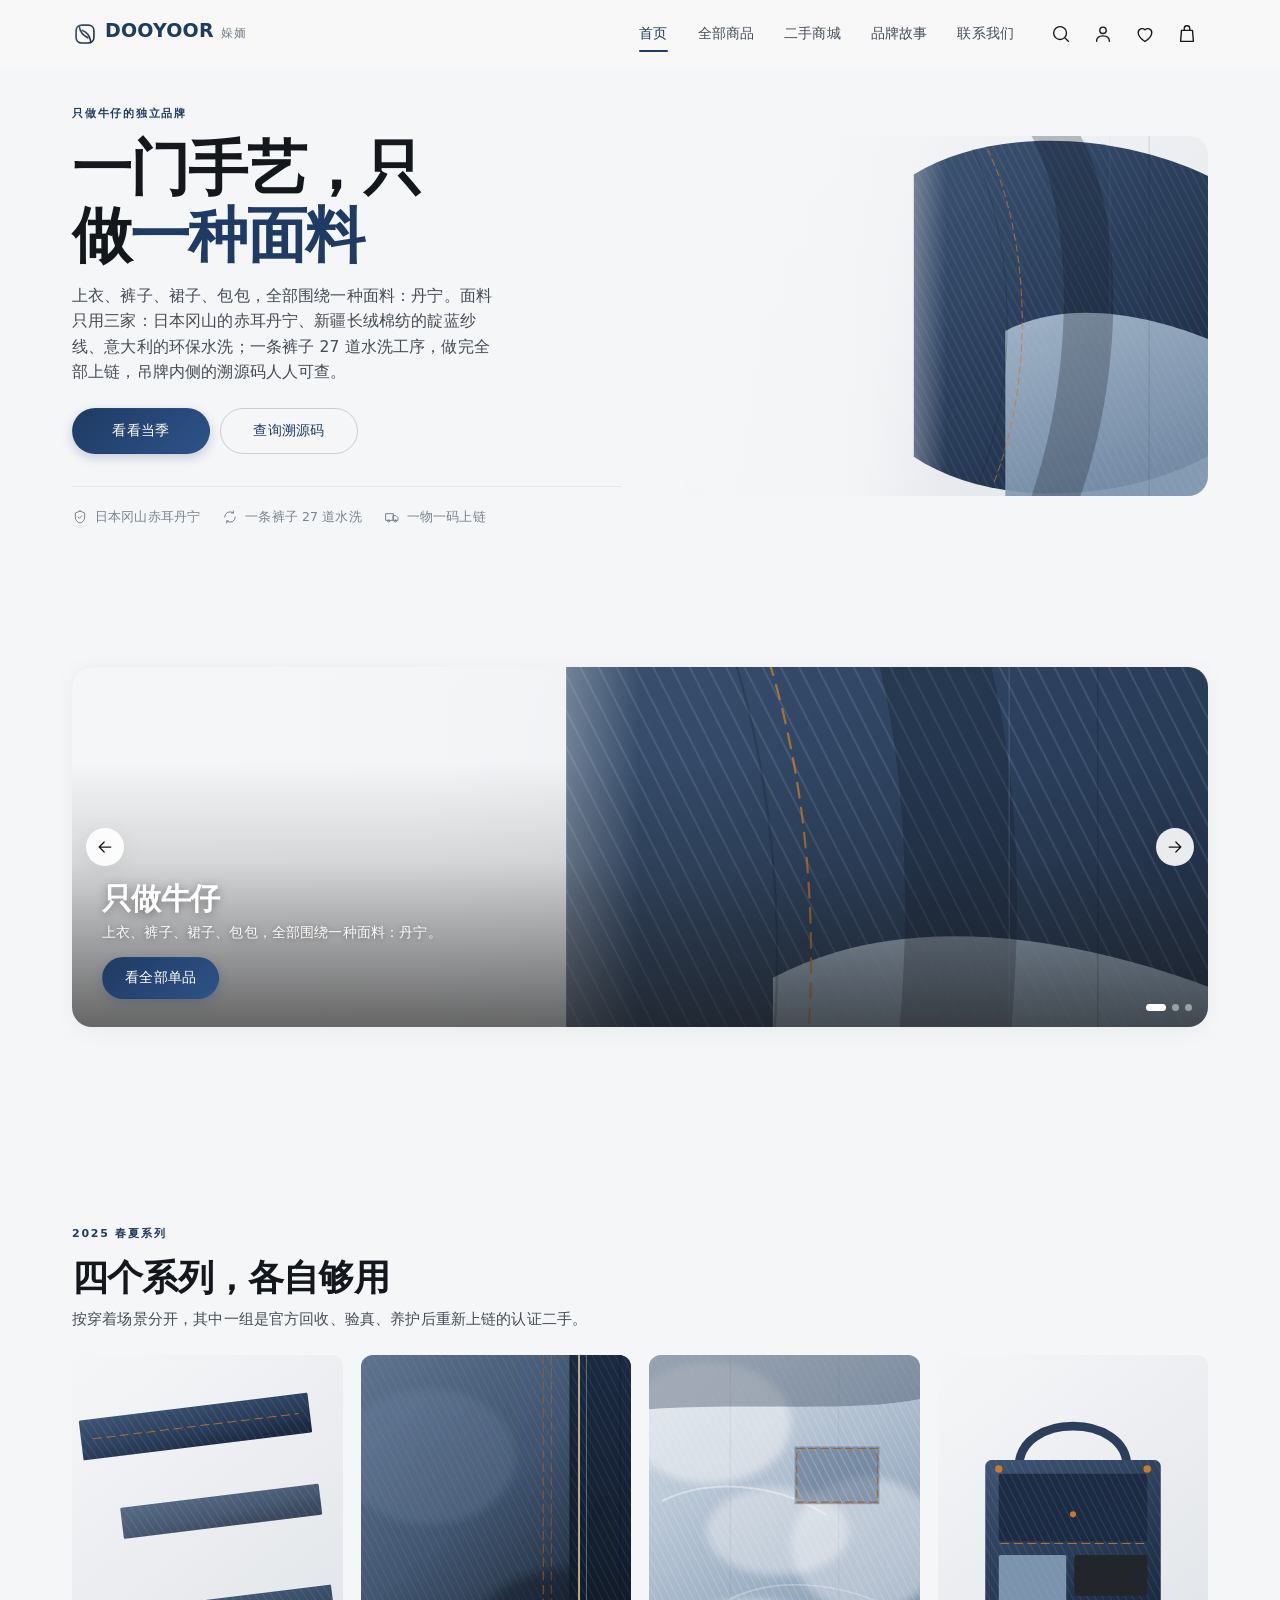
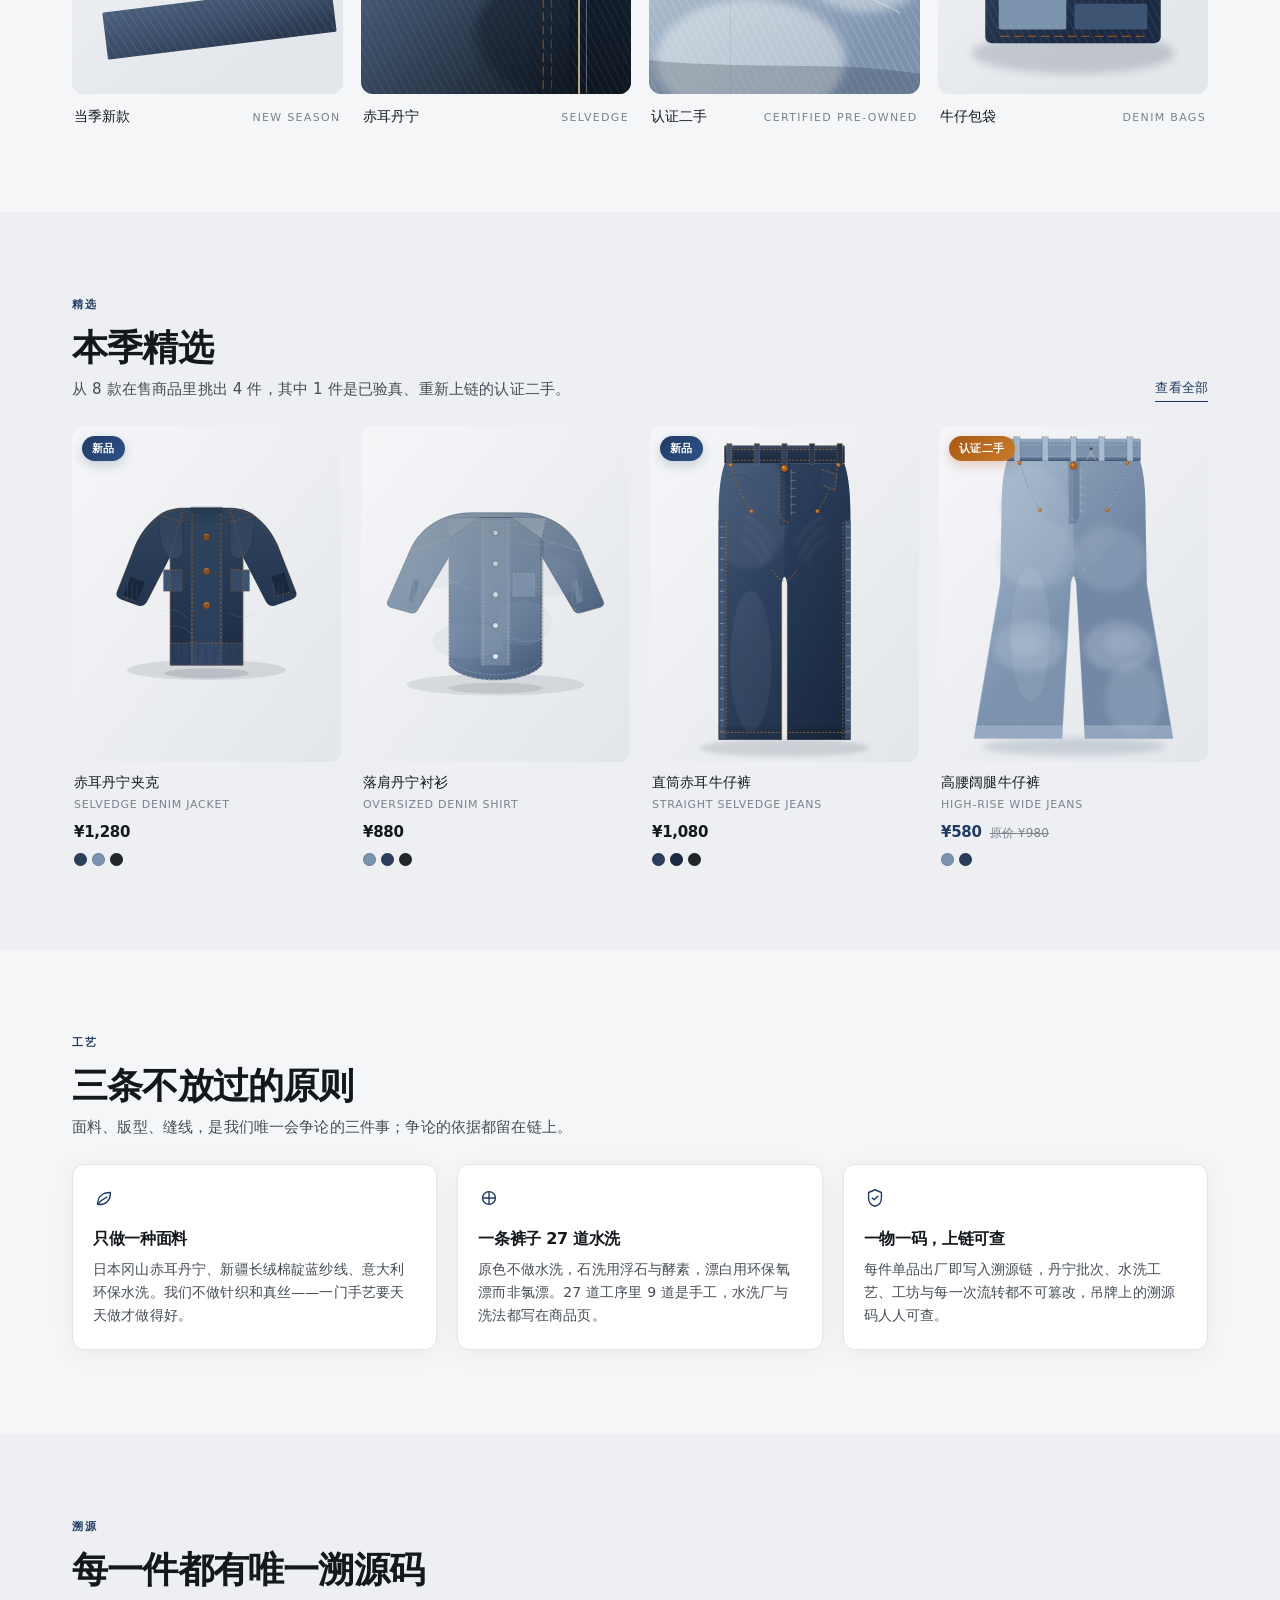
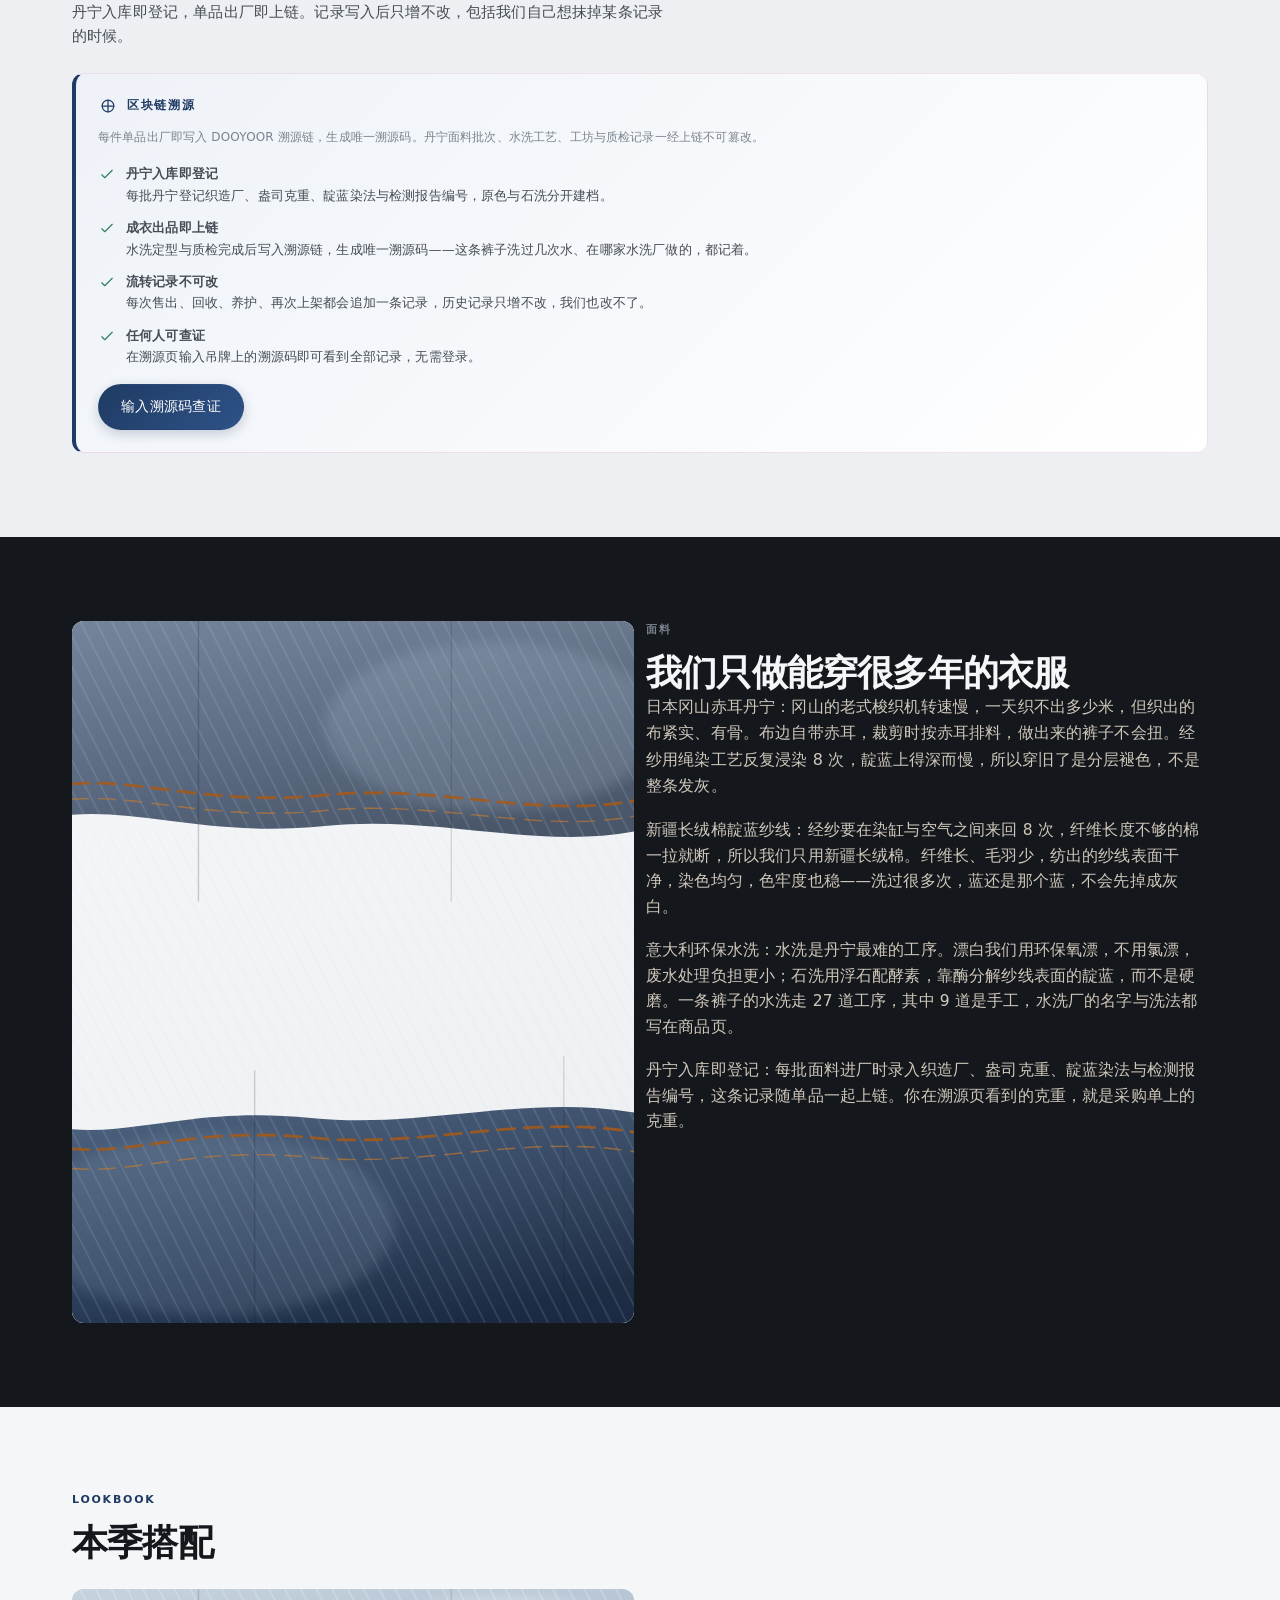
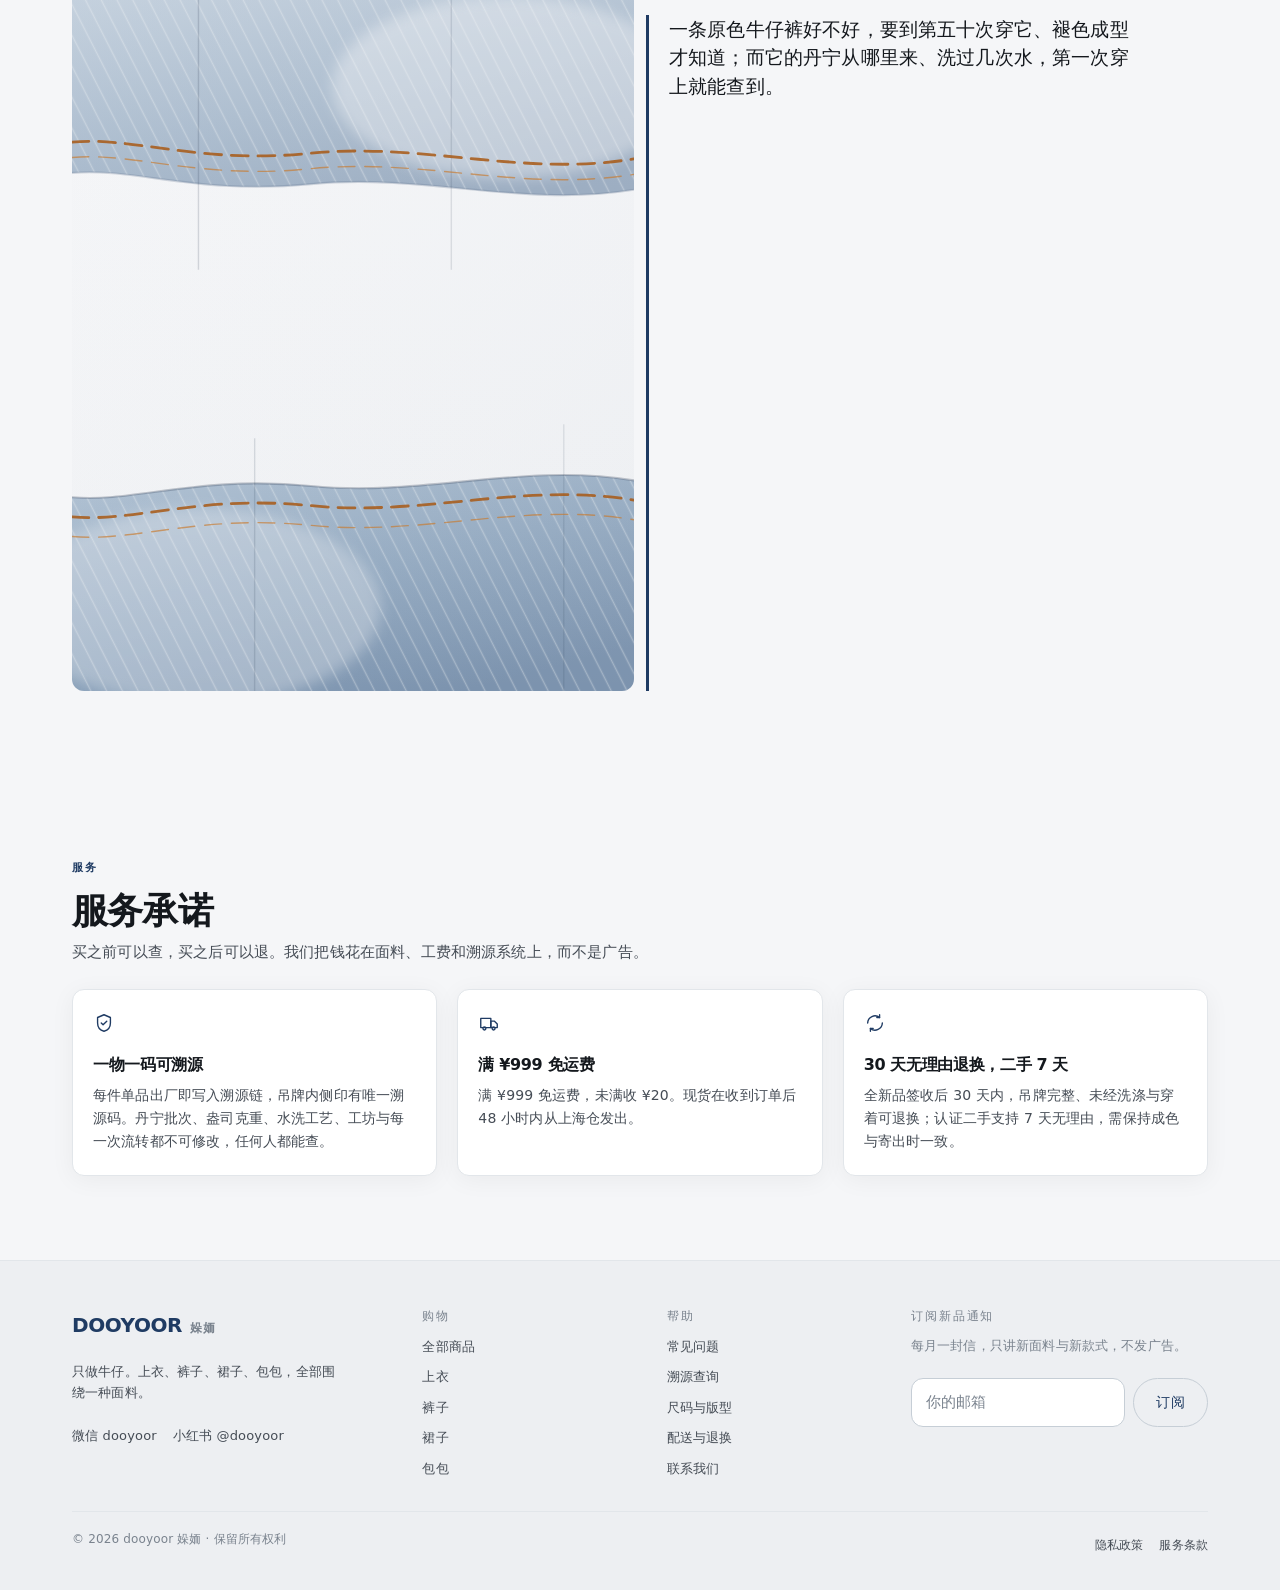
<file: index.html>
<!DOCTYPE html>
<html lang="zh-CN">
<head>
  <meta charset="utf-8">
  <meta name="viewport" content="width=device-width, initial-scale=1, viewport-fit=cover">
  <title>dooyoor 㛊䎟 · 只做牛仔</title>
  <meta name="description" content="dooyoor 㛊䎟 — 只做牛仔的独立品牌。上衣、裤子、裙子、包包，全部围绕一种面料：丹宁。日本冈山赤耳丹宁、新疆长绒棉靛蓝纱线、意大利环保水洗；每件单品一物一码上链，丹宁批次、水洗工艺与全部流转记录随溯源码可查。含认证二手，满 ¥999 免运费。">
  <meta name="theme-color" content="#F5F6F8">
  <meta property="og:type" content="website">
  <meta property="og:title" content="dooyoor 㛊䎟 · 只做牛仔">
  <meta property="og:description" content="只做牛仔：上衣、裤子、裙子、包包，全部围绕一种面料——丹宁。日本冈山赤耳丹宁、新疆长绒棉靛蓝纱线、意大利环保水洗；一物一码上链，含认证二手。">
  <meta property="og:image" content="assets/hero.svg">
  <link rel="icon" href="assets/logo-mark.svg" type="image/svg+xml">
  <link rel="apple-touch-icon" href="assets/logo-mark.svg">
  <link rel="stylesheet" href="css/style.css">
</head>
<body data-page="index">

  <a class="skip-link" href="#main">跳到主要内容</a>

  <header class="site-header" data-header>
    <div class="container header-inner">
      <button class="icon-btn menu-toggle" type="button" aria-label="打开菜单" aria-expanded="false" aria-controls="drawer" data-menu-toggle>
        <svg viewBox="0 0 24 24" width="22" height="22" aria-hidden="true" fill="none" stroke="currentColor" stroke-width="1.5" stroke-linecap="round"><path d="M3 6h18M3 12h18M3 18h18"/></svg>
      </button>

      <a class="brand" href="index.html">
        <img class="brand-mark" src="assets/logo-mark.svg" alt="" width="26" height="26" decoding="async">
        <span class="brand-name">dooyoor</span>
        <span class="brand-cn" aria-hidden="true">㛊䎟</span>
      </a>

      <nav class="nav-primary" aria-label="主导航">
        <a class="nav-link" href="index.html" data-nav="index">首页</a>
        <a class="nav-link" href="shop.html" data-nav="shop">全部商品</a>
        <a class="nav-link" href="preowned.html" data-nav="preowned">二手商城</a>
        <a class="nav-link" href="about.html" data-nav="about">品牌故事</a>
        <a class="nav-link" href="contact.html" data-nav="contact">联系我们</a>
      </nav>

      <div class="header-actions">
        <button class="icon-btn" type="button" aria-label="搜索商品" aria-expanded="false" aria-controls="search" data-search-toggle>
          <svg viewBox="0 0 24 24" width="22" height="22" aria-hidden="true" fill="none" stroke="currentColor" stroke-width="1.5" stroke-linecap="round"><circle cx="11" cy="11" r="7"/><path d="M20 20l-3.5-3.5"/></svg>
        </button>
        <a class="icon-btn" href="account.html" aria-label="我的" data-account-link>
          <svg viewBox="0 0 24 24" width="22" height="22" aria-hidden="true" fill="none" stroke="currentColor" stroke-width="1.5" stroke-linecap="round" stroke-linejoin="round"><circle cx="12" cy="8" r="3.5"/><path d="M5 20c0-3.9 3.1-6 7-6s7 2.1 7 6"/></svg>
        </a>
        <a class="icon-btn fav-link" href="shop.html?fav=1" aria-label="我的收藏">
          <svg viewBox="0 0 24 24" width="22" height="22" aria-hidden="true" fill="none" stroke="currentColor" stroke-width="1.5" stroke-linecap="round" stroke-linejoin="round"><path d="M12 20.2S4.6 15.5 4.6 10.4A4.3 4.3 0 0 1 12 7.5a4.3 4.3 0 0 1 7.4 2.9c0 5.1-7.4 9.8-7.4 9.8Z"/></svg>
          <span class="cart-badge" data-fav-count hidden>0</span>
        </a>
        <a class="icon-btn" href="cart.html" aria-label="购物袋">
          <svg viewBox="0 0 24 24" width="22" height="22" aria-hidden="true" fill="none" stroke="currentColor" stroke-width="1.5" stroke-linecap="round" stroke-linejoin="round"><path d="M6 8h12l1 12H5L6 8Z"/><path d="M9 8V6a3 3 0 0 1 6 0v2"/></svg>
          <span class="cart-badge" data-cart-count hidden>0</span>
        </a>
      </div>
    </div>
  </header>

  <div class="drawer" id="drawer" data-drawer hidden>
    <div class="drawer-backdrop" data-drawer-close></div>
    <aside class="drawer-panel" role="dialog" aria-modal="true" aria-label="站点菜单">
      <div class="drawer-head">
        <span class="drawer-title">dooyoor</span>
        <button class="icon-btn" type="button" aria-label="关闭菜单" data-drawer-close>
          <svg viewBox="0 0 24 24" width="22" height="22" aria-hidden="true" fill="none" stroke="currentColor" stroke-width="1.5" stroke-linecap="round"><path d="M6 6l12 12M18 6L6 18"/></svg>
        </button>
      </div>
      <nav class="drawer-nav" aria-label="移动端导航">
        <a class="drawer-link" href="index.html" data-nav="index">首页</a>
        <a class="drawer-link" href="shop.html" data-nav="shop">全部商品</a>
        <a class="drawer-link" href="preowned.html" data-nav="preowned">二手商城</a>
        <a class="drawer-link" href="verify.html" data-nav="verify">溯源查询</a>
        <a class="drawer-link" href="about.html" data-nav="about">品牌故事</a>
        <a class="drawer-link" href="contact.html" data-nav="contact">联系我们</a>
        <a class="drawer-link" href="cart.html" data-nav="cart">购物袋</a>
        <a class="drawer-link" href="shop.html?fav=1">我的收藏</a>
        <a class="drawer-link" href="account.html">我的账户</a>
      </nav>
      <div class="drawer-foot">
        <p class="drawer-note">满 ¥999 免运费 · 认证二手 7 天无理由</p>
        <a class="drawer-mail" href="mailto:hello@dooyoor.com">hello@dooyoor.com</a>
      </div>
    </aside>
  </div>

  <div class="search-overlay" id="search" data-search hidden>
    <div class="search-backdrop" data-search-close></div>
    <div class="search-panel" role="dialog" aria-modal="true" aria-label="搜索商品">
      <form class="search-form" action="shop.html" method="get" role="search">
        <label class="u-sr-only" for="siteSearch">搜索商品</label>
        <div class="search-field">
          <input class="input search-input" id="siteSearch" name="q" type="search" placeholder="搜索商品名或品类，如：丹宁" autocomplete="off">
          <button class="search-clear" type="button" aria-label="清空搜索内容" data-search-clear hidden>
            <svg viewBox="0 0 24 24" width="18" height="18" aria-hidden="true" fill="none" stroke="currentColor" stroke-width="1.5" stroke-linecap="round"><path d="M6 6l12 12M18 6L6 18"/></svg>
          </button>
        </div>
        <button class="btn btn--primary" type="submit">搜索</button>
      </form>
      <div class="search-suggest">
        <span class="search-suggest-label">热门搜索</span>
        <a class="filter-chip" href="shop.html?q=丹宁">丹宁</a>
        <a class="filter-chip" href="shop.html?q=牛仔">牛仔裤</a>
        <a class="filter-chip" href="shop.html?q=裙">裙子</a>
        <a class="filter-chip" href="shop.html?cond=used">认证二手</a>
      </div>
      <button class="btn btn--ghost search-close" type="button" data-search-close>关闭</button>
    </div>
  </div>

  <main id="main">

    <section class="hero container" aria-labelledby="heroTitle">
      <div class="hero-media">
        <img src="assets/hero.svg" alt="dooyoor 当季系列" width="1600" height="1100" decoding="async">
      </div>
      <div class="hero-body">
        <p class="eyebrow">只做牛仔的独立品牌</p>
        <h1 class="hero-title" id="heroTitle">一门手艺，只做<em>一种面料</em></h1>
        <p class="hero-sub">上衣、裤子、裙子、包包，全部围绕一种面料：丹宁。面料只用三家：日本冈山的赤耳丹宁、新疆长绒棉纺的靛蓝纱线、意大利的环保水洗；一条裤子 27 道水洗工序，做完全部上链，吊牌内侧的溯源码人人可查。</p>
        <div class="hero-cta">
          <a class="btn btn--primary" href="shop.html">看看当季</a>
          <a class="btn btn--outline" href="verify.html">查询溯源码</a>
        </div>
        <ul class="hero-meta">
          <li>
            <svg viewBox="0 0 24 24" width="16" height="16" aria-hidden="true" fill="none" stroke="currentColor" stroke-width="1.5" stroke-linecap="round" stroke-linejoin="round"><path d="M12 3l7 3v6c0 5-3 8-7 9-4-1-7-4-7-9V6l7-3Z"/><path d="M9 12l2 2 4-4"/></svg>
            日本冈山赤耳丹宁
          </li>
          <li>
            <svg viewBox="0 0 24 24" width="16" height="16" aria-hidden="true" fill="none" stroke="currentColor" stroke-width="1.5" stroke-linecap="round" stroke-linejoin="round"><path d="M4 12a8 8 0 0 1 13-6"/><path d="M20 12a8 8 0 0 1-13 6"/><path d="M17 3v3h-3"/><path d="M7 21v-3h3"/></svg>
            一条裤子 27 道水洗
          </li>
          <li>
            <svg viewBox="0 0 24 24" width="16" height="16" aria-hidden="true" fill="none" stroke="currentColor" stroke-width="1.5" stroke-linecap="round" stroke-linejoin="round"><path d="M3 7h11v10H3z"/><path d="M14 10h4l3 3v4h-7z"/><circle cx="7" cy="18" r="1.6"/><circle cx="17" cy="18" r="1.6"/></svg>
            一物一码上链
          </li>
        </ul>
      </div>
    </section>

    <section class="section section--tight" aria-label="精选推荐">
      <div class="container">
        <div class="banner" data-banner role="region" aria-roledescription="carousel" aria-label="精选推荐轮播">
          <div class="banner-swiper" data-banner-swiper>
            <div class="banner-track" data-banner-track aria-live="off"></div>
            <button class="banner-arrow banner-arrow--prev" type="button" aria-label="上一张" data-banner-prev>
              <svg viewBox="0 0 24 24" width="20" height="20" aria-hidden="true" fill="none" stroke="currentColor" stroke-width="1.5" stroke-linecap="round" stroke-linejoin="round"><path d="M19 12H5M11 18l-6-6 6-6"/></svg>
            </button>
            <button class="banner-arrow banner-arrow--next" type="button" aria-label="下一张" data-banner-next>
              <svg viewBox="0 0 24 24" width="20" height="20" aria-hidden="true" fill="none" stroke="currentColor" stroke-width="1.5" stroke-linecap="round" stroke-linejoin="round"><path d="M5 12h14M13 6l6 6-6 6"/></svg>
            </button>
            <div class="banner-dots" data-banner-dots></div>
          </div>
        </div>
      </div>
    </section>

    <section class="section" aria-labelledby="collectionTitle">
      <div class="container">
        <div class="section-head" data-reveal>
          <p class="eyebrow">2025 春夏系列</p>
          <h2 class="h2" id="collectionTitle">四个系列，各自够用</h2>
          <p class="lead">按穿着场景分开，其中一组是官方回收、验真、养护后重新上链的认证二手。</p>
        </div>
        <div class="collection-grid" data-collection-grid data-reveal></div>
      </div>
    </section>

    <section class="section section--paper2" aria-labelledby="featuredTitle">
      <div class="container">
        <div class="section-head section-head--split" data-reveal>
          <div>
            <p class="eyebrow">精选</p>
            <h2 class="h2" id="featuredTitle">本季精选</h2>
            <p class="lead">从 8 款在售商品里挑出 4 件，其中 1 件是已验真、重新上链的认证二手。</p>
          </div>
          <a class="section-link" href="shop.html">查看全部</a>
        </div>
        <div class="product-grid" data-product-grid data-reveal></div>
      </div>
    </section>

    <section class="section" aria-labelledby="pillarTitle">
      <div class="container">
        <div class="section-head" data-reveal>
          <p class="eyebrow">工艺</p>
          <h2 class="h2" id="pillarTitle">三条不放过的原则</h2>
          <p class="lead">面料、版型、缝线，是我们唯一会争论的三件事；争论的依据都留在链上。</p>
        </div>
        <div class="pillars" data-pillars data-reveal></div>
      </div>
    </section>

    <section class="section section--paper2" aria-labelledby="chainTitle">
      <div class="container">
        <div class="section-head" data-reveal>
          <p class="eyebrow">溯源</p>
          <h2 class="h2" id="chainTitle">每一件都有唯一溯源码</h2>
          <p class="lead">丹宁入库即登记，单品出厂即上链。记录写入后只增不改，包括我们自己想抹掉某条记录的时候。</p>
        </div>
        <div class="chain-panel" data-reveal>
          <div class="chain-head">
            <svg viewBox="0 0 24 24" width="20" height="20" aria-hidden="true" fill="none" stroke="currentColor" stroke-width="1.5" stroke-linecap="round" stroke-linejoin="round"><circle cx="12" cy="12" r="7"/><path d="M12 5v14M5 12h14"/></svg>
            <span class="chain-title">区块链溯源</span>
          </div>
          <p class="chain-note" data-chain-note></p>
          <div class="verify-steps" data-verify-steps></div>
          <div class="chain-actions">
            <a class="btn btn--primary" href="verify.html">输入溯源码查证</a>
          </div>
        </div>
      </div>
    </section>

    <section class="section section--ink" aria-labelledby="fabricTitle">
      <div class="container">
        <div class="lookbook">
          <div class="look-card">
            <img src="assets/look-01.svg" alt="冈山赤耳丹宁的布边、靛蓝经纬与石洗后的褪色肌理" loading="lazy" decoding="async" width="800" height="1000">
          </div>
          <div>
            <p class="eyebrow">面料</p>
            <h2 class="h2" id="fabricTitle">我们只做能穿很多年的衣服</h2>
            <div class="prose">
              <p>日本冈山赤耳丹宁：冈山的老式梭织机转速慢，一天织不出多少米，但织出的布紧实、有骨。布边自带赤耳，裁剪时按赤耳排料，做出来的裤子不会扭。经纱用绳染工艺反复浸染 8 次，靛蓝上得深而慢，所以穿旧了是分层褪色，不是整条发灰。</p>
              <p>新疆长绒棉靛蓝纱线：经纱要在染缸与空气之间来回 8 次，纤维长度不够的棉一拉就断，所以我们只用新疆长绒棉。纤维长、毛羽少，纺出的纱线表面干净，染色均匀，色牢度也稳——洗过很多次，蓝还是那个蓝，不会先掉成灰白。</p>
              <p>意大利环保水洗：水洗是丹宁最难的工序。漂白我们用环保氧漂，不用氯漂，废水处理负担更小；石洗用浮石配酵素，靠酶分解纱线表面的靛蓝，而不是硬磨。一条裤子的水洗走 27 道工序，其中 9 道是手工，水洗厂的名字与洗法都写在商品页。</p>
              <p>丹宁入库即登记：每批面料进厂时录入织造厂、盎司克重、靛蓝染法与检测报告编号，这条记录随单品一起上链。你在溯源页看到的克重，就是采购单上的克重。</p>
            </div>
          </div>
        </div>
      </div>
    </section>

    <section class="section" aria-labelledby="lookbookTitle">
      <div class="container">
        <div class="section-head" data-reveal>
          <p class="eyebrow">Lookbook</p>
          <h2 class="h2" id="lookbookTitle">本季搭配</h2>
        </div>
        <div class="lookbook">
          <div class="look-card">
            <img src="assets/look-02.svg" alt="dooyoor 当季牛仔搭配：丹宁上衣与直筒牛仔裤" loading="lazy" decoding="async" width="800" height="1000">
          </div>
          <p class="quote">一条原色牛仔裤好不好，要到第五十次穿它、褪色成型才知道；而它的丹宁从哪里来、洗过几次水，第一次穿上就能查到。</p>
        </div>
      </div>
    </section>

    <section class="section section--tight" aria-labelledby="promiseTitle">
      <div class="container">
        <div class="section-head" data-reveal>
          <p class="eyebrow">服务</p>
          <h2 class="h2" id="promiseTitle">服务承诺</h2>
          <p class="lead">买之前可以查，买之后可以退。我们把钱花在面料、工费和溯源系统上，而不是广告。</p>
        </div>
        <div class="pillars" data-promise-pillars data-reveal></div>
      </div>
    </section>

  </main>

  <footer class="site-footer">
    <div class="container">
      <div class="footer-grid">
        <div class="footer-col footer-brand">
          <p class="footer-logo">dooyoor<span class="footer-cn">㛊䎟</span></p>
          <p class="footer-tagline">只做牛仔。上衣、裤子、裙子、包包，全部围绕一种面料。</p>
          <p class="footer-social">
            <a class="footer-link" href="contact.html">微信 dooyoor</a>
            <a class="footer-link" href="contact.html">小红书 @dooyoor</a>
          </p>
        </div>
        <div class="footer-col">
          <h2 class="footer-title">购物</h2>
          <a class="footer-link" href="shop.html">全部商品</a>
          <a class="footer-link" href="shop.html?c=tops">上衣</a>
          <a class="footer-link" href="shop.html?c=bottoms">裤子</a>
          <a class="footer-link" href="shop.html?c=skirts">裙子</a>
          <a class="footer-link" href="shop.html?c=bags">包包</a>
        </div>
        <div class="footer-col">
          <h2 class="footer-title">帮助</h2>
          <a class="footer-link" href="contact.html#faq">常见问题</a>
          <a class="footer-link" href="verify.html">溯源查询</a>
          <a class="footer-link" href="contact.html#faq">尺码与版型</a>
          <a class="footer-link" href="contact.html#faq">配送与退换</a>
          <a class="footer-link" href="contact.html">联系我们</a>
        </div>
        <div class="footer-col footer-news">
          <h2 class="footer-title">订阅新品通知</h2>
          <p class="footer-note">每月一封信，只讲新面料与新款式，不发广告。</p>
          <form class="news-form" data-news-form novalidate>
            <label class="u-sr-only" for="newsEmail">邮箱地址</label>
            <input class="input" id="newsEmail" name="email" type="email" placeholder="你的邮箱" autocomplete="email" required>
            <button class="btn btn--outline" type="submit">订阅</button>
          </form>
          <p class="form-note" data-news-note></p>
        </div>
      </div>
      <div class="footer-bottom">
        <p>© <span data-year>2025</span> dooyoor 㛊䎟 · 保留所有权利</p>
        <p class="footer-legal"><a class="footer-link" href="#">隐私政策</a><a class="footer-link" href="#">服务条款</a></p>
      </div>
    </div>
  </footer>

  <nav class="bottom-nav" aria-label="底部导航">
    <a class="bottom-nav-item" href="index.html" data-nav="index">
      <svg viewBox="0 0 24 24" width="22" height="22" aria-hidden="true" fill="none" stroke="currentColor" stroke-width="1.5" stroke-linecap="round" stroke-linejoin="round"><path d="M4 11l8-6 8 6"/><path d="M6 10v9h12v-9"/></svg>
      <span class="bottom-nav-label">首页</span>
    </a>
    <a class="bottom-nav-item" href="shop.html" data-nav="shop">
      <svg viewBox="0 0 24 24" width="22" height="22" aria-hidden="true" fill="none" stroke="currentColor" stroke-width="1.5" stroke-linecap="round" stroke-linejoin="round"><path d="M4 6h16l-1.5 13h-13L4 6Z"/><path d="M9 6a3 3 0 0 1 6 0"/></svg>
      <span class="bottom-nav-label">商品</span>
    </a>
    <a class="bottom-nav-item" href="preowned.html" data-nav="preowned">
      <svg viewBox="0 0 24 24" width="22" height="22" aria-hidden="true" fill="none" stroke="currentColor" stroke-width="1.5" stroke-linecap="round" stroke-linejoin="round"><path d="M4 12a8 8 0 0 1 13-6"/><path d="M20 12a8 8 0 0 1-13 6"/><path d="M17 3v3h-3"/><path d="M7 21v-3h3"/></svg>
      <span class="bottom-nav-label">二手</span>
    </a>
    <a class="bottom-nav-item" href="cart.html" data-nav="cart">
      <span class="bottom-nav-icon-wrap">
        <svg viewBox="0 0 24 24" width="22" height="22" aria-hidden="true" fill="none" stroke="currentColor" stroke-width="1.5" stroke-linecap="round" stroke-linejoin="round"><path d="M6 8h12l1 12H5L6 8Z"/><path d="M9 8V6a3 3 0 0 1 6 0v2"/></svg>
        <span class="cart-badge" data-cart-count hidden>0</span>
      </span>
      <span class="bottom-nav-label">购物袋</span>
    </a>
    <a class="bottom-nav-item" href="account.html" data-nav="account">
      <svg viewBox="0 0 24 24" width="22" height="22" aria-hidden="true" fill="none" stroke="currentColor" stroke-width="1.5" stroke-linecap="round" stroke-linejoin="round"><circle cx="12" cy="8" r="3.5"/><path d="M5 20c0-3.9 3.1-6 7-6s7 2.1 7 6"/></svg>
      <span class="bottom-nav-label">我的</span>
    </a>
  </nav>
  <div class="toast" data-toast role="status" aria-live="polite"></div>

  <script src="js/site-config.js"></script>
  <script src="js/cart.js"></script>
  <script src="js/main.js"></script>
  <script src="js/fav.js"></script>
  <script src="js/auth.js"></script>
  <script src="js/wallet.js"></script>
  <script src="js/orders.js"></script>
  <script src="js/preowned.js"></script>
  <script src="js/home.js"></script>
</body>
</html>
</file>
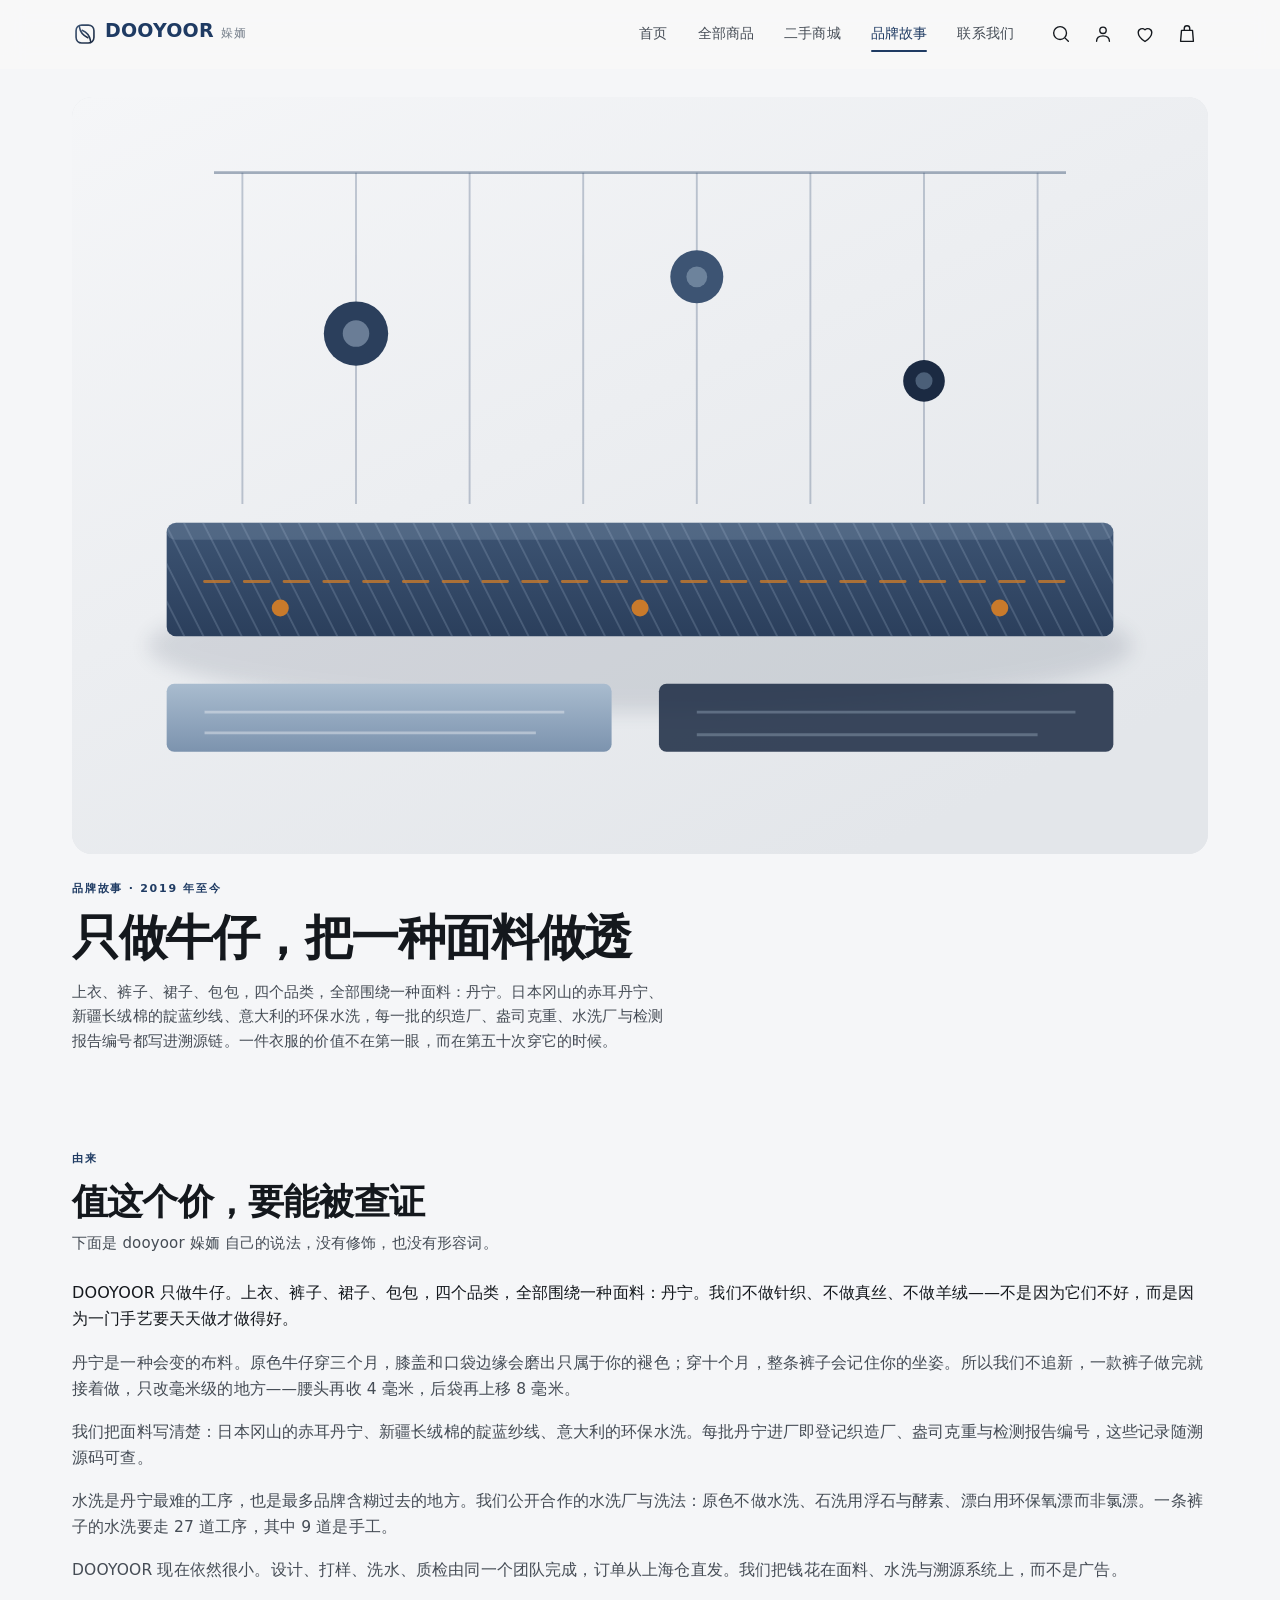
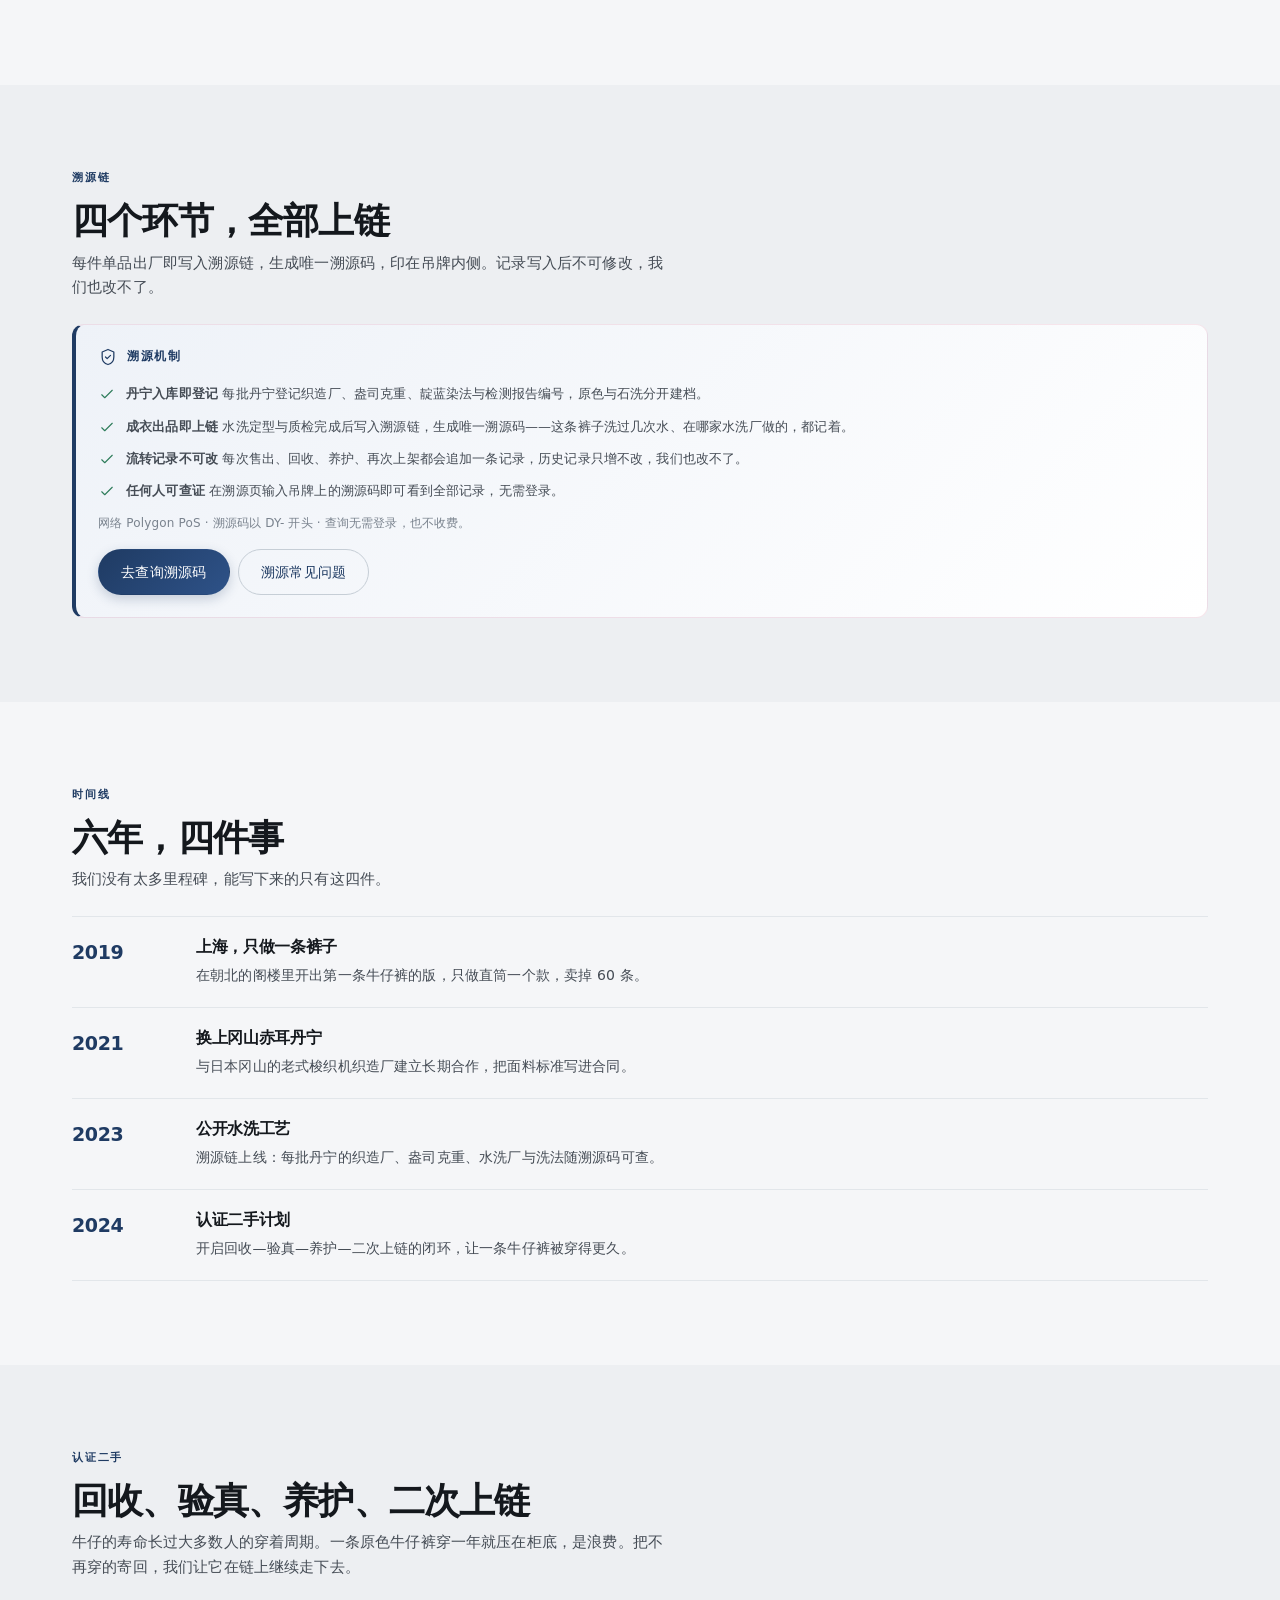
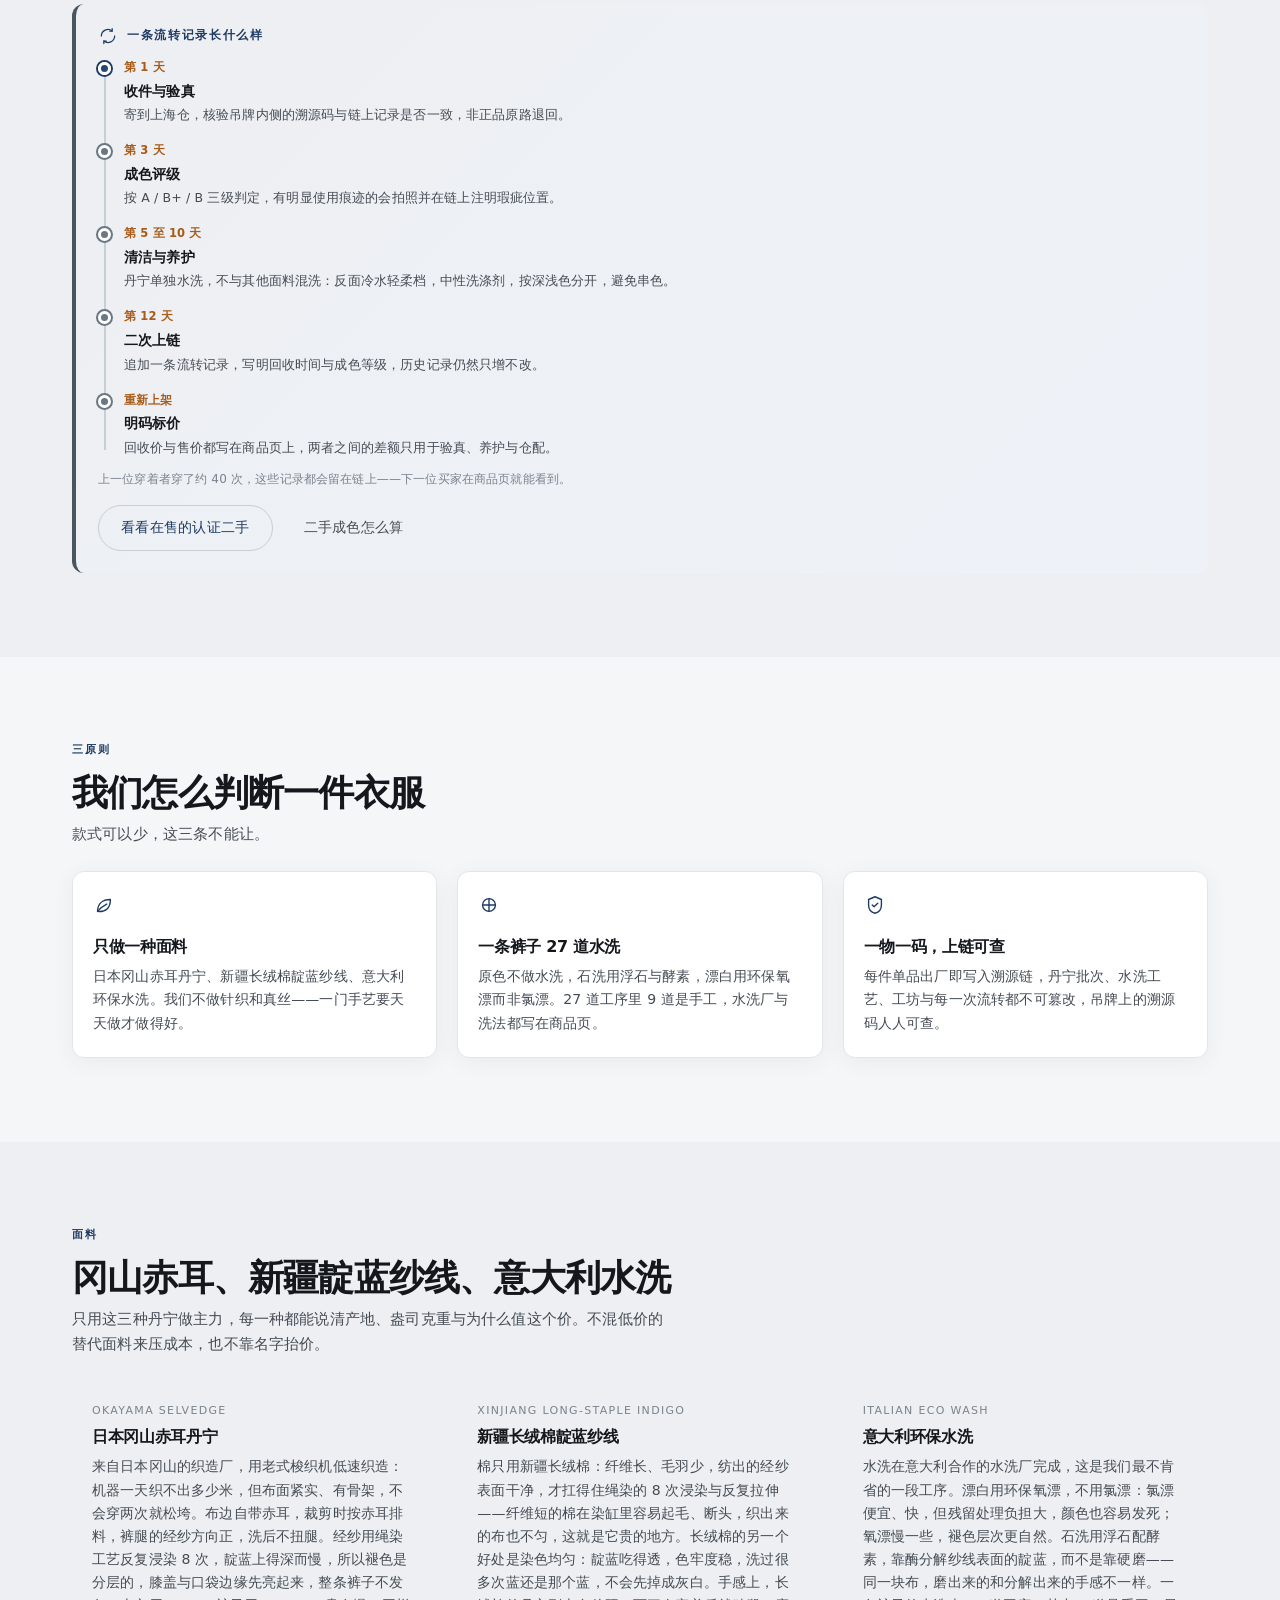
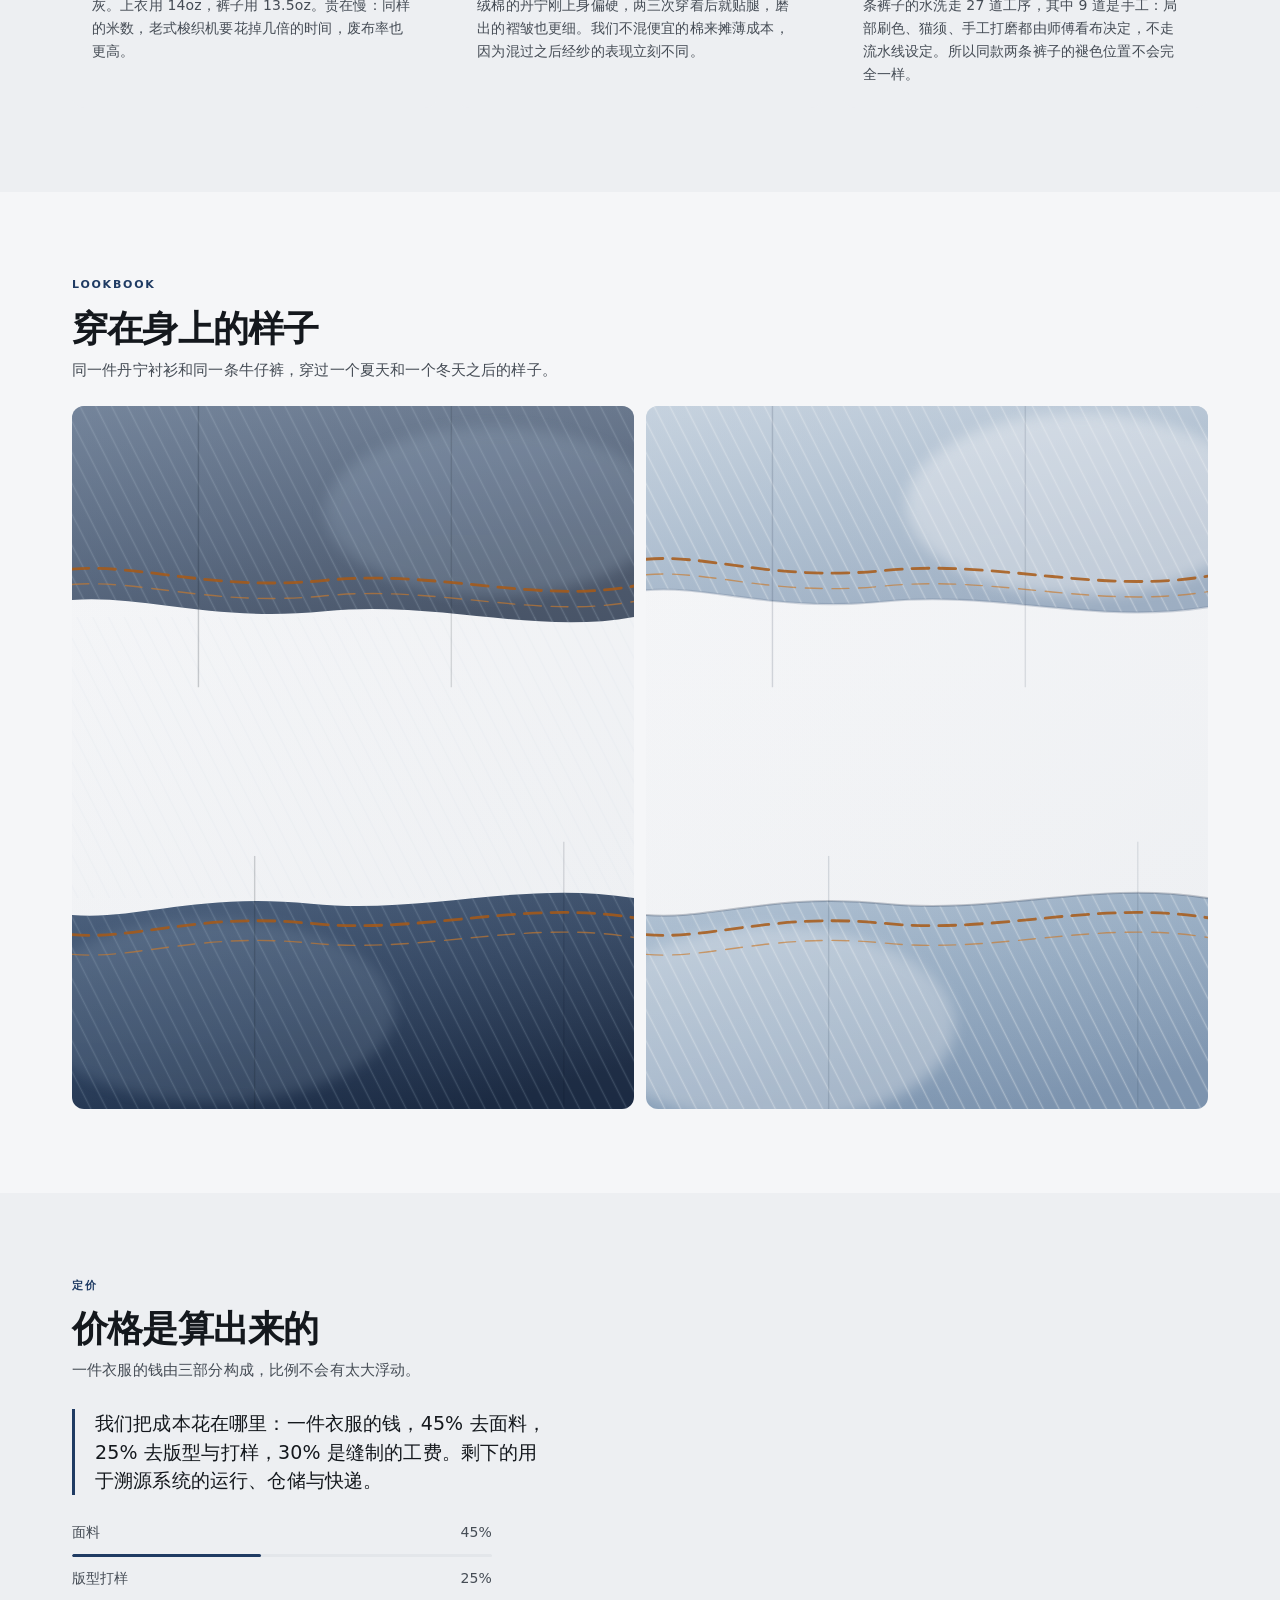
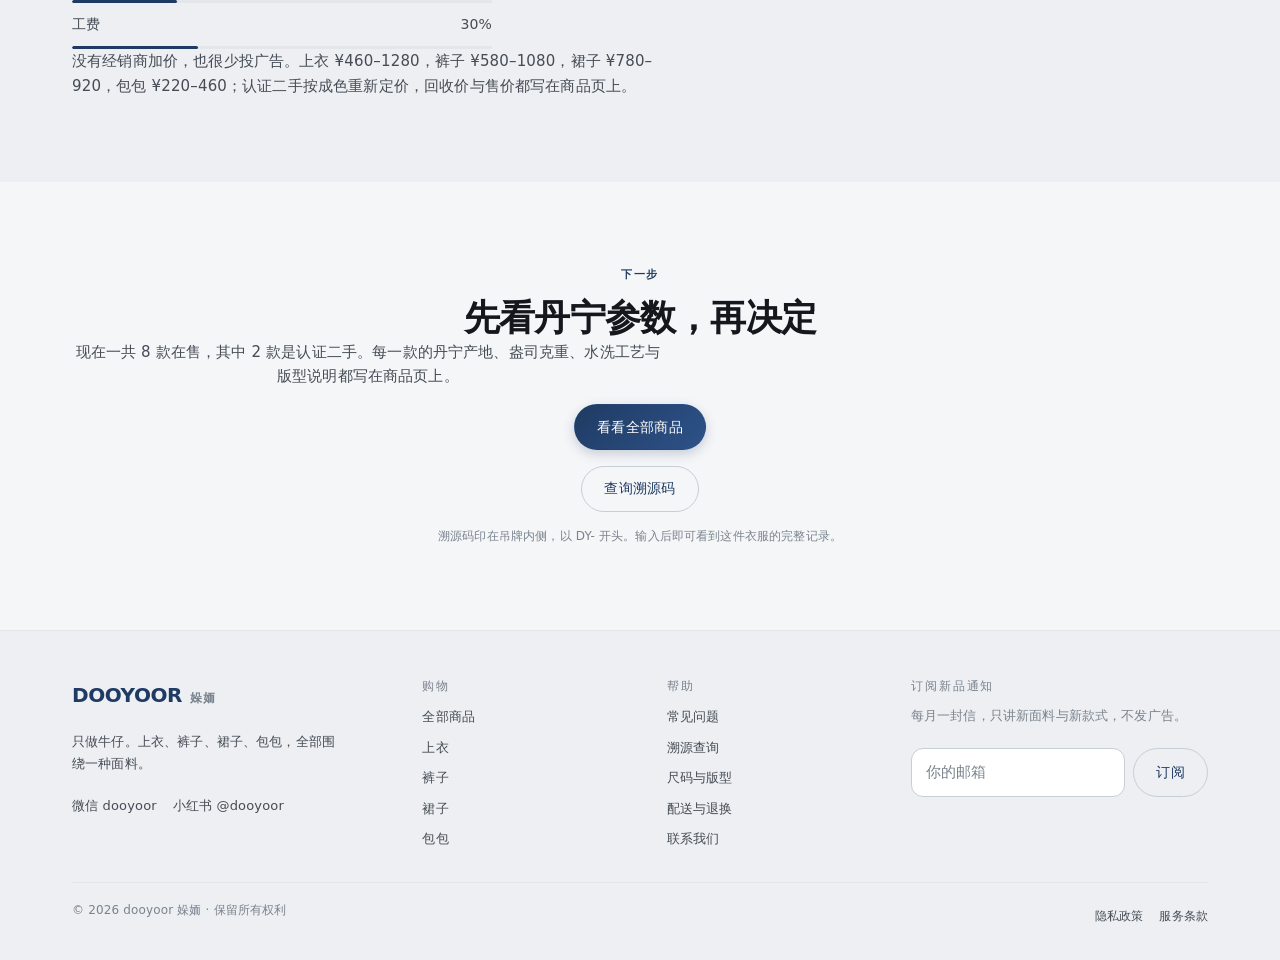
<file: about.html>
<!DOCTYPE html>
<html lang="zh-CN">
<head>
  <meta charset="utf-8">
  <meta name="viewport" content="width=device-width, initial-scale=1, viewport-fit=cover">
  <title>品牌故事 · dooyoor 㛊䎟 · 只做牛仔</title>
  <meta name="description" content="dooyoor 㛊䎟 的品牌故事：只做牛仔。上衣、裤子、裙子、包包，全部围绕一种面料——丹宁。只用日本冈山赤耳丹宁、新疆长绒棉靛蓝纱线与意大利环保水洗；丹宁批次、盎司克重、水洗工艺与每一次流转都写入溯源链，并提供认证二手回收、验真、养护与二次上链。">
  <meta name="theme-color" content="#F5F6F8">
  <meta property="og:type" content="website">
  <meta property="og:title" content="品牌故事 · dooyoor 㛊䎟 · 只做牛仔">
  <meta property="og:description" content="只做牛仔：上衣、裤子、裙子、包包，全部围绕一种面料——丹宁。日本冈山赤耳丹宁、新疆长绒棉靛蓝纱线、意大利环保水洗；产地、盎司克重、水洗工艺与流转记录全部上链可查。">
  <meta property="og:image" content="assets/hero.svg">
  <link rel="icon" href="assets/logo-mark.svg" type="image/svg+xml">
  <link rel="apple-touch-icon" href="assets/logo-mark.svg">
  <link rel="stylesheet" href="css/style.css">
</head>
<body data-page="about">

  <a class="skip-link" href="#main">跳到主要内容</a>

  <header class="site-header" data-header>
    <div class="container header-inner">
      <button class="icon-btn menu-toggle" type="button" aria-label="打开菜单" aria-expanded="false" aria-controls="drawer" data-menu-toggle>
        <svg viewBox="0 0 24 24" width="22" height="22" aria-hidden="true" fill="none" stroke="currentColor" stroke-width="1.5" stroke-linecap="round"><path d="M3 6h18M3 12h18M3 18h18"/></svg>
      </button>

      <a class="brand" href="index.html">
        <img class="brand-mark" src="assets/logo-mark.svg" alt="" width="26" height="26" decoding="async">
        <span class="brand-name">dooyoor</span>
        <span class="brand-cn" aria-hidden="true">㛊䎟</span>
      </a>

      <nav class="nav-primary" aria-label="主导航">
        <a class="nav-link" href="index.html" data-nav="index">首页</a>
        <a class="nav-link" href="shop.html" data-nav="shop">全部商品</a>
        <a class="nav-link" href="preowned.html" data-nav="preowned">二手商城</a>
        <a class="nav-link" href="about.html" data-nav="about">品牌故事</a>
        <a class="nav-link" href="contact.html" data-nav="contact">联系我们</a>
      </nav>

      <div class="header-actions">
        <button class="icon-btn" type="button" aria-label="搜索商品" aria-expanded="false" aria-controls="search" data-search-toggle>
          <svg viewBox="0 0 24 24" width="22" height="22" aria-hidden="true" fill="none" stroke="currentColor" stroke-width="1.5" stroke-linecap="round"><circle cx="11" cy="11" r="7"/><path d="M20 20l-3.5-3.5"/></svg>
        </button>
        <a class="icon-btn" href="account.html" aria-label="我的" data-account-link>
          <svg viewBox="0 0 24 24" width="22" height="22" aria-hidden="true" fill="none" stroke="currentColor" stroke-width="1.5" stroke-linecap="round" stroke-linejoin="round"><circle cx="12" cy="8" r="3.5"/><path d="M5 20c0-3.9 3.1-6 7-6s7 2.1 7 6"/></svg>
        </a>
        <a class="icon-btn fav-link" href="shop.html?fav=1" aria-label="我的收藏">
          <svg viewBox="0 0 24 24" width="22" height="22" aria-hidden="true" fill="none" stroke="currentColor" stroke-width="1.5" stroke-linecap="round" stroke-linejoin="round"><path d="M12 20.2S4.6 15.5 4.6 10.4A4.3 4.3 0 0 1 12 7.5a4.3 4.3 0 0 1 7.4 2.9c0 5.1-7.4 9.8-7.4 9.8Z"/></svg>
          <span class="cart-badge" data-fav-count hidden>0</span>
        </a>
        <a class="icon-btn" href="cart.html" aria-label="购物袋">
          <svg viewBox="0 0 24 24" width="22" height="22" aria-hidden="true" fill="none" stroke="currentColor" stroke-width="1.5" stroke-linecap="round" stroke-linejoin="round"><path d="M6 8h12l1 12H5L6 8Z"/><path d="M9 8V6a3 3 0 0 1 6 0v2"/></svg>
          <span class="cart-badge" data-cart-count hidden>0</span>
        </a>
      </div>
    </div>
  </header>

  <div class="drawer" id="drawer" data-drawer hidden>
    <div class="drawer-backdrop" data-drawer-close></div>
    <aside class="drawer-panel" role="dialog" aria-modal="true" aria-label="站点菜单">
      <div class="drawer-head">
        <span class="drawer-title">dooyoor</span>
        <button class="icon-btn" type="button" aria-label="关闭菜单" data-drawer-close>
          <svg viewBox="0 0 24 24" width="22" height="22" aria-hidden="true" fill="none" stroke="currentColor" stroke-width="1.5" stroke-linecap="round"><path d="M6 6l12 12M18 6L6 18"/></svg>
        </button>
      </div>
      <nav class="drawer-nav" aria-label="移动端导航">
        <a class="drawer-link" href="index.html" data-nav="index">首页</a>
        <a class="drawer-link" href="shop.html" data-nav="shop">全部商品</a>
        <a class="drawer-link" href="preowned.html" data-nav="preowned">二手商城</a>
        <a class="drawer-link" href="verify.html" data-nav="verify">溯源查询</a>
        <a class="drawer-link" href="about.html" data-nav="about">品牌故事</a>
        <a class="drawer-link" href="contact.html" data-nav="contact">联系我们</a>
        <a class="drawer-link" href="cart.html" data-nav="cart">购物袋</a>
        <a class="drawer-link" href="shop.html?fav=1">我的收藏</a>
        <a class="drawer-link" href="account.html">我的账户</a>
      </nav>
      <div class="drawer-foot">
        <p class="drawer-note">满 ¥999 免运费 · 认证二手 7 天无理由</p>
        <a class="drawer-mail" href="mailto:hello@dooyoor.com">hello@dooyoor.com</a>
      </div>
    </aside>
  </div>

  <div class="search-overlay" id="search" data-search hidden>
    <div class="search-backdrop" data-search-close></div>
    <div class="search-panel" role="dialog" aria-modal="true" aria-label="搜索商品">
      <form class="search-form" action="shop.html" method="get" role="search">
        <label class="u-sr-only" for="siteSearch">搜索商品</label>
        <div class="search-field">
          <input class="input search-input" id="siteSearch" name="q" type="search" placeholder="搜索商品名或品类，如：丹宁" autocomplete="off">
          <button class="search-clear" type="button" aria-label="清空搜索内容" data-search-clear hidden>
            <svg viewBox="0 0 24 24" width="18" height="18" aria-hidden="true" fill="none" stroke="currentColor" stroke-width="1.5" stroke-linecap="round"><path d="M6 6l12 12M18 6L6 18"/></svg>
          </button>
        </div>
        <button class="btn btn--primary" type="submit">搜索</button>
      </form>
      <div class="search-suggest">
        <span class="search-suggest-label">热门搜索</span>
        <a class="filter-chip" href="shop.html?q=丹宁">丹宁</a>
        <a class="filter-chip" href="shop.html?q=牛仔">牛仔裤</a>
        <a class="filter-chip" href="shop.html?q=裙">裙子</a>
        <a class="filter-chip" href="shop.html?cond=used">认证二手</a>
      </div>
      <button class="btn btn--ghost search-close" type="button" data-search-close>关闭</button>
    </div>
  </div>

  <main id="main">

    <section class="about-hero">
      <div class="container">
        <div class="about-hero-media">
          <img src="assets/about-workshop.svg" alt="dooyoor 上海丹宁工坊：六米长的裁床、竖立的线架与几卷待裁的靛蓝丹宁" width="1200" height="800" decoding="async">
        </div>
        <p class="eyebrow">品牌故事 · 2019 年至今</p>
        <h1 class="h1">只做牛仔，把一种面料做透</h1>
        <p class="lead">上衣、裤子、裙子、包包，四个品类，全部围绕一种面料：丹宁。日本冈山的赤耳丹宁、新疆长绒棉的靛蓝纱线、意大利的环保水洗，每一批的织造厂、盎司克重、水洗厂与检测报告编号都写进溯源链。一件衣服的价值不在第一眼，而在第五十次穿它的时候。</p>
      </div>
    </section>

    <section class="section">
      <div class="container">
        <div class="section-head">
          <p class="eyebrow">由来</p>
          <h2 class="h2">值这个价，要能被查证</h2>
          <p class="lead">下面是 dooyoor 㛊䎟 自己的说法，没有修饰，也没有形容词。</p>
        </div>
        <div class="prose" data-about-story></div>
      </div>
    </section>

    <section class="section section--paper2" id="chain">
      <div class="container">
        <div class="section-head">
          <p class="eyebrow">溯源链</p>
          <h2 class="h2">四个环节，全部上链</h2>
          <p class="lead">每件单品出厂即写入溯源链，生成唯一溯源码，印在吊牌内侧。记录写入后不可修改，我们也改不了。</p>
        </div>
        <div class="chain-panel">
          <div class="chain-head">
            <svg viewBox="0 0 24 24" width="20" height="20" aria-hidden="true" fill="none" stroke="currentColor" stroke-width="1.5" stroke-linecap="round" stroke-linejoin="round"><path d="M12 3l7 3v6c0 5-3 8-7 9-4-1-7-4-7-9V6l7-3Z"/><path d="M9 12l2 2 4-4"/></svg>
            <span class="chain-title">溯源机制</span>
          </div>
          <div class="verify-steps" data-about-chain-steps></div>
          <p class="chain-note">网络 Polygon PoS · 溯源码以 DY- 开头 · 查询无需登录，也不收费。</p>
          <div class="chain-actions">
            <a class="btn btn--primary" href="verify.html">去查询溯源码</a>
            <a class="btn btn--outline" href="contact.html#faq">溯源常见问题</a>
          </div>
        </div>
      </div>
    </section>

    <section class="section">
      <div class="container">
        <div class="section-head">
          <p class="eyebrow">时间线</p>
          <h2 class="h2">六年，四件事</h2>
          <p class="lead">我们没有太多里程碑，能写下来的只有这四件。</p>
        </div>
        <ol class="timeline" data-about-timeline></ol>
      </div>
    </section>

    <section class="section section--paper2" id="pre-owned">
      <div class="container">
        <div class="section-head">
          <p class="eyebrow">认证二手</p>
          <h2 class="h2">回收、验真、养护、二次上链</h2>
          <p class="lead">牛仔的寿命长过大多数人的穿着周期。一条原色牛仔裤穿一年就压在柜底，是浪费。把不再穿的寄回，我们让它在链上继续走下去。</p>
        </div>
        <div class="lifecycle">
          <div class="chain-head">
            <svg viewBox="0 0 24 24" width="20" height="20" aria-hidden="true" fill="none" stroke="currentColor" stroke-width="1.5" stroke-linecap="round" stroke-linejoin="round"><path d="M4 12a8 8 0 0 1 13-6"/><path d="M20 12a8 8 0 0 1-13 6"/><path d="M17 3v3h-3"/><path d="M7 21v-3h3"/></svg>
            <span class="chain-title">一条流转记录长什么样</span>
          </div>
          <ol class="lifecycle-list">
            <li class="lifecycle-item">
              <span class="lifecycle-marker" aria-hidden="true"></span>
              <p class="lifecycle-date">第 1 天</p>
              <p class="lifecycle-title">收件与验真</p>
              <p class="lifecycle-desc">寄到上海仓，核验吊牌内侧的溯源码与链上记录是否一致，非正品原路退回。</p>
            </li>
            <li class="lifecycle-item">
              <span class="lifecycle-marker" aria-hidden="true"></span>
              <p class="lifecycle-date">第 3 天</p>
              <p class="lifecycle-title">成色评级</p>
              <p class="lifecycle-desc">按 A / B+ / B 三级判定，有明显使用痕迹的会拍照并在链上注明瑕疵位置。</p>
            </li>
            <li class="lifecycle-item">
              <span class="lifecycle-marker" aria-hidden="true"></span>
              <p class="lifecycle-date">第 5 至 10 天</p>
              <p class="lifecycle-title">清洁与养护</p>
              <p class="lifecycle-desc">丹宁单独水洗，不与其他面料混洗：反面冷水轻柔档，中性洗涤剂，按深浅色分开，避免串色。</p>
            </li>
            <li class="lifecycle-item">
              <span class="lifecycle-marker" aria-hidden="true"></span>
              <p class="lifecycle-date">第 12 天</p>
              <p class="lifecycle-title">二次上链</p>
              <p class="lifecycle-desc">追加一条流转记录，写明回收时间与成色等级，历史记录仍然只增不改。</p>
            </li>
            <li class="lifecycle-item">
              <span class="lifecycle-marker" aria-hidden="true"></span>
              <p class="lifecycle-date">重新上架</p>
              <p class="lifecycle-title">明码标价</p>
              <p class="lifecycle-desc">回收价与售价都写在商品页上，两者之间的差额只用于验真、养护与仓配。</p>
            </li>
          </ol>
          <p class="chain-note">上一位穿着者穿了约 40 次，这些记录都会留在链上——下一位买家在商品页就能看到。</p>
          <div class="chain-actions">
            <a class="btn btn--outline" href="shop.html?cond=used">看看在售的认证二手</a>
            <a class="btn btn--ghost" href="contact.html#faq">二手成色怎么算</a>
          </div>
        </div>
      </div>
    </section>

    <section class="section">
      <div class="container">
        <div class="section-head">
          <p class="eyebrow">三原则</p>
          <h2 class="h2">我们怎么判断一件衣服</h2>
          <p class="lead">款式可以少，这三条不能让。</p>
        </div>
        <ul class="pillars" data-about-pillars></ul>
      </div>
    </section>

    <section class="section section--paper2">
      <div class="container">
        <div class="section-head">
          <p class="eyebrow">面料</p>
          <h2 class="h2">冈山赤耳、新疆靛蓝纱线、意大利水洗</h2>
          <p class="lead">只用这三种丹宁做主力，每一种都能说清产地、盎司克重与为什么值这个价。不混低价的替代面料来压成本，也不靠名字抬价。</p>
        </div>
        <div class="fabric-grid">
          <div class="fabric-card">
            <p class="fabric-en">Okayama Selvedge</p>
            <h3 class="h3">日本冈山赤耳丹宁</h3>
            <p>来自日本冈山的织造厂，用老式梭织机低速织造：机器一天织不出多少米，但布面紧实、有骨架，不会穿两次就松垮。布边自带赤耳，裁剪时按赤耳排料，裤腿的经纱方向正，洗后不扭腿。经纱用绳染工艺反复浸染 8 次，靛蓝上得深而慢，所以褪色是分层的，膝盖与口袋边缘先亮起来，整条裤子不发灰。上衣用 14oz，裤子用 13.5oz。贵在慢：同样的米数，老式梭织机要花掉几倍的时间，废布率也更高。</p>
          </div>
          <div class="fabric-card">
            <p class="fabric-en">Xinjiang Long-Staple Indigo</p>
            <h3 class="h3">新疆长绒棉靛蓝纱线</h3>
            <p>棉只用新疆长绒棉：纤维长、毛羽少，纺出的经纱表面干净，才扛得住绳染的 8 次浸染与反复拉伸——纤维短的棉在染缸里容易起毛、断头，织出来的布也不匀，这就是它贵的地方。长绒棉的另一个好处是染色均匀：靛蓝吃得透，色牢度稳，洗过很多次蓝还是那个蓝，不会先掉成灰白。手感上，长绒棉的丹宁刚上身偏硬，两三次穿着后就贴腿，磨出的褶皱也更细。我们不混便宜的棉来摊薄成本，因为混过之后经纱的表现立刻不同。</p>
          </div>
          <div class="fabric-card">
            <p class="fabric-en">Italian Eco Wash</p>
            <h3 class="h3">意大利环保水洗</h3>
            <p>水洗在意大利合作的水洗厂完成，这是我们最不肯省的一段工序。漂白用环保氧漂，不用氯漂：氯漂便宜、快，但残留处理负担大，颜色也容易发死；氧漂慢一些，褪色层次更自然。石洗用浮石配酵素，靠酶分解纱线表面的靛蓝，而不是靠硬磨——同一块布，磨出来的和分解出来的手感不一样。一条裤子的水洗走 27 道工序，其中 9 道是手工：局部刷色、猫须、手工打磨都由师傅看布决定，不走流水线设定。所以同款两条裤子的褪色位置不会完全一样。</p>
          </div>
        </div>
      </div>
    </section>

    <section class="section">
      <div class="container">
        <div class="section-head">
          <p class="eyebrow">Lookbook</p>
          <h2 class="h2">穿在身上的样子</h2>
          <p class="lead">同一件丹宁衬衫和同一条牛仔裤，穿过一个夏天和一个冬天之后的样子。</p>
        </div>
        <div class="lookbook" data-reveal>
          <div class="look-card">
            <img src="assets/look-01.svg" alt="dooyoor 造型：落肩丹宁衬衫与高腰阔腿牛仔裤的搭配" width="800" height="1000" loading="lazy" decoding="async">
          </div>
          <div class="look-card">
            <img src="assets/look-02.svg" alt="dooyoor 造型：原色丹宁夹克与直筒赤耳牛仔裤的搭配，膝盖与口袋边缘已自然褪色" width="800" height="1000" loading="lazy" decoding="async">
          </div>
        </div>
      </div>
    </section>

    <section class="section section--paper2">
      <div class="container">
        <div class="section-head">
          <p class="eyebrow">定价</p>
          <h2 class="h2">价格是算出来的</h2>
          <p class="lead">一件衣服的钱由三部分构成，比例不会有太大浮动。</p>
        </div>
        <p class="quote">我们把成本花在哪里：一件衣服的钱，45% 去面料，25% 去版型与打样，30% 是缝制的工费。剩下的用于溯源系统的运行、仓储与快递。</p>
        <div class="cost-list">
          <div class="cost-row">
            <span>面料</span>
            <span class="val">45%</span>
            <span class="cost-bar"><span></span></span>
          </div>
          <div class="cost-row">
            <span>版型打样</span>
            <span class="val">25%</span>
            <span class="cost-bar"><span></span></span>
          </div>
          <div class="cost-row">
            <span>工费</span>
            <span class="val">30%</span>
            <span class="cost-bar"><span></span></span>
          </div>
        </div>
        <p class="lead">没有经销商加价，也很少投广告。上衣 ¥460–1280，裤子 ¥580–1080，裙子 ¥780–920，包包 ¥220–460；认证二手按成色重新定价，回收价与售价都写在商品页上。</p>
      </div>
    </section>

    <section class="section section--tight">
      <div class="container u-center">
        <p class="eyebrow">下一步</p>
        <h2 class="h2">先看丹宁参数，再决定</h2>
        <p class="lead">现在一共 8 款在售，其中 2 款是认证二手。每一款的丹宁产地、盎司克重、水洗工艺与版型说明都写在商品页上。</p>
        <p><a class="btn btn--primary" href="shop.html">看看全部商品</a></p>
        <p><a class="btn btn--outline" href="verify.html">查询溯源码</a></p>
        <p class="chain-note">溯源码印在吊牌内侧，以 DY- 开头。输入后即可看到这件衣服的完整记录。</p>
      </div>
    </section>
  </main>

  <footer class="site-footer">
    <div class="container">
      <div class="footer-grid">
        <div class="footer-col footer-brand">
          <p class="footer-logo">dooyoor<span class="footer-cn">㛊䎟</span></p>
          <p class="footer-tagline">只做牛仔。上衣、裤子、裙子、包包，全部围绕一种面料。</p>
          <p class="footer-social">
            <a class="footer-link" href="contact.html">微信 dooyoor</a>
            <a class="footer-link" href="contact.html">小红书 @dooyoor</a>
          </p>
        </div>
        <div class="footer-col">
          <h2 class="footer-title">购物</h2>
          <a class="footer-link" href="shop.html">全部商品</a>
          <a class="footer-link" href="shop.html?c=tops">上衣</a>
          <a class="footer-link" href="shop.html?c=bottoms">裤子</a>
          <a class="footer-link" href="shop.html?c=skirts">裙子</a>
          <a class="footer-link" href="shop.html?c=bags">包包</a>
        </div>
        <div class="footer-col">
          <h2 class="footer-title">帮助</h2>
          <a class="footer-link" href="contact.html#faq">常见问题</a>
          <a class="footer-link" href="verify.html">溯源查询</a>
          <a class="footer-link" href="contact.html#faq">尺码与版型</a>
          <a class="footer-link" href="contact.html#faq">配送与退换</a>
          <a class="footer-link" href="contact.html">联系我们</a>
        </div>
        <div class="footer-col footer-news">
          <h2 class="footer-title">订阅新品通知</h2>
          <p class="footer-note">每月一封信，只讲新面料与新款式，不发广告。</p>
          <form class="news-form" data-news-form novalidate>
            <label class="u-sr-only" for="newsEmail">邮箱地址</label>
            <input class="input" id="newsEmail" name="email" type="email" placeholder="你的邮箱" autocomplete="email" required>
            <button class="btn btn--outline" type="submit">订阅</button>
          </form>
          <p class="form-note" data-news-note></p>
        </div>
      </div>
      <div class="footer-bottom">
        <p>© <span data-year>2025</span> dooyoor 㛊䎟 · 保留所有权利</p>
        <p class="footer-legal"><a class="footer-link" href="#">隐私政策</a><a class="footer-link" href="#">服务条款</a></p>
      </div>
    </div>
  </footer>

  <nav class="bottom-nav" aria-label="底部导航">
    <a class="bottom-nav-item" href="index.html" data-nav="index">
      <svg viewBox="0 0 24 24" width="22" height="22" aria-hidden="true" fill="none" stroke="currentColor" stroke-width="1.5" stroke-linecap="round" stroke-linejoin="round"><path d="M4 11l8-6 8 6"/><path d="M6 10v9h12v-9"/></svg>
      <span class="bottom-nav-label">首页</span>
    </a>
    <a class="bottom-nav-item" href="shop.html" data-nav="shop">
      <svg viewBox="0 0 24 24" width="22" height="22" aria-hidden="true" fill="none" stroke="currentColor" stroke-width="1.5" stroke-linecap="round" stroke-linejoin="round"><path d="M4 6h16l-1.5 13h-13L4 6Z"/><path d="M9 6a3 3 0 0 1 6 0"/></svg>
      <span class="bottom-nav-label">商品</span>
    </a>
    <a class="bottom-nav-item" href="preowned.html" data-nav="preowned">
      <svg viewBox="0 0 24 24" width="22" height="22" aria-hidden="true" fill="none" stroke="currentColor" stroke-width="1.5" stroke-linecap="round" stroke-linejoin="round"><path d="M4 12a8 8 0 0 1 13-6"/><path d="M20 12a8 8 0 0 1-13 6"/><path d="M17 3v3h-3"/><path d="M7 21v-3h3"/></svg>
      <span class="bottom-nav-label">二手</span>
    </a>
    <a class="bottom-nav-item" href="cart.html" data-nav="cart">
      <span class="bottom-nav-icon-wrap">
        <svg viewBox="0 0 24 24" width="22" height="22" aria-hidden="true" fill="none" stroke="currentColor" stroke-width="1.5" stroke-linecap="round" stroke-linejoin="round"><path d="M6 8h12l1 12H5L6 8Z"/><path d="M9 8V6a3 3 0 0 1 6 0v2"/></svg>
        <span class="cart-badge" data-cart-count hidden>0</span>
      </span>
      <span class="bottom-nav-label">购物袋</span>
    </a>
    <a class="bottom-nav-item" href="account.html" data-nav="account">
      <svg viewBox="0 0 24 24" width="22" height="22" aria-hidden="true" fill="none" stroke="currentColor" stroke-width="1.5" stroke-linecap="round" stroke-linejoin="round"><circle cx="12" cy="8" r="3.5"/><path d="M5 20c0-3.9 3.1-6 7-6s7 2.1 7 6"/></svg>
      <span class="bottom-nav-label">我的</span>
    </a>
  </nav>
  <div class="toast" data-toast role="status" aria-live="polite"></div>

  <script src="js/site-config.js"></script>
  <script src="js/cart.js"></script>
  <script src="js/main.js"></script>
  <script src="js/fav.js"></script>
  <script src="js/auth.js"></script>
  <script src="js/wallet.js"></script>
  <script src="js/orders.js"></script>
  <script src="js/preowned.js"></script>
  <script src="js/about.js"></script>
</body>
</html>
</file>
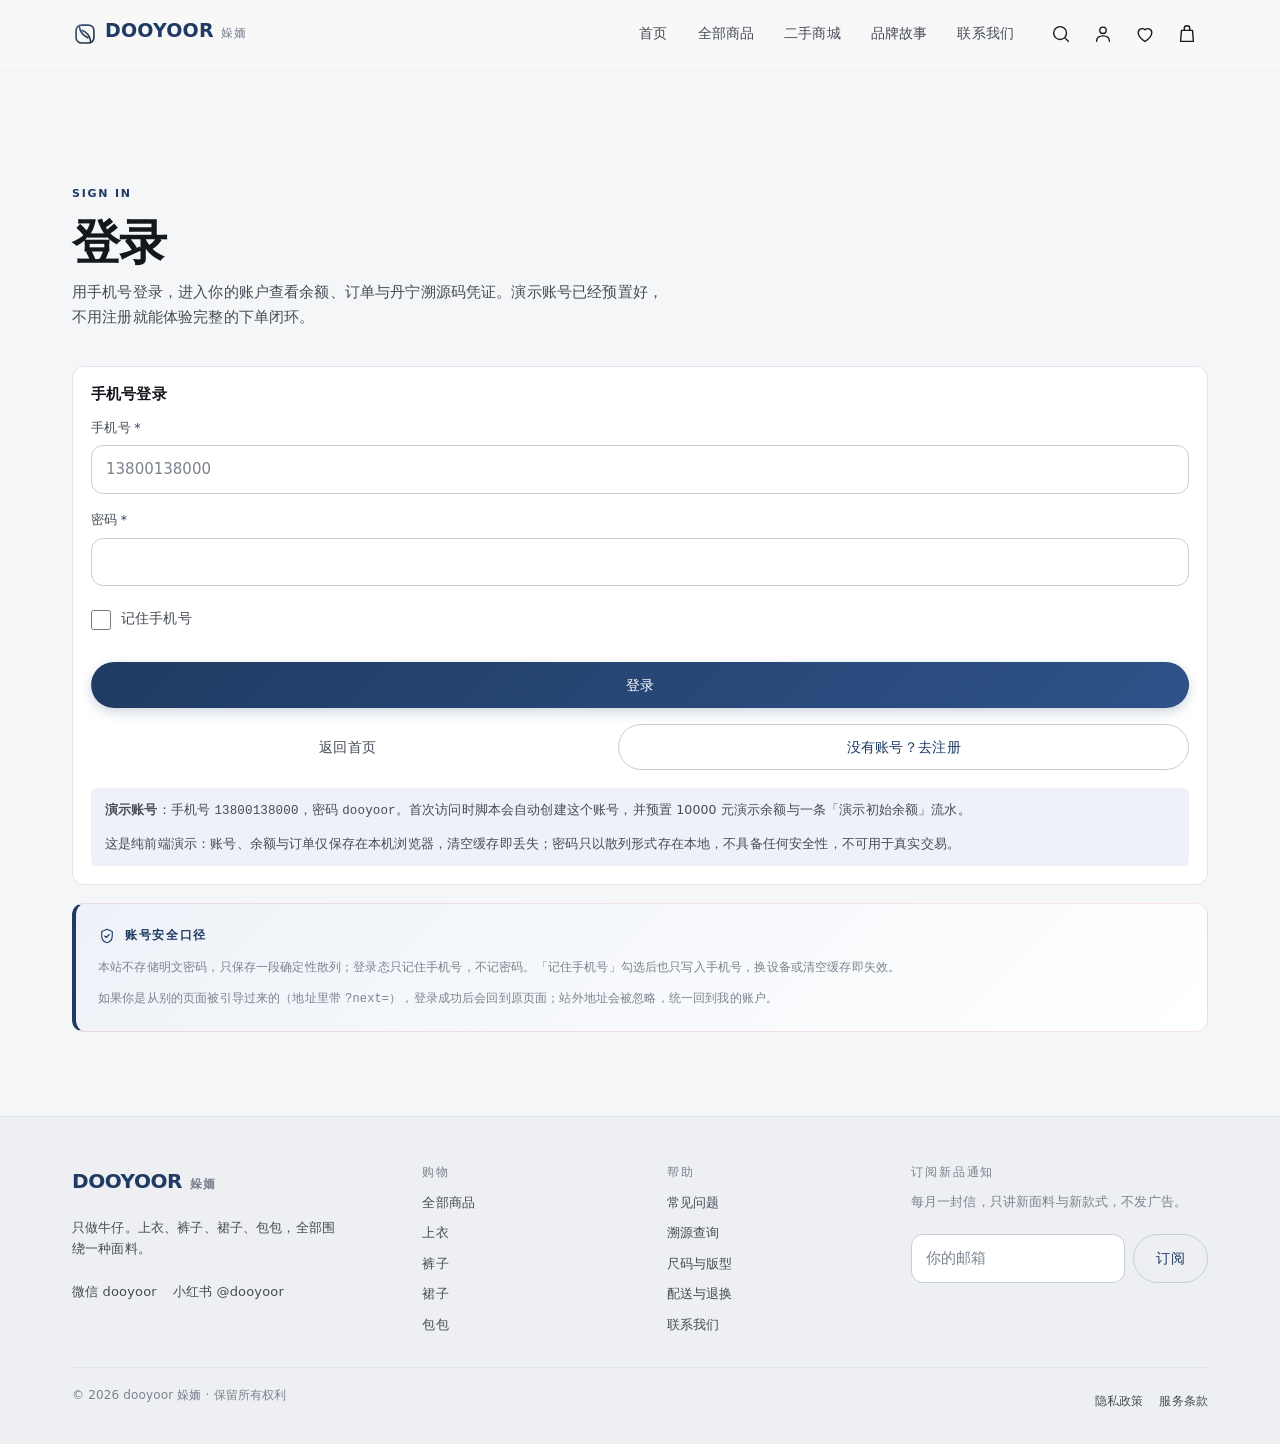
<file: account.html>
<!DOCTYPE html>
<html lang="zh-CN">
<head>
  <meta charset="utf-8">
  <meta name="viewport" content="width=device-width, initial-scale=1, viewport-fit=cover">
  <title>我的 · dooyoor 㛊䎟</title>
  <meta name="description" content="dooyoor 㛊䎟 账户中心：资料与余额、订单、余额明细、增值抵扣、我的二手、区块链凭证与收藏，全部数据保存在本机浏览器。">
  <meta name="theme-color" content="#F5F6F8">
  <meta property="og:type" content="website">
  <meta property="og:title" content="我的 · dooyoor 㛊䎟">
  <meta property="og:description" content="dooyoor 㛊䎟 账户中心：资料与余额、订单、余额明细、增值抵扣、我的二手、区块链凭证与收藏。">
  <meta property="og:image" content="assets/hero.svg">
  <link rel="icon" href="assets/logo-mark.svg" type="image/svg+xml">
  <link rel="apple-touch-icon" href="assets/logo-mark.svg">
  <link rel="stylesheet" href="css/style.css">
</head>
<body data-page="account">

  <a class="skip-link" href="#main">跳到主要内容</a>

  <header class="site-header" data-header>
    <div class="container header-inner">
      <button class="icon-btn menu-toggle" type="button" aria-label="打开菜单" aria-expanded="false" aria-controls="drawer" data-menu-toggle>
        <svg viewBox="0 0 24 24" width="22" height="22" aria-hidden="true" fill="none" stroke="currentColor" stroke-width="1.5" stroke-linecap="round"><path d="M3 6h18M3 12h18M3 18h18"/></svg>
      </button>

      <a class="brand" href="index.html">
        <img class="brand-mark" src="assets/logo-mark.svg" alt="" width="26" height="26" decoding="async">
        <span class="brand-name">dooyoor</span>
        <span class="brand-cn" aria-hidden="true">㛊䎟</span>
      </a>

      <nav class="nav-primary" aria-label="主导航">
        <a class="nav-link" href="index.html" data-nav="index">首页</a>
        <a class="nav-link" href="shop.html" data-nav="shop">全部商品</a>
        <a class="nav-link" href="preowned.html" data-nav="preowned">二手商城</a>
        <a class="nav-link" href="about.html" data-nav="about">品牌故事</a>
        <a class="nav-link" href="contact.html" data-nav="contact">联系我们</a>
      </nav>

      <div class="header-actions">
        <button class="icon-btn" type="button" aria-label="搜索商品" aria-expanded="false" aria-controls="search" data-search-toggle>
          <svg viewBox="0 0 24 24" width="22" height="22" aria-hidden="true" fill="none" stroke="currentColor" stroke-width="1.5" stroke-linecap="round"><circle cx="11" cy="11" r="7"/><path d="M20 20l-3.5-3.5"/></svg>
        </button>
        <a class="icon-btn" href="account.html" aria-label="我的" data-account-link>
          <svg viewBox="0 0 24 24" width="22" height="22" aria-hidden="true" fill="none" stroke="currentColor" stroke-width="1.5" stroke-linecap="round" stroke-linejoin="round"><circle cx="12" cy="8" r="3.5"/><path d="M5 20c0-3.9 3.1-6 7-6s7 2.1 7 6"/></svg>
        </a>
        <a class="icon-btn fav-link" href="shop.html?fav=1" aria-label="我的收藏">
          <svg viewBox="0 0 24 24" width="22" height="22" aria-hidden="true" fill="none" stroke="currentColor" stroke-width="1.5" stroke-linecap="round" stroke-linejoin="round"><path d="M12 20.2S4.6 15.5 4.6 10.4A4.3 4.3 0 0 1 12 7.5a4.3 4.3 0 0 1 7.4 2.9c0 5.1-7.4 9.8-7.4 9.8Z"/></svg>
          <span class="cart-badge" data-fav-count hidden>0</span>
        </a>
        <a class="icon-btn" href="cart.html" aria-label="购物袋">
          <svg viewBox="0 0 24 24" width="22" height="22" aria-hidden="true" fill="none" stroke="currentColor" stroke-width="1.5" stroke-linecap="round" stroke-linejoin="round"><path d="M6 8h12l1 12H5L6 8Z"/><path d="M9 8V6a3 3 0 0 1 6 0v2"/></svg>
          <span class="cart-badge" data-cart-count hidden>0</span>
        </a>
      </div>
    </div>
  </header>

  <div class="drawer" id="drawer" data-drawer hidden>
    <div class="drawer-backdrop" data-drawer-close></div>
    <aside class="drawer-panel" role="dialog" aria-modal="true" aria-label="站点菜单">
      <div class="drawer-head">
        <span class="drawer-title">dooyoor</span>
        <button class="icon-btn" type="button" aria-label="关闭菜单" data-drawer-close>
          <svg viewBox="0 0 24 24" width="22" height="22" aria-hidden="true" fill="none" stroke="currentColor" stroke-width="1.5" stroke-linecap="round"><path d="M6 6l12 12M18 6L6 18"/></svg>
        </button>
      </div>
      <nav class="drawer-nav" aria-label="移动端导航">
        <a class="drawer-link" href="index.html" data-nav="index">首页</a>
        <a class="drawer-link" href="shop.html" data-nav="shop">全部商品</a>
        <a class="drawer-link" href="preowned.html" data-nav="preowned">二手商城</a>
        <a class="drawer-link" href="verify.html" data-nav="verify">溯源查询</a>
        <a class="drawer-link" href="about.html" data-nav="about">品牌故事</a>
        <a class="drawer-link" href="contact.html" data-nav="contact">联系我们</a>
        <a class="drawer-link" href="cart.html" data-nav="cart">购物袋</a>
        <a class="drawer-link" href="shop.html?fav=1">我的收藏</a>
        <a class="drawer-link" href="account.html">我的账户</a>
      </nav>
      <div class="drawer-foot">
        <p class="drawer-note">满 ¥999 免运费 · 认证二手 7 天无理由</p>
        <a class="drawer-mail" href="mailto:hello@dooyoor.com">hello@dooyoor.com</a>
      </div>
    </aside>
  </div>

  <div class="search-overlay" id="search" data-search hidden>
    <div class="search-backdrop" data-search-close></div>
    <div class="search-panel" role="dialog" aria-modal="true" aria-label="搜索商品">
      <form class="search-form" action="shop.html" method="get" role="search">
        <label class="u-sr-only" for="siteSearch">搜索商品</label>
        <div class="search-field">
          <input class="input search-input" id="siteSearch" name="q" type="search" placeholder="搜索商品名或品类，如：丹宁" autocomplete="off">
          <button class="search-clear" type="button" aria-label="清空搜索内容" data-search-clear hidden>
            <svg viewBox="0 0 24 24" width="18" height="18" aria-hidden="true" fill="none" stroke="currentColor" stroke-width="1.5" stroke-linecap="round"><path d="M6 6l12 12M18 6L6 18"/></svg>
          </button>
        </div>
        <button class="btn btn--primary" type="submit">搜索</button>
      </form>
      <div class="search-suggest">
        <span class="search-suggest-label">热门搜索</span>
        <a class="filter-chip" href="shop.html?q=丹宁">丹宁</a>
        <a class="filter-chip" href="shop.html?q=牛仔">牛仔裤</a>
        <a class="filter-chip" href="shop.html?q=裙">裙子</a>
        <a class="filter-chip" href="shop.html?cond=used">认证二手</a>
      </div>
      <button class="btn btn--ghost search-close" type="button" data-search-close>关闭</button>
    </div>
  </div>

  <main id="main">

    <div class="container page-head">
      <p class="eyebrow">Account</p>
      <h1 class="h1">我的</h1>
      <p class="lead">在这里查看资料、余额、订单与丹宁溯源码凭证。所有数据由本页脚本读取本机浏览器存储后渲染。</p>
    </div>

    <section class="section section--tight">
      <div class="container">
        <div class="chain-panel">
          <div class="chain-head">
            <svg viewBox="0 0 24 24" width="18" height="18" aria-hidden="true" fill="none" stroke="currentColor" stroke-width="1.5" stroke-linecap="round" stroke-linejoin="round"><circle cx="12" cy="12" r="7"/><path d="M12 5v14M5 12h14"/></svg>
            <span class="chain-title">演示说明</span>
          </div>
          <p class="chain-note">演示账户：账号、余额、订单与链上记录全部保存在本机浏览器，清空缓存即丢失；余额为虚拟余额，不涉及真实资金。</p>
        </div>
      </div>
    </section>

    <section class="section section--tight">
      <div class="container">

        <div class="filter-bar" role="tablist" aria-label="账户视图">
          <button class="filter-chip is-active" type="button" role="tab" data-view="overview" aria-selected="true" aria-controls="accountPanel-overview">我的</button>
          <button class="filter-chip" type="button" role="tab" data-view="orders" aria-selected="false" aria-controls="accountPanel-orders">我的订单</button>
          <button class="filter-chip" type="button" role="tab" data-view="wallet" aria-selected="false" aria-controls="accountPanel-wallet">余额明细</button>
          <button class="filter-chip" type="button" role="tab" data-view="discount" aria-selected="false" aria-controls="accountPanel-discount">我的抵扣</button>
          <button class="filter-chip" type="button" role="tab" data-view="preowned" aria-selected="false" aria-controls="accountPanel-preowned">我的二手</button>
          <button class="filter-chip" type="button" role="tab" data-view="chain" aria-selected="false" aria-controls="accountPanel-chain">我的区块链</button>
          <button class="filter-chip" type="button" role="tab" data-view="favorites" aria-selected="false" aria-controls="accountPanel-favorites">我的收藏</button>
          <button class="filter-chip" type="button" role="tab" data-view="settings" aria-selected="false" aria-controls="accountPanel-settings">设置</button>
        </div>

        <section id="accountPanel-overview" data-view-panel="overview" role="tabpanel" aria-label="我的">
          <div class="stat-grid">
            <article class="stat-card">
              <p class="stat-label">账户资料</p>
              <span class="admin-avatar" data-profile-avatar aria-hidden="true"></span>
              <p class="order-name" data-profile-name></p>
              <div class="order-meta">
                <span data-profile-phone></span>
                <span data-profile-date></span>
              </div>
              <div class="form-actions">
                <button class="btn btn--outline" type="button" data-profile-edit>编辑资料</button>
              </div>
            </article>

            <article class="stat-card">
              <p class="stat-label">账户余额</p>
              <p class="stat-value" data-balance></p>
              <p><span class="badge badge--warn" data-balance-note></span></p>
              <div class="form-actions">
                <a class="btn btn--ghost" href="account.html?view=wallet" data-view-link="wallet">余额明细</a>
              </div>
            </article>
          </div>

          <h2 class="h2">功能入口</h2>
          <div class="stat-grid" data-account-grid></div>

          <div class="form-actions">
            <button class="btn btn--outline" type="button" data-logout>退出登录</button>
          </div>
        </section>

        <section id="accountPanel-orders" data-view-panel="orders" role="tabpanel" aria-label="我的订单" hidden>
          <h2 class="h2">我的订单</h2>
          <p class="lead">新品订单与认证二手订单都在这里。下单时生成的溯源码与交易哈希不会重新计算。</p>

          <div class="filter-bar" aria-label="订单状态筛选">
            <button class="filter-chip is-active" type="button" data-order-filter="all" aria-pressed="true">全部</button>
            <button class="filter-chip" type="button" data-order-filter="pending" aria-pressed="false">待发货</button>
            <button class="filter-chip" type="button" data-order-filter="shipped" aria-pressed="false">已发货</button>
            <button class="filter-chip" type="button" data-order-filter="done" aria-pressed="false">已完成</button>
            <button class="filter-chip" type="button" data-order-filter="refund" aria-pressed="false">退款中</button>
          </div>

          <div class="admin-list" data-order-list></div>

          <div class="empty-state" data-order-empty hidden>
            <p class="h3">这个状态下还没有订单</p>
            <p>换一个状态看看，或去挑一条能穿很多年的牛仔裤。</p>
            <a class="btn btn--outline" href="shop.html">去全部商品</a>
          </div>
        </section>

        <section id="accountPanel-wallet" data-view-panel="wallet" role="tabpanel" aria-label="余额明细" hidden>
          <h2 class="h2">余额明细</h2>
          <p class="lead">每一笔收入与支出都会记一条流水，金额为演示虚拟余额。</p>

          <div class="stat-grid">
            <article class="stat-card">
              <p class="stat-label">当前余额</p>
              <p class="stat-value" data-wallet-balance></p>
              <p><span class="badge badge--warn">演示余额，不涉及真实资金</span></p>
            </article>
          </div>

          <div class="admin-list" data-wallet-list></div>

          <div class="empty-state" data-wallet-empty hidden>
            <p class="h3">暂无余额流水</p>
            <p>充值、下单或二手成交后，这里会出现对应的收支记录。</p>
          </div>
        </section>

        <section id="accountPanel-discount" data-view-panel="discount" role="tabpanel" aria-label="我的抵扣" hidden>
          <h2 class="h2">我的抵扣</h2>
          <p class="lead">按持有时间解锁的增值抵扣，规则与实际计算一致。</p>

          <div class="stat-grid">
            <article class="stat-card">
              <p class="stat-label">可抵扣总额</p>
              <p class="stat-value" data-discount-total></p>
              <p class="chain-note" data-discount-rule></p>
            </article>
          </div>

          <div class="admin-list" data-discount-list></div>

          <div class="empty-state" data-discount-empty hidden>
            <p class="h3">还没有可抵扣的购买记录</p>
            <p>购买记录满 12 个月后，该件会按实付价出现在这里。</p>
          </div>
        </section>

        <section id="accountPanel-preowned" data-view-panel="preowned" role="tabpanel" aria-label="我的二手" hidden>
          <h2 class="h2">我的二手</h2>
          <p class="lead">你发布的闲置都在这里，成色与溯源码来自原订单，可以随时下架。</p>

          <div class="admin-list" data-mine-list></div>

          <div class="empty-state" data-mine-empty hidden>
            <p class="h3">你还没有发布二手</p>
            <p>在订单里找到那件牛仔单品，点「发布二手」即可生成转让信息。</p>
          </div>
        </section>

        <section id="accountPanel-chain" data-view-panel="chain" role="tabpanel" aria-label="我的区块链" hidden>
          <h2 class="h2">我的区块链</h2>
          <p class="lead">每笔订单的溯源码与交易哈希在下单时写入，页面只读取、不重算。</p>

          <div class="admin-list" data-chain-list></div>

          <div class="empty-state" data-chain-empty hidden>
            <p class="h3">暂无链上凭证</p>
            <p>完成一笔订单后，这里会显示对应的溯源码与交易哈希。</p>
          </div>
        </section>

        <section id="accountPanel-favorites" data-view-panel="favorites" role="tabpanel" aria-label="我的收藏" hidden>
          <h2 class="h2">我的收藏</h2>
          <p class="lead">收藏的全新商品进详情页，二手商品进二手商城对应的条目。</p>

          <div class="product-grid" data-fav-grid></div>

          <div class="empty-state" data-fav-empty hidden>
            <p class="h3">收藏夹还是空的</p>
            <p>在商品卡或详情页点收藏，就会出现在这里。</p>
            <a class="btn btn--outline" href="shop.html">去全部商品</a>
          </div>
        </section>

        <section id="accountPanel-settings" data-view-panel="settings" role="tabpanel" aria-label="设置" hidden>
          <h2 class="h2">设置</h2>
          <p class="lead">资料、密码、通知与版本信息。通知开关设置后会保存在本机浏览器。</p>

          <div class="admin-card">
            <h3 class="admin-card-title">账户资料</h3>
            <form class="form" data-profile-form novalidate>
              <div class="field">
                <label class="field-label" for="acctName">昵称</label>
                <input class="input" id="acctName" name="name" type="text" maxlength="20" autocomplete="nickname">
              </div>

              <div class="field">
                <label class="field-label" for="acctAvatar">头像</label>
                <input class="input" id="acctAvatar" name="avatar" type="file" accept="image/*">
                <img data-avatar-preview alt="头像预览" width="48" height="48" hidden>
                <p class="field-error" data-profile-error></p>
              </div>

              <div class="form-actions">
                <button class="btn btn--primary" type="submit" data-profile-save>保存资料</button>
              </div>
            </form>
          </div>

          <div class="admin-card">
            <h3 class="admin-card-title">修改密码</h3>
            <form class="form" data-pwd-form novalidate>
              <div class="field">
                <label class="field-label" for="pwdOld">当前密码</label>
                <input class="input" id="pwdOld" name="oldPassword" type="password" autocomplete="current-password">
              </div>

              <div class="field">
                <label class="field-label" for="pwdNew">新密码</label>
                <input class="input" id="pwdNew" name="newPassword" type="password" autocomplete="new-password">
              </div>

              <div class="field">
                <label class="field-label" for="pwdNew2">确认新密码</label>
                <input class="input" id="pwdNew2" name="newPassword2" type="password" autocomplete="new-password">
                <p class="field-error" data-pwd-error></p>
              </div>

              <div class="form-actions">
                <button class="btn btn--outline" type="submit" data-pwd-save>修改密码</button>
              </div>
            </form>
          </div>

          <div class="admin-card">
            <h3 class="admin-card-title">通知设置</h3>
            <div class="admin-list" data-notify-list></div>
          </div>

          <div class="admin-card">
            <h3 class="admin-card-title">关于</h3>
            <p class="order-meta"><span>版本 <span data-version></span></span></p>
            <p class="chain-note">本页是纯前端演示：账号、余额、订单与链上记录都保存在本机浏览器，清空缓存即丢失，不具备安全性，不可用于真实交易。</p>
            <div class="form-actions">
              <button class="btn btn--ghost" type="button" data-clear-demo>清空演示数据</button>
            </div>
          </div>
        </section>

      </div>
    </section>
  </main>

  <footer class="site-footer">
    <div class="container">
      <div class="footer-grid">
        <div class="footer-col footer-brand">
          <p class="footer-logo">dooyoor<span class="footer-cn">㛊䎟</span></p>
          <p class="footer-tagline">只做牛仔。上衣、裤子、裙子、包包，全部围绕一种面料。</p>
          <p class="footer-social">
            <a class="footer-link" href="contact.html">微信 dooyoor</a>
            <a class="footer-link" href="contact.html">小红书 @dooyoor</a>
          </p>
        </div>
        <div class="footer-col">
          <h2 class="footer-title">购物</h2>
          <a class="footer-link" href="shop.html">全部商品</a>
          <a class="footer-link" href="shop.html?c=tops">上衣</a>
          <a class="footer-link" href="shop.html?c=bottoms">裤子</a>
          <a class="footer-link" href="shop.html?c=skirts">裙子</a>
          <a class="footer-link" href="shop.html?c=bags">包包</a>
        </div>
        <div class="footer-col">
          <h2 class="footer-title">帮助</h2>
          <a class="footer-link" href="contact.html#faq">常见问题</a>
          <a class="footer-link" href="verify.html">溯源查询</a>
          <a class="footer-link" href="contact.html#faq">尺码与版型</a>
          <a class="footer-link" href="contact.html#faq">配送与退换</a>
          <a class="footer-link" href="contact.html">联系我们</a>
        </div>
        <div class="footer-col footer-news">
          <h2 class="footer-title">订阅新品通知</h2>
          <p class="footer-note">每月一封信，只讲新面料与新款式，不发广告。</p>
          <form class="news-form" data-news-form novalidate>
            <label class="u-sr-only" for="newsEmail">邮箱地址</label>
            <input class="input" id="newsEmail" name="email" type="email" placeholder="你的邮箱" autocomplete="email" required>
            <button class="btn btn--outline" type="submit">订阅</button>
          </form>
          <p class="form-note" data-news-note></p>
        </div>
      </div>
      <div class="footer-bottom">
        <p>© <span data-year>2025</span> dooyoor 㛊䎟 · 保留所有权利</p>
        <p class="footer-legal"><a class="footer-link" href="#">隐私政策</a><a class="footer-link" href="#">服务条款</a></p>
      </div>
    </div>
  </footer>

  <nav class="bottom-nav" aria-label="底部导航">
    <a class="bottom-nav-item" href="index.html" data-nav="index">
      <svg viewBox="0 0 24 24" width="22" height="22" aria-hidden="true" fill="none" stroke="currentColor" stroke-width="1.5" stroke-linecap="round" stroke-linejoin="round"><path d="M4 11l8-6 8 6"/><path d="M6 10v9h12v-9"/></svg>
      <span class="bottom-nav-label">首页</span>
    </a>
    <a class="bottom-nav-item" href="shop.html" data-nav="shop">
      <svg viewBox="0 0 24 24" width="22" height="22" aria-hidden="true" fill="none" stroke="currentColor" stroke-width="1.5" stroke-linecap="round" stroke-linejoin="round"><path d="M4 6h16l-1.5 13h-13L4 6Z"/><path d="M9 6a3 3 0 0 1 6 0"/></svg>
      <span class="bottom-nav-label">商品</span>
    </a>
    <a class="bottom-nav-item" href="preowned.html" data-nav="preowned">
      <svg viewBox="0 0 24 24" width="22" height="22" aria-hidden="true" fill="none" stroke="currentColor" stroke-width="1.5" stroke-linecap="round" stroke-linejoin="round"><path d="M4 12a8 8 0 0 1 13-6"/><path d="M20 12a8 8 0 0 1-13 6"/><path d="M17 3v3h-3"/><path d="M7 21v-3h3"/></svg>
      <span class="bottom-nav-label">二手</span>
    </a>
    <a class="bottom-nav-item" href="cart.html" data-nav="cart">
      <span class="bottom-nav-icon-wrap">
        <svg viewBox="0 0 24 24" width="22" height="22" aria-hidden="true" fill="none" stroke="currentColor" stroke-width="1.5" stroke-linecap="round" stroke-linejoin="round"><path d="M6 8h12l1 12H5L6 8Z"/><path d="M9 8V6a3 3 0 0 1 6 0v2"/></svg>
        <span class="cart-badge" data-cart-count hidden>0</span>
      </span>
      <span class="bottom-nav-label">购物袋</span>
    </a>
    <a class="bottom-nav-item" href="account.html" data-nav="account">
      <svg viewBox="0 0 24 24" width="22" height="22" aria-hidden="true" fill="none" stroke="currentColor" stroke-width="1.5" stroke-linecap="round" stroke-linejoin="round"><circle cx="12" cy="8" r="3.5"/><path d="M5 20c0-3.9 3.1-6 7-6s7 2.1 7 6"/></svg>
      <span class="bottom-nav-label">我的</span>
    </a>
  </nav>
  <div class="toast" data-toast role="status" aria-live="polite"></div>

  <div class="admin-modal" data-modal="confirm" role="dialog" aria-modal="true" aria-labelledby="confirmTitle" hidden>
    <div class="admin-modal-backdrop" data-modal-cancel></div>
    <div class="admin-modal-panel">
      <div class="admin-modal-head">
        <h2 class="admin-modal-title" id="confirmTitle" data-modal-title>确认操作</h2>
        <button class="icon-btn" type="button" data-modal-close aria-label="关闭">
          <svg viewBox="0 0 24 24" width="22" height="22" aria-hidden="true" fill="none" stroke="currentColor" stroke-width="1.5" stroke-linecap="round"><path d="M6 6l12 12M18 6L6 18"/></svg>
        </button>
      </div>
      <div class="admin-modal-body">
        <p data-modal-text></p>
      </div>
      <div class="admin-modal-foot">
        <button class="btn btn--outline" type="button" data-modal-cancel>取消</button>
        <button class="btn btn--primary" type="button" data-modal-ok>确定</button>
      </div>
    </div>
  </div>

  <div class="admin-modal" data-modal="profile" role="dialog" aria-modal="true" aria-labelledby="profileModalTitle" hidden>
    <div class="admin-modal-backdrop" data-modal-cancel></div>
    <div class="admin-modal-panel">
      <div class="admin-modal-head">
        <h2 class="admin-modal-title" id="profileModalTitle" data-modal-title>编辑资料</h2>
        <button class="icon-btn" type="button" data-modal-close aria-label="关闭">
          <svg viewBox="0 0 24 24" width="22" height="22" aria-hidden="true" fill="none" stroke="currentColor" stroke-width="1.5" stroke-linecap="round"><path d="M6 6l12 12M18 6L6 18"/></svg>
        </button>
      </div>
      <div class="admin-modal-body">
        <div class="field">
          <label class="field-label" for="editName">昵称</label>
          <input class="input" id="editName" name="name" type="text" maxlength="20" autocomplete="nickname">
        </div>

        <div class="field">
          <label class="field-label" for="editAvatar">头像</label>
          <input class="input" id="editAvatar" name="avatar" type="file" accept="image/*">
          <img data-edit-avatar-preview alt="头像预览" width="48" height="48" hidden>
        </div>
      </div>
      <div class="admin-modal-foot">
        <button class="btn btn--outline" type="button" data-edit-cancel>取消</button>
        <button class="btn btn--primary" type="button" data-edit-save>保存</button>
      </div>
    </div>
  </div>

  <script src="js/site-config.js"></script>
  <script src="js/cart.js"></script>
  <script src="js/main.js"></script>
  <script src="js/fav.js"></script>
  <script src="js/auth.js"></script>
  <script src="js/wallet.js"></script>
  <script src="js/orders.js"></script>
  <script src="js/preowned.js"></script>
  <script src="js/account-page.js"></script>
</body>
</html>
</file>
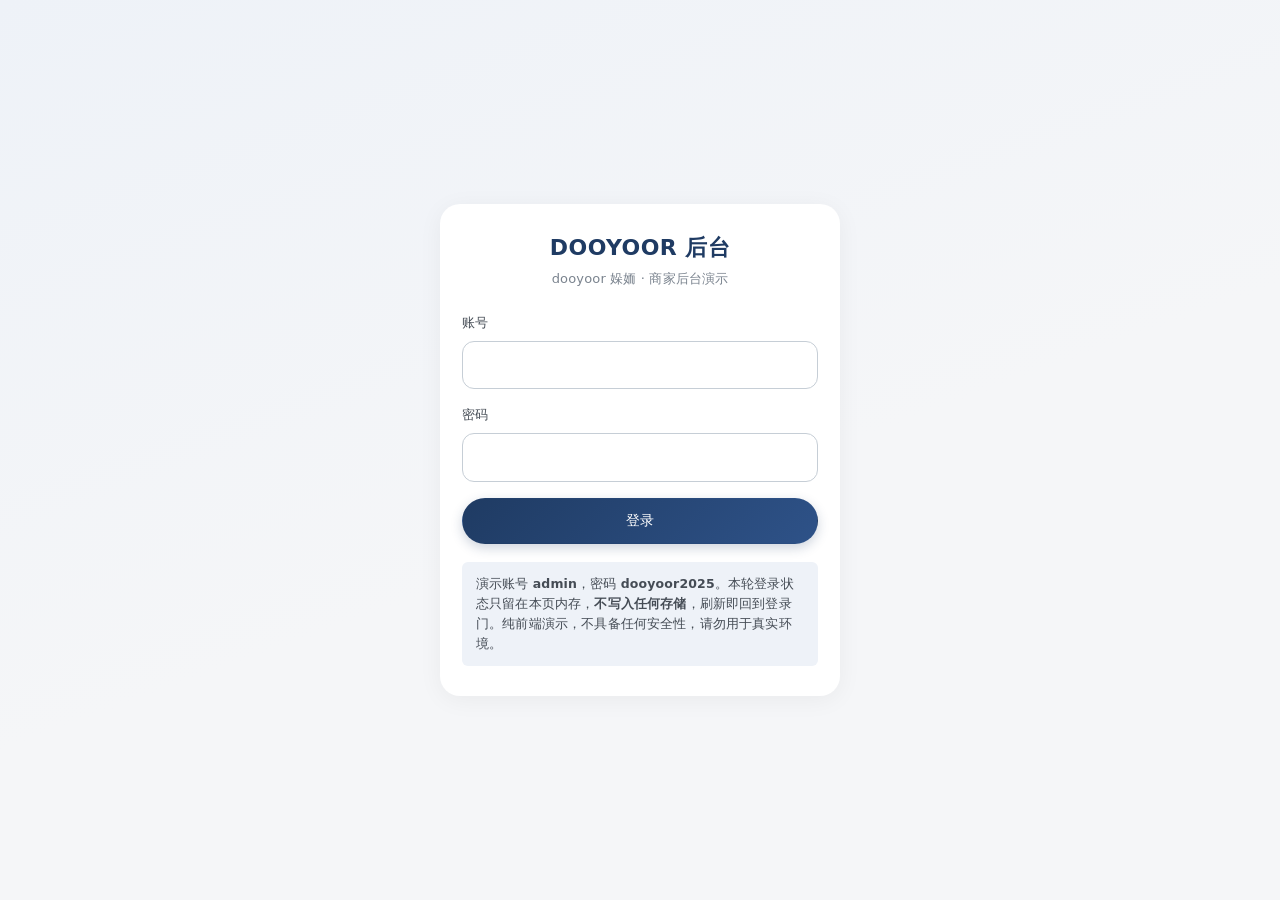
<file: admin.html>
<!DOCTYPE html>
<html lang="zh-CN">
<head>
  <meta charset="utf-8">
  <meta name="viewport" content="width=device-width, initial-scale=1, viewport-fit=cover">
  <title>商家后台 · dooyoor 㛊䎟</title>
  <meta name="description" content="dooyoor 㛊䎟 商家后台演示：经营概览、商品管理、发布新品、广告栏装修、用户管理、订单管理与溯源记录。纯静态、零外链，登录与数据均为前端演示。">
  <meta name="theme-color" content="#F5F6F8">
  <meta property="og:type" content="website">
  <meta property="og:title" content="商家后台 · dooyoor 㛊䎟">
  <meta property="og:description" content="dooyoor 㛊䎟 商家后台演示：经营概览、商品管理、发布新品、广告栏装修、用户管理、订单管理与溯源记录。">
  <meta property="og:image" content="assets/hero.svg">
  <link rel="icon" href="assets/logo-mark.svg" type="image/svg+xml">
  <link rel="apple-touch-icon" href="assets/logo-mark.svg">
  <link rel="stylesheet" href="css/style.css">
</head>
<body data-page="admin">

  <div class="admin-login" data-admin-login>
    <div class="admin-login-card">
      <h1 class="admin-login-title">DOOYOOR 后台</h1>
      <p class="admin-login-sub">dooyoor 㛊䎟 · 商家后台演示</p>

      <form class="form" data-admin-login-form novalidate>
        <div class="field">
          <label class="field-label" for="adminAccount">账号</label>
          <input class="input" id="adminAccount" name="account" type="text" autocomplete="username" spellcheck="false" required>
          <p class="field-error" data-admin-login-error-account></p>
        </div>

        <div class="field">
          <label class="field-label" for="adminPassword">密码</label>
          <input class="input" id="adminPassword" name="password" type="password" autocomplete="current-password" required>
          <p class="field-error" data-admin-login-error-password></p>
        </div>

        <button class="btn btn--primary btn--block" type="submit">登录</button>
      </form>

      <p class="admin-login-tip">演示账号 <strong>admin</strong>，密码 <strong>dooyoor2025</strong>。本轮登录状态只留在本页内存，<strong>不写入任何存储</strong>，刷新即回到登录门。纯前端演示，不具备任何安全性，请勿用于真实环境。</p>
    </div>
  </div>

  <div class="admin-shell" data-admin-shell hidden>

    <aside class="admin-side">
      <div class="admin-side-head">
        <span class="admin-logo">dooyoor</span>
      </div>

      <nav class="admin-nav" aria-label="后台导航">
        <button class="admin-nav-link is-active" type="button" data-view="dashboard" aria-current="page">
          <svg viewBox="0 0 24 24" width="20" height="20" aria-hidden="true" fill="none" stroke="currentColor" stroke-width="1.5" stroke-linecap="round" stroke-linejoin="round"><path d="M4 11l8-6 8 6"/><path d="M6 10v9h12v-9"/></svg>
          <span>概览</span>
        </button>
        <button class="admin-nav-link" type="button" data-view="products">
          <svg viewBox="0 0 24 24" width="20" height="20" aria-hidden="true" fill="none" stroke="currentColor" stroke-width="1.5" stroke-linecap="round" stroke-linejoin="round"><path d="M6 8h12l1 12H5L6 8Z"/><path d="M9 8V6a3 3 0 0 1 6 0v2"/></svg>
          <span>商品管理</span>
        </button>
        <button class="admin-nav-link" type="button" data-view="add">
          <svg viewBox="0 0 24 24" width="20" height="20" aria-hidden="true" fill="none" stroke="currentColor" stroke-width="1.5" stroke-linecap="round" stroke-linejoin="round"><path d="M12 5v14M5 12h14"/></svg>
          <span>发布新品</span>
        </button>
        <button class="admin-nav-link" type="button" data-view="banner">
          <svg viewBox="0 0 24 24" width="20" height="20" aria-hidden="true" fill="none" stroke="currentColor" stroke-width="1.5" stroke-linecap="round" stroke-linejoin="round"><path d="M3 6h18v12H3z"/><path d="M3 14l5-4 4 3 4-4 5 5"/></svg>
          <span>广告栏装修</span>
        </button>
        <button class="admin-nav-link" type="button" data-view="users">
          <svg viewBox="0 0 24 24" width="20" height="20" aria-hidden="true" fill="none" stroke="currentColor" stroke-width="1.5" stroke-linecap="round" stroke-linejoin="round"><circle cx="9" cy="8" r="3.2"/><path d="M3 19c0-3.3 2.7-5.4 6-5.4s6 2.1 6 5.4"/><path d="M16 5.5a3 3 0 0 1 0 5.6"/><path d="M18 19c0-2.2-.7-3.9-2-5"/></svg>
          <span>用户管理</span>
        </button>
        <button class="admin-nav-link" type="button" data-view="orders">
          <svg viewBox="0 0 24 24" width="20" height="20" aria-hidden="true" fill="none" stroke="currentColor" stroke-width="1.5" stroke-linecap="round" stroke-linejoin="round"><path d="M3 7h11v10H3z"/><path d="M14 10h4l3 3v4h-7z"/><circle cx="7" cy="18" r="1.6"/><circle cx="17" cy="18" r="1.6"/></svg>
          <span>订单管理</span>
        </button>
        <button class="admin-nav-link" type="button" data-view="chain">
          <svg viewBox="0 0 24 24" width="20" height="20" aria-hidden="true" fill="none" stroke="currentColor" stroke-width="1.5" stroke-linecap="round" stroke-linejoin="round"><path d="M12 3l7 3v6c0 5-3 8-7 9-4-1-7-4-7-9V6l7-3Z"/><path d="M9 12l2 2 4-4"/></svg>
          <span>溯源记录</span>
        </button>
      </nav>
    </aside>

    <div class="admin-drawer" id="adminDrawer" data-admin-drawer hidden>
      <div class="admin-drawer-backdrop" data-admin-drawer-close></div>
      <aside class="admin-drawer-panel" role="dialog" aria-modal="true" aria-label="后台菜单">
        <div class="admin-side-head">
          <span class="admin-logo">dooyoor</span>
          <button class="icon-btn" type="button" aria-label="关闭后台菜单" data-admin-drawer-close>
            <svg viewBox="0 0 24 24" width="22" height="22" aria-hidden="true" fill="none" stroke="currentColor" stroke-width="1.5" stroke-linecap="round"><path d="M6 6l12 12M18 6L6 18"/></svg>
          </button>
        </div>

        <nav class="admin-nav" aria-label="后台移动端导航">
          <button class="admin-nav-link is-active" type="button" data-view="dashboard" aria-current="page">
            <svg viewBox="0 0 24 24" width="20" height="20" aria-hidden="true" fill="none" stroke="currentColor" stroke-width="1.5" stroke-linecap="round" stroke-linejoin="round"><path d="M4 11l8-6 8 6"/><path d="M6 10v9h12v-9"/></svg>
            <span>概览</span>
          </button>
          <button class="admin-nav-link" type="button" data-view="products">
            <svg viewBox="0 0 24 24" width="20" height="20" aria-hidden="true" fill="none" stroke="currentColor" stroke-width="1.5" stroke-linecap="round" stroke-linejoin="round"><path d="M6 8h12l1 12H5L6 8Z"/><path d="M9 8V6a3 3 0 0 1 6 0v2"/></svg>
            <span>商品管理</span>
          </button>
          <button class="admin-nav-link" type="button" data-view="add">
            <svg viewBox="0 0 24 24" width="20" height="20" aria-hidden="true" fill="none" stroke="currentColor" stroke-width="1.5" stroke-linecap="round" stroke-linejoin="round"><path d="M12 5v14M5 12h14"/></svg>
            <span>发布新品</span>
          </button>
          <button class="admin-nav-link" type="button" data-view="banner">
            <svg viewBox="0 0 24 24" width="20" height="20" aria-hidden="true" fill="none" stroke="currentColor" stroke-width="1.5" stroke-linecap="round" stroke-linejoin="round"><path d="M3 6h18v12H3z"/><path d="M3 14l5-4 4 3 4-4 5 5"/></svg>
            <span>广告栏装修</span>
          </button>
          <button class="admin-nav-link" type="button" data-view="users">
            <svg viewBox="0 0 24 24" width="20" height="20" aria-hidden="true" fill="none" stroke="currentColor" stroke-width="1.5" stroke-linecap="round" stroke-linejoin="round"><circle cx="9" cy="8" r="3.2"/><path d="M3 19c0-3.3 2.7-5.4 6-5.4s6 2.1 6 5.4"/><path d="M16 5.5a3 3 0 0 1 0 5.6"/><path d="M18 19c0-2.2-.7-3.9-2-5"/></svg>
            <span>用户管理</span>
          </button>
          <button class="admin-nav-link" type="button" data-view="orders">
            <svg viewBox="0 0 24 24" width="20" height="20" aria-hidden="true" fill="none" stroke="currentColor" stroke-width="1.5" stroke-linecap="round" stroke-linejoin="round"><path d="M3 7h11v10H3z"/><path d="M14 10h4l3 3v4h-7z"/><circle cx="7" cy="18" r="1.6"/><circle cx="17" cy="18" r="1.6"/></svg>
            <span>订单管理</span>
          </button>
          <button class="admin-nav-link" type="button" data-view="chain">
            <svg viewBox="0 0 24 24" width="20" height="20" aria-hidden="true" fill="none" stroke="currentColor" stroke-width="1.5" stroke-linecap="round" stroke-linejoin="round"><path d="M12 3l7 3v6c0 5-3 8-7 9-4-1-7-4-7-9V6l7-3Z"/><path d="M9 12l2 2 4-4"/></svg>
            <span>溯源记录</span>
          </button>
        </nav>
      </aside>
    </div>

    <main class="admin-main" id="adminMain">

      <header class="admin-topbar">
        <div class="form-actions">
          <button class="btn btn--ghost admin-menu-btn" type="button" aria-label="打开后台菜单" aria-expanded="false" aria-controls="adminDrawer" data-admin-menu-toggle>
            <svg viewBox="0 0 24 24" width="22" height="22" aria-hidden="true" fill="none" stroke="currentColor" stroke-width="1.5" stroke-linecap="round"><path d="M3 6h18M3 12h18M3 18h18"/></svg>
          </button>
          <h1 class="admin-title" data-admin-view-title>概览</h1>
        </div>

        <div class="admin-user">
          <span class="admin-avatar" aria-hidden="true" data-admin-avatar></span>
          <span class="admin-user-name" data-admin-user-name></span>
          <button class="btn btn--ghost" type="button" data-admin-logout>退出登录</button>
        </div>
      </header>

      <section class="page-head" data-view="dashboard" aria-label="经营概览">
        <div class="stat-grid" data-admin-stats></div>

        <div class="admin-card">
          <h2 class="admin-card-title">最近订单</h2>
          <div class="admin-list" data-admin-recent-orders></div>
        </div>

        <div class="admin-card">
          <h2 class="admin-card-title">数据说明</h2>
          <p class="chain-note">本页商品的库存与价格写入浏览器本地存储 <strong>dooyoor.admin.products.v1</strong>，订单与用户读取前台真实数据 <strong>dooyoor.users.v1</strong>。清空浏览器数据即全部丢失。</p>
        </div>
      </section>

      <section class="page-head" data-view="products" aria-label="商品管理" hidden>
        <div class="admin-toolbar">
          <label class="u-sr-only" for="adminProductSearch">搜索商品</label>
          <input class="input" id="adminProductSearch" type="search" placeholder="搜索商品名、英文名或溯源码" autocomplete="off" spellcheck="false" data-admin-product-search>

          <label class="u-sr-only" for="adminConditionFilter">按成色筛选</label>
          <select class="select" id="adminConditionFilter" data-admin-condition>
            <option value="all">全部成色</option>
            <option value="new">全新</option>
            <option value="used">认证二手</option>
          </select>
        </div>

        <div class="admin-list" data-admin-products></div>

        <div class="empty-state" data-admin-products-empty hidden>
          <p class="h3">没有找到相关商品</p>
          <p>换一个关键词，或把成色筛选切回「全部成色」。</p>
          <button class="btn btn--outline" type="button" data-admin-products-reset>清除筛选</button>
        </div>
      </section>

      <section class="page-head" data-view="add" aria-label="发布新品" hidden>
        <form class="form" data-admin-add-form novalidate>

          <div class="field">
            <label class="field-label" for="addName">商品名称 <span class="req">*</span></label>
            <input class="input" id="addName" name="name" type="text" autocomplete="off" spellcheck="false" required>
            <p class="field-error" data-admin-add-error-name></p>
          </div>

          <div class="field">
            <label class="field-label" for="addPrice">现价（元） <span class="req">*</span></label>
            <input class="input" id="addPrice" name="price" type="text" inputmode="numeric" autocomplete="off" spellcheck="false" required>
            <p class="field-error" data-admin-add-error-price></p>
          </div>

          <div class="field">
            <label class="field-label" for="addCompareAt">原价（元，可留空）</label>
            <input class="input" id="addCompareAt" name="compareAt" type="text" inputmode="numeric" autocomplete="off" spellcheck="false">
            <p class="field-error" data-admin-add-error-compare></p>
          </div>

          <div class="field">
            <label class="field-label" for="addCategory">分类</label>
            <select class="select" id="addCategory" name="category" data-admin-add-category></select>
            <p class="field-error" data-admin-add-error-category></p>
          </div>

          <div class="field">
            <label class="field-label" for="addCondition">成色</label>
            <select class="select" id="addCondition" name="condition" data-admin-add-condition></select>
            <p class="field-error" data-admin-add-error-condition></p>
          </div>

          <div class="field">
            <label class="field-label" for="addStock">库存（件） <span class="req">*</span></label>
            <input class="input" id="addStock" name="stock" type="text" inputmode="numeric" autocomplete="off" spellcheck="false" required>
            <p class="field-error" data-admin-add-error-stock></p>
          </div>

          <div class="field">
            <span class="field-label">尺码（可多选）</span>
            <div class="size-list" data-admin-add-sizes role="group" aria-label="尺码多选"></div>
          </div>

          <div class="field">
            <label class="field-label" for="addColor">颜色（输入后按回车添加）</label>
            <div class="form-actions">
              <input class="input" id="addColor" name="color" type="text" autocomplete="off" spellcheck="false" placeholder="例如：云雾白" data-admin-add-color-input>
              <button class="btn btn--outline btn--sm" type="button" data-admin-add-color-add>添加颜色</button>
            </div>
            <div class="form-actions" data-admin-add-color-presets></div>
            <div class="form-actions" data-admin-add-colors></div>
          </div>

          <div class="field">
            <label class="field-label" for="addBadge">角标文案（可留空）</label>
            <input class="input" id="addBadge" name="badge" type="text" autocomplete="off" spellcheck="false" placeholder="例如：新品 / 限量">
          </div>

          <div class="field">
            <label class="field-label" for="addShort">一句话卖点</label>
            <input class="input" id="addShort" name="short" type="text" autocomplete="off" spellcheck="false">
          </div>

          <div class="field">
            <label class="field-label" for="addFabric">面料说明</label>
            <textarea class="textarea" id="addFabric" name="fabric" rows="3"></textarea>
          </div>

          <div class="field">
            <label class="field-label" for="addImages">商品图片（可多选，最多 5 张）</label>
            <input class="input" id="addImages" name="images" type="file" accept="image/*" multiple data-admin-add-images>
            <p class="chain-note">图片会在本机压缩到最长边 1000px、JPEG 质量 0.8 后以 data URL 保存，因此图片越多越可能占满本地存储。缩略图可拖动排序，第一张作为封面。</p>
            <p class="field-error" data-admin-add-error-images></p>
            <div class="gallery-thumbs" data-admin-add-thumbs></div>
            <div class="form-actions" data-admin-add-thumbs-actions hidden></div>
          </div>

          <div class="form-actions">
            <button class="btn btn--outline" type="button" data-admin-add-reset>重置</button>
            <button class="btn btn--primary" type="submit">发布商品</button>
          </div>
        </form>
      </section>

      <section class="page-head" data-view="banner" aria-label="广告栏装修" hidden>
        <div class="admin-card">
          <h2 class="admin-card-title">前台首页预览</h2>
          <div class="banner" data-admin-banner-preview>
            <div class="banner-swiper" data-admin-banner-swiper>
              <div class="banner-track" data-admin-banner-track></div>
              <div class="banner-dots" data-admin-banner-dots></div>
            </div>
          </div>
          <p class="chain-note" data-admin-banner-preview-note>只展示状态为「投放中」的广告，每 4 秒自动轮播。</p>
        </div>

        <div class="admin-toolbar">
          <button class="btn btn--primary" type="button" data-admin-banner-add>添加广告</button>
        </div>

        <div class="admin-list" data-admin-banners></div>

        <div class="empty-state" data-admin-banners-empty hidden>
          <p class="h3">还没有广告</p>
          <p>点「添加广告」新建一条，保存后前台首页刷新即可看到。</p>
        </div>
      </section>

      <section class="page-head" data-view="users" aria-label="用户管理" hidden>
        <div class="admin-toolbar">
          <div class="form-actions">
            <label class="field-label" for="adminUserSelectAll">全选</label>
            <input id="adminUserSelectAll" type="checkbox" data-admin-users-all>
          </div>
          <button class="btn btn--outline" type="button" data-admin-users-delete>批量删除</button>
        </div>

        <div class="admin-list" data-admin-users></div>

        <div class="empty-state" data-admin-users-empty hidden>
          <p class="h3">暂无注册用户</p>
          <p>前台注册页注册一个账号后，这里会出现真实的用户记录。</p>
        </div>
      </section>

      <section class="page-head" data-view="orders" aria-label="订单管理" hidden>
        <div class="admin-toolbar">
          <button class="filter-chip is-active" type="button" data-admin-order-status="all" aria-pressed="true">全部</button>
          <button class="filter-chip" type="button" data-admin-order-status="pending" aria-pressed="false">待发货</button>
          <button class="filter-chip" type="button" data-admin-order-status="shipped" aria-pressed="false">已发货</button>
          <button class="filter-chip" type="button" data-admin-order-status="done" aria-pressed="false">已完成</button>
          <button class="filter-chip" type="button" data-admin-order-status="refund" aria-pressed="false">退款中</button>
        </div>

        <div class="admin-list" data-admin-orders></div>

        <div class="empty-state" data-admin-orders-empty hidden>
          <p class="h3">该状态下暂无订单</p>
          <p>切换其他状态，或选择「全部」查看全部订单。</p>
        </div>
      </section>

      <section class="page-head" data-view="chain" aria-label="溯源记录" hidden>
        <div class="admin-list" data-admin-chain></div>

        <div class="empty-state" data-admin-chain-empty hidden>
          <p class="h3">暂无溯源记录</p>
          <p>商品出厂上链后，这里会显示溯源码与区块信息。</p>
        </div>
      </section>

    </main>

    <div class="admin-modal" data-admin-modal hidden>
      <div class="admin-modal-backdrop" data-admin-modal-close></div>
      <div class="admin-modal-panel" role="dialog" aria-modal="true" aria-labelledby="adminModalTitle">
        <div class="admin-modal-head">
          <h2 class="admin-modal-title" id="adminModalTitle">编辑商品</h2>
          <button class="icon-btn" type="button" aria-label="关闭编辑弹窗" data-admin-modal-close>
            <svg viewBox="0 0 24 24" width="22" height="22" aria-hidden="true" fill="none" stroke="currentColor" stroke-width="1.5" stroke-linecap="round"><path d="M6 6l12 12M18 6L6 18"/></svg>
          </button>
        </div>

        <form data-admin-edit-form novalidate>
          <div class="admin-modal-body form">
            <div class="admin-row-meta" data-admin-edit-name></div>

            <div class="field">
              <label class="field-label" for="adminEditPrice">价格（元）</label>
              <input class="input" id="adminEditPrice" name="price" type="text" inputmode="numeric" autocomplete="off" spellcheck="false">
              <p class="field-error" data-admin-edit-error-price></p>
            </div>

            <div class="field">
              <label class="field-label" for="adminEditStock">库存（件）</label>
              <input class="input" id="adminEditStock" name="stock" type="text" inputmode="numeric" autocomplete="off" spellcheck="false">
              <p class="field-error" data-admin-edit-error-stock></p>
            </div>

            <div class="admin-row-meta">保存后写入本地存储 dooyoor.admin.products.v1，刷新后仍在。</div>
          </div>

          <div class="admin-modal-foot">
            <button class="btn btn--outline" type="button" data-admin-modal-close>取消</button>
            <button class="btn btn--primary" type="submit">保存</button>
          </div>
        </form>
      </div>
    </div>

    <div class="admin-modal" data-admin-banner-modal hidden>
      <div class="admin-modal-backdrop" data-admin-banner-close></div>
      <div class="admin-modal-panel" role="dialog" aria-modal="true" aria-labelledby="adminBannerTitle">
        <div class="admin-modal-head">
          <h2 class="admin-modal-title" id="adminBannerTitle">添加广告</h2>
          <button class="icon-btn" type="button" aria-label="关闭广告弹窗" data-admin-banner-close>
            <svg viewBox="0 0 24 24" width="22" height="22" aria-hidden="true" fill="none" stroke="currentColor" stroke-width="1.5" stroke-linecap="round"><path d="M6 6l12 12M18 6L6 18"/></svg>
          </button>
        </div>

        <form data-admin-banner-form novalidate>
          <div class="admin-modal-body form">
            <div class="field">
              <label class="field-label" for="bannerImage">图片地址（站内相对路径或 https）</label>
              <input class="input" id="bannerImage" name="image" type="text" autocomplete="off" spellcheck="false" placeholder="assets/hero.svg">
              <p class="field-error" data-admin-banner-error-image></p>
            </div>

            <div class="field">
              <label class="field-label" for="bannerUpload">或上传本地图片（会压缩到最长边 1000px）</label>
              <input class="input" id="bannerUpload" name="upload" type="file" accept="image/*" data-admin-banner-upload>
              <div class="gallery-thumbs" data-admin-banner-thumb></div>
            </div>

            <div class="field">
              <label class="field-label" for="bannerTitle">标题 <span class="req">*</span></label>
              <input class="input" id="bannerTitle" name="title" type="text" autocomplete="off" spellcheck="false">
              <p class="field-error" data-admin-banner-error-title></p>
            </div>

            <div class="field">
              <label class="field-label" for="bannerDesc">描述</label>
              <input class="input" id="bannerDesc" name="desc" type="text" autocomplete="off" spellcheck="false">
            </div>

            <div class="field">
              <label class="field-label" for="bannerLink">跳转链接（站内相对路径或 https://）</label>
              <input class="input" id="bannerLink" name="link" type="text" autocomplete="off" spellcheck="false" placeholder="shop.html 或 https://example.com">
              <p class="field-error" data-admin-banner-error-link></p>
            </div>

            <div class="field">
              <label class="field-label" for="bannerLinkText">按钮文案</label>
              <input class="input" id="bannerLinkText" name="linkText" type="text" autocomplete="off" spellcheck="false" placeholder="了解详情">
            </div>

            <div class="field">
              <label class="field-label" for="bannerSort">排序（数字小的在前）</label>
              <input class="input" id="bannerSort" name="sort" type="number" inputmode="numeric" min="1" step="1" autocomplete="off" spellcheck="false">
              <p class="field-error" data-admin-banner-error-sort></p>
            </div>

            <div class="form-actions">
              <label class="field-label" for="bannerActive">投放中</label>
              <input id="bannerActive" name="active" type="checkbox">
            </div>

            <div class="admin-row-meta">保存后写入本地存储 dooyoor.banners.v1，前台首页刷新后生效。</div>
          </div>

          <div class="admin-modal-foot">
            <button class="btn btn--outline" type="button" data-admin-banner-close>取消</button>
            <button class="btn btn--primary" type="submit">保存广告</button>
          </div>
        </form>
      </div>
    </div>

    <div class="admin-modal" data-admin-confirm hidden>
      <div class="admin-modal-backdrop" data-admin-confirm-close></div>
      <div class="admin-modal-panel" role="dialog" aria-modal="true" aria-labelledby="adminConfirmTitle">
        <div class="admin-modal-head">
          <h2 class="admin-modal-title" id="adminConfirmTitle">请确认</h2>
          <button class="icon-btn" type="button" aria-label="关闭确认弹窗" data-admin-confirm-close>
            <svg viewBox="0 0 24 24" width="22" height="22" aria-hidden="true" fill="none" stroke="currentColor" stroke-width="1.5" stroke-linecap="round"><path d="M6 6l12 12M18 6L6 18"/></svg>
          </button>
        </div>

        <div class="admin-modal-body">
          <p class="admin-row-meta" data-admin-confirm-text></p>
        </div>

        <div class="admin-modal-foot">
          <button class="btn btn--outline" type="button" data-admin-confirm-close>取消</button>
          <button class="btn btn--primary" type="button" data-admin-confirm-ok>确认删除</button>
        </div>
      </div>
    </div>

  </div>

  <div class="toast" data-toast role="status" aria-live="polite"></div>

  <script src="js/site-config.js"></script>
  <script src="js/cart.js"></script>
  <script src="js/admin.js"></script>
</body>
</html>
</file>
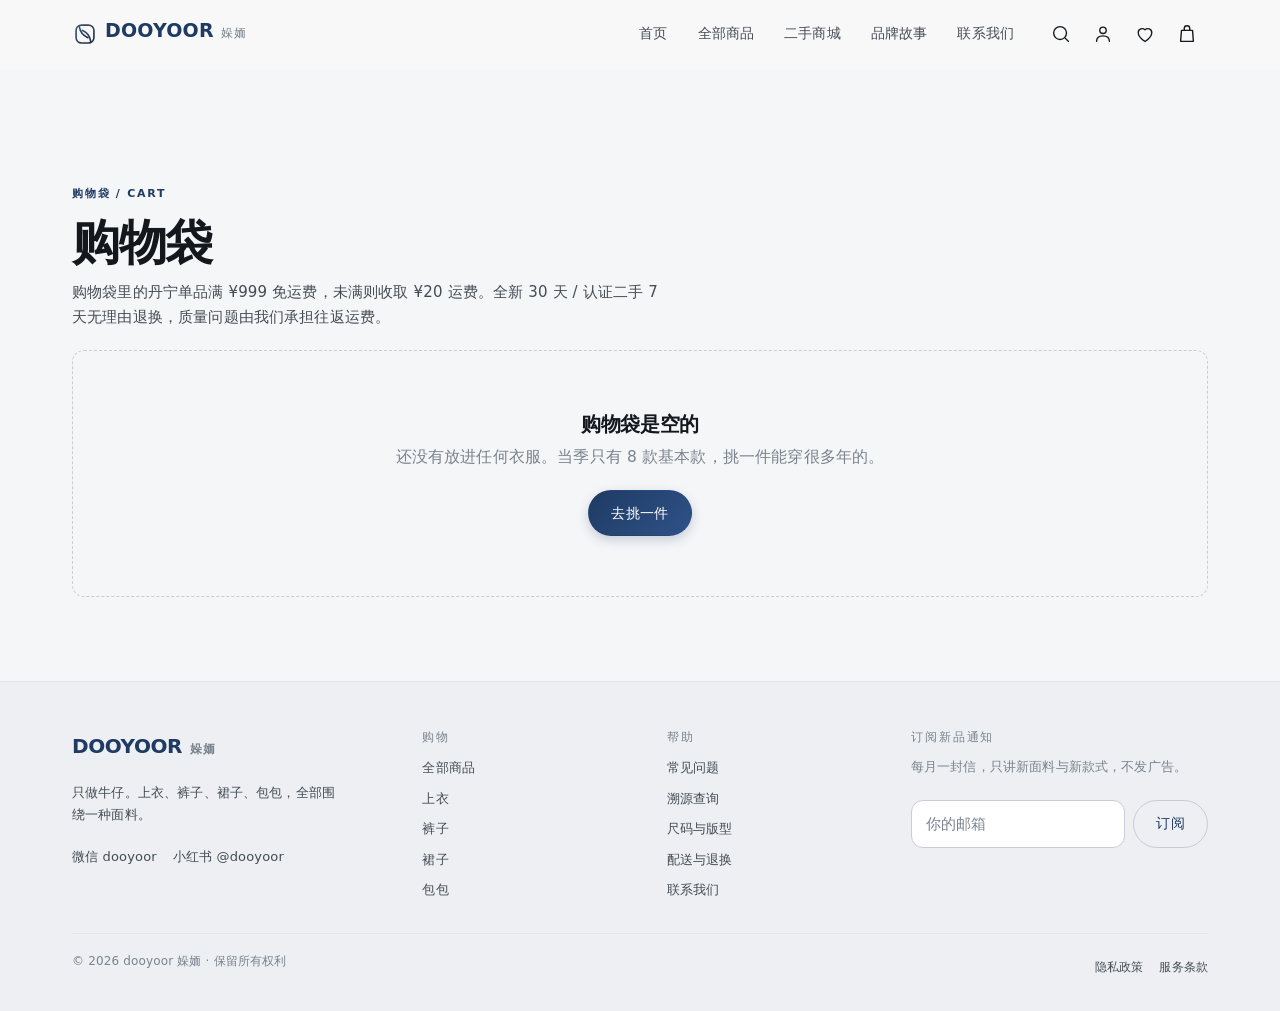
<file: cart.html>
<!DOCTYPE html>
<html lang="zh-CN">
<head>
  <meta charset="utf-8">
  <meta name="viewport" content="width=device-width, initial-scale=1, viewport-fit=cover">
  <title>购物袋 · dooyoor 㛊䎟</title>
  <meta name="description" content="查看购物袋中的商品，填写收货信息、调整数量、应用优惠码并结算。满 ¥999 免运费，全新 30 天 / 认证二手 7 天无理由退换。">
  <meta name="theme-color" content="#F5F6F8">
  <meta property="og:type" content="website">
  <meta property="og:title" content="购物袋 · dooyoor 㛊䎟">
  <meta property="og:description" content="查看购物袋中的商品，填写收货信息、调整数量、应用优惠码并结算。满 ¥999 免运费，全新 30 天 / 认证二手 7 天无理由退换。">
  <meta property="og:image" content="assets/hero.svg">
  <link rel="icon" href="assets/logo-mark.svg" type="image/svg+xml">
  <link rel="apple-touch-icon" href="assets/logo-mark.svg">
  <link rel="stylesheet" href="css/style.css">
</head>
<body data-page="cart">

  <a class="skip-link" href="#main">跳到主要内容</a>

  <header class="site-header" data-header>
    <div class="container header-inner">
      <button class="icon-btn menu-toggle" type="button" aria-label="打开菜单" aria-expanded="false" aria-controls="drawer" data-menu-toggle>
        <svg viewBox="0 0 24 24" width="22" height="22" aria-hidden="true" fill="none" stroke="currentColor" stroke-width="1.5" stroke-linecap="round"><path d="M3 6h18M3 12h18M3 18h18"/></svg>
      </button>

      <a class="brand" href="index.html">
        <img class="brand-mark" src="assets/logo-mark.svg" alt="" width="26" height="26" decoding="async">
        <span class="brand-name">dooyoor</span>
        <span class="brand-cn" aria-hidden="true">㛊䎟</span>
      </a>

      <nav class="nav-primary" aria-label="主导航">
        <a class="nav-link" href="index.html" data-nav="index">首页</a>
        <a class="nav-link" href="shop.html" data-nav="shop">全部商品</a>
        <a class="nav-link" href="preowned.html" data-nav="preowned">二手商城</a>
        <a class="nav-link" href="about.html" data-nav="about">品牌故事</a>
        <a class="nav-link" href="contact.html" data-nav="contact">联系我们</a>
      </nav>

      <div class="header-actions">
        <button class="icon-btn" type="button" aria-label="搜索商品" aria-expanded="false" aria-controls="search" data-search-toggle>
          <svg viewBox="0 0 24 24" width="22" height="22" aria-hidden="true" fill="none" stroke="currentColor" stroke-width="1.5" stroke-linecap="round"><circle cx="11" cy="11" r="7"/><path d="M20 20l-3.5-3.5"/></svg>
        </button>
        <a class="icon-btn" href="account.html" aria-label="我的" data-account-link>
          <svg viewBox="0 0 24 24" width="22" height="22" aria-hidden="true" fill="none" stroke="currentColor" stroke-width="1.5" stroke-linecap="round" stroke-linejoin="round"><circle cx="12" cy="8" r="3.5"/><path d="M5 20c0-3.9 3.1-6 7-6s7 2.1 7 6"/></svg>
        </a>
        <a class="icon-btn fav-link" href="shop.html?fav=1" aria-label="我的收藏">
          <svg viewBox="0 0 24 24" width="22" height="22" aria-hidden="true" fill="none" stroke="currentColor" stroke-width="1.5" stroke-linecap="round" stroke-linejoin="round"><path d="M12 20.2S4.6 15.5 4.6 10.4A4.3 4.3 0 0 1 12 7.5a4.3 4.3 0 0 1 7.4 2.9c0 5.1-7.4 9.8-7.4 9.8Z"/></svg>
          <span class="cart-badge" data-fav-count hidden>0</span>
        </a>
        <a class="icon-btn" href="cart.html" aria-label="购物袋">
          <svg viewBox="0 0 24 24" width="22" height="22" aria-hidden="true" fill="none" stroke="currentColor" stroke-width="1.5" stroke-linecap="round" stroke-linejoin="round"><path d="M6 8h12l1 12H5L6 8Z"/><path d="M9 8V6a3 3 0 0 1 6 0v2"/></svg>
          <span class="cart-badge" data-cart-count hidden>0</span>
        </a>
      </div>
    </div>
  </header>

  <div class="drawer" id="drawer" data-drawer hidden>
    <div class="drawer-backdrop" data-drawer-close></div>
    <aside class="drawer-panel" role="dialog" aria-modal="true" aria-label="站点菜单">
      <div class="drawer-head">
        <span class="drawer-title">dooyoor</span>
        <button class="icon-btn" type="button" aria-label="关闭菜单" data-drawer-close>
          <svg viewBox="0 0 24 24" width="22" height="22" aria-hidden="true" fill="none" stroke="currentColor" stroke-width="1.5" stroke-linecap="round"><path d="M6 6l12 12M18 6L6 18"/></svg>
        </button>
      </div>
      <nav class="drawer-nav" aria-label="移动端导航">
        <a class="drawer-link" href="index.html" data-nav="index">首页</a>
        <a class="drawer-link" href="shop.html" data-nav="shop">全部商品</a>
        <a class="drawer-link" href="preowned.html" data-nav="preowned">二手商城</a>
        <a class="drawer-link" href="verify.html" data-nav="verify">溯源查询</a>
        <a class="drawer-link" href="about.html" data-nav="about">品牌故事</a>
        <a class="drawer-link" href="contact.html" data-nav="contact">联系我们</a>
        <a class="drawer-link" href="cart.html" data-nav="cart">购物袋</a>
        <a class="drawer-link" href="shop.html?fav=1">我的收藏</a>
        <a class="drawer-link" href="account.html">我的账户</a>
      </nav>
      <div class="drawer-foot">
        <p class="drawer-note">满 ¥999 免运费 · 认证二手 7 天无理由</p>
        <a class="drawer-mail" href="mailto:hello@dooyoor.com">hello@dooyoor.com</a>
      </div>
    </aside>
  </div>

  <div class="search-overlay" id="search" data-search hidden>
    <div class="search-backdrop" data-search-close></div>
    <div class="search-panel" role="dialog" aria-modal="true" aria-label="搜索商品">
      <form class="search-form" action="shop.html" method="get" role="search">
        <label class="u-sr-only" for="siteSearch">搜索商品</label>
        <div class="search-field">
          <input class="input search-input" id="siteSearch" name="q" type="search" placeholder="搜索商品名或品类，如：丹宁" autocomplete="off">
          <button class="search-clear" type="button" aria-label="清空搜索内容" data-search-clear hidden>
            <svg viewBox="0 0 24 24" width="18" height="18" aria-hidden="true" fill="none" stroke="currentColor" stroke-width="1.5" stroke-linecap="round"><path d="M6 6l12 12M18 6L6 18"/></svg>
          </button>
        </div>
        <button class="btn btn--primary" type="submit">搜索</button>
      </form>
      <div class="search-suggest">
        <span class="search-suggest-label">热门搜索</span>
        <a class="filter-chip" href="shop.html?q=丹宁">丹宁</a>
        <a class="filter-chip" href="shop.html?q=牛仔">牛仔裤</a>
        <a class="filter-chip" href="shop.html?q=裙">裙子</a>
        <a class="filter-chip" href="shop.html?cond=used">认证二手</a>
      </div>
      <button class="btn btn--ghost search-close" type="button" data-search-close>关闭</button>
    </div>
  </div>

  <main id="main">
    <section class="section">
      <div class="container">

        <div class="page-head">
          <p class="eyebrow">购物袋 / Cart</p>
          <h1 class="h1">购物袋</h1>
          <p class="lead">购物袋里的丹宁单品满 ¥999 免运费，未满则收取 ¥20 运费。全新 30 天 / 认证二手 7 天无理由退换，质量问题由我们承担往返运费。</p>
        </div>

        <div class="cart-layout" data-cart-layout>

          <div class="cart-list" data-cart-list></div>

          <aside class="summary" aria-label="订单金额">
            <h2 class="summary-title">订单金额</h2>

            <div class="ship-bar" data-ship-bar>
              <p class="ship-bar-text" data-ship-text>再买 ¥999 即免运费</p>
              <div class="ship-bar-track">
                <div class="ship-bar-fill" data-ship-fill></div>
              </div>
            </div>

            <div class="summary-row">
              <span>小计</span>
              <span class="val" data-sum-subtotal>¥0</span>
            </div>

            <div class="summary-row" data-row-ship>
              <span>运费</span>
              <span class="val" data-sum-ship>¥0</span>
            </div>

            <div class="summary-row summary-row--discount" data-row-discount hidden>
              <span data-discount-label>优惠</span>
              <span class="val" data-sum-discount>-¥0</span>
            </div>

            <div class="summary-row" data-row-credit hidden>
              <span>可用抵扣</span>
              <span class="val" data-sum-credit>¥0</span>
            </div>

            <div class="summary-row" data-row-balance>
              <span>当前余额</span>
              <span class="val" data-sum-balance>¥0</span>
            </div>

            <div class="summary-total">
              <span>合计</span>
              <span class="val" data-sum-total>¥0</span>
            </div>

            <form class="promo-form" data-promo-form novalidate>
              <label class="u-sr-only" for="promoCode">优惠码</label>
              <input class="input" id="promoCode" name="code" type="text" placeholder="优惠码" autocomplete="off">
              <button class="btn btn--outline btn--sm" type="submit">应用</button>
            </form>

            <p class="cart-note" data-promo-note>输入优惠码，如 WELCOME10 享 9 折</p>

            <p class="cart-note" data-wallet-note><span class="badge badge--warn">演示余额，不涉及真实资金。</span></p>

            <div class="admin-card" data-ship-card>
              <h3 class="admin-card-title">收货信息</h3>
              <form class="form" data-checkout-form novalidate>
                <div class="field">
                  <label class="field-label" for="shipName">收件人姓名<span class="req">必填</span></label>
                  <input class="input" id="shipName" name="receiver" type="text" autocomplete="name" placeholder="收件人姓名" required aria-describedby="shipNameError">
                  <p class="field-error" id="shipNameError" data-field-error="receiver"></p>
                </div>

                <div class="field">
                  <label class="field-label" for="shipPhone">手机号<span class="req">必填</span></label>
                  <input class="input" id="shipPhone" name="phone" type="tel" inputmode="numeric" autocomplete="tel" placeholder="11 位手机号" required aria-describedby="shipPhoneError">
                  <p class="field-error" id="shipPhoneError" data-field-error="phone"></p>
                </div>

                <div class="field">
                  <label class="field-label" for="shipAddress">详细地址<span class="req">必填</span></label>
                  <textarea class="textarea" id="shipAddress" name="address" rows="4" autocomplete="street-address" placeholder="省 / 市 / 区，街道门牌与楼层" required aria-describedby="shipAddressError"></textarea>
                  <p class="field-error" id="shipAddressError" data-field-error="address"></p>
                </div>

                <p class="field-error" data-checkout-error role="alert"></p>
                <p class="cart-note" data-login-note hidden>请先登录后结算</p>

                <button class="btn btn--primary btn--block" type="submit" data-checkout>去结算</button>
              </form>
            </div>

            <p class="cart-note">下单不涉及真实资金：订单、余额与链上记录都保存在本机浏览器，清空缓存即丢失。订单确认后 1 个工作日内从上海仓发出；丹宁单品请按吊牌上的洗护说明反面冷水单独洗。</p>
          </aside>

        </div>

        <div class="cart-empty" data-cart-empty hidden>
          <h2 class="h3">购物袋是空的</h2>
          <p>还没有放进任何衣服。当季只有 8 款基本款，挑一件能穿很多年的。</p>
          <a class="btn btn--primary" href="shop.html">去挑一件</a>
        </div>

      </div>
    </section>
  </main>

  <footer class="site-footer">
    <div class="container">
      <div class="footer-grid">
        <div class="footer-col footer-brand">
          <p class="footer-logo">dooyoor<span class="footer-cn">㛊䎟</span></p>
          <p class="footer-tagline">只做牛仔。上衣、裤子、裙子、包包，全部围绕一种面料。</p>
          <p class="footer-social">
            <a class="footer-link" href="contact.html">微信 dooyoor</a>
            <a class="footer-link" href="contact.html">小红书 @dooyoor</a>
          </p>
        </div>
        <div class="footer-col">
          <h2 class="footer-title">购物</h2>
          <a class="footer-link" href="shop.html">全部商品</a>
          <a class="footer-link" href="shop.html?c=tops">上衣</a>
          <a class="footer-link" href="shop.html?c=bottoms">裤子</a>
          <a class="footer-link" href="shop.html?c=skirts">裙子</a>
          <a class="footer-link" href="shop.html?c=bags">包包</a>
        </div>
        <div class="footer-col">
          <h2 class="footer-title">帮助</h2>
          <a class="footer-link" href="contact.html#faq">常见问题</a>
          <a class="footer-link" href="verify.html">溯源查询</a>
          <a class="footer-link" href="contact.html#faq">尺码与版型</a>
          <a class="footer-link" href="contact.html#faq">配送与退换</a>
          <a class="footer-link" href="contact.html">联系我们</a>
        </div>
        <div class="footer-col footer-news">
          <h2 class="footer-title">订阅新品通知</h2>
          <p class="footer-note">每月一封信，只讲新面料与新款式，不发广告。</p>
          <form class="news-form" data-news-form novalidate>
            <label class="u-sr-only" for="newsEmail">邮箱地址</label>
            <input class="input" id="newsEmail" name="email" type="email" placeholder="你的邮箱" autocomplete="email" required>
            <button class="btn btn--outline" type="submit">订阅</button>
          </form>
          <p class="form-note" data-news-note></p>
        </div>
      </div>
      <div class="footer-bottom">
        <p>© <span data-year>2025</span> dooyoor 㛊䎟 · 保留所有权利</p>
        <p class="footer-legal"><a class="footer-link" href="#">隐私政策</a><a class="footer-link" href="#">服务条款</a></p>
      </div>
    </div>
  </footer>

  <nav class="bottom-nav" aria-label="底部导航">
    <a class="bottom-nav-item" href="index.html" data-nav="index">
      <svg viewBox="0 0 24 24" width="22" height="22" aria-hidden="true" fill="none" stroke="currentColor" stroke-width="1.5" stroke-linecap="round" stroke-linejoin="round"><path d="M4 11l8-6 8 6"/><path d="M6 10v9h12v-9"/></svg>
      <span class="bottom-nav-label">首页</span>
    </a>
    <a class="bottom-nav-item" href="shop.html" data-nav="shop">
      <svg viewBox="0 0 24 24" width="22" height="22" aria-hidden="true" fill="none" stroke="currentColor" stroke-width="1.5" stroke-linecap="round" stroke-linejoin="round"><path d="M4 6h16l-1.5 13h-13L4 6Z"/><path d="M9 6a3 3 0 0 1 6 0"/></svg>
      <span class="bottom-nav-label">商品</span>
    </a>
    <a class="bottom-nav-item" href="preowned.html" data-nav="preowned">
      <svg viewBox="0 0 24 24" width="22" height="22" aria-hidden="true" fill="none" stroke="currentColor" stroke-width="1.5" stroke-linecap="round" stroke-linejoin="round"><path d="M4 12a8 8 0 0 1 13-6"/><path d="M20 12a8 8 0 0 1-13 6"/><path d="M17 3v3h-3"/><path d="M7 21v-3h3"/></svg>
      <span class="bottom-nav-label">二手</span>
    </a>
    <a class="bottom-nav-item" href="cart.html" data-nav="cart">
      <span class="bottom-nav-icon-wrap">
        <svg viewBox="0 0 24 24" width="22" height="22" aria-hidden="true" fill="none" stroke="currentColor" stroke-width="1.5" stroke-linecap="round" stroke-linejoin="round"><path d="M6 8h12l1 12H5L6 8Z"/><path d="M9 8V6a3 3 0 0 1 6 0v2"/></svg>
        <span class="cart-badge" data-cart-count hidden>0</span>
      </span>
      <span class="bottom-nav-label">购物袋</span>
    </a>
    <a class="bottom-nav-item" href="account.html" data-nav="account">
      <svg viewBox="0 0 24 24" width="22" height="22" aria-hidden="true" fill="none" stroke="currentColor" stroke-width="1.5" stroke-linecap="round" stroke-linejoin="round"><circle cx="12" cy="8" r="3.5"/><path d="M5 20c0-3.9 3.1-6 7-6s7 2.1 7 6"/></svg>
      <span class="bottom-nav-label">我的</span>
    </a>
  </nav>
  <div class="toast" data-toast role="status" aria-live="polite"></div>

  <script src="js/site-config.js"></script>
  <script src="js/cart.js"></script>
  <script src="js/main.js"></script>
  <script src="js/fav.js"></script>
  <script src="js/auth.js"></script>
  <script src="js/wallet.js"></script>
  <script src="js/orders.js"></script>
  <script src="js/preowned.js"></script>
  <script src="js/cart-page.js"></script>
</body>
</html>
</file>
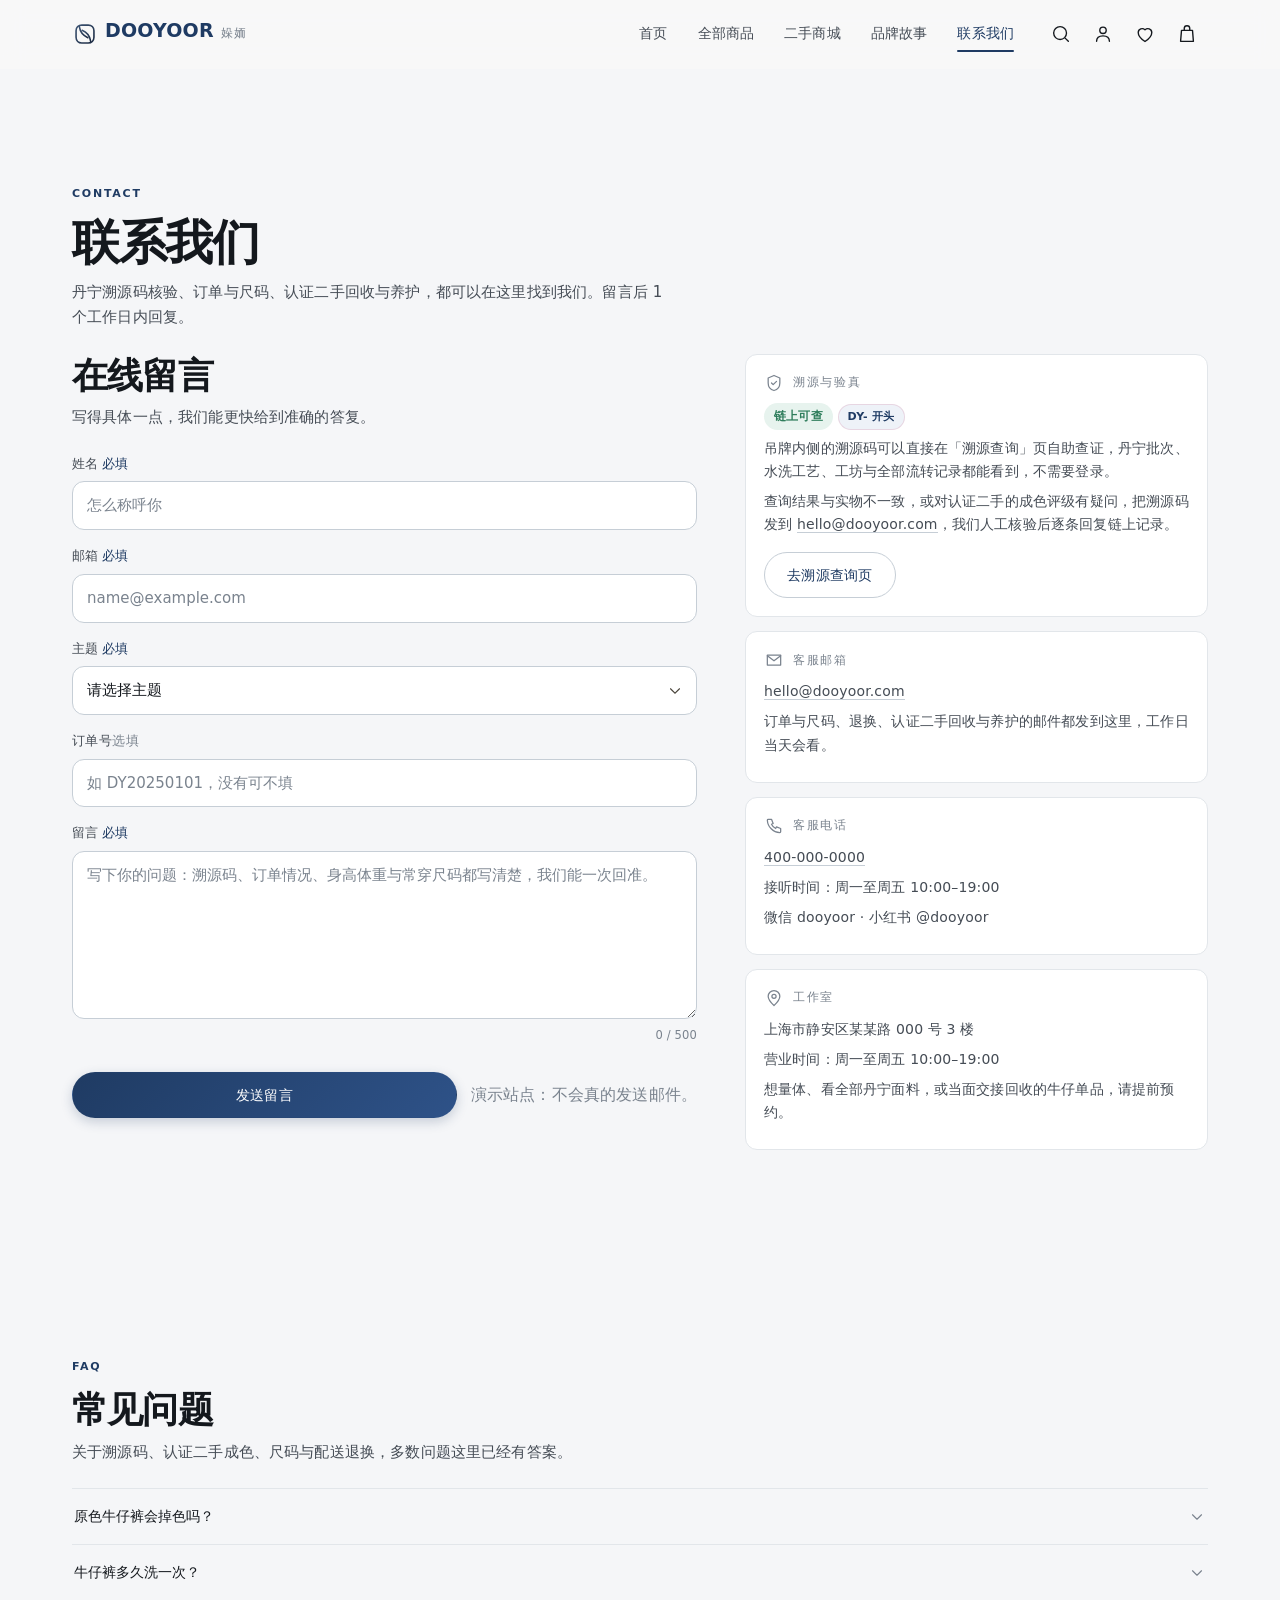
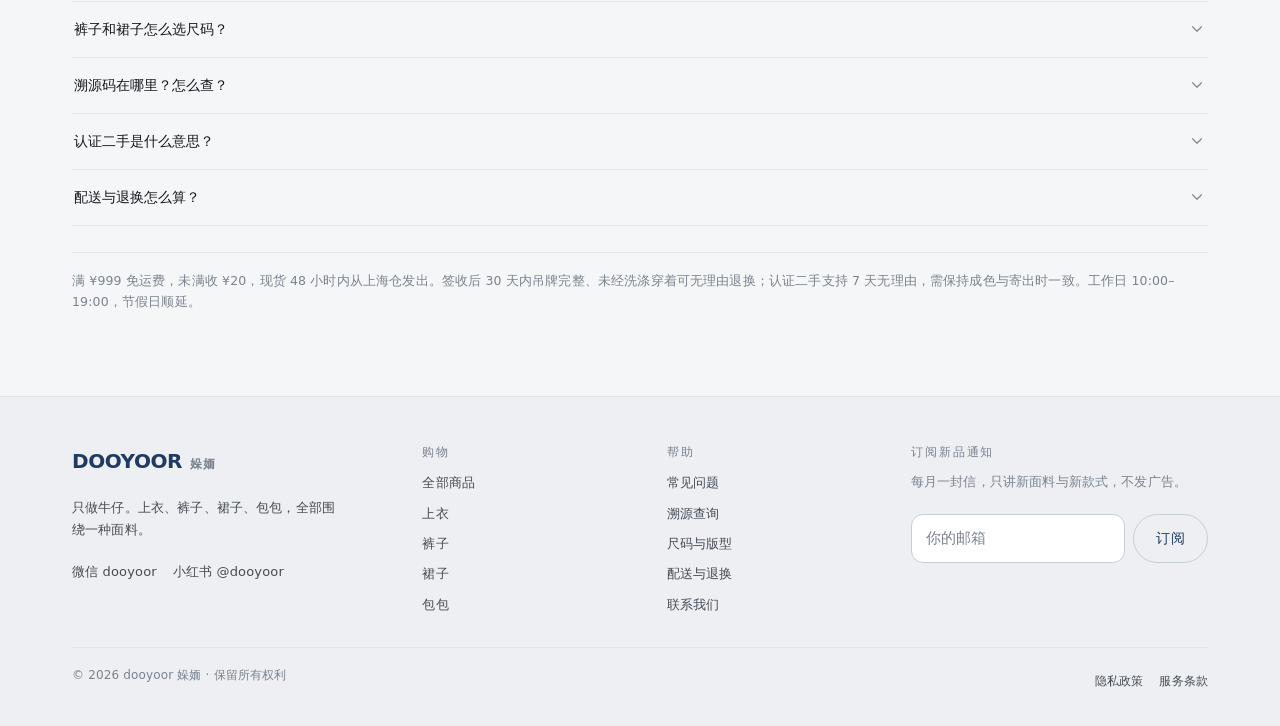
<file: contact.html>
<!DOCTYPE html>
<html lang="zh-CN">
<head>
  <meta charset="utf-8">
  <meta name="viewport" content="width=device-width, initial-scale=1, viewport-fit=cover">
  <title>联系我们 · dooyoor 㛊䎟</title>
  <meta name="description" content="联系 dooyoor 㛊䎟：丹宁溯源码核验、订单与尺码咨询、认证二手牛仔回收与养护、客服邮箱与电话、上海工作室地址与营业时间。留言后 1 个工作日内回复。">
  <meta name="theme-color" content="#F5F6F8">
  <meta property="og:type" content="website">
  <meta property="og:title" content="联系我们 · dooyoor 㛊䎟">
  <meta property="og:description" content="丹宁溯源码人工核验、订单与尺码、认证二手牛仔回收养护。也可直接留言，工作日 1 个工作日内回复。">
  <meta property="og:image" content="assets/hero.svg">
  <link rel="icon" href="assets/logo-mark.svg" type="image/svg+xml">
  <link rel="apple-touch-icon" href="assets/logo-mark.svg">
  <link rel="stylesheet" href="css/style.css">
</head>
<body data-page="contact">

  <a class="skip-link" href="#main">跳到主要内容</a>

  <header class="site-header" data-header>
    <div class="container header-inner">
      <button class="icon-btn menu-toggle" type="button" aria-label="打开菜单" aria-expanded="false" aria-controls="drawer" data-menu-toggle>
        <svg viewBox="0 0 24 24" width="22" height="22" aria-hidden="true" fill="none" stroke="currentColor" stroke-width="1.5" stroke-linecap="round"><path d="M3 6h18M3 12h18M3 18h18"/></svg>
      </button>

      <a class="brand" href="index.html">
        <img class="brand-mark" src="assets/logo-mark.svg" alt="" width="26" height="26" decoding="async">
        <span class="brand-name">dooyoor</span>
        <span class="brand-cn" aria-hidden="true">㛊䎟</span>
      </a>

      <nav class="nav-primary" aria-label="主导航">
        <a class="nav-link" href="index.html" data-nav="index">首页</a>
        <a class="nav-link" href="shop.html" data-nav="shop">全部商品</a>
        <a class="nav-link" href="preowned.html" data-nav="preowned">二手商城</a>
        <a class="nav-link" href="about.html" data-nav="about">品牌故事</a>
        <a class="nav-link" href="contact.html" data-nav="contact">联系我们</a>
      </nav>

      <div class="header-actions">
        <button class="icon-btn" type="button" aria-label="搜索商品" aria-expanded="false" aria-controls="search" data-search-toggle>
          <svg viewBox="0 0 24 24" width="22" height="22" aria-hidden="true" fill="none" stroke="currentColor" stroke-width="1.5" stroke-linecap="round"><circle cx="11" cy="11" r="7"/><path d="M20 20l-3.5-3.5"/></svg>
        </button>
        <a class="icon-btn" href="account.html" aria-label="我的" data-account-link>
          <svg viewBox="0 0 24 24" width="22" height="22" aria-hidden="true" fill="none" stroke="currentColor" stroke-width="1.5" stroke-linecap="round" stroke-linejoin="round"><circle cx="12" cy="8" r="3.5"/><path d="M5 20c0-3.9 3.1-6 7-6s7 2.1 7 6"/></svg>
        </a>
        <a class="icon-btn fav-link" href="shop.html?fav=1" aria-label="我的收藏">
          <svg viewBox="0 0 24 24" width="22" height="22" aria-hidden="true" fill="none" stroke="currentColor" stroke-width="1.5" stroke-linecap="round" stroke-linejoin="round"><path d="M12 20.2S4.6 15.5 4.6 10.4A4.3 4.3 0 0 1 12 7.5a4.3 4.3 0 0 1 7.4 2.9c0 5.1-7.4 9.8-7.4 9.8Z"/></svg>
          <span class="cart-badge" data-fav-count hidden>0</span>
        </a>
        <a class="icon-btn" href="cart.html" aria-label="购物袋">
          <svg viewBox="0 0 24 24" width="22" height="22" aria-hidden="true" fill="none" stroke="currentColor" stroke-width="1.5" stroke-linecap="round" stroke-linejoin="round"><path d="M6 8h12l1 12H5L6 8Z"/><path d="M9 8V6a3 3 0 0 1 6 0v2"/></svg>
          <span class="cart-badge" data-cart-count hidden>0</span>
        </a>
      </div>
    </div>
  </header>

  <div class="drawer" id="drawer" data-drawer hidden>
    <div class="drawer-backdrop" data-drawer-close></div>
    <aside class="drawer-panel" role="dialog" aria-modal="true" aria-label="站点菜单">
      <div class="drawer-head">
        <span class="drawer-title">dooyoor</span>
        <button class="icon-btn" type="button" aria-label="关闭菜单" data-drawer-close>
          <svg viewBox="0 0 24 24" width="22" height="22" aria-hidden="true" fill="none" stroke="currentColor" stroke-width="1.5" stroke-linecap="round"><path d="M6 6l12 12M18 6L6 18"/></svg>
        </button>
      </div>
      <nav class="drawer-nav" aria-label="移动端导航">
        <a class="drawer-link" href="index.html" data-nav="index">首页</a>
        <a class="drawer-link" href="shop.html" data-nav="shop">全部商品</a>
        <a class="drawer-link" href="preowned.html" data-nav="preowned">二手商城</a>
        <a class="drawer-link" href="verify.html" data-nav="verify">溯源查询</a>
        <a class="drawer-link" href="about.html" data-nav="about">品牌故事</a>
        <a class="drawer-link" href="contact.html" data-nav="contact">联系我们</a>
        <a class="drawer-link" href="cart.html" data-nav="cart">购物袋</a>
        <a class="drawer-link" href="shop.html?fav=1">我的收藏</a>
        <a class="drawer-link" href="account.html">我的账户</a>
      </nav>
      <div class="drawer-foot">
        <p class="drawer-note">满 ¥999 免运费 · 认证二手 7 天无理由</p>
        <a class="drawer-mail" href="mailto:hello@dooyoor.com">hello@dooyoor.com</a>
      </div>
    </aside>
  </div>

  <div class="search-overlay" id="search" data-search hidden>
    <div class="search-backdrop" data-search-close></div>
    <div class="search-panel" role="dialog" aria-modal="true" aria-label="搜索商品">
      <form class="search-form" action="shop.html" method="get" role="search">
        <label class="u-sr-only" for="siteSearch">搜索商品</label>
        <div class="search-field">
          <input class="input search-input" id="siteSearch" name="q" type="search" placeholder="搜索商品名或品类，如：丹宁" autocomplete="off">
          <button class="search-clear" type="button" aria-label="清空搜索内容" data-search-clear hidden>
            <svg viewBox="0 0 24 24" width="18" height="18" aria-hidden="true" fill="none" stroke="currentColor" stroke-width="1.5" stroke-linecap="round"><path d="M6 6l12 12M18 6L6 18"/></svg>
          </button>
        </div>
        <button class="btn btn--primary" type="submit">搜索</button>
      </form>
      <div class="search-suggest">
        <span class="search-suggest-label">热门搜索</span>
        <a class="filter-chip" href="shop.html?q=丹宁">丹宁</a>
        <a class="filter-chip" href="shop.html?q=牛仔">牛仔裤</a>
        <a class="filter-chip" href="shop.html?q=裙">裙子</a>
        <a class="filter-chip" href="shop.html?cond=used">认证二手</a>
      </div>
      <button class="btn btn--ghost search-close" type="button" data-search-close>关闭</button>
    </div>
  </div>

  <main id="main">

    <section class="section section--tight">
      <div class="container">
        <div class="page-head">
          <p class="eyebrow">Contact</p>
          <h1 class="h1">联系我们</h1>
          <p class="lead">丹宁溯源码核验、订单与尺码、认证二手回收与养护，都可以在这里找到我们。留言后 1 个工作日内回复。</p>
        </div>

        <div class="contact-layout">
          <div>
            <div class="section-head">
              <h2 class="h2">在线留言</h2>
              <p class="lead">写得具体一点，我们能更快给到准确的答复。</p>
            </div>

            <form class="form" data-contact-form novalidate>
              <div class="field">
                <label class="field-label" for="contactName">姓名<span class="req">必填</span></label>
                <input class="input" id="contactName" name="name" type="text" autocomplete="name" placeholder="怎么称呼你" required aria-describedby="contactNameError">
                <p class="field-error" id="contactNameError"></p>
              </div>

              <div class="field">
                <label class="field-label" for="contactEmail">邮箱<span class="req">必填</span></label>
                <input class="input" id="contactEmail" name="email" type="email" autocomplete="email" inputmode="email" placeholder="name@example.com" required aria-describedby="contactEmailError">
                <p class="field-error" id="contactEmailError"></p>
              </div>

              <div class="field">
                <label class="field-label" for="contactTopic">主题<span class="req">必填</span></label>
                <select class="select" id="contactTopic" name="topic" required aria-describedby="contactTopicError">
                  <option value="">请选择主题</option>
                  <option value="order">订单咨询</option>
                  <option value="size">尺码建议</option>
                  <option value="return">退换货</option>
                  <option value="trace">溯源查询</option>
                  <option value="coop">合作</option>
                  <option value="other">其他</option>
                </select>
                <p class="field-error" id="contactTopicError"></p>
              </div>

              <div class="field">
                <label class="field-label" for="contactOrder">订单号<span class="muted">选填</span></label>
                <input class="input" id="contactOrder" name="order" type="text" inputmode="numeric" autocomplete="off" placeholder="如 DY20250101，没有可不填" aria-describedby="contactOrderError">
                <p class="field-error" id="contactOrderError"></p>
              </div>

              <div class="field">
                <label class="field-label" for="contactMessage">留言<span class="req">必填</span></label>
                <textarea class="textarea" id="contactMessage" name="message" rows="6" placeholder="写下你的问题：溯源码、订单情况、身高体重与常穿尺码都写清楚，我们能一次回准。" required aria-describedby="contactMessageError"></textarea>
                <p class="char-count" data-char-count>0 / 500</p>
                <p class="field-error" id="contactMessageError"></p>
              </div>

              <div class="form-actions">
                <button class="btn btn--primary" type="submit">发送留言</button>
                <p class="muted">演示站点：不会真的发送邮件。</p>
              </div>
            </form>

            <div class="form-success" data-form-success tabindex="-1" hidden>
              <svg viewBox="0 0 24 24" width="34" height="34" aria-hidden="true" fill="none" stroke="currentColor" stroke-width="1.5" stroke-linecap="round" stroke-linejoin="round"><path d="M5 13l4 4L19 7"/></svg>
              <h2 class="h3">我们已收到，1 个工作日内回复</h2>
              <p>感谢你写得这么具体。回信会发到你填写的邮箱；涉及溯源码核验的，我们会把链上记录一并附上。</p>
            </div>
          </div>

          <aside class="info-side" aria-label="联系方式">
            <article class="info-card">
              <h2 class="info-card-title">
                <svg viewBox="0 0 24 24" width="20" height="20" aria-hidden="true" fill="none" stroke="currentColor" stroke-width="1.5" stroke-linecap="round" stroke-linejoin="round"><path d="M12 3l7 3v6c0 5-3 8-7 9-4-1-7-4-7-9V6l7-3Z"/><path d="M9 12l2 2 4-4"/></svg>
                <span>溯源与验真</span>
              </h2>
              <div class="info-card-body">
                <p><span class="badge badge--ok">链上可查</span> <span class="cond-tag">DY- 开头</span></p>
                <p>吊牌内侧的溯源码可以直接在「溯源查询」页自助查证，丹宁批次、水洗工艺、工坊与全部流转记录都能看到，不需要登录。</p>
                <p>查询结果与实物不一致，或对认证二手的成色评级有疑问，把溯源码发到 <a href="mailto:hello@dooyoor.com" data-brand-email>hello@dooyoor.com</a>，我们人工核验后逐条回复链上记录。</p>
                <div class="chain-actions">
                  <a class="btn btn--outline" href="verify.html">去溯源查询页</a>
                </div>
              </div>
            </article>

            <article class="info-card">
              <h2 class="info-card-title">
                <svg viewBox="0 0 24 24" width="20" height="20" aria-hidden="true" fill="none" stroke="currentColor" stroke-width="1.5" stroke-linecap="round" stroke-linejoin="round"><path d="M4 6h16v12H4z"/><path d="M4 7l8 6 8-6"/></svg>
                <span>客服邮箱</span>
              </h2>
              <div class="info-card-body">
                <p><a href="mailto:hello@dooyoor.com" data-brand-email>hello@dooyoor.com</a></p>
                <p>订单与尺码、退换、认证二手回收与养护的邮件都发到这里，工作日当天会看。</p>
              </div>
            </article>

            <article class="info-card">
              <h2 class="info-card-title">
                <svg viewBox="0 0 24 24" width="20" height="20" aria-hidden="true" fill="none" stroke="currentColor" stroke-width="1.5" stroke-linecap="round" stroke-linejoin="round"><path d="M5 4h4l2 5-2 1a10 10 0 0 0 5 5l1-2 5 2v4a1 1 0 0 1-1 1A16 16 0 0 1 4 5a1 1 0 0 1 1-1Z"/></svg>
                <span>客服电话</span>
              </h2>
              <div class="info-card-body">
                <p><a href="tel:4000000000" data-brand-phone>400-000-0000</a></p>
                <p>接听时间：<span data-brand-hours>周一至周五 10:00–19:00</span></p>
                <p>微信 <span data-brand-wechat>dooyoor</span> · 小红书 <span data-brand-redbook>@dooyoor</span></p>
              </div>
            </article>

            <article class="info-card">
              <h2 class="info-card-title">
                <svg viewBox="0 0 24 24" width="20" height="20" aria-hidden="true" fill="none" stroke="currentColor" stroke-width="1.5" stroke-linecap="round" stroke-linejoin="round"><path d="M12 21s7-6.2 7-11a7 7 0 1 0-14 0c0 4.8 7 11 7 11Z"/><circle cx="12" cy="10" r="2.5"/></svg>
                <span>工作室</span>
              </h2>
              <div class="info-card-body">
                <p data-brand-address>上海市静安区某某路 000 号 3 楼</p>
                <p>营业时间：<span data-brand-hours>周一至周五 10:00–19:00</span></p>
                <p>想量体、看全部丹宁面料，或当面交接回收的牛仔单品，请提前预约。</p>
              </div>
            </article>
          </aside>
        </div>
      </div>
    </section>

    <section class="section" id="faq">
      <div class="container">
        <div class="section-head">
          <p class="eyebrow">FAQ</p>
          <h2 class="h2">常见问题</h2>
          <p class="lead">关于溯源码、认证二手成色、尺码与配送退换，多数问题这里已经有答案。</p>
        </div>
        <div class="accordion" data-faq></div>
        <p class="contact-note">满 ¥999 免运费，未满收 ¥20，现货 48 小时内从上海仓发出。签收后 30 天内吊牌完整、未经洗涤穿着可无理由退换；认证二手支持 7 天无理由，需保持成色与寄出时一致。工作日 10:00–19:00，节假日顺延。</p>
      </div>
    </section>

  </main>

  <footer class="site-footer">
    <div class="container">
      <div class="footer-grid">
        <div class="footer-col footer-brand">
          <p class="footer-logo">dooyoor<span class="footer-cn">㛊䎟</span></p>
          <p class="footer-tagline">只做牛仔。上衣、裤子、裙子、包包，全部围绕一种面料。</p>
          <p class="footer-social">
            <a class="footer-link" href="contact.html">微信 dooyoor</a>
            <a class="footer-link" href="contact.html">小红书 @dooyoor</a>
          </p>
        </div>
        <div class="footer-col">
          <h2 class="footer-title">购物</h2>
          <a class="footer-link" href="shop.html">全部商品</a>
          <a class="footer-link" href="shop.html?c=tops">上衣</a>
          <a class="footer-link" href="shop.html?c=bottoms">裤子</a>
          <a class="footer-link" href="shop.html?c=skirts">裙子</a>
          <a class="footer-link" href="shop.html?c=bags">包包</a>
        </div>
        <div class="footer-col">
          <h2 class="footer-title">帮助</h2>
          <a class="footer-link" href="contact.html#faq">常见问题</a>
          <a class="footer-link" href="verify.html">溯源查询</a>
          <a class="footer-link" href="contact.html#faq">尺码与版型</a>
          <a class="footer-link" href="contact.html#faq">配送与退换</a>
          <a class="footer-link" href="contact.html">联系我们</a>
        </div>
        <div class="footer-col footer-news">
          <h2 class="footer-title">订阅新品通知</h2>
          <p class="footer-note">每月一封信，只讲新面料与新款式，不发广告。</p>
          <form class="news-form" data-news-form novalidate>
            <label class="u-sr-only" for="newsEmail">邮箱地址</label>
            <input class="input" id="newsEmail" name="email" type="email" placeholder="你的邮箱" autocomplete="email" required>
            <button class="btn btn--outline" type="submit">订阅</button>
          </form>
          <p class="form-note" data-news-note></p>
        </div>
      </div>
      <div class="footer-bottom">
        <p>© <span data-year>2025</span> dooyoor 㛊䎟 · 保留所有权利</p>
        <p class="footer-legal"><a class="footer-link" href="#">隐私政策</a><a class="footer-link" href="#">服务条款</a></p>
      </div>
    </div>
  </footer>

  <nav class="bottom-nav" aria-label="底部导航">
    <a class="bottom-nav-item" href="index.html" data-nav="index">
      <svg viewBox="0 0 24 24" width="22" height="22" aria-hidden="true" fill="none" stroke="currentColor" stroke-width="1.5" stroke-linecap="round" stroke-linejoin="round"><path d="M4 11l8-6 8 6"/><path d="M6 10v9h12v-9"/></svg>
      <span class="bottom-nav-label">首页</span>
    </a>
    <a class="bottom-nav-item" href="shop.html" data-nav="shop">
      <svg viewBox="0 0 24 24" width="22" height="22" aria-hidden="true" fill="none" stroke="currentColor" stroke-width="1.5" stroke-linecap="round" stroke-linejoin="round"><path d="M4 6h16l-1.5 13h-13L4 6Z"/><path d="M9 6a3 3 0 0 1 6 0"/></svg>
      <span class="bottom-nav-label">商品</span>
    </a>
    <a class="bottom-nav-item" href="preowned.html" data-nav="preowned">
      <svg viewBox="0 0 24 24" width="22" height="22" aria-hidden="true" fill="none" stroke="currentColor" stroke-width="1.5" stroke-linecap="round" stroke-linejoin="round"><path d="M4 12a8 8 0 0 1 13-6"/><path d="M20 12a8 8 0 0 1-13 6"/><path d="M17 3v3h-3"/><path d="M7 21v-3h3"/></svg>
      <span class="bottom-nav-label">二手</span>
    </a>
    <a class="bottom-nav-item" href="cart.html" data-nav="cart">
      <span class="bottom-nav-icon-wrap">
        <svg viewBox="0 0 24 24" width="22" height="22" aria-hidden="true" fill="none" stroke="currentColor" stroke-width="1.5" stroke-linecap="round" stroke-linejoin="round"><path d="M6 8h12l1 12H5L6 8Z"/><path d="M9 8V6a3 3 0 0 1 6 0v2"/></svg>
        <span class="cart-badge" data-cart-count hidden>0</span>
      </span>
      <span class="bottom-nav-label">购物袋</span>
    </a>
    <a class="bottom-nav-item" href="account.html" data-nav="account">
      <svg viewBox="0 0 24 24" width="22" height="22" aria-hidden="true" fill="none" stroke="currentColor" stroke-width="1.5" stroke-linecap="round" stroke-linejoin="round"><circle cx="12" cy="8" r="3.5"/><path d="M5 20c0-3.9 3.1-6 7-6s7 2.1 7 6"/></svg>
      <span class="bottom-nav-label">我的</span>
    </a>
  </nav>
  <div class="toast" data-toast role="status" aria-live="polite"></div>

  <script src="js/site-config.js"></script>
  <script src="js/cart.js"></script>
  <script src="js/main.js"></script>
  <script src="js/fav.js"></script>
  <script src="js/auth.js"></script>
  <script src="js/wallet.js"></script>
  <script src="js/orders.js"></script>
  <script src="js/preowned.js"></script>
  <script src="js/contact.js"></script>
</body>
</html>
</file>
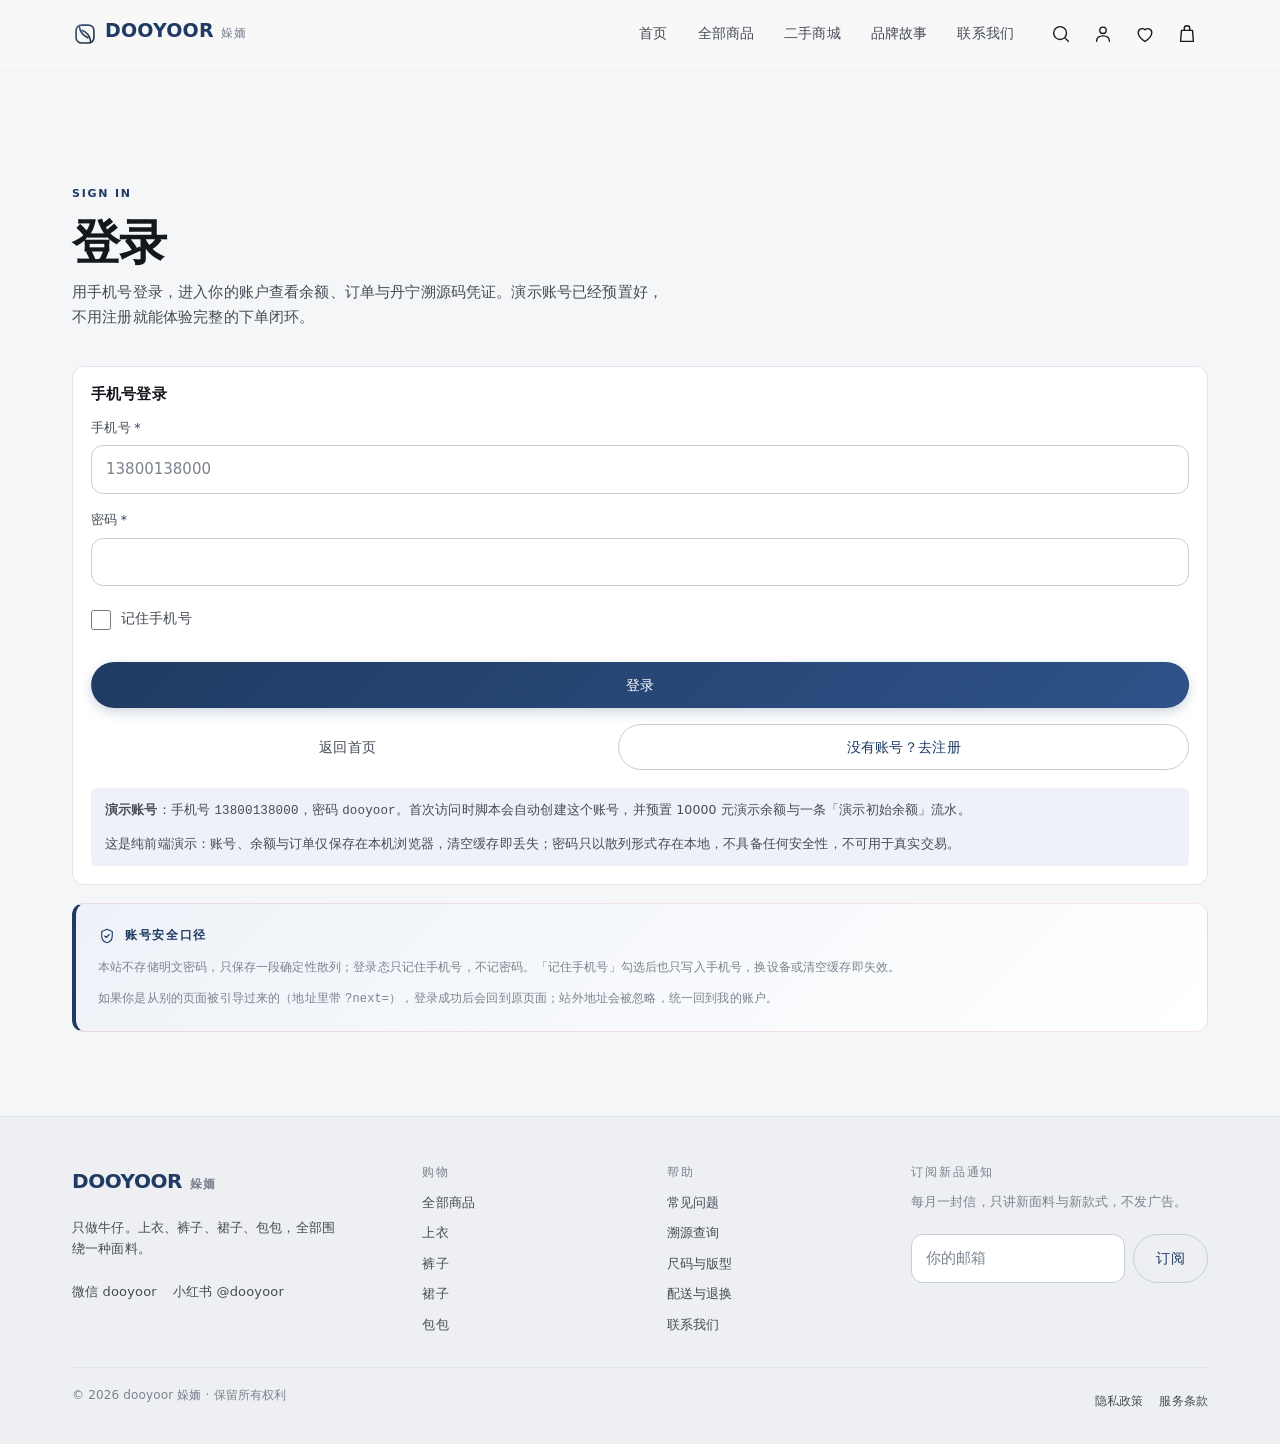
<file: login.html>
<!DOCTYPE html>
<html lang="zh-CN">
<head>
  <meta charset="utf-8">
  <meta name="viewport" content="width=device-width, initial-scale=1, viewport-fit=cover">
  <title>登录 · dooyoor 㛊䎟</title>
  <meta name="description" content="用手机号登录 dooyoor 㛊䎟 演示站，查看账户余额、订单与链上凭证。演示账号 13800138000 / dooyoor 由脚本自动预置，首次访问即可直接登录。">
  <meta name="theme-color" content="#F5F6F8">
  <meta property="og:type" content="website">
  <meta property="og:title" content="登录 · dooyoor 㛊䎟">
  <meta property="og:description" content="用手机号登录 dooyoor 㛊䎟 演示站，查看账户余额、订单与链上凭证。">
  <meta property="og:image" content="assets/hero.svg">
  <link rel="icon" href="assets/logo-mark.svg" type="image/svg+xml">
  <link rel="apple-touch-icon" href="assets/logo-mark.svg">
  <link rel="stylesheet" href="css/style.css">
</head>
<body data-page="login">

  <a class="skip-link" href="#main">跳到主要内容</a>

  <header class="site-header" data-header>
    <div class="container header-inner">
      <button class="icon-btn menu-toggle" type="button" aria-label="打开菜单" aria-expanded="false" aria-controls="drawer" data-menu-toggle>
        <svg viewBox="0 0 24 24" width="22" height="22" aria-hidden="true" fill="none" stroke="currentColor" stroke-width="1.5" stroke-linecap="round"><path d="M3 6h18M3 12h18M3 18h18"/></svg>
      </button>

      <a class="brand" href="index.html">
        <img class="brand-mark" src="assets/logo-mark.svg" alt="" width="26" height="26" decoding="async">
        <span class="brand-name">dooyoor</span>
        <span class="brand-cn" aria-hidden="true">㛊䎟</span>
      </a>

      <nav class="nav-primary" aria-label="主导航">
        <a class="nav-link" href="index.html" data-nav="index">首页</a>
        <a class="nav-link" href="shop.html" data-nav="shop">全部商品</a>
        <a class="nav-link" href="preowned.html" data-nav="preowned">二手商城</a>
        <a class="nav-link" href="about.html" data-nav="about">品牌故事</a>
        <a class="nav-link" href="contact.html" data-nav="contact">联系我们</a>
      </nav>

      <div class="header-actions">
        <button class="icon-btn" type="button" aria-label="搜索商品" aria-expanded="false" aria-controls="search" data-search-toggle>
          <svg viewBox="0 0 24 24" width="22" height="22" aria-hidden="true" fill="none" stroke="currentColor" stroke-width="1.5" stroke-linecap="round"><circle cx="11" cy="11" r="7"/><path d="M20 20l-3.5-3.5"/></svg>
        </button>
        <a class="icon-btn" href="account.html" aria-label="我的" data-account-link>
          <svg viewBox="0 0 24 24" width="22" height="22" aria-hidden="true" fill="none" stroke="currentColor" stroke-width="1.5" stroke-linecap="round" stroke-linejoin="round"><circle cx="12" cy="8" r="3.5"/><path d="M5 20c0-3.9 3.1-6 7-6s7 2.1 7 6"/></svg>
        </a>
        <a class="icon-btn fav-link" href="shop.html?fav=1" aria-label="我的收藏">
          <svg viewBox="0 0 24 24" width="22" height="22" aria-hidden="true" fill="none" stroke="currentColor" stroke-width="1.5" stroke-linecap="round" stroke-linejoin="round"><path d="M12 20.2S4.6 15.5 4.6 10.4A4.3 4.3 0 0 1 12 7.5a4.3 4.3 0 0 1 7.4 2.9c0 5.1-7.4 9.8-7.4 9.8Z"/></svg>
          <span class="cart-badge" data-fav-count hidden>0</span>
        </a>
        <a class="icon-btn" href="cart.html" aria-label="购物袋">
          <svg viewBox="0 0 24 24" width="22" height="22" aria-hidden="true" fill="none" stroke="currentColor" stroke-width="1.5" stroke-linecap="round" stroke-linejoin="round"><path d="M6 8h12l1 12H5L6 8Z"/><path d="M9 8V6a3 3 0 0 1 6 0v2"/></svg>
          <span class="cart-badge" data-cart-count hidden>0</span>
        </a>
      </div>
    </div>
  </header>

  <div class="drawer" id="drawer" data-drawer hidden>
    <div class="drawer-backdrop" data-drawer-close></div>
    <aside class="drawer-panel" role="dialog" aria-modal="true" aria-label="站点菜单">
      <div class="drawer-head">
        <span class="drawer-title">dooyoor</span>
        <button class="icon-btn" type="button" aria-label="关闭菜单" data-drawer-close>
          <svg viewBox="0 0 24 24" width="22" height="22" aria-hidden="true" fill="none" stroke="currentColor" stroke-width="1.5" stroke-linecap="round"><path d="M6 6l12 12M18 6L6 18"/></svg>
        </button>
      </div>
      <nav class="drawer-nav" aria-label="移动端导航">
        <a class="drawer-link" href="index.html" data-nav="index">首页</a>
        <a class="drawer-link" href="shop.html" data-nav="shop">全部商品</a>
        <a class="drawer-link" href="preowned.html" data-nav="preowned">二手商城</a>
        <a class="drawer-link" href="verify.html" data-nav="verify">溯源查询</a>
        <a class="drawer-link" href="about.html" data-nav="about">品牌故事</a>
        <a class="drawer-link" href="contact.html" data-nav="contact">联系我们</a>
        <a class="drawer-link" href="cart.html" data-nav="cart">购物袋</a>
        <a class="drawer-link" href="shop.html?fav=1">我的收藏</a>
        <a class="drawer-link" href="account.html">我的账户</a>
      </nav>
      <div class="drawer-foot">
        <p class="drawer-note">满 ¥999 免运费 · 认证二手 7 天无理由</p>
        <a class="drawer-mail" href="mailto:hello@dooyoor.com">hello@dooyoor.com</a>
      </div>
    </aside>
  </div>

  <div class="search-overlay" id="search" data-search hidden>
    <div class="search-backdrop" data-search-close></div>
    <div class="search-panel" role="dialog" aria-modal="true" aria-label="搜索商品">
      <form class="search-form" action="shop.html" method="get" role="search">
        <label class="u-sr-only" for="siteSearch">搜索商品</label>
        <div class="search-field">
          <input class="input search-input" id="siteSearch" name="q" type="search" placeholder="搜索商品名或品类，如：丹宁" autocomplete="off">
          <button class="search-clear" type="button" aria-label="清空搜索内容" data-search-clear hidden>
            <svg viewBox="0 0 24 24" width="18" height="18" aria-hidden="true" fill="none" stroke="currentColor" stroke-width="1.5" stroke-linecap="round"><path d="M6 6l12 12M18 6L6 18"/></svg>
          </button>
        </div>
        <button class="btn btn--primary" type="submit">搜索</button>
      </form>
      <div class="search-suggest">
        <span class="search-suggest-label">热门搜索</span>
        <a class="filter-chip" href="shop.html?q=丹宁">丹宁</a>
        <a class="filter-chip" href="shop.html?q=牛仔">牛仔裤</a>
        <a class="filter-chip" href="shop.html?q=裙">裙子</a>
        <a class="filter-chip" href="shop.html?cond=used">认证二手</a>
      </div>
      <button class="btn btn--ghost search-close" type="button" data-search-close>关闭</button>
    </div>
  </div>

  <main id="main">

    <section class="section section--tight">
      <div class="container">
        <div class="page-head">
          <p class="eyebrow">Sign in</p>
          <h1 class="h1">登录</h1>
          <p class="lead">用手机号登录，进入你的账户查看余额、订单与丹宁溯源码凭证。演示账号已经预置好，不用注册就能体验完整的下单闭环。</p>
        </div>

        <div class="admin-card">
          <h2 class="admin-card-title">手机号登录</h2>

          <form class="form" data-auth-form="login" novalidate>
            <div class="field">
              <label class="field-label" for="loginPhone">手机号<span class="req">*</span></label>
              <input class="input" id="loginPhone" name="phone" type="tel" inputmode="numeric" maxlength="11" autocomplete="username" placeholder="13800138000" aria-describedby="loginPhoneError">
              <p class="field-error" id="loginPhoneError"></p>
            </div>

            <div class="field">
              <label class="field-label" for="loginPassword">密码<span class="req">*</span></label>
              <input class="input" id="loginPassword" name="password" type="password" autocomplete="current-password" aria-describedby="loginPasswordError">
              <p class="field-error" id="loginPasswordError"></p>
            </div>

            <label class="check">
              <input type="checkbox" id="loginRemember" name="remember" data-remember>
              <span class="check-text">记住手机号</span>
            </label>

            <p class="field-error" id="loginFormError" data-form-error role="alert"></p>

            <div class="form-actions">
              <button class="btn btn--primary btn--block" type="submit">登录</button>
            </div>

            <div class="form-actions">
              <a class="btn btn--ghost" href="index.html">返回首页</a>
              <a class="btn btn--outline" href="register.html">没有账号？去注册</a>
            </div>
          </form>

          <div class="admin-login-tip">
            <p><strong>演示账号</strong>：手机号 <code>13800138000</code>，密码 <code>dooyoor</code>。首次访问时脚本会自动创建这个账号，并预置 10000 元演示余额与一条「演示初始余额」流水。</p>
            <p>这是纯前端演示：账号、余额与订单仅保存在本机浏览器，清空缓存即丢失；密码只以散列形式存在本地，不具备任何安全性，不可用于真实交易。</p>
          </div>
        </div>

        <div class="chain-panel">
          <div class="chain-head">
            <svg viewBox="0 0 24 24" width="18" height="18" aria-hidden="true" fill="none" stroke="currentColor" stroke-width="1.5" stroke-linecap="round" stroke-linejoin="round"><path d="M12 3l7 3v6c0 5-3 8-7 9-4-1-7-4-7-9V6l7-3Z"/><path d="M9 12l2 2 4-4"/></svg>
            <span class="chain-title">账号安全口径</span>
          </div>
          <p class="chain-note">本站不存储明文密码，只保存一段确定性散列；登录态只记住手机号，不记密码。「记住手机号」勾选后也只写入手机号，换设备或清空缓存即失效。</p>
          <p class="chain-note">如果你是从别的页面被引导过来的（地址里带 <code>?next=</code>），登录成功后会回到原页面；站外地址会被忽略，统一回到我的账户。</p>
        </div>
      </div>
    </section>
  </main>

  <footer class="site-footer">
    <div class="container">
      <div class="footer-grid">
        <div class="footer-col footer-brand">
          <p class="footer-logo">dooyoor<span class="footer-cn">㛊䎟</span></p>
          <p class="footer-tagline">只做牛仔。上衣、裤子、裙子、包包，全部围绕一种面料。</p>
          <p class="footer-social">
            <a class="footer-link" href="contact.html">微信 dooyoor</a>
            <a class="footer-link" href="contact.html">小红书 @dooyoor</a>
          </p>
        </div>
        <div class="footer-col">
          <h2 class="footer-title">购物</h2>
          <a class="footer-link" href="shop.html">全部商品</a>
          <a class="footer-link" href="shop.html?c=tops">上衣</a>
          <a class="footer-link" href="shop.html?c=bottoms">裤子</a>
          <a class="footer-link" href="shop.html?c=skirts">裙子</a>
          <a class="footer-link" href="shop.html?c=bags">包包</a>
        </div>
        <div class="footer-col">
          <h2 class="footer-title">帮助</h2>
          <a class="footer-link" href="contact.html#faq">常见问题</a>
          <a class="footer-link" href="verify.html">溯源查询</a>
          <a class="footer-link" href="contact.html#faq">尺码与版型</a>
          <a class="footer-link" href="contact.html#faq">配送与退换</a>
          <a class="footer-link" href="contact.html">联系我们</a>
        </div>
        <div class="footer-col footer-news">
          <h2 class="footer-title">订阅新品通知</h2>
          <p class="footer-note">每月一封信，只讲新面料与新款式，不发广告。</p>
          <form class="news-form" data-news-form novalidate>
            <label class="u-sr-only" for="newsEmail">邮箱地址</label>
            <input class="input" id="newsEmail" name="email" type="email" placeholder="你的邮箱" autocomplete="email" required>
            <button class="btn btn--outline" type="submit">订阅</button>
          </form>
          <p class="form-note" data-news-note></p>
        </div>
      </div>
      <div class="footer-bottom">
        <p>© <span data-year>2025</span> dooyoor 㛊䎟 · 保留所有权利</p>
        <p class="footer-legal"><a class="footer-link" href="#">隐私政策</a><a class="footer-link" href="#">服务条款</a></p>
      </div>
    </div>
  </footer>

  <nav class="bottom-nav" aria-label="底部导航">
    <a class="bottom-nav-item" href="index.html" data-nav="index">
      <svg viewBox="0 0 24 24" width="22" height="22" aria-hidden="true" fill="none" stroke="currentColor" stroke-width="1.5" stroke-linecap="round" stroke-linejoin="round"><path d="M4 11l8-6 8 6"/><path d="M6 10v9h12v-9"/></svg>
      <span class="bottom-nav-label">首页</span>
    </a>
    <a class="bottom-nav-item" href="shop.html" data-nav="shop">
      <svg viewBox="0 0 24 24" width="22" height="22" aria-hidden="true" fill="none" stroke="currentColor" stroke-width="1.5" stroke-linecap="round" stroke-linejoin="round"><path d="M4 6h16l-1.5 13h-13L4 6Z"/><path d="M9 6a3 3 0 0 1 6 0"/></svg>
      <span class="bottom-nav-label">商品</span>
    </a>
    <a class="bottom-nav-item" href="preowned.html" data-nav="preowned">
      <svg viewBox="0 0 24 24" width="22" height="22" aria-hidden="true" fill="none" stroke="currentColor" stroke-width="1.5" stroke-linecap="round" stroke-linejoin="round"><path d="M4 12a8 8 0 0 1 13-6"/><path d="M20 12a8 8 0 0 1-13 6"/><path d="M17 3v3h-3"/><path d="M7 21v-3h3"/></svg>
      <span class="bottom-nav-label">二手</span>
    </a>
    <a class="bottom-nav-item" href="cart.html" data-nav="cart">
      <span class="bottom-nav-icon-wrap">
        <svg viewBox="0 0 24 24" width="22" height="22" aria-hidden="true" fill="none" stroke="currentColor" stroke-width="1.5" stroke-linecap="round" stroke-linejoin="round"><path d="M6 8h12l1 12H5L6 8Z"/><path d="M9 8V6a3 3 0 0 1 6 0v2"/></svg>
        <span class="cart-badge" data-cart-count hidden>0</span>
      </span>
      <span class="bottom-nav-label">购物袋</span>
    </a>
    <a class="bottom-nav-item" href="account.html" data-nav="account">
      <svg viewBox="0 0 24 24" width="22" height="22" aria-hidden="true" fill="none" stroke="currentColor" stroke-width="1.5" stroke-linecap="round" stroke-linejoin="round"><circle cx="12" cy="8" r="3.5"/><path d="M5 20c0-3.9 3.1-6 7-6s7 2.1 7 6"/></svg>
      <span class="bottom-nav-label">我的</span>
    </a>
  </nav>
  <div class="toast" data-toast role="status" aria-live="polite"></div>

  <script src="js/site-config.js"></script>
  <script src="js/cart.js"></script>
  <script src="js/main.js"></script>
  <script src="js/fav.js"></script>
  <script src="js/auth.js"></script>
  <script src="js/wallet.js"></script>
  <script src="js/orders.js"></script>
  <script src="js/preowned.js"></script>
  <script src="js/auth-page.js"></script>
</body>
</html>
</file>
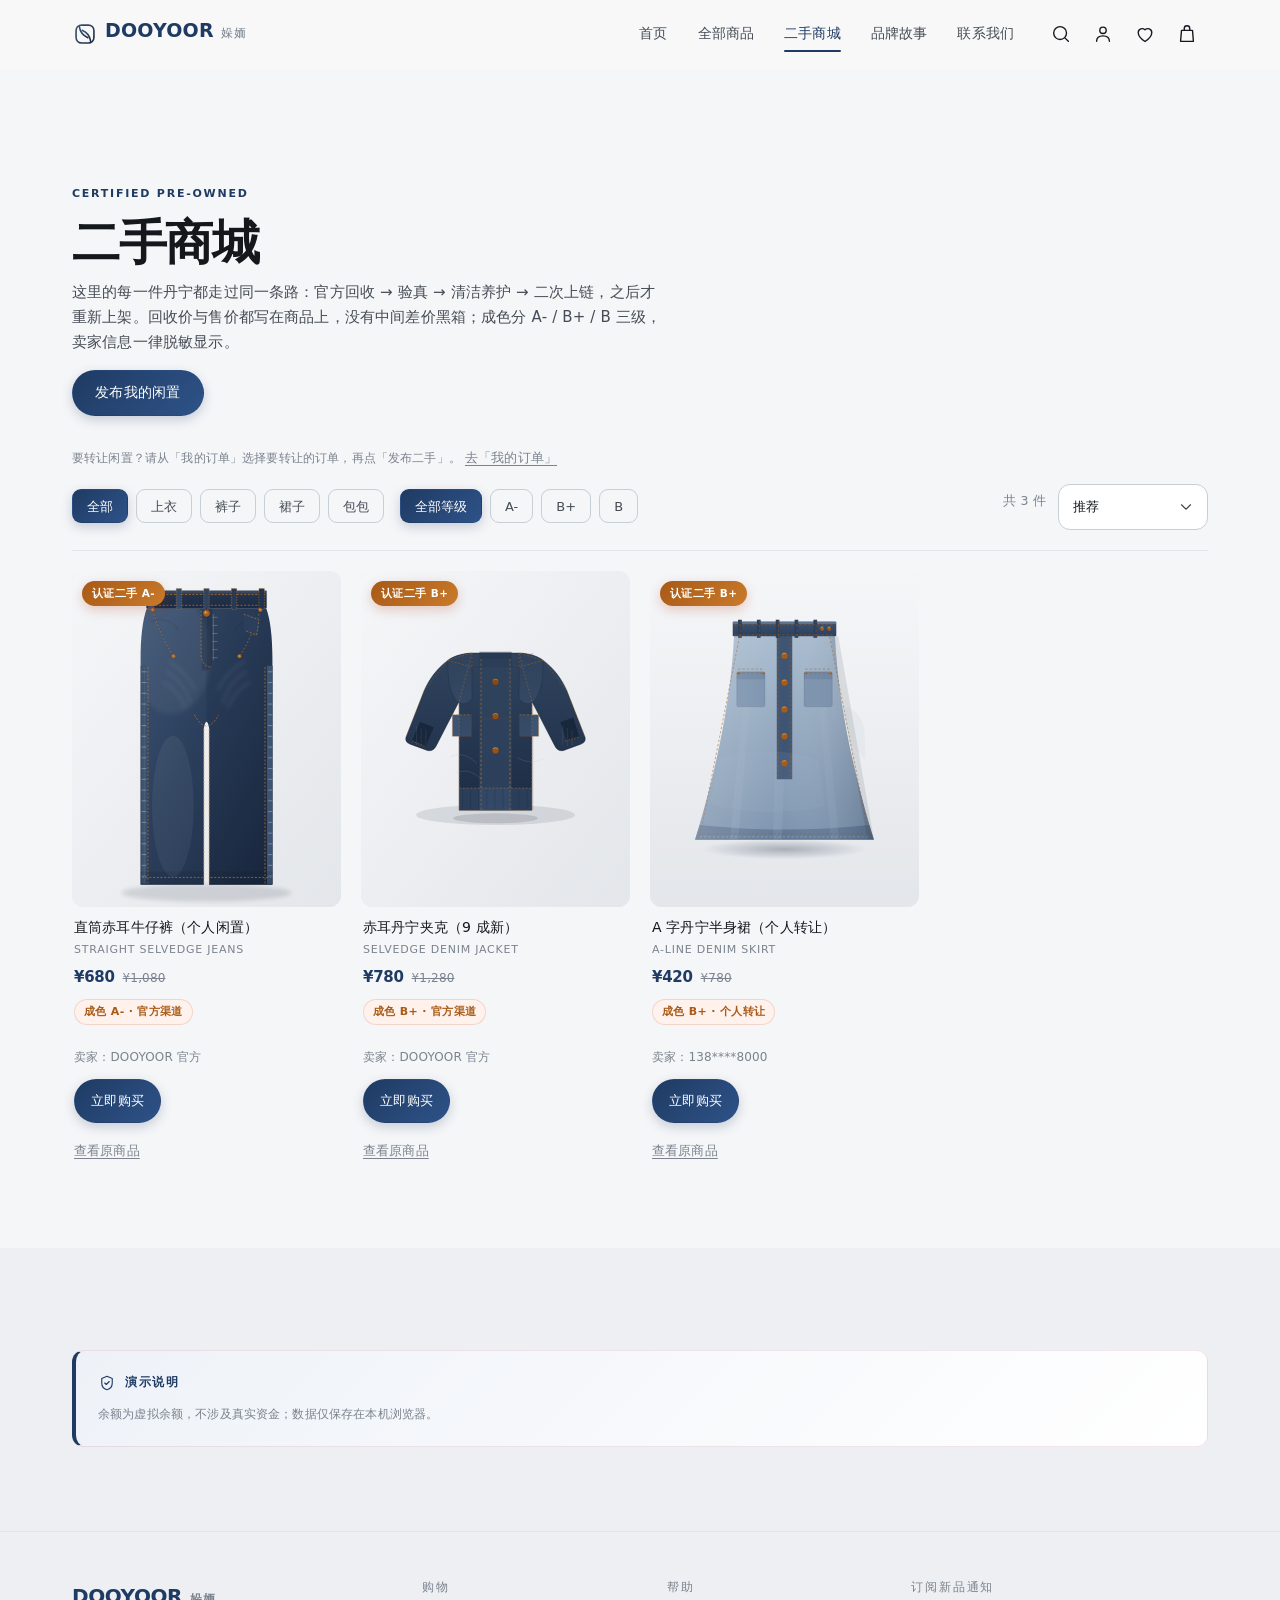
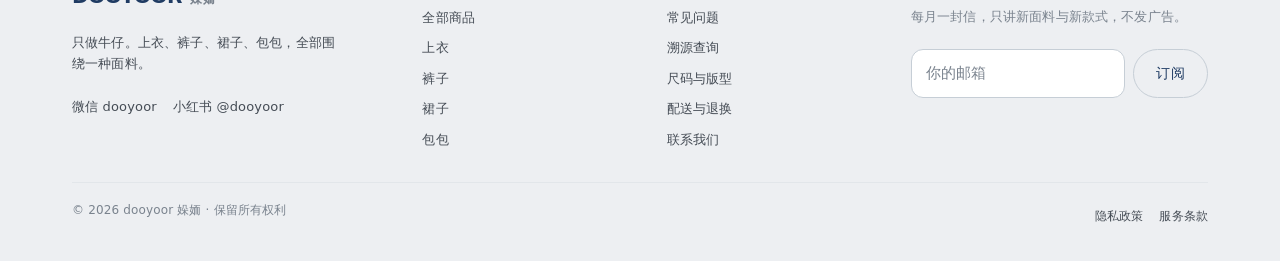
<file: preowned.html>
<!DOCTYPE html>
<html lang="zh-CN">
<head>
  <meta charset="utf-8">
  <meta name="viewport" content="width=device-width, initial-scale=1, viewport-fit=cover">
  <title>二手商城 · dooyoor 㛊䎟</title>
  <meta name="description" content="DOOYOOR 㛊䎟 认证二手牛仔：上衣、裤子、裙子、包包四类官方回收、验真、清洁养护、二次上链后重新上架，回收价与售价一律写在商品上。成色分 A- / B+ / B 三级，卖家信息脱敏显示，可按分类与等级筛选。">
  <meta name="theme-color" content="#F5F6F8">
  <meta property="og:type" content="website">
  <meta property="og:title" content="二手商城 · dooyoor 㛊䎟">
  <meta property="og:description" content="DOOYOOR 㛊䎟 认证二手牛仔：上衣、裤子、裙子、包包四类官方回收、验真、清洁养护、二次上链后重新上架，回收价与售价一律写在商品上。成色分 A- / B+ / B 三级，卖家信息脱敏显示，可按分类与等级筛选。">
  <meta property="og:image" content="assets/hero.svg">
  <link rel="icon" href="assets/logo-mark.svg" type="image/svg+xml">
  <link rel="apple-touch-icon" href="assets/logo-mark.svg">
  <link rel="stylesheet" href="css/style.css">
</head>
<body data-page="preowned">

  <a class="skip-link" href="#main">跳到主要内容</a>

  <header class="site-header" data-header>
    <div class="container header-inner">
      <button class="icon-btn menu-toggle" type="button" aria-label="打开菜单" aria-expanded="false" aria-controls="drawer" data-menu-toggle>
        <svg viewBox="0 0 24 24" width="22" height="22" aria-hidden="true" fill="none" stroke="currentColor" stroke-width="1.5" stroke-linecap="round"><path d="M3 6h18M3 12h18M3 18h18"/></svg>
      </button>

      <a class="brand" href="index.html">
        <img class="brand-mark" src="assets/logo-mark.svg" alt="" width="26" height="26" decoding="async">
        <span class="brand-name">dooyoor</span>
        <span class="brand-cn" aria-hidden="true">㛊䎟</span>
      </a>

      <nav class="nav-primary" aria-label="主导航">
        <a class="nav-link" href="index.html" data-nav="index">首页</a>
        <a class="nav-link" href="shop.html" data-nav="shop">全部商品</a>
        <a class="nav-link" href="preowned.html" data-nav="preowned">二手商城</a>
        <a class="nav-link" href="about.html" data-nav="about">品牌故事</a>
        <a class="nav-link" href="contact.html" data-nav="contact">联系我们</a>
      </nav>

      <div class="header-actions">
        <button class="icon-btn" type="button" aria-label="搜索商品" aria-expanded="false" aria-controls="search" data-search-toggle>
          <svg viewBox="0 0 24 24" width="22" height="22" aria-hidden="true" fill="none" stroke="currentColor" stroke-width="1.5" stroke-linecap="round"><circle cx="11" cy="11" r="7"/><path d="M20 20l-3.5-3.5"/></svg>
        </button>
        <a class="icon-btn" href="account.html" aria-label="我的" data-account-link>
          <svg viewBox="0 0 24 24" width="22" height="22" aria-hidden="true" fill="none" stroke="currentColor" stroke-width="1.5" stroke-linecap="round" stroke-linejoin="round"><circle cx="12" cy="8" r="3.5"/><path d="M5 20c0-3.9 3.1-6 7-6s7 2.1 7 6"/></svg>
        </a>
        <a class="icon-btn fav-link" href="shop.html?fav=1" aria-label="我的收藏">
          <svg viewBox="0 0 24 24" width="22" height="22" aria-hidden="true" fill="none" stroke="currentColor" stroke-width="1.5" stroke-linecap="round" stroke-linejoin="round"><path d="M12 20.2S4.6 15.5 4.6 10.4A4.3 4.3 0 0 1 12 7.5a4.3 4.3 0 0 1 7.4 2.9c0 5.1-7.4 9.8-7.4 9.8Z"/></svg>
          <span class="cart-badge" data-fav-count hidden>0</span>
        </a>
        <a class="icon-btn" href="cart.html" aria-label="购物袋">
          <svg viewBox="0 0 24 24" width="22" height="22" aria-hidden="true" fill="none" stroke="currentColor" stroke-width="1.5" stroke-linecap="round" stroke-linejoin="round"><path d="M6 8h12l1 12H5L6 8Z"/><path d="M9 8V6a3 3 0 0 1 6 0v2"/></svg>
          <span class="cart-badge" data-cart-count hidden>0</span>
        </a>
      </div>
    </div>
  </header>

  <div class="drawer" id="drawer" data-drawer hidden>
    <div class="drawer-backdrop" data-drawer-close></div>
    <aside class="drawer-panel" role="dialog" aria-modal="true" aria-label="站点菜单">
      <div class="drawer-head">
        <span class="drawer-title">dooyoor</span>
        <button class="icon-btn" type="button" aria-label="关闭菜单" data-drawer-close>
          <svg viewBox="0 0 24 24" width="22" height="22" aria-hidden="true" fill="none" stroke="currentColor" stroke-width="1.5" stroke-linecap="round"><path d="M6 6l12 12M18 6L6 18"/></svg>
        </button>
      </div>
      <nav class="drawer-nav" aria-label="移动端导航">
        <a class="drawer-link" href="index.html" data-nav="index">首页</a>
        <a class="drawer-link" href="shop.html" data-nav="shop">全部商品</a>
        <a class="drawer-link" href="preowned.html" data-nav="preowned">二手商城</a>
        <a class="drawer-link" href="verify.html" data-nav="verify">溯源查询</a>
        <a class="drawer-link" href="about.html" data-nav="about">品牌故事</a>
        <a class="drawer-link" href="contact.html" data-nav="contact">联系我们</a>
        <a class="drawer-link" href="cart.html" data-nav="cart">购物袋</a>
        <a class="drawer-link" href="shop.html?fav=1">我的收藏</a>
        <a class="drawer-link" href="account.html">我的账户</a>
      </nav>
      <div class="drawer-foot">
        <p class="drawer-note">满 ¥999 免运费 · 认证二手 7 天无理由</p>
        <a class="drawer-mail" href="mailto:hello@dooyoor.com">hello@dooyoor.com</a>
      </div>
    </aside>
  </div>

  <div class="search-overlay" id="search" data-search hidden>
    <div class="search-backdrop" data-search-close></div>
    <div class="search-panel" role="dialog" aria-modal="true" aria-label="搜索商品">
      <form class="search-form" action="shop.html" method="get" role="search">
        <label class="u-sr-only" for="siteSearch">搜索商品</label>
        <div class="search-field">
          <input class="input search-input" id="siteSearch" name="q" type="search" placeholder="搜索商品名或品类，如：丹宁" autocomplete="off">
          <button class="search-clear" type="button" aria-label="清空搜索内容" data-search-clear hidden>
            <svg viewBox="0 0 24 24" width="18" height="18" aria-hidden="true" fill="none" stroke="currentColor" stroke-width="1.5" stroke-linecap="round"><path d="M6 6l12 12M18 6L6 18"/></svg>
          </button>
        </div>
        <button class="btn btn--primary" type="submit">搜索</button>
      </form>
      <div class="search-suggest">
        <span class="search-suggest-label">热门搜索</span>
        <a class="filter-chip" href="shop.html?q=丹宁">丹宁</a>
        <a class="filter-chip" href="shop.html?q=牛仔">牛仔裤</a>
        <a class="filter-chip" href="shop.html?q=裙">裙子</a>
        <a class="filter-chip" href="shop.html?cond=used">认证二手</a>
      </div>
      <button class="btn btn--ghost search-close" type="button" data-search-close>关闭</button>
    </div>
  </div>

  <main id="main">

    <section class="section section--tight">
      <div class="container">
        <div class="page-head">
          <p class="eyebrow">Certified Pre-owned</p>
          <h1 class="h1">二手商城</h1>
          <p class="lead">这里的每一件丹宁都走过同一条路：官方回收 → 验真 → 清洁养护 → 二次上链，之后才重新上架。回收价与售价都写在商品上，没有中间差价黑箱；成色分 A- / B+ / B 三级，卖家信息一律脱敏显示。</p>
          <p><a class="btn btn--primary" href="account.html?view=orders">发布我的闲置</a></p>
        </div>

        <p class="chain-note" data-publish-notice hidden></p>

        <div class="shop-toolbar">
          <div class="filter-bar" role="group" aria-label="按分类筛选">
            <button class="filter-chip is-active" type="button" data-filter="all" aria-pressed="true">全部</button>
            <button class="filter-chip" type="button" data-filter="tops" aria-pressed="false">上衣</button>
            <button class="filter-chip" type="button" data-filter="bottoms" aria-pressed="false">裤子</button>
            <button class="filter-chip" type="button" data-filter="skirts" aria-pressed="false">裙子</button>
            <button class="filter-chip" type="button" data-filter="bags" aria-pressed="false">包包</button>
          </div>
          <div class="filter-bar" data-grade-bar role="group" aria-label="按成色等级筛选">
            <button class="filter-chip is-active" type="button" data-grade="all" aria-pressed="true">全部等级</button>
            <button class="filter-chip" type="button" data-grade="A-" aria-pressed="false">A-</button>
            <button class="filter-chip" type="button" data-grade="B+" aria-pressed="false">B+</button>
            <button class="filter-chip" type="button" data-grade="B" aria-pressed="false">B</button>
          </div>
          <div class="toolbar-row">
            <p class="result-count" data-result-count>共 0 件</p>
            <label class="u-sr-only" for="preownedSort">排序方式</label>
            <select class="select sort-select" id="preownedSort" data-sort>
              <option value="featured">推荐</option>
              <option value="price-asc">价格从低到高</option>
              <option value="price-desc">价格从高到低</option>
            </select>
          </div>
        </div>

        <div class="product-grid" data-grid></div>

        <div class="empty-state" data-empty hidden>
          <h2 class="h3">没有找到符合条件的二手</h2>
          <p>换一个分类或成色等级试试，也可以清除筛选看看全部在售的认证二手。</p>
          <button class="btn btn--primary" type="button" data-clear-filter>清除筛选</button>
        </div>
      </div>
    </section>

    <section class="section section--paper2">
      <div class="container">
        <div class="chain-panel">
          <div class="chain-head">
            <svg viewBox="0 0 24 24" width="18" height="18" aria-hidden="true" fill="none" stroke="currentColor" stroke-width="1.5" stroke-linecap="round" stroke-linejoin="round"><path d="M12 3l7 3v6c0 5-3 8-7 9-4-1-7-4-7-9V6l7-3Z"/><path d="M9 12l2 2 4-4"/></svg>
            <span class="chain-title">演示说明</span>
          </div>
          <p class="chain-note">余额为虚拟余额，不涉及真实资金；数据仅保存在本机浏览器。</p>
        </div>
      </div>
    </section>
  </main>

  <footer class="site-footer">
    <div class="container">
      <div class="footer-grid">
        <div class="footer-col footer-brand">
          <p class="footer-logo">dooyoor<span class="footer-cn">㛊䎟</span></p>
          <p class="footer-tagline">只做牛仔。上衣、裤子、裙子、包包，全部围绕一种面料。</p>
          <p class="footer-social">
            <a class="footer-link" href="contact.html">微信 dooyoor</a>
            <a class="footer-link" href="contact.html">小红书 @dooyoor</a>
          </p>
        </div>
        <div class="footer-col">
          <h2 class="footer-title">购物</h2>
          <a class="footer-link" href="shop.html">全部商品</a>
          <a class="footer-link" href="shop.html?c=tops">上衣</a>
          <a class="footer-link" href="shop.html?c=bottoms">裤子</a>
          <a class="footer-link" href="shop.html?c=skirts">裙子</a>
          <a class="footer-link" href="shop.html?c=bags">包包</a>
        </div>
        <div class="footer-col">
          <h2 class="footer-title">帮助</h2>
          <a class="footer-link" href="contact.html#faq">常见问题</a>
          <a class="footer-link" href="verify.html">溯源查询</a>
          <a class="footer-link" href="contact.html#faq">尺码与版型</a>
          <a class="footer-link" href="contact.html#faq">配送与退换</a>
          <a class="footer-link" href="contact.html">联系我们</a>
        </div>
        <div class="footer-col footer-news">
          <h2 class="footer-title">订阅新品通知</h2>
          <p class="footer-note">每月一封信，只讲新面料与新款式，不发广告。</p>
          <form class="news-form" data-news-form novalidate>
            <label class="u-sr-only" for="newsEmail">邮箱地址</label>
            <input class="input" id="newsEmail" name="email" type="email" placeholder="你的邮箱" autocomplete="email" required>
            <button class="btn btn--outline" type="submit">订阅</button>
          </form>
          <p class="form-note" data-news-note></p>
        </div>
      </div>
      <div class="footer-bottom">
        <p>© <span data-year>2025</span> dooyoor 㛊䎟 · 保留所有权利</p>
        <p class="footer-legal"><a class="footer-link" href="#">隐私政策</a><a class="footer-link" href="#">服务条款</a></p>
      </div>
    </div>
  </footer>

  <nav class="bottom-nav" aria-label="底部导航">
    <a class="bottom-nav-item" href="index.html" data-nav="index">
      <svg viewBox="0 0 24 24" width="22" height="22" aria-hidden="true" fill="none" stroke="currentColor" stroke-width="1.5" stroke-linecap="round" stroke-linejoin="round"><path d="M4 11l8-6 8 6"/><path d="M6 10v9h12v-9"/></svg>
      <span class="bottom-nav-label">首页</span>
    </a>
    <a class="bottom-nav-item" href="shop.html" data-nav="shop">
      <svg viewBox="0 0 24 24" width="22" height="22" aria-hidden="true" fill="none" stroke="currentColor" stroke-width="1.5" stroke-linecap="round" stroke-linejoin="round"><path d="M4 6h16l-1.5 13h-13L4 6Z"/><path d="M9 6a3 3 0 0 1 6 0"/></svg>
      <span class="bottom-nav-label">商品</span>
    </a>
    <a class="bottom-nav-item" href="preowned.html" data-nav="preowned">
      <svg viewBox="0 0 24 24" width="22" height="22" aria-hidden="true" fill="none" stroke="currentColor" stroke-width="1.5" stroke-linecap="round" stroke-linejoin="round"><path d="M4 12a8 8 0 0 1 13-6"/><path d="M20 12a8 8 0 0 1-13 6"/><path d="M17 3v3h-3"/><path d="M7 21v-3h3"/></svg>
      <span class="bottom-nav-label">二手</span>
    </a>
    <a class="bottom-nav-item" href="cart.html" data-nav="cart">
      <span class="bottom-nav-icon-wrap">
        <svg viewBox="0 0 24 24" width="22" height="22" aria-hidden="true" fill="none" stroke="currentColor" stroke-width="1.5" stroke-linecap="round" stroke-linejoin="round"><path d="M6 8h12l1 12H5L6 8Z"/><path d="M9 8V6a3 3 0 0 1 6 0v2"/></svg>
        <span class="cart-badge" data-cart-count hidden>0</span>
      </span>
      <span class="bottom-nav-label">购物袋</span>
    </a>
    <a class="bottom-nav-item" href="account.html" data-nav="account">
      <svg viewBox="0 0 24 24" width="22" height="22" aria-hidden="true" fill="none" stroke="currentColor" stroke-width="1.5" stroke-linecap="round" stroke-linejoin="round"><circle cx="12" cy="8" r="3.5"/><path d="M5 20c0-3.9 3.1-6 7-6s7 2.1 7 6"/></svg>
      <span class="bottom-nav-label">我的</span>
    </a>
  </nav>

  <div class="toast" data-toast role="status" aria-live="polite"></div>

  <div class="admin-modal" data-publish-modal role="dialog" aria-modal="true" aria-labelledby="publishModalTitle" hidden>
    <div class="admin-modal-backdrop" data-publish-close></div>
    <div class="admin-modal-panel">
      <div class="admin-modal-head">
        <h2 class="admin-modal-title" id="publishModalTitle">发布二手</h2>
        <button class="icon-btn" type="button" data-publish-close aria-label="关闭发布弹窗">
          <svg viewBox="0 0 24 24" width="22" height="22" aria-hidden="true" fill="none" stroke="currentColor" stroke-width="1.5" stroke-linecap="round"><path d="M6 6l12 12M18 6L6 18"/></svg>
        </button>
      </div>

      <div class="admin-modal-body form">
        <div class="field">
          <span class="field-label">转让商品（由订单带出，不可修改）</span>
          <p class="order-name" data-publish-name></p>
          <p class="admin-row-meta"><span>原价 <span data-publish-origin></span></span></p>
        </div>

        <div class="field">
          <label class="field-label" for="publishPrice">转让价格（元）<span class="req" aria-hidden="true">*</span></label>
          <input class="input" id="publishPrice" name="price" type="number" inputmode="decimal" min="1" step="1" autocomplete="off" required>
        </div>

        <div class="field">
          <label class="field-label" for="publishNote">成色说明<span class="req" aria-hidden="true">*</span></label>
          <textarea class="textarea" id="publishNote" name="note" rows="4" maxlength="200" placeholder="例如：买大了一码，只穿过两次" required></textarea>
        </div>

        <p class="field-error" data-publish-error role="alert"></p>
      </div>

      <div class="admin-modal-foot">
        <button class="btn btn--outline" type="button" data-publish-cancel>取消</button>
        <button class="btn btn--primary" type="button" data-publish-submit>确认发布</button>
      </div>
    </div>
  </div>

  <script src="js/site-config.js"></script>
  <script src="js/cart.js"></script>
  <script src="js/main.js"></script>
  <script src="js/fav.js"></script>
  <script src="js/auth.js"></script>
  <script src="js/wallet.js"></script>
  <script src="js/orders.js"></script>
  <script src="js/preowned.js"></script>
  <script src="js/preowned-page.js"></script>
</body>
</html>
</file>
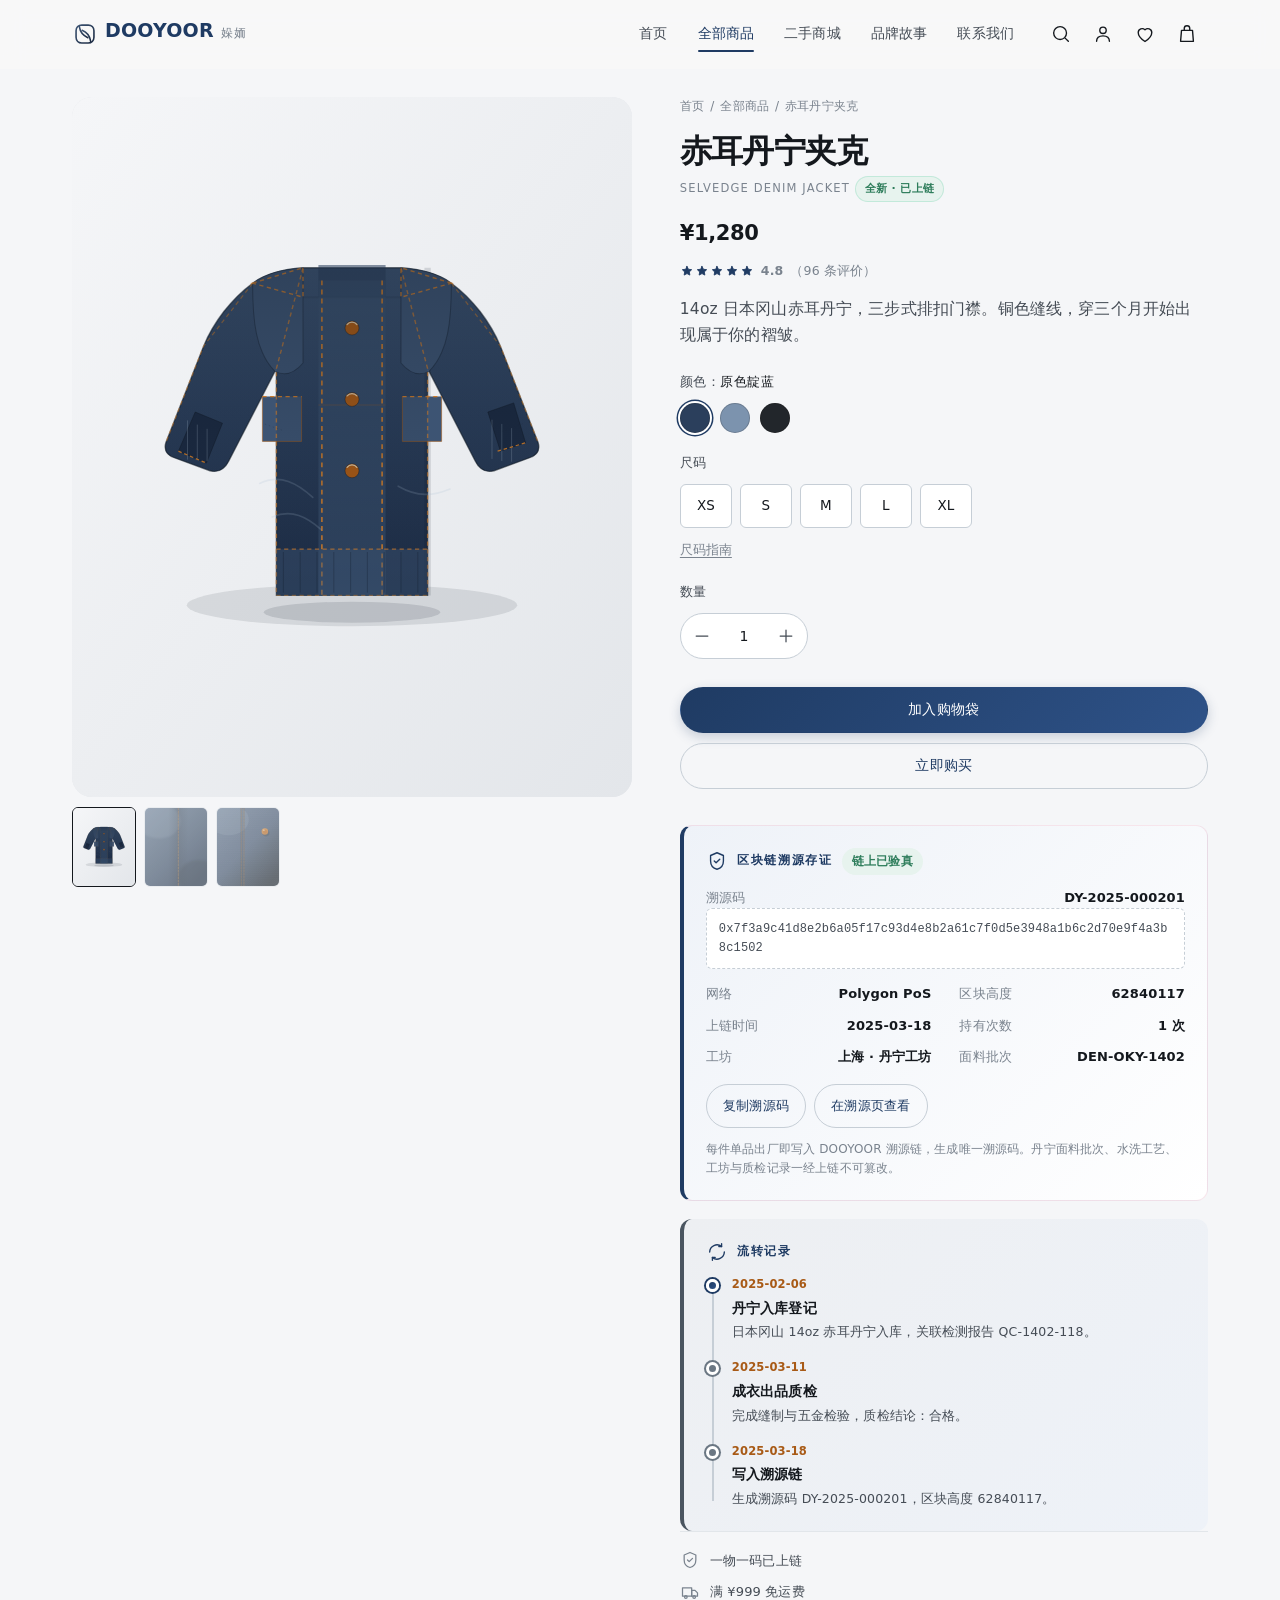
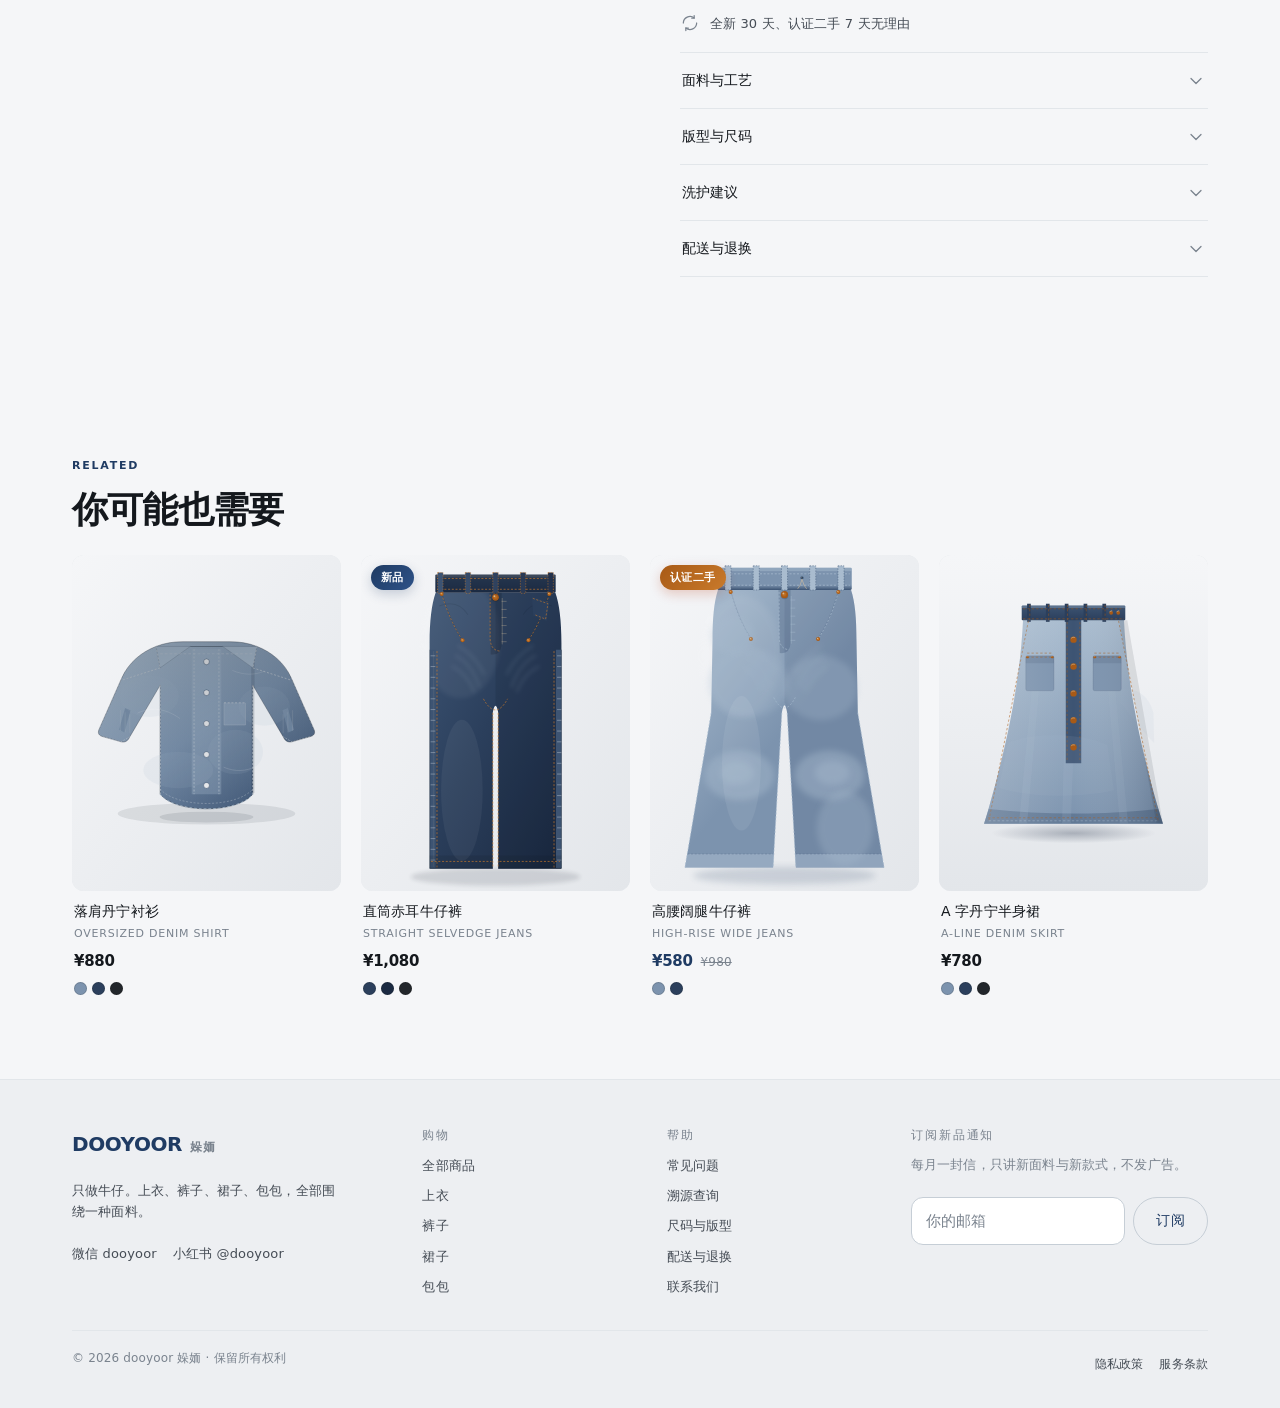
<file: product.html>
<!DOCTYPE html>
<html lang="zh-CN">
<head>
  <meta charset="utf-8">
  <meta name="viewport" content="width=device-width, initial-scale=1, viewport-fit=cover">
  <title>商品详情 · dooyoor 㛊䎟 只做牛仔</title>
  <meta name="description" content="dooyoor 㛊䎟 商品详情：只做牛仔。丹宁面料与版型说明、按品类（上衣 / 裤子 / 裙子 / 包包）给出的厘米级尺码表与区块链溯源存证，满 ¥999 免运费，全新 30 天 / 认证二手 7 天无理由退换。">
  <meta name="theme-color" content="#F5F6F8">
  <meta property="og:type" content="website">
  <meta property="og:title" content="商品详情 · dooyoor 㛊䎟 只做牛仔">
  <meta property="og:description" content="dooyoor 㛊䎟 商品详情：只做牛仔。丹宁面料与版型说明、按品类（上衣 / 裤子 / 裙子 / 包包）给出的厘米级尺码表与区块链溯源存证，满 ¥999 免运费，全新 30 天 / 认证二手 7 天无理由退换。">
  <meta property="og:image" content="assets/hero.svg">
  <link rel="icon" href="assets/logo-mark.svg" type="image/svg+xml">
  <link rel="apple-touch-icon" href="assets/logo-mark.svg">
  <link rel="stylesheet" href="css/style.css">
</head>
<body data-page="product">

  <a class="skip-link" href="#main">跳到主要内容</a>

  <header class="site-header" data-header>
    <div class="container header-inner">
      <button class="icon-btn menu-toggle" type="button" aria-label="打开菜单" aria-expanded="false" aria-controls="drawer" data-menu-toggle>
        <svg viewBox="0 0 24 24" width="22" height="22" aria-hidden="true" fill="none" stroke="currentColor" stroke-width="1.5" stroke-linecap="round"><path d="M3 6h18M3 12h18M3 18h18"/></svg>
      </button>

      <a class="brand" href="index.html">
        <img class="brand-mark" src="assets/logo-mark.svg" alt="" width="26" height="26" decoding="async">
        <span class="brand-name">dooyoor</span>
        <span class="brand-cn" aria-hidden="true">㛊䎟</span>
      </a>

      <nav class="nav-primary" aria-label="主导航">
        <a class="nav-link" href="index.html" data-nav="index">首页</a>
        <a class="nav-link" href="shop.html" data-nav="shop">全部商品</a>
        <a class="nav-link" href="preowned.html" data-nav="preowned">二手商城</a>
        <a class="nav-link" href="about.html" data-nav="about">品牌故事</a>
        <a class="nav-link" href="contact.html" data-nav="contact">联系我们</a>
      </nav>

      <div class="header-actions">
        <button class="icon-btn" type="button" aria-label="搜索商品" aria-expanded="false" aria-controls="search" data-search-toggle>
          <svg viewBox="0 0 24 24" width="22" height="22" aria-hidden="true" fill="none" stroke="currentColor" stroke-width="1.5" stroke-linecap="round"><circle cx="11" cy="11" r="7"/><path d="M20 20l-3.5-3.5"/></svg>
        </button>
        <a class="icon-btn" href="account.html" aria-label="我的" data-account-link>
          <svg viewBox="0 0 24 24" width="22" height="22" aria-hidden="true" fill="none" stroke="currentColor" stroke-width="1.5" stroke-linecap="round" stroke-linejoin="round"><circle cx="12" cy="8" r="3.5"/><path d="M5 20c0-3.9 3.1-6 7-6s7 2.1 7 6"/></svg>
        </a>
        <a class="icon-btn fav-link" href="shop.html?fav=1" aria-label="我的收藏">
          <svg viewBox="0 0 24 24" width="22" height="22" aria-hidden="true" fill="none" stroke="currentColor" stroke-width="1.5" stroke-linecap="round" stroke-linejoin="round"><path d="M12 20.2S4.6 15.5 4.6 10.4A4.3 4.3 0 0 1 12 7.5a4.3 4.3 0 0 1 7.4 2.9c0 5.1-7.4 9.8-7.4 9.8Z"/></svg>
          <span class="cart-badge" data-fav-count hidden>0</span>
        </a>
        <a class="icon-btn" href="cart.html" aria-label="购物袋">
          <svg viewBox="0 0 24 24" width="22" height="22" aria-hidden="true" fill="none" stroke="currentColor" stroke-width="1.5" stroke-linecap="round" stroke-linejoin="round"><path d="M6 8h12l1 12H5L6 8Z"/><path d="M9 8V6a3 3 0 0 1 6 0v2"/></svg>
          <span class="cart-badge" data-cart-count hidden>0</span>
        </a>
      </div>
    </div>
  </header>

  <div class="drawer" id="drawer" data-drawer hidden>
    <div class="drawer-backdrop" data-drawer-close></div>
    <aside class="drawer-panel" role="dialog" aria-modal="true" aria-label="站点菜单">
      <div class="drawer-head">
        <span class="drawer-title">dooyoor</span>
        <button class="icon-btn" type="button" aria-label="关闭菜单" data-drawer-close>
          <svg viewBox="0 0 24 24" width="22" height="22" aria-hidden="true" fill="none" stroke="currentColor" stroke-width="1.5" stroke-linecap="round"><path d="M6 6l12 12M18 6L6 18"/></svg>
        </button>
      </div>
      <nav class="drawer-nav" aria-label="移动端导航">
        <a class="drawer-link" href="index.html" data-nav="index">首页</a>
        <a class="drawer-link" href="shop.html" data-nav="shop">全部商品</a>
        <a class="drawer-link" href="preowned.html" data-nav="preowned">二手商城</a>
        <a class="drawer-link" href="verify.html" data-nav="verify">溯源查询</a>
        <a class="drawer-link" href="about.html" data-nav="about">品牌故事</a>
        <a class="drawer-link" href="contact.html" data-nav="contact">联系我们</a>
        <a class="drawer-link" href="cart.html" data-nav="cart">购物袋</a>
        <a class="drawer-link" href="shop.html?fav=1">我的收藏</a>
        <a class="drawer-link" href="account.html">我的账户</a>
      </nav>
      <div class="drawer-foot">
        <p class="drawer-note">满 ¥999 免运费 · 认证二手 7 天无理由</p>
        <a class="drawer-mail" href="mailto:hello@dooyoor.com">hello@dooyoor.com</a>
      </div>
    </aside>
  </div>

  <div class="search-overlay" id="search" data-search hidden>
    <div class="search-backdrop" data-search-close></div>
    <div class="search-panel" role="dialog" aria-modal="true" aria-label="搜索商品">
      <form class="search-form" action="shop.html" method="get" role="search">
        <label class="u-sr-only" for="siteSearch">搜索商品</label>
        <div class="search-field">
          <input class="input search-input" id="siteSearch" name="q" type="search" placeholder="搜索商品名或品类，如：丹宁" autocomplete="off">
          <button class="search-clear" type="button" aria-label="清空搜索内容" data-search-clear hidden>
            <svg viewBox="0 0 24 24" width="18" height="18" aria-hidden="true" fill="none" stroke="currentColor" stroke-width="1.5" stroke-linecap="round"><path d="M6 6l12 12M18 6L6 18"/></svg>
          </button>
        </div>
        <button class="btn btn--primary" type="submit">搜索</button>
      </form>
      <div class="search-suggest">
        <span class="search-suggest-label">热门搜索</span>
        <a class="filter-chip" href="shop.html?q=丹宁">丹宁</a>
        <a class="filter-chip" href="shop.html?q=牛仔">牛仔裤</a>
        <a class="filter-chip" href="shop.html?q=裙">裙子</a>
        <a class="filter-chip" href="shop.html?cond=used">认证二手</a>
      </div>
      <button class="btn btn--ghost search-close" type="button" data-search-close>关闭</button>
    </div>
  </div>

  <main id="main">

    <div class="container">
      <div class="empty-state" data-pdp-empty hidden>
        <h2 class="h3">没有找到这件商品</h2>
        <p>链接可能已经失效，或者这件商品已经下架。可以回到全部商品里再挑一挑。</p>
        <a class="btn btn--primary" href="shop.html">返回全部商品</a>
      </div>
    </div>

    <div class="container">
      <article class="pdp" data-pdp>

        <div class="pdp-gallery">
          <div class="gallery-main">
            <img data-gallery-main src="assets/products/p01.svg" alt="商品主图" decoding="async" width="800" height="1000">
          </div>
          <div class="gallery-thumbs" data-thumbs></div>
        </div>

        <div class="pdp-info">
          <nav class="breadcrumb" aria-label="面包屑导航" data-breadcrumb></nav>
          <h1 class="pdp-title" data-pdp-title></h1>
          <p class="pdp-en"><span data-pdp-en></span> <span class="cond-tag" data-pdp-cond hidden></span></p>
          <p class="pdp-price" data-pdp-price></p>
          <p class="pdp-rating" data-pdp-rating></p>
          <p class="pdp-short" data-pdp-short></p>

          <div class="option-group">
            <span class="option-label" id="colorLabel" data-color-label></span>
            <div class="swatch-list" data-swatches role="group" aria-labelledby="colorLabel"></div>
          </div>

          <div class="option-group">
            <span class="option-label" id="sizeLabel">尺码</span>
            <div class="size-list" data-sizes role="group" aria-labelledby="sizeLabel"></div>
            <button class="link-btn size-guide-btn" type="button" data-size-guide aria-expanded="false" aria-controls="acc-size">尺码指南</button>
          </div>

          <div class="option-group">
            <span class="option-label" id="qtyLabel">数量</span>
            <div class="qty" role="group" aria-labelledby="qtyLabel">
              <button class="qty-btn" type="button" data-qty="dec" aria-label="减少数量">
                <svg viewBox="0 0 24 24" width="20" height="20" aria-hidden="true" fill="none" stroke="currentColor" stroke-width="1.5" stroke-linecap="round" stroke-linejoin="round"><path d="M5 12h14"/></svg>
              </button>
              <input class="qty-input" data-qty-input type="text" inputmode="numeric" value="1" readonly aria-label="数量">
              <button class="qty-btn" type="button" data-qty="inc" aria-label="增加数量">
                <svg viewBox="0 0 24 24" width="20" height="20" aria-hidden="true" fill="none" stroke="currentColor" stroke-width="1.5" stroke-linecap="round" stroke-linejoin="round"><path d="M12 5v14M5 12h14"/></svg>
              </button>
            </div>
          </div>

          <div class="pdp-actions">
            <button class="btn btn--primary btn--block" type="button" data-add-to-cart>加入购物袋</button>
            <button class="btn btn--outline btn--block" type="button" data-buy-now>立即购买</button>
          </div>

          <p class="chain-note" data-pdp-wallet hidden></p>

          <section class="chain-panel" data-chain-panel aria-labelledby="chainTitle">
            <div class="chain-head">
              <svg viewBox="0 0 24 24" width="22" height="22" aria-hidden="true" fill="none" stroke="currentColor" stroke-width="1.5" stroke-linecap="round" stroke-linejoin="round"><path d="M12 3l7 3v6c0 5-3 8-7 9-4-1-7-4-7-9V6l7-3Z"/><path d="M9 12l2 2 4-4"/></svg>
              <span class="chain-title" id="chainTitle">区块链溯源存证</span>
              <span class="badge badge--ok" data-chain-verified hidden>链上已验真</span>
            </div>

            <div class="chain-item">
              <span class="chain-item-label">溯源码</span>
              <span class="chain-item-value" data-chain-code>—</span>
            </div>

            <p class="chain-hash" data-chain-hash>—</p>

            <div class="chain-grid">
              <div class="chain-item">
                <span class="chain-item-label">网络</span>
                <span class="chain-item-value" data-chain-network>—</span>
              </div>
              <div class="chain-item">
                <span class="chain-item-label">区块高度</span>
                <span class="chain-item-value" data-chain-block>—</span>
              </div>
              <div class="chain-item">
                <span class="chain-item-label">上链时间</span>
                <span class="chain-item-value" data-chain-minted>—</span>
              </div>
              <div class="chain-item">
                <span class="chain-item-label">持有次数</span>
                <span class="chain-item-value" data-chain-owners>—</span>
              </div>
              <div class="chain-item">
                <span class="chain-item-label">工坊</span>
                <span class="chain-item-value" data-chain-workshop>—</span>
              </div>
              <div class="chain-item">
                <span class="chain-item-label">面料批次</span>
                <span class="chain-item-value" data-chain-batch>—</span>
              </div>
            </div>

            <div class="chain-actions">
              <button class="btn btn--outline btn--sm" type="button" data-copy-code>复制溯源码</button>
              <a class="btn btn--outline btn--sm" href="verify.html" data-verify-link>在溯源页查看</a>
            </div>

            <p class="chain-note" data-chain-note></p>
          </section>

          <section class="lifecycle" data-lifecycle aria-labelledby="lifecycleTitle">
            <div class="chain-head">
              <svg viewBox="0 0 24 24" width="22" height="22" aria-hidden="true" fill="none" stroke="currentColor" stroke-width="1.5" stroke-linecap="round" stroke-linejoin="round"><path d="M4 12a8 8 0 0 1 13-6"/><path d="M20 12a8 8 0 0 1-13 6"/><path d="M17 3v3h-3"/><path d="M7 21v-3h3"/></svg>
              <span class="chain-title" id="lifecycleTitle">流转记录</span>
              <span class="badge badge--warn" data-lifecycle-badge hidden>认证二手 · 已二次上链</span>
            </div>
            <div class="lifecycle-list" data-lifecycle-list></div>
          </section>

          <ul class="pdp-promise">
            <li>
              <svg viewBox="0 0 24 24" width="20" height="20" aria-hidden="true" fill="none" stroke="currentColor" stroke-width="1.5" stroke-linecap="round" stroke-linejoin="round"><path d="M12 3l7 3v6c0 5-3 8-7 9-4-1-7-4-7-9V6l7-3Z"/><path d="M9 12l2 2 4-4"/></svg>
              <span>一物一码已上链</span>
            </li>
            <li>
              <svg viewBox="0 0 24 24" width="20" height="20" aria-hidden="true" fill="none" stroke="currentColor" stroke-width="1.5" stroke-linecap="round" stroke-linejoin="round"><path d="M3 7h11v10H3z"/><path d="M14 10h4l3 3v4h-7z"/><circle cx="7" cy="18" r="1.6"/><circle cx="17" cy="18" r="1.6"/></svg>
              <span>满 ¥999 免运费</span>
            </li>
            <li>
              <svg viewBox="0 0 24 24" width="20" height="20" aria-hidden="true" fill="none" stroke="currentColor" stroke-width="1.5" stroke-linecap="round" stroke-linejoin="round"><path d="M4 12a8 8 0 0 1 13-6"/><path d="M20 12a8 8 0 0 1-13 6"/><path d="M17 3v3h-3"/><path d="M7 21v-3h3"/></svg>
              <span>全新 30 天、认证二手 7 天无理由</span>
            </li>
          </ul>

          <div class="accordion" data-accordion>
            <div class="accordion-item">
              <button class="accordion-head" type="button" aria-expanded="false" aria-controls="acc-fabric" data-accordion-head>
                <span>面料与工艺</span>
                <svg viewBox="0 0 24 24" width="20" height="20" aria-hidden="true" fill="none" stroke="currentColor" stroke-width="1.5" stroke-linecap="round" stroke-linejoin="round"><path d="M6 9l6 6 6-6"/></svg>
              </button>
              <div class="accordion-body" id="acc-fabric" data-accordion-body hidden data-body="fabric"></div>
            </div>
            <div class="accordion-item">
              <button class="accordion-head" type="button" aria-expanded="false" aria-controls="acc-size" data-accordion-head>
                <span>版型与尺码</span>
                <svg viewBox="0 0 24 24" width="20" height="20" aria-hidden="true" fill="none" stroke="currentColor" stroke-width="1.5" stroke-linecap="round" stroke-linejoin="round"><path d="M6 9l6 6 6-6"/></svg>
              </button>
              <div class="accordion-body" id="acc-size" data-accordion-body hidden data-body="size"></div>
            </div>
            <div class="accordion-item">
              <button class="accordion-head" type="button" aria-expanded="false" aria-controls="acc-care" data-accordion-head>
                <span>洗护建议</span>
                <svg viewBox="0 0 24 24" width="20" height="20" aria-hidden="true" fill="none" stroke="currentColor" stroke-width="1.5" stroke-linecap="round" stroke-linejoin="round"><path d="M6 9l6 6 6-6"/></svg>
              </button>
              <div class="accordion-body" id="acc-care" data-accordion-body hidden data-body="care"></div>
            </div>
            <div class="accordion-item">
              <button class="accordion-head" type="button" aria-expanded="false" aria-controls="acc-ship" data-accordion-head>
                <span>配送与退换</span>
                <svg viewBox="0 0 24 24" width="20" height="20" aria-hidden="true" fill="none" stroke="currentColor" stroke-width="1.5" stroke-linecap="round" stroke-linejoin="round"><path d="M6 9l6 6 6-6"/></svg>
              </button>
              <div class="accordion-body" id="acc-ship" data-accordion-body hidden data-body="ship"></div>
            </div>
          </div>
        </div>

      </article>
    </div>

    <div class="container">
      <section class="section related" data-related-section>
        <div class="section-head">
          <span class="eyebrow">Related</span>
          <h2 class="h2">你可能也需要</h2>
        </div>
        <div class="product-grid" data-related></div>
      </section>
    </div>

    <!-- 尺码表按品类切换。js/product.js 依据商品的 category 选择对应模板，
         并只保留该商品在售的尺码行；没有对应模板的品类（bags 包包）
         不显示表格，改在「版型与尺码」里显示商品 fit 字段作为尺寸说明。 -->
    <div class="container">
      <template data-size-table="tops">
        <table class="size-table">
          <caption>上衣平铺测量，单位 cm，误差 ±1cm；胸围为整圈尺寸，肩宽为肩点间距。</caption>
          <thead>
            <tr>
              <th scope="col">尺码</th>
              <th scope="col">衣长</th>
              <th scope="col">胸围</th>
              <th scope="col">肩宽</th>
              <th scope="col">袖长</th>
            </tr>
          </thead>
          <tbody>
            <tr><th scope="row" data-size="XS">XS</th><td>62</td><td>100</td><td>44</td><td>58</td></tr>
            <tr><th scope="row" data-size="S">S</th><td>64</td><td>104</td><td>45</td><td>59</td></tr>
            <tr><th scope="row" data-size="M">M</th><td>66</td><td>108</td><td>47</td><td>60</td></tr>
            <tr><th scope="row" data-size="L">L</th><td>68</td><td>112</td><td>49</td><td>61</td></tr>
            <tr><th scope="row" data-size="XL">XL</th><td>70</td><td>116</td><td>50</td><td>62</td></tr>
          </tbody>
        </table>
      </template>

      <template data-size-table="bottoms">
        <table class="size-table">
          <caption>裤子平铺测量，单位 cm，误差 ±1cm；原色丹宁无弹力，前两次穿着略紧属正常。</caption>
          <thead>
            <tr>
              <th scope="col">尺码</th>
              <th scope="col">腰围</th>
              <th scope="col">臀围</th>
              <th scope="col">裤长</th>
              <th scope="col">裤脚</th>
            </tr>
          </thead>
          <tbody>
            <tr><th scope="row" data-size="XS">XS</th><td>66</td><td>92</td><td>98</td><td>36</td></tr>
            <tr><th scope="row" data-size="S">S</th><td>71</td><td>97</td><td>100</td><td>37</td></tr>
            <tr><th scope="row" data-size="M">M</th><td>76</td><td>102</td><td>102</td><td>38</td></tr>
            <tr><th scope="row" data-size="L">L</th><td>81</td><td>107</td><td>104</td><td>39</td></tr>
            <tr><th scope="row" data-size="XL">XL</th><td>86</td><td>112</td><td>106</td><td>40</td></tr>
          </tbody>
        </table>
      </template>

      <template data-size-table="skirts">
        <table class="size-table">
          <caption>裙子平铺测量，单位 cm，误差 ±1cm；腰头带调节扣或松紧，±2cm 内可微调。</caption>
          <thead>
            <tr>
              <th scope="col">尺码</th>
              <th scope="col">腰围</th>
              <th scope="col">臀围</th>
              <th scope="col">裙长</th>
              <th scope="col">裙摆</th>
            </tr>
          </thead>
          <tbody>
            <tr><th scope="row" data-size="XS">XS</th><td>64</td><td>90</td><td>46</td><td>96</td></tr>
            <tr><th scope="row" data-size="S">S</th><td>69</td><td>95</td><td>47</td><td>101</td></tr>
            <tr><th scope="row" data-size="M">M</th><td>74</td><td>100</td><td>48</td><td>106</td></tr>
            <tr><th scope="row" data-size="L">L</th><td>79</td><td>105</td><td>49</td><td>111</td></tr>
            <tr><th scope="row" data-size="XL">XL</th><td>84</td><td>110</td><td>50</td><td>116</td></tr>
          </tbody>
        </table>
      </template>
    </div>

  </main>

  <footer class="site-footer">
    <div class="container">
      <div class="footer-grid">
        <div class="footer-col footer-brand">
          <p class="footer-logo">dooyoor<span class="footer-cn">㛊䎟</span></p>
          <p class="footer-tagline">只做牛仔。上衣、裤子、裙子、包包，全部围绕一种面料。</p>
          <p class="footer-social">
            <a class="footer-link" href="contact.html">微信 dooyoor</a>
            <a class="footer-link" href="contact.html">小红书 @dooyoor</a>
          </p>
        </div>
        <div class="footer-col">
          <h2 class="footer-title">购物</h2>
          <a class="footer-link" href="shop.html">全部商品</a>
          <a class="footer-link" href="shop.html?c=tops">上衣</a>
          <a class="footer-link" href="shop.html?c=bottoms">裤子</a>
          <a class="footer-link" href="shop.html?c=skirts">裙子</a>
          <a class="footer-link" href="shop.html?c=bags">包包</a>
        </div>
        <div class="footer-col">
          <h2 class="footer-title">帮助</h2>
          <a class="footer-link" href="contact.html#faq">常见问题</a>
          <a class="footer-link" href="verify.html">溯源查询</a>
          <a class="footer-link" href="contact.html#faq">尺码与版型</a>
          <a class="footer-link" href="contact.html#faq">配送与退换</a>
          <a class="footer-link" href="contact.html">联系我们</a>
        </div>
        <div class="footer-col footer-news">
          <h2 class="footer-title">订阅新品通知</h2>
          <p class="footer-note">每月一封信，只讲新面料与新款式，不发广告。</p>
          <form class="news-form" data-news-form novalidate>
            <label class="u-sr-only" for="newsEmail">邮箱地址</label>
            <input class="input" id="newsEmail" name="email" type="email" placeholder="你的邮箱" autocomplete="email" required>
            <button class="btn btn--outline" type="submit">订阅</button>
          </form>
          <p class="form-note" data-news-note></p>
        </div>
      </div>
      <div class="footer-bottom">
        <p>© <span data-year>2025</span> dooyoor 㛊䎟 · 保留所有权利</p>
        <p class="footer-legal"><a class="footer-link" href="#">隐私政策</a><a class="footer-link" href="#">服务条款</a></p>
      </div>
    </div>
  </footer>

  <nav class="bottom-nav" aria-label="底部导航">
    <a class="bottom-nav-item" href="index.html" data-nav="index">
      <svg viewBox="0 0 24 24" width="22" height="22" aria-hidden="true" fill="none" stroke="currentColor" stroke-width="1.5" stroke-linecap="round" stroke-linejoin="round"><path d="M4 11l8-6 8 6"/><path d="M6 10v9h12v-9"/></svg>
      <span class="bottom-nav-label">首页</span>
    </a>
    <a class="bottom-nav-item" href="shop.html" data-nav="shop">
      <svg viewBox="0 0 24 24" width="22" height="22" aria-hidden="true" fill="none" stroke="currentColor" stroke-width="1.5" stroke-linecap="round" stroke-linejoin="round"><path d="M4 6h16l-1.5 13h-13L4 6Z"/><path d="M9 6a3 3 0 0 1 6 0"/></svg>
      <span class="bottom-nav-label">商品</span>
    </a>
    <a class="bottom-nav-item" href="preowned.html" data-nav="preowned">
      <svg viewBox="0 0 24 24" width="22" height="22" aria-hidden="true" fill="none" stroke="currentColor" stroke-width="1.5" stroke-linecap="round" stroke-linejoin="round"><path d="M4 12a8 8 0 0 1 13-6"/><path d="M20 12a8 8 0 0 1-13 6"/><path d="M17 3v3h-3"/><path d="M7 21v-3h3"/></svg>
      <span class="bottom-nav-label">二手</span>
    </a>
    <a class="bottom-nav-item" href="cart.html" data-nav="cart">
      <span class="bottom-nav-icon-wrap">
        <svg viewBox="0 0 24 24" width="22" height="22" aria-hidden="true" fill="none" stroke="currentColor" stroke-width="1.5" stroke-linecap="round" stroke-linejoin="round"><path d="M6 8h12l1 12H5L6 8Z"/><path d="M9 8V6a3 3 0 0 1 6 0v2"/></svg>
        <span class="cart-badge" data-cart-count hidden>0</span>
      </span>
      <span class="bottom-nav-label">购物袋</span>
    </a>
    <a class="bottom-nav-item" href="account.html" data-nav="account">
      <svg viewBox="0 0 24 24" width="22" height="22" aria-hidden="true" fill="none" stroke="currentColor" stroke-width="1.5" stroke-linecap="round" stroke-linejoin="round"><circle cx="12" cy="8" r="3.5"/><path d="M5 20c0-3.9 3.1-6 7-6s7 2.1 7 6"/></svg>
      <span class="bottom-nav-label">我的</span>
    </a>
  </nav>

  <div class="toast" data-toast role="status" aria-live="polite"></div>

  <script src="js/site-config.js"></script>
  <script src="js/cart.js"></script>
  <script src="js/main.js"></script>
  <script src="js/fav.js"></script>
  <script src="js/auth.js"></script>
  <script src="js/wallet.js"></script>
  <script src="js/orders.js"></script>
  <script src="js/preowned.js"></script>
  <script src="js/product.js"></script>
</body>
</html>
</file>
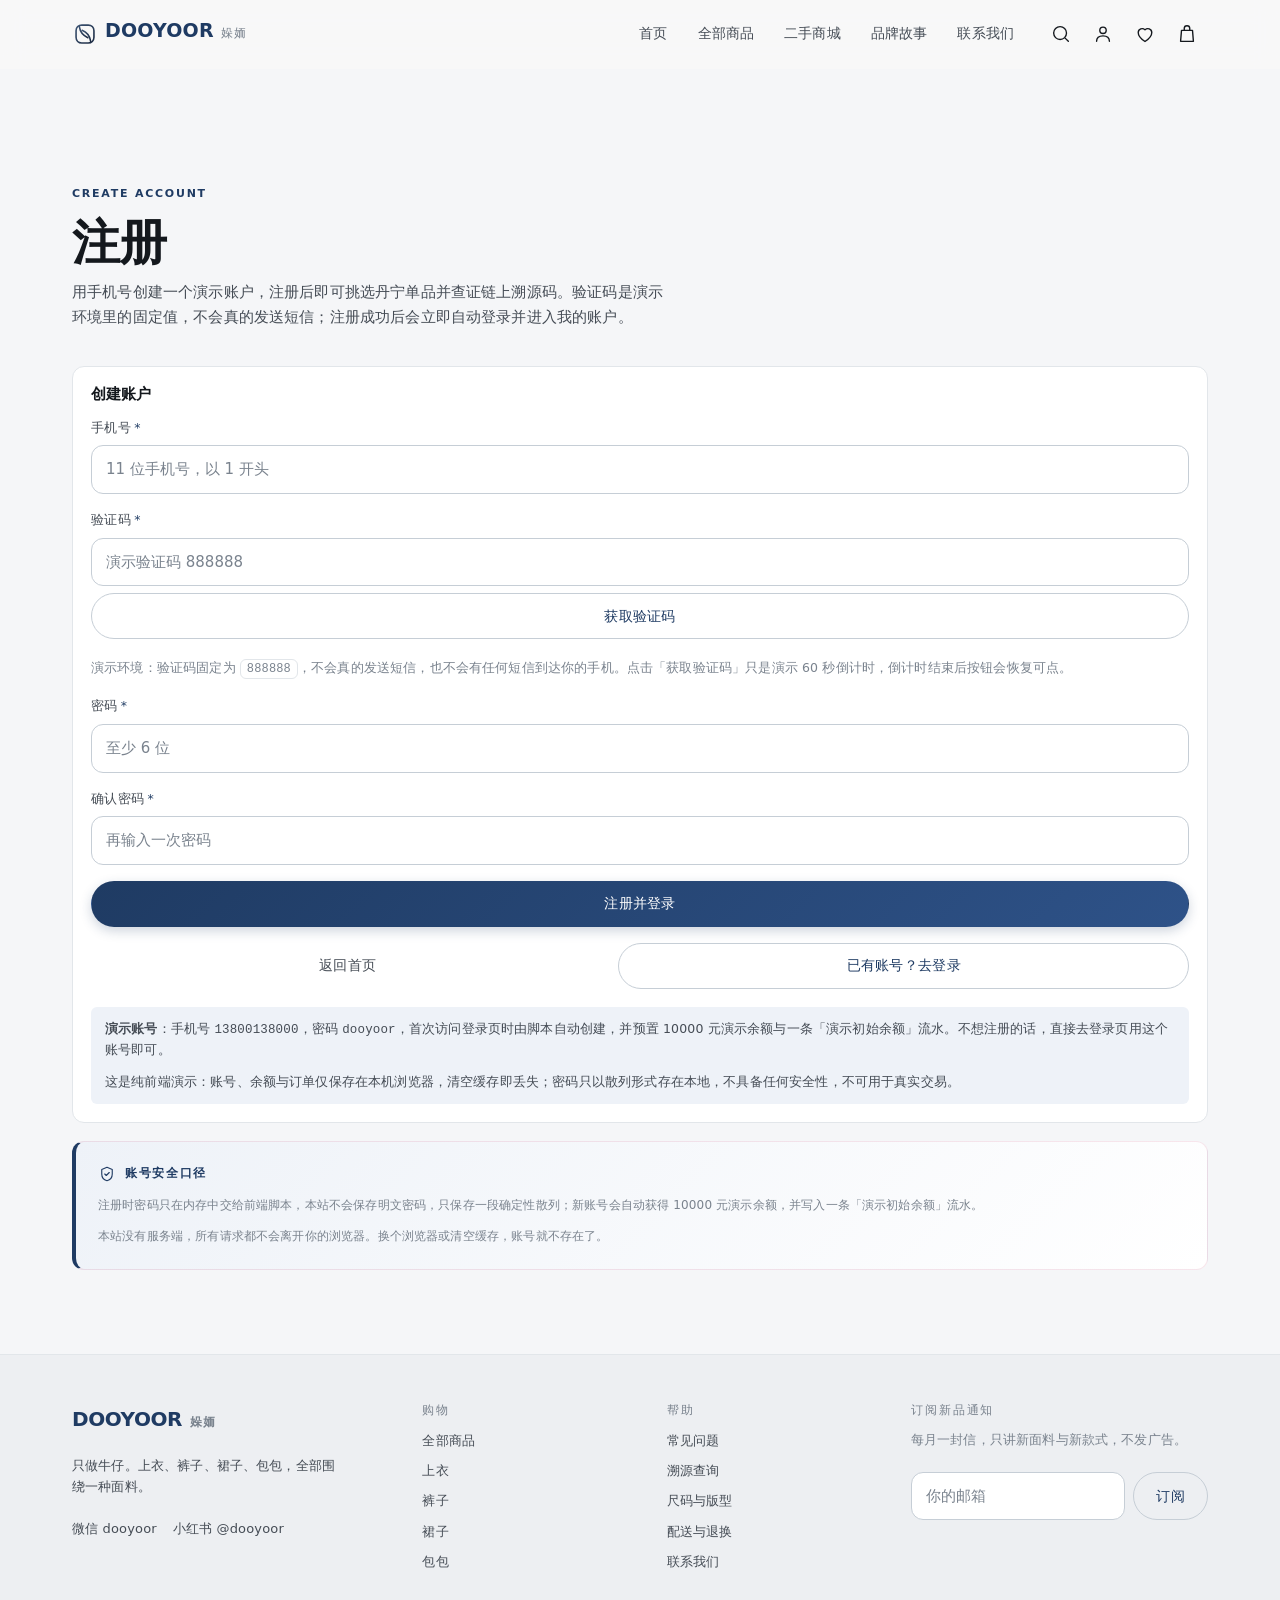
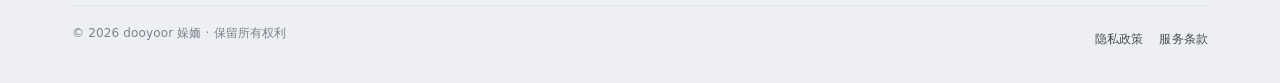
<file: register.html>
<!DOCTYPE html>
<html lang="zh-CN">
<head>
  <meta charset="utf-8">
  <meta name="viewport" content="width=device-width, initial-scale=1, viewport-fit=cover">
  <title>注册 · dooyoor 㛊䎟</title>
  <meta name="description" content="用手机号注册 dooyoor 㛊䎟 演示账户：验证码为演示环境固定值 888888，不会真的发送短信；注册成功即自动登录并进入我的账户。">
  <meta name="theme-color" content="#F5F6F8">
  <meta property="og:type" content="website">
  <meta property="og:title" content="注册 · dooyoor 㛊䎟">
  <meta property="og:description" content="用手机号注册 dooyoor 㛊䎟 演示账户，验证码为演示环境固定值 888888。">
  <meta property="og:image" content="assets/hero.svg">
  <link rel="icon" href="assets/logo-mark.svg" type="image/svg+xml">
  <link rel="apple-touch-icon" href="assets/logo-mark.svg">
  <link rel="stylesheet" href="css/style.css">
</head>
<body data-page="register">

  <a class="skip-link" href="#main">跳到主要内容</a>

  <header class="site-header" data-header>
    <div class="container header-inner">
      <button class="icon-btn menu-toggle" type="button" aria-label="打开菜单" aria-expanded="false" aria-controls="drawer" data-menu-toggle>
        <svg viewBox="0 0 24 24" width="22" height="22" aria-hidden="true" fill="none" stroke="currentColor" stroke-width="1.5" stroke-linecap="round"><path d="M3 6h18M3 12h18M3 18h18"/></svg>
      </button>

      <a class="brand" href="index.html">
        <img class="brand-mark" src="assets/logo-mark.svg" alt="" width="26" height="26" decoding="async">
        <span class="brand-name">dooyoor</span>
        <span class="brand-cn" aria-hidden="true">㛊䎟</span>
      </a>

      <nav class="nav-primary" aria-label="主导航">
        <a class="nav-link" href="index.html" data-nav="index">首页</a>
        <a class="nav-link" href="shop.html" data-nav="shop">全部商品</a>
        <a class="nav-link" href="preowned.html" data-nav="preowned">二手商城</a>
        <a class="nav-link" href="about.html" data-nav="about">品牌故事</a>
        <a class="nav-link" href="contact.html" data-nav="contact">联系我们</a>
      </nav>

      <div class="header-actions">
        <button class="icon-btn" type="button" aria-label="搜索商品" aria-expanded="false" aria-controls="search" data-search-toggle>
          <svg viewBox="0 0 24 24" width="22" height="22" aria-hidden="true" fill="none" stroke="currentColor" stroke-width="1.5" stroke-linecap="round"><circle cx="11" cy="11" r="7"/><path d="M20 20l-3.5-3.5"/></svg>
        </button>
        <a class="icon-btn" href="account.html" aria-label="我的" data-account-link>
          <svg viewBox="0 0 24 24" width="22" height="22" aria-hidden="true" fill="none" stroke="currentColor" stroke-width="1.5" stroke-linecap="round" stroke-linejoin="round"><circle cx="12" cy="8" r="3.5"/><path d="M5 20c0-3.9 3.1-6 7-6s7 2.1 7 6"/></svg>
        </a>
        <a class="icon-btn fav-link" href="shop.html?fav=1" aria-label="我的收藏">
          <svg viewBox="0 0 24 24" width="22" height="22" aria-hidden="true" fill="none" stroke="currentColor" stroke-width="1.5" stroke-linecap="round" stroke-linejoin="round"><path d="M12 20.2S4.6 15.5 4.6 10.4A4.3 4.3 0 0 1 12 7.5a4.3 4.3 0 0 1 7.4 2.9c0 5.1-7.4 9.8-7.4 9.8Z"/></svg>
          <span class="cart-badge" data-fav-count hidden>0</span>
        </a>
        <a class="icon-btn" href="cart.html" aria-label="购物袋">
          <svg viewBox="0 0 24 24" width="22" height="22" aria-hidden="true" fill="none" stroke="currentColor" stroke-width="1.5" stroke-linecap="round" stroke-linejoin="round"><path d="M6 8h12l1 12H5L6 8Z"/><path d="M9 8V6a3 3 0 0 1 6 0v2"/></svg>
          <span class="cart-badge" data-cart-count hidden>0</span>
        </a>
      </div>
    </div>
  </header>

  <div class="drawer" id="drawer" data-drawer hidden>
    <div class="drawer-backdrop" data-drawer-close></div>
    <aside class="drawer-panel" role="dialog" aria-modal="true" aria-label="站点菜单">
      <div class="drawer-head">
        <span class="drawer-title">dooyoor</span>
        <button class="icon-btn" type="button" aria-label="关闭菜单" data-drawer-close>
          <svg viewBox="0 0 24 24" width="22" height="22" aria-hidden="true" fill="none" stroke="currentColor" stroke-width="1.5" stroke-linecap="round"><path d="M6 6l12 12M18 6L6 18"/></svg>
        </button>
      </div>
      <nav class="drawer-nav" aria-label="移动端导航">
        <a class="drawer-link" href="index.html" data-nav="index">首页</a>
        <a class="drawer-link" href="shop.html" data-nav="shop">全部商品</a>
        <a class="drawer-link" href="preowned.html" data-nav="preowned">二手商城</a>
        <a class="drawer-link" href="verify.html" data-nav="verify">溯源查询</a>
        <a class="drawer-link" href="about.html" data-nav="about">品牌故事</a>
        <a class="drawer-link" href="contact.html" data-nav="contact">联系我们</a>
        <a class="drawer-link" href="cart.html" data-nav="cart">购物袋</a>
        <a class="drawer-link" href="shop.html?fav=1">我的收藏</a>
        <a class="drawer-link" href="account.html">我的账户</a>
      </nav>
      <div class="drawer-foot">
        <p class="drawer-note">满 ¥999 免运费 · 认证二手 7 天无理由</p>
        <a class="drawer-mail" href="mailto:hello@dooyoor.com">hello@dooyoor.com</a>
      </div>
    </aside>
  </div>

  <div class="search-overlay" id="search" data-search hidden>
    <div class="search-backdrop" data-search-close></div>
    <div class="search-panel" role="dialog" aria-modal="true" aria-label="搜索商品">
      <form class="search-form" action="shop.html" method="get" role="search">
        <label class="u-sr-only" for="siteSearch">搜索商品</label>
        <div class="search-field">
          <input class="input search-input" id="siteSearch" name="q" type="search" placeholder="搜索商品名或品类，如：丹宁" autocomplete="off">
          <button class="search-clear" type="button" aria-label="清空搜索内容" data-search-clear hidden>
            <svg viewBox="0 0 24 24" width="18" height="18" aria-hidden="true" fill="none" stroke="currentColor" stroke-width="1.5" stroke-linecap="round"><path d="M6 6l12 12M18 6L6 18"/></svg>
          </button>
        </div>
        <button class="btn btn--primary" type="submit">搜索</button>
      </form>
      <div class="search-suggest">
        <span class="search-suggest-label">热门搜索</span>
        <a class="filter-chip" href="shop.html?q=丹宁">丹宁</a>
        <a class="filter-chip" href="shop.html?q=牛仔">牛仔裤</a>
        <a class="filter-chip" href="shop.html?q=裙">裙子</a>
        <a class="filter-chip" href="shop.html?cond=used">认证二手</a>
      </div>
      <button class="btn btn--ghost search-close" type="button" data-search-close>关闭</button>
    </div>
  </div>

  <main id="main">

    <section class="section section--tight">
      <div class="container">
        <div class="page-head">
          <p class="eyebrow">Create account</p>
          <h1 class="h1">注册</h1>
          <p class="lead">用手机号创建一个演示账户，注册后即可挑选丹宁单品并查证链上溯源码。验证码是演示环境里的固定值，不会真的发送短信；注册成功后会立即自动登录并进入我的账户。</p>
        </div>

        <div class="admin-card">
          <h2 class="admin-card-title">创建账户</h2>

          <form class="form" data-auth-form="register" novalidate>
            <div class="field">
              <label class="field-label" for="regPhone">手机号<span class="req">*</span></label>
              <input class="input" id="regPhone" name="phone" type="tel" inputmode="numeric" maxlength="11" autocomplete="tel" placeholder="11 位手机号，以 1 开头" aria-describedby="regPhoneError">
              <p class="field-error" id="regPhoneError"></p>
            </div>

            <div class="field">
              <label class="field-label" for="regCode">验证码<span class="req">*</span></label>
              <input class="input" id="regCode" name="code" type="text" inputmode="numeric" maxlength="6" autocomplete="off" placeholder="演示验证码 888888" aria-describedby="regCodeHint regCodeError">
              <button class="btn btn--outline btn--block" type="button" data-code-btn>获取验证码</button>
              <p class="field-error" id="regCodeError"></p>
              <p class="verify-hint" id="regCodeHint">演示环境：验证码固定为 <code>888888</code>，不会真的发送短信，也不会有任何短信到达你的手机。点击「获取验证码」只是演示 60 秒倒计时，倒计时结束后按钮会恢复可点。</p>
            </div>

            <div class="field">
              <label class="field-label" for="regPassword">密码<span class="req">*</span></label>
              <input class="input" id="regPassword" name="password" type="password" autocomplete="new-password" placeholder="至少 6 位" aria-describedby="regPasswordError">
              <p class="field-error" id="regPasswordError"></p>
            </div>

            <div class="field">
              <label class="field-label" for="regConfirm">确认密码<span class="req">*</span></label>
              <input class="input" id="regConfirm" name="confirm" type="password" autocomplete="new-password" placeholder="再输入一次密码" aria-describedby="regConfirmError">
              <p class="field-error" id="regConfirmError"></p>
            </div>

            <p class="field-error" id="regFormError" data-form-error role="alert"></p>

            <div class="form-actions">
              <button class="btn btn--primary btn--block" type="submit">注册并登录</button>
            </div>

            <div class="form-actions">
              <a class="btn btn--ghost" href="index.html">返回首页</a>
              <a class="btn btn--outline" href="login.html">已有账号？去登录</a>
            </div>
          </form>

          <p class="form-note" data-auth-help hidden>如果没有自动跳转，可以<a class="section-link" href="account.html">手动进入我的账户</a>。</p>

          <div class="admin-login-tip">
            <p><strong>演示账号</strong>：手机号 <code>13800138000</code>，密码 <code>dooyoor</code>，首次访问登录页时由脚本自动创建，并预置 10000 元演示余额与一条「演示初始余额」流水。不想注册的话，直接去登录页用这个账号即可。</p>
            <p>这是纯前端演示：账号、余额与订单仅保存在本机浏览器，清空缓存即丢失；密码只以散列形式存在本地，不具备任何安全性，不可用于真实交易。</p>
          </div>
        </div>

        <div class="chain-panel">
          <div class="chain-head">
            <svg viewBox="0 0 24 24" width="18" height="18" aria-hidden="true" fill="none" stroke="currentColor" stroke-width="1.5" stroke-linecap="round" stroke-linejoin="round"><path d="M12 3l7 3v6c0 5-3 8-7 9-4-1-7-4-7-9V6l7-3Z"/><path d="M9 12l2 2 4-4"/></svg>
            <span class="chain-title">账号安全口径</span>
          </div>
          <p class="chain-note">注册时密码只在内存中交给前端脚本，本站不会保存明文密码，只保存一段确定性散列；新账号会自动获得 10000 元演示余额，并写入一条「演示初始余额」流水。</p>
          <p class="chain-note">本站没有服务端，所有请求都不会离开你的浏览器。换个浏览器或清空缓存，账号就不存在了。</p>
        </div>
      </div>
    </section>
  </main>

  <footer class="site-footer">
    <div class="container">
      <div class="footer-grid">
        <div class="footer-col footer-brand">
          <p class="footer-logo">dooyoor<span class="footer-cn">㛊䎟</span></p>
          <p class="footer-tagline">只做牛仔。上衣、裤子、裙子、包包，全部围绕一种面料。</p>
          <p class="footer-social">
            <a class="footer-link" href="contact.html">微信 dooyoor</a>
            <a class="footer-link" href="contact.html">小红书 @dooyoor</a>
          </p>
        </div>
        <div class="footer-col">
          <h2 class="footer-title">购物</h2>
          <a class="footer-link" href="shop.html">全部商品</a>
          <a class="footer-link" href="shop.html?c=tops">上衣</a>
          <a class="footer-link" href="shop.html?c=bottoms">裤子</a>
          <a class="footer-link" href="shop.html?c=skirts">裙子</a>
          <a class="footer-link" href="shop.html?c=bags">包包</a>
        </div>
        <div class="footer-col">
          <h2 class="footer-title">帮助</h2>
          <a class="footer-link" href="contact.html#faq">常见问题</a>
          <a class="footer-link" href="verify.html">溯源查询</a>
          <a class="footer-link" href="contact.html#faq">尺码与版型</a>
          <a class="footer-link" href="contact.html#faq">配送与退换</a>
          <a class="footer-link" href="contact.html">联系我们</a>
        </div>
        <div class="footer-col footer-news">
          <h2 class="footer-title">订阅新品通知</h2>
          <p class="footer-note">每月一封信，只讲新面料与新款式，不发广告。</p>
          <form class="news-form" data-news-form novalidate>
            <label class="u-sr-only" for="newsEmail">邮箱地址</label>
            <input class="input" id="newsEmail" name="email" type="email" placeholder="你的邮箱" autocomplete="email" required>
            <button class="btn btn--outline" type="submit">订阅</button>
          </form>
          <p class="form-note" data-news-note></p>
        </div>
      </div>
      <div class="footer-bottom">
        <p>© <span data-year>2025</span> dooyoor 㛊䎟 · 保留所有权利</p>
        <p class="footer-legal"><a class="footer-link" href="#">隐私政策</a><a class="footer-link" href="#">服务条款</a></p>
      </div>
    </div>
  </footer>

  <nav class="bottom-nav" aria-label="底部导航">
    <a class="bottom-nav-item" href="index.html" data-nav="index">
      <svg viewBox="0 0 24 24" width="22" height="22" aria-hidden="true" fill="none" stroke="currentColor" stroke-width="1.5" stroke-linecap="round" stroke-linejoin="round"><path d="M4 11l8-6 8 6"/><path d="M6 10v9h12v-9"/></svg>
      <span class="bottom-nav-label">首页</span>
    </a>
    <a class="bottom-nav-item" href="shop.html" data-nav="shop">
      <svg viewBox="0 0 24 24" width="22" height="22" aria-hidden="true" fill="none" stroke="currentColor" stroke-width="1.5" stroke-linecap="round" stroke-linejoin="round"><path d="M4 6h16l-1.5 13h-13L4 6Z"/><path d="M9 6a3 3 0 0 1 6 0"/></svg>
      <span class="bottom-nav-label">商品</span>
    </a>
    <a class="bottom-nav-item" href="preowned.html" data-nav="preowned">
      <svg viewBox="0 0 24 24" width="22" height="22" aria-hidden="true" fill="none" stroke="currentColor" stroke-width="1.5" stroke-linecap="round" stroke-linejoin="round"><path d="M4 12a8 8 0 0 1 13-6"/><path d="M20 12a8 8 0 0 1-13 6"/><path d="M17 3v3h-3"/><path d="M7 21v-3h3"/></svg>
      <span class="bottom-nav-label">二手</span>
    </a>
    <a class="bottom-nav-item" href="cart.html" data-nav="cart">
      <span class="bottom-nav-icon-wrap">
        <svg viewBox="0 0 24 24" width="22" height="22" aria-hidden="true" fill="none" stroke="currentColor" stroke-width="1.5" stroke-linecap="round" stroke-linejoin="round"><path d="M6 8h12l1 12H5L6 8Z"/><path d="M9 8V6a3 3 0 0 1 6 0v2"/></svg>
        <span class="cart-badge" data-cart-count hidden>0</span>
      </span>
      <span class="bottom-nav-label">购物袋</span>
    </a>
    <a class="bottom-nav-item" href="account.html" data-nav="account">
      <svg viewBox="0 0 24 24" width="22" height="22" aria-hidden="true" fill="none" stroke="currentColor" stroke-width="1.5" stroke-linecap="round" stroke-linejoin="round"><circle cx="12" cy="8" r="3.5"/><path d="M5 20c0-3.9 3.1-6 7-6s7 2.1 7 6"/></svg>
      <span class="bottom-nav-label">我的</span>
    </a>
  </nav>
  <div class="toast" data-toast role="status" aria-live="polite"></div>

  <script src="js/site-config.js"></script>
  <script src="js/cart.js"></script>
  <script src="js/main.js"></script>
  <script src="js/fav.js"></script>
  <script src="js/auth.js"></script>
  <script src="js/wallet.js"></script>
  <script src="js/orders.js"></script>
  <script src="js/preowned.js"></script>
  <script src="js/auth-page.js"></script>
</body>
</html>
</file>
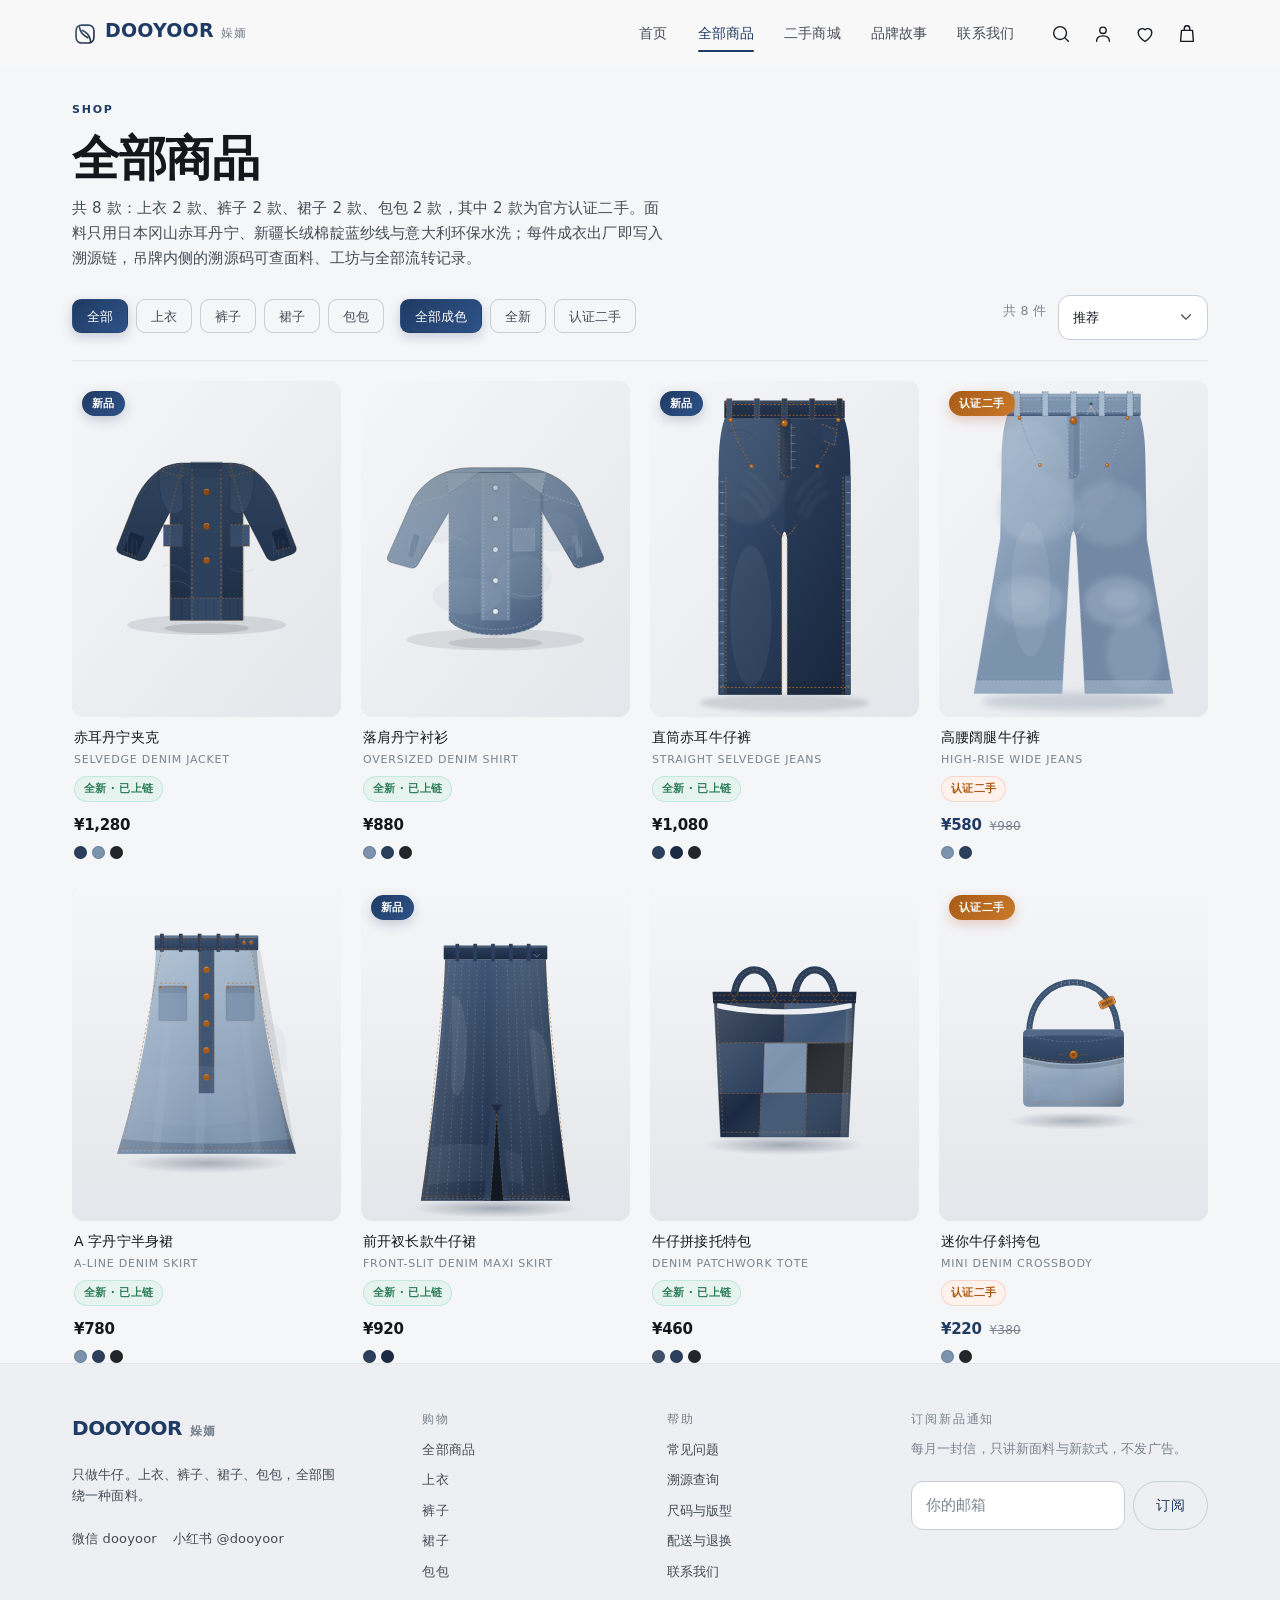
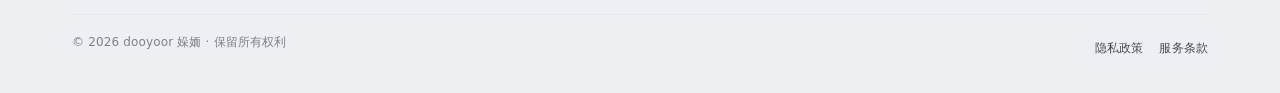
<file: shop.html>
<!DOCTYPE html>
<html lang="zh-CN">
<head>
  <meta charset="utf-8">
  <meta name="viewport" content="width=device-width, initial-scale=1, viewport-fit=cover">
  <title>全部商品 · dooyoor 㛊䎟</title>
  <meta name="description" content="DOOYOOR 㛊䎟 全部商品共 8 款：上衣 2 款、裤子 2 款、裙子 2 款、包包 2 款，其中 2 款为官方认证二手。面料只用日本冈山赤耳丹宁、新疆长绒棉靛蓝纱线与意大利环保水洗；每件成衣出厂即上链，吊牌内侧的溯源码可查面料、工坊与全部流转记录。">
  <meta name="theme-color" content="#F5F6F8">
  <meta property="og:type" content="website">
  <meta property="og:title" content="全部商品 · dooyoor 㛊䎟">
  <meta property="og:description" content="DOOYOOR 㛊䎟 全部商品共 8 款：上衣 2 款、裤子 2 款、裙子 2 款、包包 2 款，其中 2 款为官方认证二手。面料只用日本冈山赤耳丹宁、新疆长绒棉靛蓝纱线与意大利环保水洗；每件成衣出厂即上链，吊牌内侧的溯源码可查面料、工坊与全部流转记录。">
  <meta property="og:image" content="assets/hero.svg">
  <link rel="icon" href="assets/logo-mark.svg" type="image/svg+xml">
  <link rel="apple-touch-icon" href="assets/logo-mark.svg">
  <link rel="stylesheet" href="css/style.css">
</head>
<body data-page="shop">

  <a class="skip-link" href="#main">跳到主要内容</a>

  <header class="site-header" data-header>
    <div class="container header-inner">
      <button class="icon-btn menu-toggle" type="button" aria-label="打开菜单" aria-expanded="false" aria-controls="drawer" data-menu-toggle>
        <svg viewBox="0 0 24 24" width="22" height="22" aria-hidden="true" fill="none" stroke="currentColor" stroke-width="1.5" stroke-linecap="round"><path d="M3 6h18M3 12h18M3 18h18"/></svg>
      </button>

      <a class="brand" href="index.html">
        <img class="brand-mark" src="assets/logo-mark.svg" alt="" width="26" height="26" decoding="async">
        <span class="brand-name">dooyoor</span>
        <span class="brand-cn" aria-hidden="true">㛊䎟</span>
      </a>

      <nav class="nav-primary" aria-label="主导航">
        <a class="nav-link" href="index.html" data-nav="index">首页</a>
        <a class="nav-link" href="shop.html" data-nav="shop">全部商品</a>
        <a class="nav-link" href="preowned.html" data-nav="preowned">二手商城</a>
        <a class="nav-link" href="about.html" data-nav="about">品牌故事</a>
        <a class="nav-link" href="contact.html" data-nav="contact">联系我们</a>
      </nav>

      <div class="header-actions">
        <button class="icon-btn" type="button" aria-label="搜索商品" aria-expanded="false" aria-controls="search" data-search-toggle>
          <svg viewBox="0 0 24 24" width="22" height="22" aria-hidden="true" fill="none" stroke="currentColor" stroke-width="1.5" stroke-linecap="round"><circle cx="11" cy="11" r="7"/><path d="M20 20l-3.5-3.5"/></svg>
        </button>
        <a class="icon-btn" href="account.html" aria-label="我的" data-account-link>
          <svg viewBox="0 0 24 24" width="22" height="22" aria-hidden="true" fill="none" stroke="currentColor" stroke-width="1.5" stroke-linecap="round" stroke-linejoin="round"><circle cx="12" cy="8" r="3.5"/><path d="M5 20c0-3.9 3.1-6 7-6s7 2.1 7 6"/></svg>
        </a>
        <a class="icon-btn fav-link" href="shop.html?fav=1" aria-label="我的收藏">
          <svg viewBox="0 0 24 24" width="22" height="22" aria-hidden="true" fill="none" stroke="currentColor" stroke-width="1.5" stroke-linecap="round" stroke-linejoin="round"><path d="M12 20.2S4.6 15.5 4.6 10.4A4.3 4.3 0 0 1 12 7.5a4.3 4.3 0 0 1 7.4 2.9c0 5.1-7.4 9.8-7.4 9.8Z"/></svg>
          <span class="cart-badge" data-fav-count hidden>0</span>
        </a>
        <a class="icon-btn" href="cart.html" aria-label="购物袋">
          <svg viewBox="0 0 24 24" width="22" height="22" aria-hidden="true" fill="none" stroke="currentColor" stroke-width="1.5" stroke-linecap="round" stroke-linejoin="round"><path d="M6 8h12l1 12H5L6 8Z"/><path d="M9 8V6a3 3 0 0 1 6 0v2"/></svg>
          <span class="cart-badge" data-cart-count hidden>0</span>
        </a>
      </div>
    </div>
  </header>

  <div class="drawer" id="drawer" data-drawer hidden>
    <div class="drawer-backdrop" data-drawer-close></div>
    <aside class="drawer-panel" role="dialog" aria-modal="true" aria-label="站点菜单">
      <div class="drawer-head">
        <span class="drawer-title">dooyoor</span>
        <button class="icon-btn" type="button" aria-label="关闭菜单" data-drawer-close>
          <svg viewBox="0 0 24 24" width="22" height="22" aria-hidden="true" fill="none" stroke="currentColor" stroke-width="1.5" stroke-linecap="round"><path d="M6 6l12 12M18 6L6 18"/></svg>
        </button>
      </div>
      <nav class="drawer-nav" aria-label="移动端导航">
        <a class="drawer-link" href="index.html" data-nav="index">首页</a>
        <a class="drawer-link" href="shop.html" data-nav="shop">全部商品</a>
        <a class="drawer-link" href="preowned.html" data-nav="preowned">二手商城</a>
        <a class="drawer-link" href="verify.html" data-nav="verify">溯源查询</a>
        <a class="drawer-link" href="about.html" data-nav="about">品牌故事</a>
        <a class="drawer-link" href="contact.html" data-nav="contact">联系我们</a>
        <a class="drawer-link" href="cart.html" data-nav="cart">购物袋</a>
        <a class="drawer-link" href="shop.html?fav=1">我的收藏</a>
        <a class="drawer-link" href="account.html">我的账户</a>
      </nav>
      <div class="drawer-foot">
        <p class="drawer-note">满 ¥999 免运费 · 认证二手 7 天无理由</p>
        <a class="drawer-mail" href="mailto:hello@dooyoor.com">hello@dooyoor.com</a>
      </div>
    </aside>
  </div>

  <div class="search-overlay" id="search" data-search hidden>
    <div class="search-backdrop" data-search-close></div>
    <div class="search-panel" role="dialog" aria-modal="true" aria-label="搜索商品">
      <form class="search-form" action="shop.html" method="get" role="search">
        <label class="u-sr-only" for="siteSearch">搜索商品</label>
        <div class="search-field">
          <input class="input search-input" id="siteSearch" name="q" type="search" placeholder="搜索商品名或品类，如：丹宁" autocomplete="off">
          <button class="search-clear" type="button" aria-label="清空搜索内容" data-search-clear hidden>
            <svg viewBox="0 0 24 24" width="18" height="18" aria-hidden="true" fill="none" stroke="currentColor" stroke-width="1.5" stroke-linecap="round"><path d="M6 6l12 12M18 6L6 18"/></svg>
          </button>
        </div>
        <button class="btn btn--primary" type="submit">搜索</button>
      </form>
      <div class="search-suggest">
        <span class="search-suggest-label">热门搜索</span>
        <a class="filter-chip" href="shop.html?q=丹宁">丹宁</a>
        <a class="filter-chip" href="shop.html?q=牛仔">牛仔裤</a>
        <a class="filter-chip" href="shop.html?q=裙">裙子</a>
        <a class="filter-chip" href="shop.html?cond=used">认证二手</a>
      </div>
      <button class="btn btn--ghost search-close" type="button" data-search-close>关闭</button>
    </div>
  </div>

  <main id="main">

    <div class="container">
      <div class="page-head" data-reveal>
        <p class="eyebrow">Shop</p>
        <h1 class="h1">全部商品</h1>
        <p class="lead">共 8 款：上衣 2 款、裤子 2 款、裙子 2 款、包包 2 款，其中 2 款为官方认证二手。面料只用日本冈山赤耳丹宁、新疆长绒棉靛蓝纱线与意大利环保水洗；每件成衣出厂即写入溯源链，吊牌内侧的溯源码可查面料、工坊与全部流转记录。</p>
      </div>

      <div class="shop-toolbar">
        <div class="filter-bar" role="group" aria-label="按分类筛选">
          <button class="filter-chip is-active" type="button" data-filter="all" aria-pressed="true">全部</button>
          <button class="filter-chip" type="button" data-filter="tops" aria-pressed="false">上衣</button>
          <button class="filter-chip" type="button" data-filter="bottoms" aria-pressed="false">裤子</button>
          <button class="filter-chip" type="button" data-filter="skirts" aria-pressed="false">裙子</button>
          <button class="filter-chip" type="button" data-filter="bags" aria-pressed="false">包包</button>
        </div>
        <div class="filter-bar" data-cond-bar role="group" aria-label="按成色筛选">
          <button class="filter-chip is-active" type="button" data-cond="all" aria-pressed="true">全部成色</button>
          <button class="filter-chip" type="button" data-cond="new" aria-pressed="false">全新</button>
          <button class="filter-chip" type="button" data-cond="used" aria-pressed="false">认证二手</button>
        </div>
        <div class="toolbar-row">
          <p class="result-count" data-result-count>共 8 件</p>
          <label class="u-sr-only" for="sortSelect">排序方式</label>
          <select class="select sort-select" id="sortSelect" data-sort>
            <option value="featured">推荐</option>
            <option value="price-asc">价格从低到高</option>
            <option value="price-desc">价格从高到低</option>
            <option value="new">新品优先</option>
          </select>
        </div>
      </div>

      <div class="product-grid" data-product-grid></div>

      <div class="empty-state" data-empty hidden>
        <h2 class="h3">没有找到相关商品</h2>
        <p>换个关键词试试，或者清除筛选看看全部 8 款。</p>
        <button class="btn btn--primary" type="button" data-clear-filter>清除筛选</button>
      </div>
    </div>

  </main>

  <footer class="site-footer">
    <div class="container">
      <div class="footer-grid">
        <div class="footer-col footer-brand">
          <p class="footer-logo">dooyoor<span class="footer-cn">㛊䎟</span></p>
          <p class="footer-tagline">只做牛仔。上衣、裤子、裙子、包包，全部围绕一种面料。</p>
          <p class="footer-social">
            <a class="footer-link" href="contact.html">微信 dooyoor</a>
            <a class="footer-link" href="contact.html">小红书 @dooyoor</a>
          </p>
        </div>
        <div class="footer-col">
          <h2 class="footer-title">购物</h2>
          <a class="footer-link" href="shop.html">全部商品</a>
          <a class="footer-link" href="shop.html?c=tops">上衣</a>
          <a class="footer-link" href="shop.html?c=bottoms">裤子</a>
          <a class="footer-link" href="shop.html?c=skirts">裙子</a>
          <a class="footer-link" href="shop.html?c=bags">包包</a>
        </div>
        <div class="footer-col">
          <h2 class="footer-title">帮助</h2>
          <a class="footer-link" href="contact.html#faq">常见问题</a>
          <a class="footer-link" href="verify.html">溯源查询</a>
          <a class="footer-link" href="contact.html#faq">尺码与版型</a>
          <a class="footer-link" href="contact.html#faq">配送与退换</a>
          <a class="footer-link" href="contact.html">联系我们</a>
        </div>
        <div class="footer-col footer-news">
          <h2 class="footer-title">订阅新品通知</h2>
          <p class="footer-note">每月一封信，只讲新面料与新款式，不发广告。</p>
          <form class="news-form" data-news-form novalidate>
            <label class="u-sr-only" for="newsEmail">邮箱地址</label>
            <input class="input" id="newsEmail" name="email" type="email" placeholder="你的邮箱" autocomplete="email" required>
            <button class="btn btn--outline" type="submit">订阅</button>
          </form>
          <p class="form-note" data-news-note></p>
        </div>
      </div>
      <div class="footer-bottom">
        <p>© <span data-year>2025</span> dooyoor 㛊䎟 · 保留所有权利</p>
        <p class="footer-legal"><a class="footer-link" href="#">隐私政策</a><a class="footer-link" href="#">服务条款</a></p>
      </div>
    </div>
  </footer>

  <nav class="bottom-nav" aria-label="底部导航">
    <a class="bottom-nav-item" href="index.html" data-nav="index">
      <svg viewBox="0 0 24 24" width="22" height="22" aria-hidden="true" fill="none" stroke="currentColor" stroke-width="1.5" stroke-linecap="round" stroke-linejoin="round"><path d="M4 11l8-6 8 6"/><path d="M6 10v9h12v-9"/></svg>
      <span class="bottom-nav-label">首页</span>
    </a>
    <a class="bottom-nav-item" href="shop.html" data-nav="shop">
      <svg viewBox="0 0 24 24" width="22" height="22" aria-hidden="true" fill="none" stroke="currentColor" stroke-width="1.5" stroke-linecap="round" stroke-linejoin="round"><path d="M4 6h16l-1.5 13h-13L4 6Z"/><path d="M9 6a3 3 0 0 1 6 0"/></svg>
      <span class="bottom-nav-label">商品</span>
    </a>
    <a class="bottom-nav-item" href="preowned.html" data-nav="preowned">
      <svg viewBox="0 0 24 24" width="22" height="22" aria-hidden="true" fill="none" stroke="currentColor" stroke-width="1.5" stroke-linecap="round" stroke-linejoin="round"><path d="M4 12a8 8 0 0 1 13-6"/><path d="M20 12a8 8 0 0 1-13 6"/><path d="M17 3v3h-3"/><path d="M7 21v-3h3"/></svg>
      <span class="bottom-nav-label">二手</span>
    </a>
    <a class="bottom-nav-item" href="cart.html" data-nav="cart">
      <span class="bottom-nav-icon-wrap">
        <svg viewBox="0 0 24 24" width="22" height="22" aria-hidden="true" fill="none" stroke="currentColor" stroke-width="1.5" stroke-linecap="round" stroke-linejoin="round"><path d="M6 8h12l1 12H5L6 8Z"/><path d="M9 8V6a3 3 0 0 1 6 0v2"/></svg>
        <span class="cart-badge" data-cart-count hidden>0</span>
      </span>
      <span class="bottom-nav-label">购物袋</span>
    </a>
    <a class="bottom-nav-item" href="account.html" data-nav="account">
      <svg viewBox="0 0 24 24" width="22" height="22" aria-hidden="true" fill="none" stroke="currentColor" stroke-width="1.5" stroke-linecap="round" stroke-linejoin="round"><circle cx="12" cy="8" r="3.5"/><path d="M5 20c0-3.9 3.1-6 7-6s7 2.1 7 6"/></svg>
      <span class="bottom-nav-label">我的</span>
    </a>
  </nav>

  <div class="toast" data-toast role="status" aria-live="polite"></div>

  <script src="js/site-config.js"></script>
  <script src="js/cart.js"></script>
  <script src="js/main.js"></script>
  <script src="js/fav.js"></script>
  <script src="js/auth.js"></script>
  <script src="js/wallet.js"></script>
  <script src="js/orders.js"></script>
  <script src="js/preowned.js"></script>
  <script src="js/shop.js"></script>
</body>
</html>
</file>
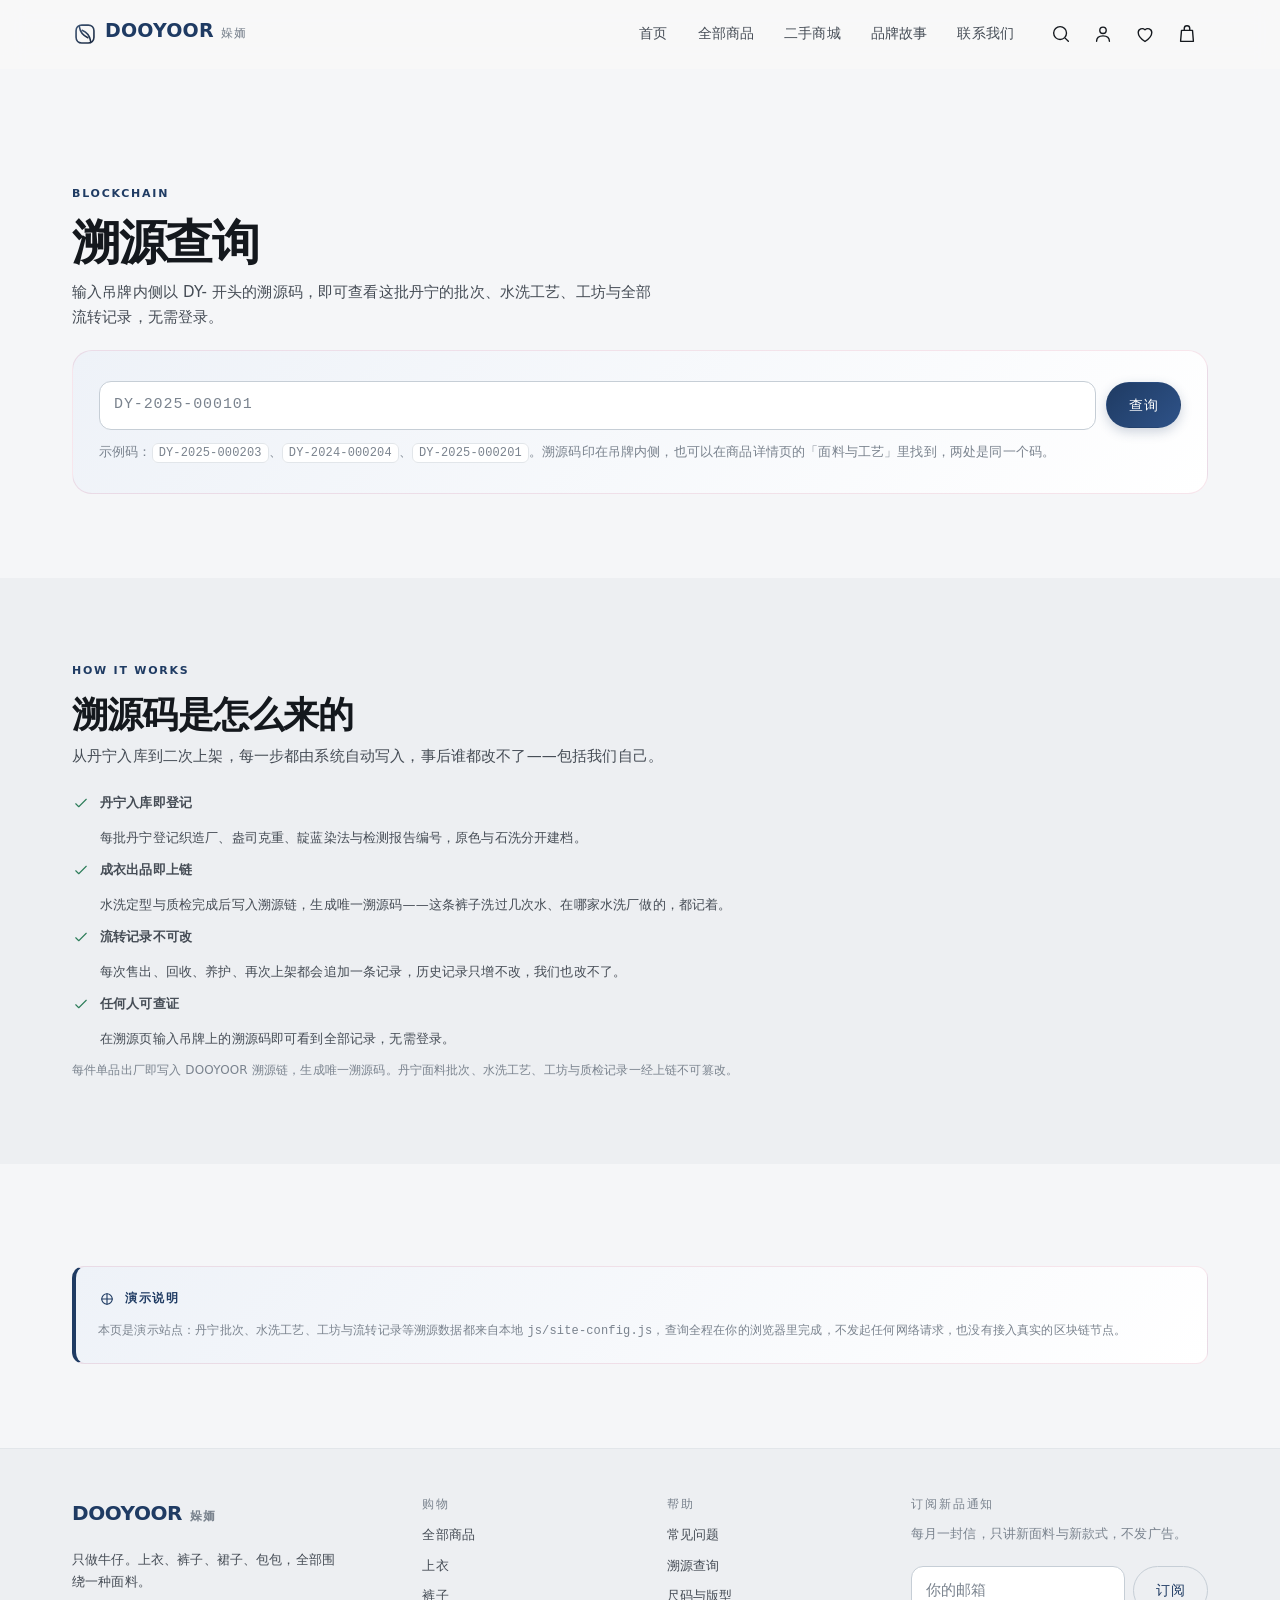
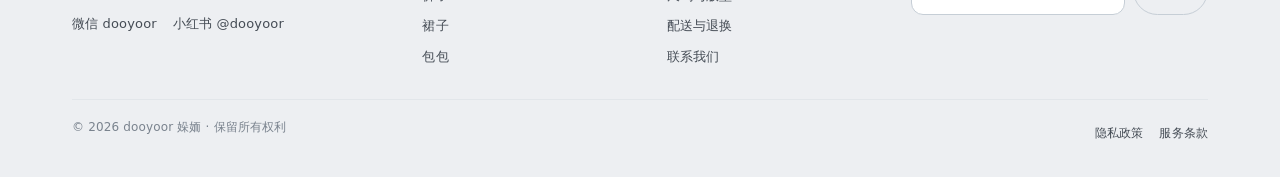
<file: verify.html>
<!DOCTYPE html>
<html lang="zh-CN">
<head>
  <meta charset="utf-8">
  <meta name="viewport" content="width=device-width, initial-scale=1, viewport-fit=cover">
  <title>溯源查询 · dooyoor 㛊䎟</title>
  <meta name="description" content="输入吊牌内侧以 DY- 开头的溯源码，即可查看这批丹宁的批次、水洗工艺、织造工坊、上链时间与全部流转记录，无需登录。">
  <meta name="theme-color" content="#F5F6F8">
  <meta property="og:type" content="website">
  <meta property="og:title" content="溯源查询 · dooyoor 㛊䎟">
  <meta property="og:description" content="输入吊牌内侧以 DY- 开头的溯源码，即可查看这批丹宁的批次、水洗工艺、织造工坊、上链时间与全部流转记录，无需登录。">
  <meta property="og:image" content="assets/hero.svg">
  <link rel="icon" href="assets/logo-mark.svg" type="image/svg+xml">
  <link rel="apple-touch-icon" href="assets/logo-mark.svg">
  <link rel="stylesheet" href="css/style.css">
</head>
<body data-page="verify">

  <a class="skip-link" href="#main">跳到主要内容</a>

  <header class="site-header" data-header>
    <div class="container header-inner">
      <button class="icon-btn menu-toggle" type="button" aria-label="打开菜单" aria-expanded="false" aria-controls="drawer" data-menu-toggle>
        <svg viewBox="0 0 24 24" width="22" height="22" aria-hidden="true" fill="none" stroke="currentColor" stroke-width="1.5" stroke-linecap="round"><path d="M3 6h18M3 12h18M3 18h18"/></svg>
      </button>

      <a class="brand" href="index.html">
        <img class="brand-mark" src="assets/logo-mark.svg" alt="" width="26" height="26" decoding="async">
        <span class="brand-name">dooyoor</span>
        <span class="brand-cn" aria-hidden="true">㛊䎟</span>
      </a>

      <nav class="nav-primary" aria-label="主导航">
        <a class="nav-link" href="index.html" data-nav="index">首页</a>
        <a class="nav-link" href="shop.html" data-nav="shop">全部商品</a>
        <a class="nav-link" href="preowned.html" data-nav="preowned">二手商城</a>
        <a class="nav-link" href="about.html" data-nav="about">品牌故事</a>
        <a class="nav-link" href="contact.html" data-nav="contact">联系我们</a>
      </nav>

      <div class="header-actions">
        <button class="icon-btn" type="button" aria-label="搜索商品" aria-expanded="false" aria-controls="search" data-search-toggle>
          <svg viewBox="0 0 24 24" width="22" height="22" aria-hidden="true" fill="none" stroke="currentColor" stroke-width="1.5" stroke-linecap="round"><circle cx="11" cy="11" r="7"/><path d="M20 20l-3.5-3.5"/></svg>
        </button>
        <a class="icon-btn" href="account.html" aria-label="我的" data-account-link>
          <svg viewBox="0 0 24 24" width="22" height="22" aria-hidden="true" fill="none" stroke="currentColor" stroke-width="1.5" stroke-linecap="round" stroke-linejoin="round"><circle cx="12" cy="8" r="3.5"/><path d="M5 20c0-3.9 3.1-6 7-6s7 2.1 7 6"/></svg>
        </a>
        <a class="icon-btn fav-link" href="shop.html?fav=1" aria-label="我的收藏">
          <svg viewBox="0 0 24 24" width="22" height="22" aria-hidden="true" fill="none" stroke="currentColor" stroke-width="1.5" stroke-linecap="round" stroke-linejoin="round"><path d="M12 20.2S4.6 15.5 4.6 10.4A4.3 4.3 0 0 1 12 7.5a4.3 4.3 0 0 1 7.4 2.9c0 5.1-7.4 9.8-7.4 9.8Z"/></svg>
          <span class="cart-badge" data-fav-count hidden>0</span>
        </a>
        <a class="icon-btn" href="cart.html" aria-label="购物袋">
          <svg viewBox="0 0 24 24" width="22" height="22" aria-hidden="true" fill="none" stroke="currentColor" stroke-width="1.5" stroke-linecap="round" stroke-linejoin="round"><path d="M6 8h12l1 12H5L6 8Z"/><path d="M9 8V6a3 3 0 0 1 6 0v2"/></svg>
          <span class="cart-badge" data-cart-count hidden>0</span>
        </a>
      </div>
    </div>
  </header>

  <div class="drawer" id="drawer" data-drawer hidden>
    <div class="drawer-backdrop" data-drawer-close></div>
    <aside class="drawer-panel" role="dialog" aria-modal="true" aria-label="站点菜单">
      <div class="drawer-head">
        <span class="drawer-title">dooyoor</span>
        <button class="icon-btn" type="button" aria-label="关闭菜单" data-drawer-close>
          <svg viewBox="0 0 24 24" width="22" height="22" aria-hidden="true" fill="none" stroke="currentColor" stroke-width="1.5" stroke-linecap="round"><path d="M6 6l12 12M18 6L6 18"/></svg>
        </button>
      </div>
      <nav class="drawer-nav" aria-label="移动端导航">
        <a class="drawer-link" href="index.html" data-nav="index">首页</a>
        <a class="drawer-link" href="shop.html" data-nav="shop">全部商品</a>
        <a class="drawer-link" href="preowned.html" data-nav="preowned">二手商城</a>
        <a class="drawer-link" href="verify.html" data-nav="verify">溯源查询</a>
        <a class="drawer-link" href="about.html" data-nav="about">品牌故事</a>
        <a class="drawer-link" href="contact.html" data-nav="contact">联系我们</a>
        <a class="drawer-link" href="cart.html" data-nav="cart">购物袋</a>
        <a class="drawer-link" href="shop.html?fav=1">我的收藏</a>
        <a class="drawer-link" href="account.html">我的账户</a>
      </nav>
      <div class="drawer-foot">
        <p class="drawer-note">满 ¥999 免运费 · 认证二手 7 天无理由</p>
        <a class="drawer-mail" href="mailto:hello@dooyoor.com">hello@dooyoor.com</a>
      </div>
    </aside>
  </div>

  <div class="search-overlay" id="search" data-search hidden>
    <div class="search-backdrop" data-search-close></div>
    <div class="search-panel" role="dialog" aria-modal="true" aria-label="搜索商品">
      <form class="search-form" action="shop.html" method="get" role="search">
        <label class="u-sr-only" for="siteSearch">搜索商品</label>
        <div class="search-field">
          <input class="input search-input" id="siteSearch" name="q" type="search" placeholder="搜索商品名或品类，如：丹宁" autocomplete="off">
          <button class="search-clear" type="button" aria-label="清空搜索内容" data-search-clear hidden>
            <svg viewBox="0 0 24 24" width="18" height="18" aria-hidden="true" fill="none" stroke="currentColor" stroke-width="1.5" stroke-linecap="round"><path d="M6 6l12 12M18 6L6 18"/></svg>
          </button>
        </div>
        <button class="btn btn--primary" type="submit">搜索</button>
      </form>
      <div class="search-suggest">
        <span class="search-suggest-label">热门搜索</span>
        <a class="filter-chip" href="shop.html?q=丹宁">丹宁</a>
        <a class="filter-chip" href="shop.html?q=牛仔">牛仔裤</a>
        <a class="filter-chip" href="shop.html?q=裙">裙子</a>
        <a class="filter-chip" href="shop.html?cond=used">认证二手</a>
      </div>
      <button class="btn btn--ghost search-close" type="button" data-search-close>关闭</button>
    </div>
  </div>

  <main id="main">

    <section class="section section--tight">
      <div class="container">
        <div class="page-head">
          <p class="eyebrow">Blockchain</p>
          <h1 class="h1">溯源查询</h1>
          <p class="lead">输入吊牌内侧以 DY- 开头的溯源码，即可查看这批丹宁的批次、水洗工艺、工坊与全部流转记录，无需登录。</p>
        </div>

        <div class="verify-box">
          <form class="verify-form" data-verify-form novalidate>
            <label class="u-sr-only" for="verifyCode">溯源码</label>
            <input class="input verify-input" id="verifyCode" name="code" type="text" placeholder="DY-2025-000101" autocomplete="off" autocapitalize="characters" spellcheck="false" aria-describedby="verifyHint">
            <button class="btn btn--primary" type="submit">查询</button>
          </form>
          <p class="verify-hint" id="verifyHint">示例码：<span data-verify-samples><code>DY-2025-000101</code></span>。溯源码印在吊牌内侧，也可以在商品详情页的「面料与工艺」里找到，两处是同一个码。</p>
        </div>

        <div class="verify-result" data-verify-result role="status" aria-live="polite" hidden></div>
      </div>
    </section>

    <section class="section section--paper2">
      <div class="container">
        <div class="section-head">
          <p class="eyebrow">How it works</p>
          <h2 class="h2">溯源码是怎么来的</h2>
          <p class="lead">从丹宁入库到二次上架，每一步都由系统自动写入，事后谁都改不了——包括我们自己。</p>
        </div>
        <ol class="verify-steps" data-verify-steps></ol>
        <p class="chain-note" data-chain-note></p>
      </div>
    </section>

    <section class="section section--tight">
      <div class="container">
        <div class="chain-panel">
          <div class="chain-head">
            <svg viewBox="0 0 24 24" width="18" height="18" aria-hidden="true" fill="none" stroke="currentColor" stroke-width="1.5" stroke-linecap="round" stroke-linejoin="round"><circle cx="12" cy="12" r="7"/><path d="M12 5v14M5 12h14"/></svg>
            <span class="chain-title">演示说明</span>
          </div>
          <p class="chain-note">本页是演示站点：丹宁批次、水洗工艺、工坊与流转记录等溯源数据都来自本地 <code>js/site-config.js</code>，查询全程在你的浏览器里完成，不发起任何网络请求，也没有接入真实的区块链节点。</p>
        </div>
      </div>
    </section>
  </main>

  <footer class="site-footer">
    <div class="container">
      <div class="footer-grid">
        <div class="footer-col footer-brand">
          <p class="footer-logo">dooyoor<span class="footer-cn">㛊䎟</span></p>
          <p class="footer-tagline">只做牛仔。上衣、裤子、裙子、包包，全部围绕一种面料。</p>
          <p class="footer-social">
            <a class="footer-link" href="contact.html">微信 dooyoor</a>
            <a class="footer-link" href="contact.html">小红书 @dooyoor</a>
          </p>
        </div>
        <div class="footer-col">
          <h2 class="footer-title">购物</h2>
          <a class="footer-link" href="shop.html">全部商品</a>
          <a class="footer-link" href="shop.html?c=tops">上衣</a>
          <a class="footer-link" href="shop.html?c=bottoms">裤子</a>
          <a class="footer-link" href="shop.html?c=skirts">裙子</a>
          <a class="footer-link" href="shop.html?c=bags">包包</a>
        </div>
        <div class="footer-col">
          <h2 class="footer-title">帮助</h2>
          <a class="footer-link" href="contact.html#faq">常见问题</a>
          <a class="footer-link" href="verify.html">溯源查询</a>
          <a class="footer-link" href="contact.html#faq">尺码与版型</a>
          <a class="footer-link" href="contact.html#faq">配送与退换</a>
          <a class="footer-link" href="contact.html">联系我们</a>
        </div>
        <div class="footer-col footer-news">
          <h2 class="footer-title">订阅新品通知</h2>
          <p class="footer-note">每月一封信，只讲新面料与新款式，不发广告。</p>
          <form class="news-form" data-news-form novalidate>
            <label class="u-sr-only" for="newsEmail">邮箱地址</label>
            <input class="input" id="newsEmail" name="email" type="email" placeholder="你的邮箱" autocomplete="email" required>
            <button class="btn btn--outline" type="submit">订阅</button>
          </form>
          <p class="form-note" data-news-note></p>
        </div>
      </div>
      <div class="footer-bottom">
        <p>© <span data-year>2025</span> dooyoor 㛊䎟 · 保留所有权利</p>
        <p class="footer-legal"><a class="footer-link" href="#">隐私政策</a><a class="footer-link" href="#">服务条款</a></p>
      </div>
    </div>
  </footer>

  <nav class="bottom-nav" aria-label="底部导航">
    <a class="bottom-nav-item" href="index.html" data-nav="index">
      <svg viewBox="0 0 24 24" width="22" height="22" aria-hidden="true" fill="none" stroke="currentColor" stroke-width="1.5" stroke-linecap="round" stroke-linejoin="round"><path d="M4 11l8-6 8 6"/><path d="M6 10v9h12v-9"/></svg>
      <span class="bottom-nav-label">首页</span>
    </a>
    <a class="bottom-nav-item" href="shop.html" data-nav="shop">
      <svg viewBox="0 0 24 24" width="22" height="22" aria-hidden="true" fill="none" stroke="currentColor" stroke-width="1.5" stroke-linecap="round" stroke-linejoin="round"><path d="M4 6h16l-1.5 13h-13L4 6Z"/><path d="M9 6a3 3 0 0 1 6 0"/></svg>
      <span class="bottom-nav-label">商品</span>
    </a>
    <a class="bottom-nav-item" href="preowned.html" data-nav="preowned">
      <svg viewBox="0 0 24 24" width="22" height="22" aria-hidden="true" fill="none" stroke="currentColor" stroke-width="1.5" stroke-linecap="round" stroke-linejoin="round"><path d="M4 12a8 8 0 0 1 13-6"/><path d="M20 12a8 8 0 0 1-13 6"/><path d="M17 3v3h-3"/><path d="M7 21v-3h3"/></svg>
      <span class="bottom-nav-label">二手</span>
    </a>
    <a class="bottom-nav-item" href="cart.html" data-nav="cart">
      <span class="bottom-nav-icon-wrap">
        <svg viewBox="0 0 24 24" width="22" height="22" aria-hidden="true" fill="none" stroke="currentColor" stroke-width="1.5" stroke-linecap="round" stroke-linejoin="round"><path d="M6 8h12l1 12H5L6 8Z"/><path d="M9 8V6a3 3 0 0 1 6 0v2"/></svg>
        <span class="cart-badge" data-cart-count hidden>0</span>
      </span>
      <span class="bottom-nav-label">购物袋</span>
    </a>
    <a class="bottom-nav-item" href="account.html" data-nav="account">
      <svg viewBox="0 0 24 24" width="22" height="22" aria-hidden="true" fill="none" stroke="currentColor" stroke-width="1.5" stroke-linecap="round" stroke-linejoin="round"><circle cx="12" cy="8" r="3.5"/><path d="M5 20c0-3.9 3.1-6 7-6s7 2.1 7 6"/></svg>
      <span class="bottom-nav-label">我的</span>
    </a>
  </nav>
  <div class="toast" data-toast role="status" aria-live="polite"></div>

  <script src="js/site-config.js"></script>
  <script src="js/cart.js"></script>
  <script src="js/main.js"></script>
  <script src="js/fav.js"></script>
  <script src="js/auth.js"></script>
  <script src="js/wallet.js"></script>
  <script src="js/orders.js"></script>
  <script src="js/preowned.js"></script>
  <script src="js/verify.js"></script>
</body>
</html>
</file>
<file: css/style.css>
/* ==========================================================================
   dooyoor 㛊䎟 — 设计系统
   移动优先 · 零依赖 · 单文件
   顺序：令牌 → 基础 → 排版 → 布局 → 控件 → 组件 → 页面 → 响应式 → 动效
   ========================================================================== */

/* ---------- 1. 设计令牌 ---------- */
:root {
  /* ---- DOOYOOR 品牌色：靛蓝丹宁 + 铜棕缝线 ---- */
  --paper: #F5F6F8;
  --paper-2: #EDEFF2;
  --paper-3: #E3E6EA;
  --ink: #14181D;
  --ink-2: #454C55;
  --ink-3: #7A838E;
  --line: #E2E6EA;
  --line-2: #C6CED6;

  --accent: #1F3B63;
  --accent-2: #142943;
  --accent-light: #2E5288;
  --accent-soft: #EEF2F8;
  --accent-tint: #E7EDF6;
  --accent-grad: linear-gradient(135deg, #1F3B63, #2E5288);
  --accent-glow: 0 4px 12px rgba(31, 59, 99, .22);
  --accent-glow-lg: 0 8px 32px rgba(31, 59, 99, .16);

  --tertiary: #A85A16;
  --tertiary-2: #C97A2B;
  --tertiary-grad: linear-gradient(135deg, #A85A16, #C97A2B);

  --secondary: #4A5560;
  --secondary-2: #6B7783;
  --secondary-soft: #DCE1E6;
  --sage: #4A5560;

  --white: #FFFFFF;
  --ok: #2E7D5B;
  --ok-soft: #E7F3EE;
  --err: #B3261E;
  --err-soft: #FBEAE8;

  --radius-s: 6px;
  --radius-m: 12px;
  --radius-l: 20px;
  --radius-pill: 999px;

  --shadow-1: 0 4px 24px rgba(27, 27, 27, .05);
  --shadow-2: 0 12px 40px rgba(27, 27, 27, .10);

  /* 本地优先：本机装了 Manrope / Inter 就用，没装则回落系统几何无衬线。
     全程不产生任何网络请求，也不依赖 Google Fonts。 */
  --font-display: "Manrope", "Segoe UI Variable Display", "Segoe UI", -apple-system, BlinkMacSystemFont, "SF Pro Display", "PingFang SC", "Hiragino Sans GB", "Microsoft YaHei", system-ui, sans-serif;
  --font-sans: "Inter", "Segoe UI Variable Text", "Segoe UI", -apple-system, BlinkMacSystemFont, "Helvetica Neue", "PingFang SC", "Hiragino Sans GB", "Microsoft YaHei", system-ui, sans-serif;
  --font-mono: ui-monospace, SFMono-Regular, Menlo, Consolas, "Liberation Mono", monospace;

  --container: 1200px;
  --gutter: 20px;
  --header-h: 60px;
  --bottomnav-h: 60px;

  --ease: cubic-bezier(.22, .61, .36, 1);
  --safe-b: env(safe-area-inset-bottom, 0px);
}

/* ---------- 2. 基础 ---------- */
*,
*::before,
*::after { box-sizing: border-box; }

html {
  -webkit-text-size-adjust: 100%;
  scroll-behavior: smooth;
}

body {
  margin: 0;
  background: var(--paper);
  color: var(--ink);
  font-family: var(--font-sans);
  font-size: 15px;
  line-height: 1.65;
  letter-spacing: .01em;
  -webkit-font-smoothing: antialiased;
  text-rendering: optimizeLegibility;
  overflow-x: hidden;
}

body.is-locked { overflow: hidden; }

img,
svg { max-width: 100%; }

img { height: auto; display: block; }

a { color: inherit; text-decoration: none; }

button,
input,
select,
textarea {
  font: inherit;
  color: inherit;
}

button { cursor: pointer; background: none; border: 0; padding: 0; }

ul, ol { margin: 0; padding: 0; list-style: none; }

p { margin: 0 0 1em; }
p:last-child { margin-bottom: 0; }

h1, h2, h3, h4 { margin: 0; font-weight: 500; line-height: 1.25; }

hr { border: 0; border-top: 1px solid var(--line); margin: 24px 0; }

:focus-visible {
  outline: 2px solid var(--accent);
  outline-offset: 2px;
  border-radius: 2px;
}

::selection { background: var(--accent-soft); color: var(--ink); }

main { padding-bottom: calc(var(--bottomnav-h) + var(--safe-b) + 32px); }

/* ---------- 3. 排版 ---------- */
.eyebrow {
  display: block;
  font-size: 11px;
  letter-spacing: .18em;
  text-transform: uppercase;
  color: var(--ink-3);
  margin-bottom: 12px;
}

.h1, .h2, .h3 {
  font-family: var(--font-display);
  font-weight: 400;
  letter-spacing: -.01em;
}

.h1 { font-size: 30px; line-height: 1.15; }
.h2 { font-size: 24px; line-height: 1.2; }
.h3 { font-size: 19px; line-height: 1.3; }

.lead {
  font-size: 15px;
  color: var(--ink-2);
  max-width: 62ch;
}

.muted { color: var(--ink-3); }

.prose p { margin-bottom: 1.15em; color: var(--ink-2); }
.prose p:first-child { color: var(--ink); font-size: 16px; }

.u-sr-only {
  position: absolute !important;
  width: 1px; height: 1px;
  padding: 0; margin: -1px;
  overflow: hidden;
  clip: rect(0 0 0 0);
  white-space: nowrap;
  border: 0;
}

.u-hide { display: none !important; }
.u-center { text-align: center; }
.u-nowrap { white-space: nowrap; }

/* ---------- 4. 布局 ---------- */
.container {
  width: 100%;
  max-width: var(--container);
  margin-inline: auto;
  padding-inline: var(--gutter);
}

.section { padding-block: 44px; }
.section--tight { padding-block: 28px; }

.section--ink {
  background: var(--ink);
  color: var(--paper);
}
.section--ink .eyebrow { color: var(--ink-3); }
.section--ink .lead,
.section--ink .prose p { color: #CFC7BA; }

.section--paper2 { background: var(--paper-2); }

.section-head { margin-bottom: 24px; }
.section-head--split {
  display: flex;
  align-items: flex-end;
  justify-content: space-between;
  gap: 16px;
}
.section-head .h2 { margin-bottom: 8px; }

.section-link {
  font-size: 13px;
  border-bottom: 1px solid var(--ink);
  padding-bottom: 2px;
  white-space: nowrap;
}
.section-link:hover { color: var(--accent); border-color: var(--accent); }

.page-head { padding-block: 32px 20px; }
.page-head .h1 { margin-bottom: 10px; }

.breadcrumb {
  font-size: 12px;
  color: var(--ink-3);
  margin-bottom: 14px;
}
.breadcrumb a:hover { color: var(--ink); }
.breadcrumb span[aria-hidden] { margin-inline: 6px; }

.skip-link {
  position: absolute;
  left: 12px;
  top: -60px;
  z-index: 200;
  background: var(--ink);
  color: var(--paper);
  padding: 10px 16px;
  border-radius: var(--radius-s);
  transition: top .2s var(--ease);
}
.skip-link:focus { top: 12px; }

/* ---------- 5. 控件 ---------- */
.btn {
  display: inline-flex;
  align-items: center;
  justify-content: center;
  gap: 8px;
  min-height: 46px;
  padding: 0 22px;
  border-radius: var(--radius-pill);
  border: 1px solid transparent;
  font-size: 14px;
  font-weight: 500;
  letter-spacing: .02em;
  text-align: center;
  transition: background-color .2s var(--ease), color .2s var(--ease),
              border-color .2s var(--ease), transform .12s var(--ease);
}
.btn:active { transform: scale(.985); }

.btn--primary { background: var(--ink); color: var(--paper); }
.btn--primary:hover { background: var(--accent-2); }

.btn--outline { border-color: var(--line-2); color: var(--ink); }
.btn--outline:hover { border-color: var(--ink); background: var(--paper-2); }

.btn--ghost { color: var(--ink-2); }
.btn--ghost:hover { color: var(--ink); background: var(--paper-2); }

.btn--block { width: 100%; }
.btn--sm { min-height: 44px; padding: 0 16px; font-size: 13px; }

.btn[disabled], .btn[aria-disabled="true"] {
  opacity: .45;
  pointer-events: none;
}

.link-btn {
  font-size: 13px;
  color: var(--ink-3);
  text-decoration: underline;
  text-underline-offset: 3px;
}
.link-btn:hover { color: var(--accent); }

.icon-btn {
  position: relative;
  display: inline-flex;
  align-items: center;
  justify-content: center;
  width: 42px;
  height: 42px;
  border-radius: var(--radius-pill);
  color: var(--ink);
  transition: background-color .2s var(--ease);
}
.icon-btn:hover { background: var(--paper-2); }

.cart-badge {
  position: absolute;
  top: 4px;
  right: 2px;
  min-width: 17px;
  height: 17px;
  padding: 0 4px;
  border-radius: var(--radius-pill);
  background: var(--accent);
  color: var(--white);
  font-size: 10px;
  font-weight: 600;
  line-height: 17px;
  text-align: center;
  font-family: var(--font-sans);
}
.cart-badge[hidden] { display: none; }

.input, .select, .textarea {
  display: block;
  width: 100%;
  min-height: 46px;
  padding: 11px 14px;
  background: var(--white);
  color: var(--ink);
  border: 1px solid var(--line-2);
  border-radius: var(--radius-m);
  font-size: 15px;
  transition: border-color .18s var(--ease), box-shadow .18s var(--ease);
}
.textarea { min-height: 130px; resize: vertical; line-height: 1.6; }

.input::placeholder, .textarea::placeholder { color: var(--ink-3); }

.input:focus, .select:focus, .textarea:focus {
  outline: 0;
  border-color: var(--ink);
  box-shadow: 0 0 0 3px rgba(23, 20, 15, .07);
}

.input.is-invalid, .textarea.is-invalid {
  border-color: var(--err);
  background: #FDF6F4;
}

.select {
  appearance: none;
  background-image: url("data:image/svg+xml;charset=utf-8,%3Csvg xmlns='http://www.w3.org/2000/svg' viewBox='0 0 24 24' fill='none' stroke='%234A443B' stroke-width='1.5' stroke-linecap='round'%3E%3Cpath d='M6 9l6 6 6-6'/%3E%3C/svg%3E");
  background-repeat: no-repeat;
  background-position: right 12px center;
  background-size: 18px 18px;
  padding-right: 40px;
}

.filter-chip {
  position: relative;
  display: inline-flex;
  align-items: center;
  justify-content: center;
  /* 可见框缩到 34px，与 13px 文字比例协调；
     可点区域由下面的 ::after 撑到 44px，触控标准不降。 */
  min-height: 34px;
  padding: 0 14px;
  border: 1px solid var(--line-2);
  border-radius: 9px;
  background: transparent;
  color: var(--ink-2);
  font-size: 13px;
  line-height: 1;
  white-space: nowrap;
  transition: background-color .18s var(--ease), color .18s var(--ease), border-color .18s var(--ease);
}

/* 透明热区：把可点范围向外扩 5px，凑满 44px 触控高度 */
.filter-chip::after {
  content: "";
  position: absolute;
  inset: -5px;
  border-radius: 12px;
}
.filter-chip:hover { border-color: var(--ink); color: var(--ink); }
.filter-chip.is-active {
  background: var(--ink);
  border-color: var(--ink);
  color: var(--paper);
}

/* ---------- 6. 页头 ---------- */
.site-header {
  position: sticky;
  top: 0;
  z-index: 80;
  background: rgba(247, 244, 239, .92);
  backdrop-filter: saturate(160%) blur(12px);
  -webkit-backdrop-filter: saturate(160%) blur(12px);
  border-bottom: 1px solid transparent;
  transition: border-color .25s var(--ease), box-shadow .25s var(--ease);
}
.site-header.is-stuck {
  border-bottom-color: var(--line);
  box-shadow: 0 6px 20px -18px rgba(23, 20, 15, .5);
}

.header-inner {
  display: flex;
  align-items: center;
  gap: 4px;
  height: var(--header-h);
}

.brand {
  display: inline-flex;
  align-items: baseline;
  gap: 7px;
  margin-right: auto;
  min-width: 0;
}
.brand-mark { align-self: center; flex: none; }
.brand-name {
  font-family: var(--font-display);
  font-size: 20px;
  letter-spacing: .04em;
  line-height: 1;
}
.brand-cn {
  font-size: 12px;
  color: var(--ink-3);
  letter-spacing: .1em;
  line-height: 1;
}

.nav-primary { display: none; }

.header-actions {
  display: flex;
  align-items: center;
  gap: 0;
}

/* ---------- 7. 抽屉 ---------- */
.drawer { position: fixed; inset: 0; z-index: 120; }
.drawer[hidden] { display: none; }

.drawer-backdrop {
  position: absolute;
  inset: 0;
  background: rgba(23, 20, 15, .45);
  opacity: 0;
  transition: opacity .28s var(--ease);
}
.drawer.is-open .drawer-backdrop { opacity: 1; }

.drawer-panel {
  position: absolute;
  inset-block: 0;
  left: 0;
  width: min(84vw, 340px);
  display: flex;
  flex-direction: column;
  background: var(--paper);
  box-shadow: var(--shadow-2);
  transform: translateX(-102%);
  transition: transform .32s var(--ease);
  padding-bottom: var(--safe-b);
}
.drawer.is-open .drawer-panel { transform: translateX(0); }

.drawer-head {
  display: flex;
  align-items: center;
  justify-content: space-between;
  padding: 10px 12px 10px 20px;
  border-bottom: 1px solid var(--line);
  min-height: var(--header-h);
}
.drawer-title {
  font-family: var(--font-display);
  font-size: 18px;
  letter-spacing: .04em;
}

.drawer-nav { display: flex; flex-direction: column; padding: 8px 0; }
.drawer-link {
  padding: 14px 20px;
  font-size: 17px;
  font-family: var(--font-display);
  border-bottom: 1px solid var(--line);
  transition: background-color .18s var(--ease), color .18s var(--ease);
}
.drawer-link:hover { background: var(--paper-2); }
.drawer-link[aria-current="page"] { color: var(--accent); }

.drawer-foot {
  margin-top: auto;
  padding: 20px;
  border-top: 1px solid var(--line);
}
.drawer-note { font-size: 12px; color: var(--ink-3); margin-bottom: 6px; }
.drawer-mail { font-size: 13px; border-bottom: 1px solid var(--line-2); }

/* ---------- 8. 搜索层 ---------- */
.search-overlay { position: fixed; inset: 0; z-index: 130; }
.search-overlay[hidden] { display: none; }

.search-backdrop {
  position: absolute;
  inset: 0;
  background: rgba(23, 20, 15, .5);
  opacity: 0;
  transition: opacity .25s var(--ease);
}
.search-overlay.is-open .search-backdrop { opacity: 1; }

.search-panel {
  position: absolute;
  inset-inline: 0;
  top: 0;
  background: var(--paper);
  padding: 20px var(--gutter) 24px;
  box-shadow: var(--shadow-2);
  transform: translateY(-14px);
  opacity: 0;
  transition: transform .28s var(--ease), opacity .28s var(--ease);
}
.search-overlay.is-open .search-panel { transform: translateY(0); opacity: 1; }

.search-form { display: flex; gap: 8px; }
.search-input { flex: 1 1 auto; min-width: 0; }

.search-suggest {
  display: flex;
  align-items: center;
  flex-wrap: wrap;
  gap: 8px;
  margin-top: 14px;
}
.search-suggest-label { font-size: 12px; color: var(--ink-3); }
.search-close { margin-top: 12px; }

/* ---------- 9. 底部导航 ---------- */
.bottom-nav {
  position: fixed;
  inset-inline: 0;
  bottom: 0;
  z-index: 70;
  display: grid;
  grid-template-columns: repeat(5, 1fr);
  background: rgba(247, 244, 239, .96);
  backdrop-filter: saturate(160%) blur(12px);
  -webkit-backdrop-filter: saturate(160%) blur(12px);
  border-top: 1px solid var(--line);
  padding-bottom: var(--safe-b);
}

.bottom-nav-item {
  display: flex;
  flex-direction: column;
  align-items: center;
  justify-content: center;
  gap: 3px;
  min-height: var(--bottomnav-h);
  color: var(--ink-3);
  transition: color .18s var(--ease);
}
.bottom-nav-item[aria-current="page"] { color: var(--ink); }
.bottom-nav-item[aria-current="page"] .bottom-nav-label { font-weight: 600; }

.bottom-nav-label { font-size: 10.5px; letter-spacing: .02em; }
.bottom-nav-icon-wrap { position: relative; display: inline-flex; }

/* ---------- 10. 页脚 ---------- */
.site-footer {
  background: var(--paper-2);
  border-top: 1px solid var(--line);
  padding-block: 36px 24px;
  font-size: 13px;
}

.footer-grid { display: grid; gap: 28px; }

/* 页脚品牌栏（原先只有结构、漏了样式规则） */
.footer-brand { max-width: 42ch; }

.footer-logo {
  font-family: var(--font-display);
  font-size: 20px;
  letter-spacing: .04em;
  margin-bottom: 10px;
}
.footer-cn { font-size: 12px; color: var(--ink-3); margin-left: 8px; letter-spacing: .1em; }

.footer-tagline { color: var(--ink-2); max-width: 32ch; margin-bottom: 12px; }

.footer-social { display: flex; gap: 16px; flex-wrap: wrap; }

.footer-title {
  font-size: 12px;
  letter-spacing: .16em;
  text-transform: uppercase;
  color: var(--ink-3);
  font-weight: 500;
  margin-bottom: 12px;
}

.footer-col { display: flex; flex-direction: column; align-items: flex-start; gap: 9px; }
.footer-col .footer-title { margin-bottom: 3px; }

.footer-link { color: var(--ink-2); transition: color .18s var(--ease); }
.footer-link:hover { color: var(--accent); }

.footer-note { color: var(--ink-3); font-size: 12.5px; }

.footer-news { max-width: 340px; }
.news-form { display: flex; gap: 8px; width: 100%; }
.news-form .input { flex: 1 1 auto; min-width: 0; min-height: 42px; }
.news-form .btn { flex: none; }
.form-note { font-size: 12px; color: var(--ok); margin-top: 8px; min-height: 1em; }
.form-note.is-error { color: var(--err); }

.footer-bottom {
  display: flex;
  flex-wrap: wrap;
  gap: 10px 20px;
  justify-content: space-between;
  align-items: center;
  margin-top: 32px;
  padding-top: 18px;
  border-top: 1px solid var(--line);
  color: var(--ink-3);
  font-size: 12px;
}
.footer-legal { display: flex; gap: 16px; }

/* ---------- 11. Hero ---------- */
.hero {
  display: grid;
  gap: 22px;
  padding-block: 18px 34px;
}

.hero-media {
  position: relative;
  overflow: hidden;
  border-radius: var(--radius-l);
  background: var(--paper-3);
}
.hero-media img { width: 100%; }

.hero-body { display: flex; flex-direction: column; align-items: flex-start; }

.hero-title {
  font-family: var(--font-display);
  font-weight: 400;
  font-size: 33px;
  line-height: 1.12;
  letter-spacing: -.012em;
  margin-bottom: 14px;
}
.hero-title em {
  font-style: normal;
  color: var(--accent);
}

.hero-sub { color: var(--ink-2); margin-bottom: 22px; max-width: 44ch; }

.hero-cta { display: flex; flex-wrap: wrap; gap: 10px; width: 100%; }
.hero-cta .btn { flex: 1 1 auto; min-width: 138px; }

.hero-meta {
  display: flex;
  flex-wrap: wrap;
  gap: 8px 22px;
  margin-top: 26px;
  padding-top: 20px;
  border-top: 1px solid var(--line);
  width: 100%;
  font-size: 12.5px;
  color: var(--ink-3);
}
.hero-meta li { display: flex; align-items: center; gap: 7px; }

/* ---------- 12. 系列卡 ---------- */
.collection-grid { display: grid; grid-template-columns: repeat(2, 1fr); gap: 12px; }

.collection-card { display: block; }

.collection-media {
  position: relative;
  overflow: hidden;
  border-radius: var(--radius-m);
  background: var(--paper-3);
  aspect-ratio: 4 / 5;
}
.collection-media img {
  width: 100%;
  height: 100%;
  object-fit: cover;
  transition: transform .6s var(--ease);
}
.collection-card:hover .collection-media img { transform: scale(1.035); }

.collection-label {
  display: flex;
  align-items: baseline;
  justify-content: space-between;
  gap: 8px;
  padding: 11px 2px 0;
  font-size: 14px;
}
.collection-label em {
  font-style: normal;
  font-size: 11px;
  color: var(--ink-3);
  letter-spacing: .12em;
  text-transform: uppercase;
}

/* ---------- 13. 商品卡 ---------- */
.product-grid { display: grid; grid-template-columns: repeat(2, 1fr); gap: 14px 12px; }

.product-card { display: flex; flex-direction: column; }

.product-media {
  position: relative;
  display: block;
  overflow: hidden;
  border-radius: var(--radius-m);
  background: var(--paper-3);
  aspect-ratio: 4 / 5;
}
.product-media img {
  width: 100%;
  height: 100%;
  object-fit: cover;
  transition: transform .6s var(--ease);
}
.product-card:hover .product-media img { transform: scale(1.035); }

.product-badge {
  position: absolute;
  top: 10px;
  left: 10px;
  padding: 4px 10px;
  border-radius: var(--radius-pill);
  background: rgba(247, 244, 239, .94);
  color: var(--ink);
  font-size: 10.5px;
  letter-spacing: .06em;
}

.product-body { padding: 11px 2px 0; }

.product-name { font-size: 14px; font-weight: 400; line-height: 1.4; }
.product-name a:hover { color: var(--accent); }

.product-en {
  font-size: 11px;
  color: var(--ink-3);
  letter-spacing: .07em;
  text-transform: uppercase;
  margin: 3px 0 6px;
}

.product-price { display: flex; align-items: baseline; gap: 8px; margin-bottom: 8px; }

.price { font-family: var(--font-display); font-size: 15px; }
.price--sale { color: var(--accent); }
.price--was {
  font-size: 12px;
  color: var(--ink-3);
  text-decoration: line-through;
}

.product-swatches { display: flex; gap: 5px; flex-wrap: wrap; }

.swatch {
  display: block;
  width: 13px;
  height: 13px;
  border-radius: var(--radius-pill);
  background: var(--sw, var(--paper-3));
  box-shadow: inset 0 0 0 1px rgba(23, 20, 15, .16);
}

/* ---------- 14. 列表页工具条 ---------- */
.shop-toolbar {
  display: flex;
  flex-direction: column;
  gap: 12px;
  padding-block: 4px 20px;
  border-bottom: 1px solid var(--line);
  margin-bottom: 20px;
}

.filter-bar {
  display: flex;
  gap: 8px;
  overflow-x: auto;
  scrollbar-width: none;
  -webkit-overflow-scrolling: touch;
  padding-bottom: 2px;
  margin-inline: calc(var(--gutter) * -1);
  padding-inline: var(--gutter);
}
.filter-bar::-webkit-scrollbar { display: none; }

.toolbar-row {
  display: flex;
  align-items: center;
  justify-content: space-between;
  gap: 12px;
}

.result-count { font-size: 12.5px; color: var(--ink-3); }

.sort-select { width: auto; min-width: 150px; min-height: 40px; font-size: 13px; }

.empty-state {
  padding: 56px 20px;
  text-align: center;
  color: var(--ink-3);
  border: 1px dashed var(--line-2);
  border-radius: var(--radius-m);
}
.empty-state[hidden] { display: none; }
.empty-state .h3 { color: var(--ink); margin-bottom: 8px; }
.empty-state .btn { margin-top: 18px; }

/* ---------- 15. 商品详情 ---------- */
.pdp { display: grid; gap: 26px; padding-block: 18px 34px; }

.pdp-gallery { display: grid; gap: 10px; }

.gallery-main {
  overflow: hidden;
  border-radius: var(--radius-l);
  background: var(--paper-3);
  aspect-ratio: 4 / 5;
}
.gallery-main img { width: 100%; height: 100%; object-fit: cover; }

.gallery-thumbs { display: flex; gap: 8px; }
.thumb {
  flex: 0 0 64px;
  overflow: hidden;
  border-radius: var(--radius-s);
  border: 1px solid var(--line);
  background: var(--paper-3);
  padding: 0;
  aspect-ratio: 4 / 5;
  transition: border-color .18s var(--ease), opacity .18s var(--ease);
  opacity: .62;
}
.thumb img { width: 100%; height: 100%; object-fit: cover; }
.thumb.is-active { border-color: var(--ink); opacity: 1; }

.pdp-info { display: flex; flex-direction: column; align-items: flex-start; }

.pdp-title { font-family: var(--font-display); font-size: 25px; font-weight: 400; margin-bottom: 5px; }
.pdp-en { font-size: 11.5px; letter-spacing: .1em; text-transform: uppercase; color: var(--ink-3); margin-bottom: 14px; }

.pdp-price { display: flex; align-items: baseline; gap: 10px; margin-bottom: 10px; }
.pdp-price .price { font-size: 21px; }

.pdp-rating {
  display: flex;
  align-items: center;
  gap: 7px;
  font-size: 12.5px;
  color: var(--ink-3);
  margin-bottom: 16px;
}
.pdp-rating .stars { display: inline-flex; gap: 1px; color: var(--accent); }

.pdp-short { color: var(--ink-2); margin-bottom: 24px; max-width: 52ch; }

.option-group { width: 100%; margin-bottom: 20px; }

.option-label {
  display: block;
  font-size: 12.5px;
  letter-spacing: .04em;
  margin-bottom: 10px;
  color: var(--ink-2);
}
.option-label strong { font-weight: 500; color: var(--ink); }

.swatch-list { display: flex; gap: 10px; flex-wrap: wrap; }
.swatch-btn {
  width: 30px;
  height: 30px;
  border-radius: var(--radius-pill);
  background: var(--sw, var(--paper-3));
  box-shadow: inset 0 0 0 1px rgba(23, 20, 15, .18);
  position: relative;
  transition: box-shadow .18s var(--ease);
}
.swatch-btn.is-active {
  box-shadow: inset 0 0 0 1px rgba(23, 20, 15, .18), 0 0 0 2px var(--paper), 0 0 0 3.5px var(--ink);
}

.size-list { display: flex; gap: 8px; flex-wrap: wrap; }
.size-btn {
  min-width: 52px;
  min-height: 44px;
  padding: 0 14px;
  border: 1px solid var(--line-2);
  border-radius: var(--radius-s);
  background: var(--white);
  font-size: 13.5px;
  transition: border-color .18s var(--ease), background-color .18s var(--ease), color .18s var(--ease);
}
.size-btn:hover { border-color: var(--ink); }
.size-btn.is-active {
  background: var(--ink);
  border-color: var(--ink);
  color: var(--paper);
}

.size-guide-btn { margin-top: 12px; font-size: 12.5px; }

.qty {
  display: inline-flex;
  align-items: center;
  border: 1px solid var(--line-2);
  border-radius: var(--radius-pill);
  background: var(--white);
  overflow: hidden;
}
.qty-btn {
  width: 42px;
  height: 44px;
  display: inline-flex;
  align-items: center;
  justify-content: center;
  color: var(--ink-2);
  transition: background-color .18s var(--ease);
}
.qty-btn:hover { background: var(--paper-2); color: var(--ink); }
.qty-input {
  width: 42px;
  height: 44px;
  border: 0;
  text-align: center;
  background: transparent;
  font-size: 14px;
  font-variant-numeric: tabular-nums;
}
.qty-input:focus { outline: 0; }

.pdp-actions { display: grid; gap: 10px; width: 100%; margin-block: 8px 18px; }

.pdp-promise {
  display: grid;
  gap: 10px;
  width: 100%;
  padding-top: 18px;
  border-top: 1px solid var(--line);
  font-size: 13px;
  color: var(--ink-2);
}
.pdp-promise li { display: flex; align-items: center; gap: 10px; }
.pdp-promise svg { flex: none; color: var(--ink-3); }

/* ---------- 16. 手风琴 / 尺码表 ---------- */
.accordion {
  width: 100%;
  border-top: 1px solid var(--line);
  margin-top: 18px;
}

.accordion-item { border-bottom: 1px solid var(--line); }

.accordion-head {
  display: flex;
  align-items: center;
  justify-content: space-between;
  gap: 14px;
  width: 100%;
  padding: 16px 2px;
  text-align: left;
  font-size: 14px;
  transition: color .18s var(--ease);
}
.accordion-head:hover { color: var(--accent); }
.accordion-head svg { flex: none; transition: transform .25s var(--ease); color: var(--ink-3); }
.accordion-head[aria-expanded="true"] svg { transform: rotate(180deg); }

.accordion-body { padding: 0 2px 18px; color: var(--ink-2); font-size: 14px; }
.accordion-body[hidden] { display: none; }
.accordion-body p { margin-bottom: .8em; }
.accordion-body ul { display: grid; gap: 6px; }
.accordion-body ul li { padding-left: 14px; position: relative; }
.accordion-body ul li::before {
  content: "";
  position: absolute;
  left: 0; top: .68em;
  width: 4px; height: 1px;
  background: var(--ink-3);
}

.size-table { width: 100%; border-collapse: collapse; font-size: 13px; margin-top: 6px; }
.size-table caption { text-align: left; font-size: 12px; color: var(--ink-3); margin-bottom: 8px; }
.size-table th, .size-table td { padding: 9px 8px; border-bottom: 1px solid var(--line); text-align: right; }
.size-table th:first-child, .size-table td:first-child { text-align: left; }
.size-table thead th {
  font-weight: 500;
  font-size: 11.5px;
  letter-spacing: .06em;
  text-transform: uppercase;
  color: var(--ink-3);
}
.size-table tbody tr:hover { background: var(--paper-2); }

.related { margin-top: 40px; }

/* ---------- 17. 购物袋 ---------- */
.cart-layout { display: grid; gap: 24px; padding-block: 4px 40px; }

.cart-list { border-top: 1px solid var(--line); }

.cart-item {
  display: grid;
  grid-template-columns: 84px 1fr;
  gap: 14px;
  padding: 18px 0;
  border-bottom: 1px solid var(--line);
}

.cart-item-media {
  overflow: hidden;
  border-radius: var(--radius-s);
  background: var(--paper-3);
  aspect-ratio: 4 / 5;
}
.cart-item-media img { width: 100%; height: 100%; object-fit: cover; }

.cart-item-info { display: flex; flex-direction: column; align-items: flex-start; }
.cart-item-name { font-size: 14.5px; margin-bottom: 2px; }
.cart-item-name a:hover { color: var(--accent); }
.cart-item-meta { font-size: 12.5px; color: var(--ink-3); margin-bottom: 8px; }
.cart-item-price { font-family: var(--font-display); font-size: 14.5px; margin-bottom: 12px; }

.cart-item-actions {
  display: flex;
  align-items: center;
  gap: 14px;
  flex-wrap: wrap;
  margin-top: auto;
}
.cart-item-actions .qty { transform: scale(.9); transform-origin: left center; }
.cart-item-actions .qty-btn { width: 36px; height: 38px; }
.cart-item-actions .qty-input { width: 34px; height: 38px; }

.summary {
  background: var(--paper-2);
  border: 1px solid var(--line);
  border-radius: var(--radius-m);
  padding: 20px;
}
.summary-title { font-family: var(--font-display); font-size: 18px; margin-bottom: 16px; }

.summary-row {
  display: flex;
  align-items: baseline;
  justify-content: space-between;
  gap: 12px;
  font-size: 14px;
  color: var(--ink-2);
  padding-block: 7px;
}
.summary-row .val { font-variant-numeric: tabular-nums; }
.summary-row--free .val { color: var(--ok); }
.summary-row--discount .val { color: var(--accent); }

.summary-total {
  display: flex;
  align-items: baseline;
  justify-content: space-between;
  gap: 12px;
  margin-top: 14px;
  padding-top: 14px;
  border-top: 1px solid var(--line-2);
  font-size: 16px;
}
.summary-total .val { font-family: var(--font-display); font-size: 22px; }

.promo-form { display: flex; gap: 8px; margin-top: 18px; }
.promo-form .input { min-height: 42px; flex: 1 1 auto; min-width: 0; }

.ship-bar { margin-bottom: 18px; }
.ship-bar-text { font-size: 12.5px; color: var(--ink-2); margin-bottom: 8px; }
.ship-bar-track {
  height: 4px;
  border-radius: var(--radius-pill);
  background: var(--paper-3);
  overflow: hidden;
}
.ship-bar-fill {
  height: 100%;
  width: calc(var(--p, 0) * 100%);
  border-radius: var(--radius-pill);
  background: var(--accent);
  transition: width .35s var(--ease);
}

.summary .btn--block { margin-top: 16px; }

.cart-note { font-size: 12px; color: var(--ink-3); margin-top: 12px; text-align: center; }

.cart-empty {
  padding: 60px 20px;
  text-align: center;
  border: 1px dashed var(--line-2);
  border-radius: var(--radius-m);
}
.cart-empty[hidden] { display: none; }
.cart-empty .h3 { margin-bottom: 8px; }
.cart-empty p { color: var(--ink-3); margin-bottom: 20px; }

/* ---------- 18. 联系我们 ---------- */
.contact-layout { display: grid; gap: 28px; padding-block: 4px 40px; }

.form { display: grid; gap: 16px; }

.field { display: grid; gap: 7px; }
.field-label { font-size: 12.5px; color: var(--ink-2); letter-spacing: .03em; }
.field-label .req { color: var(--accent); margin-left: 3px; }

.field-error { font-size: 12px; color: var(--err); min-height: 1em; }

.char-count { font-size: 11.5px; color: var(--ink-3); text-align: right; }
.char-count.is-over { color: var(--err); }

.form-actions { display: flex; align-items: center; gap: 14px; flex-wrap: wrap; }
.form-actions .btn { flex: 1 1 auto; }

.form-success {
  padding: 28px 22px;
  border: 1px solid var(--line);
  border-radius: var(--radius-m);
  background: var(--paper-2);
  text-align: center;
}
.form-success[hidden] { display: none; }
.form-success .h3 { margin-bottom: 8px; }
.form-success svg { color: var(--ok); margin-bottom: 12px; }

.info-side { display: grid; gap: 14px; align-content: start; }

.info-card {
  padding: 18px;
  border: 1px solid var(--line);
  border-radius: var(--radius-m);
  background: var(--white);
}
.info-card-title {
  display: flex;
  align-items: center;
  gap: 9px;
  font-size: 12px;
  letter-spacing: .14em;
  text-transform: uppercase;
  color: var(--ink-3);
  margin-bottom: 10px;
}
.info-card-title svg { color: var(--ink-3); }
.info-card-body { font-size: 14px; color: var(--ink-2); }
.info-card-body a { border-bottom: 1px solid var(--line-2); }
.info-card-body a:hover { color: var(--accent); border-color: var(--accent); }
.info-card-body p { margin-bottom: .5em; }

.contact-note {
  margin-top: 26px;
  padding-top: 18px;
  border-top: 1px solid var(--line);
  font-size: 12.5px;
  color: var(--ink-3);
}

/* ---------- 19. 品牌故事 ---------- */
.about-hero { padding-block: 18px 8px; }
.about-hero-media {
  overflow: hidden;
  border-radius: var(--radius-l);
  background: var(--paper-3);
  margin-bottom: 26px;
}
.about-hero-media img { width: 100%; }
.about-hero .h1 { margin-bottom: 14px; max-width: 20ch; }

.timeline { display: grid; gap: 0; border-top: 1px solid var(--line); }
.timeline-item {
  display: grid;
  grid-template-columns: 68px 1fr;
  gap: 16px;
  padding: 20px 0;
  border-bottom: 1px solid var(--line);
}
.timeline-year {
  font-family: var(--font-display);
  font-size: 17px;
  color: var(--accent);
  font-variant-numeric: tabular-nums;
}
.timeline-body .h3 { margin-bottom: 6px; font-size: 16px; }
.timeline-body p { color: var(--ink-2); font-size: 14px; }

.pillars { display: grid; gap: 14px; }
.pillar {
  padding: 22px 20px;
  border: 1px solid var(--line);
  border-radius: var(--radius-m);
  background: var(--white);
}
.pillar svg { color: var(--accent); margin-bottom: 12px; }
.pillar .h3 { margin-bottom: 8px; font-size: 16px; }
.pillar p { color: var(--ink-2); font-size: 14px; }

.lookbook { display: grid; gap: 12px; }
.look-card {
  position: relative;
  overflow: hidden;
  border-radius: var(--radius-m);
  background: var(--paper-3);
  aspect-ratio: 4 / 5;
}
.look-card img { width: 100%; height: 100%; object-fit: cover; }

.quote {
  font-family: var(--font-display);
  font-size: 20px;
  line-height: 1.5;
  color: var(--ink);
  border-left: 2px solid var(--accent);
  padding-left: 18px;
  margin-block: 26px;
  max-width: 40ch;
}

.fabric-grid { display: grid; gap: 14px; }
.fabric-card {
  padding: 22px 20px;
  border-radius: var(--radius-m);
  background: var(--paper-2);
}
.fabric-card .h3 { margin-bottom: 8px; font-size: 16px; }
.fabric-card p { color: var(--ink-2); font-size: 14px; }
.fabric-card .fabric-en {
  font-size: 11px;
  letter-spacing: .12em;
  text-transform: uppercase;
  color: var(--ink-3);
  margin-bottom: 6px;
}

.cost-list { display: grid; gap: 10px; margin-top: 18px; max-width: 420px; }
.cost-row {
  display: grid;
  grid-template-columns: 1fr auto;
  gap: 10px;
  align-items: baseline;
  font-size: 14px;
  color: var(--ink-2);
}
.cost-row .val { font-family: var(--font-display); font-variant-numeric: tabular-nums; }
.cost-bar { grid-column: 1 / -1; height: 3px; background: var(--paper-3); border-radius: var(--radius-pill); overflow: hidden; }
.cost-bar span { display: block; height: 100%; background: var(--ink-3); border-radius: var(--radius-pill); }

/* ---------- 20. 轻提示 / 动效 ---------- */
.toast {
  position: fixed;
  left: 50%;
  bottom: calc(var(--bottomnav-h) + var(--safe-b) + 16px);
  z-index: 160;
  transform: translate(-50%, 12px);
  max-width: min(92vw, 400px);
  padding: 12px 18px;
  border-radius: var(--radius-pill);
  background: var(--ink);
  color: var(--paper);
  font-size: 13.5px;
  text-align: center;
  box-shadow: var(--shadow-2);
  opacity: 0;
  pointer-events: none;
  transition: opacity .24s var(--ease), transform .24s var(--ease);
}
.toast.is-show { opacity: 1; transform: translate(-50%, 0); }

[data-reveal] {
  opacity: 0;
  transform: translateY(14px);
  transition: opacity .6s var(--ease), transform .6s var(--ease);
}
[data-reveal].is-visible { opacity: 1; transform: none; }

/* ---------- 21. 响应式 ---------- */
@media (min-width: 480px) {
  :root { --gutter: 24px; }

  body { font-size: 15.5px; }
  .h1 { font-size: 36px; }
  .h2 { font-size: 28px; }
  .h3 { font-size: 20px; }
  .hero-title { font-size: 40px; }
  .pdp-title { font-size: 28px; }

  .section { padding-block: 56px; }

  .collection-grid { gap: 16px; }
  .product-grid { gap: 20px 16px; }
  .cart-item { grid-template-columns: 104px 1fr; }
}

@media (min-width: 768px) {
  :root { --gutter: 32px; --header-h: 68px; }

  main { padding-bottom: 0; }

  .h1 { font-size: 42px; }
  .h2 { font-size: 32px; }
  .hero-title { font-size: 48px; }

  /* 桌面导航接管，底部导航与汉堡退场 */
  .menu-toggle { display: none; }
  .bottom-nav { display: none; }

  .nav-primary {
    display: flex;
    align-items: center;
    gap: 30px;
    margin-right: 22px;
  }
  .nav-link {
    position: relative;
    font-size: 14px;
    color: var(--ink-2);
    padding-block: 6px;
    transition: color .18s var(--ease);
  }
  .nav-link::after {
    content: "";
    position: absolute;
    left: 0; right: 0; bottom: 0;
    height: 1px;
    background: var(--ink);
    transform: scaleX(0);
    transform-origin: left;
    transition: transform .28s var(--ease);
  }
  .nav-link:hover { color: var(--ink); }
  .nav-link:hover::after,
  .nav-link[aria-current="page"]::after { transform: scaleX(1); }
  .nav-link[aria-current="page"] { color: var(--ink); }

  .brand { margin-right: auto; }
  .brand-name { font-size: 21px; }

  .section { padding-block: 68px; }

  .hero {
    grid-template-columns: 1.05fr 1fr;
    align-items: center;
    gap: 48px;
    padding-block: 36px 56px;
  }
  .hero-body { order: -1; }
  .hero-cta .btn { flex: 0 0 auto; }
  .hero-meta { margin-top: 32px; }

  .collection-grid { grid-template-columns: repeat(4, 1fr); gap: 18px; }
  .product-grid { grid-template-columns: repeat(3, 1fr); gap: 26px 20px; }

  /* 工具栏里有两条 chip 条 + 排序框，768–850px 区间放不下一行。
     用 flex-wrap 让它们自然折行，避免被 body 的 overflow-x 裁掉。 */
  .shop-toolbar {
    flex-direction: row;
    flex-wrap: wrap;
    align-items: center;
    column-gap: 16px;
    row-gap: 12px;
  }
  .filter-bar {
    flex: 0 1 auto;
    flex-wrap: wrap;
    margin-inline: 0;
    padding-inline: 0;
    overflow: visible;
  }
  .shop-toolbar .toolbar-row { flex: 1 1 260px; justify-content: flex-end; }

  .pdp { grid-template-columns: 1.06fr 1fr; gap: 48px; align-items: start; padding-block: 28px 56px; }
  .pdp-gallery { position: sticky; top: calc(var(--header-h) + 20px); }

  .cart-layout { grid-template-columns: 1.6fr 1fr; gap: 48px; align-items: start; }
  .summary { position: sticky; top: calc(var(--header-h) + 20px); }

  .contact-layout { grid-template-columns: 1.35fr 1fr; gap: 48px; }

  .pillars { grid-template-columns: repeat(3, 1fr); gap: 20px; }
  .fabric-grid { grid-template-columns: repeat(3, 1fr); gap: 20px; }
  .lookbook { grid-template-columns: repeat(2, 1fr); }

  .about-hero { padding-block: 28px 12px; }
  .about-hero .h1 { max-width: 24ch; }

  .footer-grid { grid-template-columns: 1.5fr 1fr 1fr 1.4fr; gap: 32px; }
  .site-footer { padding-block: 48px 28px; }

  .search-panel { inset-inline: 0; padding-inline: max(var(--gutter), calc((100vw - var(--container)) / 2 + var(--gutter))); }

  .toast { bottom: 28px; }
}

@media (min-width: 1024px) {
  .h1 { font-size: 48px; }
  .h2 { font-size: 36px; }
  .hero-title { font-size: 56px; }
  .pdp-title { font-size: 32px; }

  .product-grid { grid-template-columns: repeat(4, 1fr); }

  .section { padding-block: 84px; }

  .timeline-item { grid-template-columns: 96px 1fr; gap: 28px; }
  .timeline-year { font-size: 19px; }
}

@media (min-width: 1280px) {
  .hero { gap: 64px; }
  .hero-title { font-size: 60px; }
}

/* ---------- 22. 无障碍与动效偏好 ---------- */
@media (prefers-reduced-motion: reduce) {
  html { scroll-behavior: auto; }
  *, *::before, *::after {
    animation-duration: .001ms !important;
    animation-iteration-count: 1 !important;
    transition-duration: .001ms !important;
    scroll-behavior: auto !important;
  }
  [data-reveal] { opacity: 1; transform: none; }
}

@media print {
  .site-header, .bottom-nav, .drawer, .search-overlay, .toast, .site-footer { display: none !important; }
  body { background: #fff; }
}

/* ==========================================================================
   23. DOOYOOR 品牌化覆盖层
   追加在文件末尾：在不改动上方既有结构的前提下完成品牌重制与功能扩展。
   包含：隐藏修复 → 字体落地 → 品牌视觉 → 成色/溯源/流转 → 溯源页 → 后台
   ========================================================================== */

/* --- 23.1 隐藏修复 ---------------------------------------------------------
   上方多处给组件设了 display:grid / display:flex，会压过浏览器对 [hidden]
   的默认 display:none，导致「空购物袋时藏起结算区」这类逻辑失效。
   此处统一根治，任何元素带 hidden 属性都真正不可见。 */
[hidden] { display: none !important; }

/* --- 23.2 字体落地 ---------------------------------------------------------
   --font-display / --font-sans 已在 :root 指向 Manrope / Inter，
   本机装有则用，未装则回落系统几何无衬线。全程零网络请求。 */

/* --- 23.3 字重与字距：几何无衬线需要更重的字重 ---------------------------- */
.h1, .h2, .h3, .hero-title, .pdp-title, .summary-title,
.drawer-title, .footer-logo, .brand-name, .admin-title, .admin-login-title {
  font-weight: 800;
  letter-spacing: -.022em;
}
.h1, .hero-title { letter-spacing: -.03em; }
.price, .summary-total .val, .cart-item-price, .timeline-year,
.stat-value, .order-amount {
  font-weight: 800;
  letter-spacing: -.02em;
}
.quote {
  font-weight: 500;
  font-size: 19px;
  border-left-width: 3px;
  border-left-color: var(--accent);
  padding-left: 20px;
}
.eyebrow { color: var(--accent); font-weight: 700; letter-spacing: .16em; }

/* --- 23.4 品牌词标 --------------------------------------------------------- */
.brand-name {
  text-transform: uppercase;
  font-size: 19px;
  letter-spacing: .01em;
  color: var(--accent);
}
.brand-mark { border-radius: var(--radius-s); }
.footer-logo { text-transform: uppercase; color: var(--accent); }

/* --- 23.5 按钮与强调元素：玫红渐变 ----------------------------------------- */
.btn--primary {
  background: var(--accent-grad);
  color: var(--white);
  box-shadow: var(--accent-glow);
}
.btn--primary:hover { background: var(--accent-2); box-shadow: var(--accent-glow-lg); }
.btn--outline { border-color: var(--line-2); color: var(--accent); }
.btn--outline:hover { border-color: var(--accent); background: var(--accent-soft); }
.btn--ghost:hover { color: var(--accent); background: var(--accent-soft); }
.link-btn:hover { color: var(--accent); }

.filter-chip:hover { border-color: var(--accent); color: var(--accent); }
.filter-chip.is-active {
  background: var(--accent-grad);
  border-color: transparent;
  color: var(--white);
  box-shadow: var(--accent-glow);
}
.size-btn.is-active { background: var(--accent-grad); border-color: transparent; color: var(--white); }
.size-btn:hover { border-color: var(--accent); }
.swatch-btn.is-active {
  box-shadow: inset 0 0 0 1px rgba(27, 27, 27, .18), 0 0 0 2px var(--white), 0 0 0 3.5px var(--accent);
}
.input:focus, .select:focus, .textarea:focus {
  border-color: var(--accent);
  box-shadow: 0 0 0 3px rgba(182, 13, 71, .10);
}

.nav-link::after { background: var(--accent); height: 2px; border-radius: 1px; }
.nav-link:hover, .nav-link[aria-current="page"] { color: var(--accent); }
.drawer-link[aria-current="page"] { color: var(--accent); }
.bottom-nav-item[aria-current="page"] { color: var(--accent); }
.section-link { color: var(--accent); border-bottom-color: var(--accent); }
.section-link:hover { color: var(--accent-2); border-color: var(--accent-2); }
.site-header { background: rgba(249, 249, 249, .86); }
.bottom-nav { background: rgba(249, 249, 249, .97); }
.footer-link:hover, .info-card-body a:hover { color: var(--accent); border-color: var(--accent); }
.timeline-year, .stat-value { color: var(--accent); }
.timeline-body .h3, .pillar .h3 { font-weight: 700; }
.pillar svg { color: var(--accent); }
.pillar { box-shadow: var(--shadow-1); }
.about-hero-media, .hero-media, .gallery-main, .collection-media, .product-media {
  background: var(--paper-3);
}

/* --- 23.6 表单校验态补齐（原缺 .select） ----------------------------------- */
.select.is-invalid {
  border-color: var(--err);
  background-color: var(--err-soft);
}
.field-error:empty { display: none; }

/* --- 23.7 成本占比条：移除内联 style 依赖 ---------------------------------- */
.cost-list > .cost-row:nth-child(1) .cost-bar span { width: 45%; }
.cost-list > .cost-row:nth-child(2) .cost-bar span { width: 25%; }
.cost-list > .cost-row:nth-child(3) .cost-bar span { width: 30%; }
.cost-bar span { background: var(--accent); }

/* --- 23.8 商品角标与成色标签 ----------------------------------------------- */
.product-badge {
  background: var(--accent-grad);
  color: var(--white);
  font-weight: 700;
  letter-spacing: .04em;
  box-shadow: var(--accent-glow);
}
.product-badge--used { background: var(--tertiary-grad); box-shadow: 0 4px 12px rgba(176, 46, 0, .22); }
.product-badge--muted { background: rgba(255, 255, 255, .94); color: var(--ink-2); box-shadow: none; }

.cond-tag {
  display: inline-flex;
  align-items: center;
  gap: 4px;
  padding: 3px 9px;
  border-radius: var(--radius-pill);
  font-size: 11px;
  font-weight: 700;
  letter-spacing: .03em;
  background: var(--accent-soft);
  color: var(--accent);
  border: 1px solid rgba(182, 13, 71, .12);
}
.cond-tag--used { background: #FFF1EC; color: var(--tertiary); border-color: rgba(176, 46, 0, .14); }
.cond-tag--verified { background: var(--ok-soft); color: var(--ok); border-color: rgba(0, 180, 114, .16); }

/* --- 23.9 区块链溯源面板 --------------------------------------------------- */
.chain-panel {
  width: 100%;
  margin-top: 18px;
  padding: 18px;
  border-radius: var(--radius-m);
  background: linear-gradient(135deg, var(--accent-soft), var(--white));
  border: 1px solid rgba(182, 13, 71, .10);
  border-left: 4px solid var(--accent);
}
.chain-head { display: flex; align-items: center; gap: 9px; margin-bottom: 12px; }
.chain-head svg { color: var(--accent); flex: none; }
.chain-title {
  font-size: 12px;
  font-weight: 800;
  letter-spacing: .14em;
  text-transform: uppercase;
  color: var(--accent);
}
.chain-hash {
  font-family: var(--font-mono);
  font-size: 12px;
  line-height: 1.55;
  word-break: break-all;
  background: var(--white);
  border: 1px dashed var(--line-2);
  border-radius: var(--radius-s);
  padding: 11px 12px;
  color: var(--ink-2);
}
.chain-grid { display: grid; gap: 10px; margin-top: 14px; }
.chain-item {
  display: flex;
  align-items: baseline;
  justify-content: space-between;
  gap: 12px;
  font-size: 13px;
}
.chain-item-label { color: var(--ink-3); flex: none; }
.chain-item-value { color: var(--ink); font-weight: 700; text-align: right; word-break: break-all; }
.chain-actions { display: flex; flex-wrap: wrap; gap: 8px; margin-top: 16px; }
.chain-note { font-size: 12px; color: var(--ink-3); margin-top: 12px; line-height: 1.6; }

/* --- 23.10 流转生命周期（认证二手） --------------------------------------- */
.lifecycle {
  width: 100%;
  margin-top: 18px;
  padding: 18px;
  border-radius: var(--radius-m);
  background: linear-gradient(135deg, var(--paper-2), var(--accent-soft));
  border-left: 4px solid var(--secondary);
}
.lifecycle-list { position: relative; padding-left: 26px; }
.lifecycle-list::before {
  content: "";
  position: absolute;
  left: 6px;
  top: 8px;
  bottom: 8px;
  width: 2px;
  background: var(--line-2);
}
.lifecycle-item { position: relative; padding-bottom: 16px; }
.lifecycle-item:last-child { padding-bottom: 0; }
.lifecycle-marker {
  position: absolute;
  left: -26px;
  top: 4px;
  width: 13px;
  height: 13px;
  border-radius: var(--radius-pill);
  background: var(--accent-grad);
  border: 3px solid var(--white);
  box-shadow: 0 0 0 2px var(--accent);
}
.lifecycle-item:not(:first-child) .lifecycle-marker {
  background: var(--secondary-2);
  box-shadow: 0 0 0 2px var(--secondary-2);
}
.lifecycle-date { font-size: 11.5px; font-weight: 700; color: var(--tertiary); margin-bottom: 3px; }
.lifecycle-title { font-size: 13.5px; font-weight: 700; color: var(--ink); margin-bottom: 3px; }
.lifecycle-desc { font-size: 12.5px; color: var(--ink-2); line-height: 1.6; }

/* --- 23.11 溯源码查询页 --------------------------------------------------- */
.verify-box {
  padding: 26px 20px;
  border-radius: var(--radius-l);
  background: linear-gradient(135deg, var(--accent-soft), var(--white));
  border: 1px solid rgba(182, 13, 71, .10);
}
.verify-form { display: flex; flex-direction: column; gap: 10px; }
.verify-input {
  font-family: var(--font-mono);
  letter-spacing: .06em;
  text-transform: uppercase;
}
.verify-hint { font-size: 12.5px; color: var(--ink-3); margin-top: 12px; }
.verify-hint code {
  font-family: var(--font-mono);
  font-size: 12px;
  background: var(--white);
  border: 1px solid var(--line);
  border-radius: var(--radius-s);
  padding: 2px 6px;
}
.verify-result {
  margin-top: 20px;
  padding: 20px 18px;
  border-radius: var(--radius-m);
  border: 1px solid var(--line);
  background: var(--white);
}
.verify-result--ok { border-color: rgba(0, 180, 114, .28); background: linear-gradient(135deg, var(--ok-soft), var(--white)); }
.verify-result--fail { border-color: rgba(186, 26, 26, .22); background: linear-gradient(135deg, var(--err-soft), var(--white)); }
.verify-result-head {
  display: flex;
  align-items: center;
  gap: 10px;
  font-weight: 800;
  font-size: 15px;
  margin-bottom: 6px;
}
.verify-result--ok .verify-result-head { color: var(--ok); }
.verify-result--fail .verify-result-head { color: var(--err); }
.verify-result-head svg { flex: none; }
.verify-sub { font-size: 13px; color: var(--ink-2); }
.verify-steps { display: grid; gap: 11px; margin-top: 16px; }
.verify-step { display: flex; gap: 10px; align-items: flex-start; font-size: 13px; color: var(--ink-2); }
.verify-step svg { flex: none; color: var(--ok); margin-top: 2px; }
.verify-item {
  display: grid;
  grid-template-columns: 64px 1fr;
  gap: 12px;
  align-items: center;
  margin-top: 16px;
  padding-top: 16px;
  border-top: 1px solid var(--line);
}
.verify-item-media { border-radius: var(--radius-s); overflow: hidden; background: var(--paper-3); aspect-ratio: 4 / 5; }
.verify-item-media img { width: 100%; height: 100%; object-fit: cover; }

/* --- 23.12 统计卡 --------------------------------------------------------- */
.stat-grid { display: grid; grid-template-columns: repeat(2, 1fr); gap: 12px; }
.stat-card {
  padding: 18px 16px;
  border-radius: var(--radius-m);
  background: var(--white);
  border: 1px solid var(--line);
}
.stat-label { font-size: 12px; color: var(--ink-3); margin-bottom: 8px; letter-spacing: .04em; }
.stat-value { font-size: 26px; line-height: 1.1; }
.stat-delta { font-size: 12px; color: var(--ok); margin-top: 6px; font-weight: 700; }
.stat-delta--down { color: var(--err); }

/* --- 23.13 订单卡（前台/后台共用） ---------------------------------------- */
.order-card {
  padding: 18px;
  border-radius: var(--radius-m);
  background: var(--white);
  border: 1px solid var(--line);
}
.order-head { display: flex; align-items: flex-start; justify-content: space-between; gap: 12px; margin-bottom: 12px; }
.order-no { font-family: var(--font-mono); font-size: 12.5px; color: var(--ink-3); }
.order-name { font-size: 14.5px; font-weight: 700; margin: 4px 0 0; }
.order-meta { display: grid; gap: 6px; font-size: 13px; color: var(--ink-2); }
.order-foot {
  display: flex;
  align-items: center;
  justify-content: space-between;
  gap: 12px;
  margin-top: 14px;
  padding-top: 12px;
  border-top: 1px solid var(--line);
}
.order-amount { font-size: 18px; color: var(--accent); }

.badge {
  display: inline-block;
  padding: 4px 10px;
  border-radius: var(--radius-pill);
  font-size: 11.5px;
  font-weight: 700;
  letter-spacing: .02em;
  white-space: nowrap;
}
.badge--ok { background: var(--ok-soft); color: var(--ok); }
.badge--warn { background: #FFF1EC; color: var(--tertiary); }
.badge--muted { background: var(--paper-2); color: var(--ink-2); }
.badge--accent { background: var(--accent-soft); color: var(--accent); }

/* --- 23.14 商家后台（移动优先） -------------------------------------------- */
.admin-shell { min-height: 100vh; background: var(--paper); }
.admin-side { display: none; }
.admin-drawer { position: fixed; inset: 0; z-index: 140; }
.admin-drawer-backdrop {
  position: absolute;
  inset: 0;
  background: rgba(27, 27, 27, .45);
  opacity: 0;
  transition: opacity .28s var(--ease);
}
.admin-drawer.is-open .admin-drawer-backdrop { opacity: 1; }
.admin-drawer-panel {
  position: absolute;
  inset-block: 0;
  left: 0;
  width: min(82vw, 300px);
  display: flex;
  flex-direction: column;
  background: var(--white);
  box-shadow: var(--shadow-2);
  transform: translateX(-102%);
  transition: transform .3s var(--ease);
  padding-bottom: var(--safe-b);
}
.admin-drawer.is-open .admin-drawer-panel { transform: none; }
.admin-side-head {
  display: flex;
  align-items: center;
  justify-content: space-between;
  gap: 12px;
  padding: 14px 16px;
  border-bottom: 1px solid var(--line);
}
.admin-logo {
  font-family: var(--font-display);
  font-weight: 800;
  text-transform: uppercase;
  letter-spacing: .02em;
  color: var(--accent);
  font-size: 17px;
}
.admin-nav { padding: 10px; display: flex; flex-direction: column; gap: 4px; }
.admin-nav-link {
  display: flex;
  align-items: center;
  gap: 11px;
  padding: 12px 14px;
  border-radius: var(--radius-s);
  font-size: 14px;
  font-weight: 600;
  color: var(--ink-2);
  transition: background-color .18s var(--ease), color .18s var(--ease);
}
.admin-nav-link svg { flex: none; color: var(--ink-3); }
.admin-nav-link:hover { background: var(--accent-soft); color: var(--accent); }
.admin-nav-link:hover svg { color: var(--accent); }
.admin-nav-link.is-active { background: var(--accent-grad); color: var(--white); box-shadow: var(--accent-glow); }
.admin-nav-link.is-active svg { color: var(--white); }

.admin-main { padding: 0 var(--gutter) 48px; }
.admin-topbar {
  display: flex;
  align-items: center;
  justify-content: space-between;
  gap: 12px;
  padding-block: 14px;
  position: sticky;
  top: 0;
  z-index: 60;
  background: rgba(249, 249, 249, .94);
  backdrop-filter: saturate(160%) blur(12px);
  -webkit-backdrop-filter: saturate(160%) blur(12px);
  border-bottom: 1px solid var(--line);
  margin-inline: calc(var(--gutter) * -1);
  padding-inline: var(--gutter);
}
.admin-title { font-size: 21px; }
.admin-user { display: flex; align-items: center; gap: 8px; font-size: 13px; color: var(--ink-2); }
.admin-user-name { display: none; }
.admin-avatar {
  width: 32px;
  height: 32px;
  border-radius: var(--radius-pill);
  background: var(--accent-grad);
  color: var(--white);
  display: inline-flex;
  align-items: center;
  justify-content: center;
  font-size: 13px;
  font-weight: 800;
  flex: none;
}
.admin-card {
  padding: 18px;
  border-radius: var(--radius-m);
  background: var(--white);
  border: 1px solid var(--line);
  margin-top: 16px;
}
.admin-card-title {
  display: flex;
  align-items: center;
  justify-content: space-between;
  gap: 12px;
  font-size: 15px;
  font-weight: 800;
  margin-bottom: 14px;
}
.admin-toolbar { display: flex; flex-wrap: wrap; gap: 8px; margin-bottom: 14px; }
.admin-list { display: grid; gap: 12px; }
.admin-row {
  display: grid;
  grid-template-columns: 64px 1fr;
  gap: 12px;
  padding: 14px;
  border: 1px solid var(--line);
  border-radius: var(--radius-m);
  background: var(--white);
}
.admin-row-media { border-radius: var(--radius-s); overflow: hidden; background: var(--paper-3); aspect-ratio: 4 / 5; }
.admin-row-media img { width: 100%; height: 100%; object-fit: cover; }
.admin-row-body { display: flex; flex-direction: column; gap: 6px; min-width: 0; }
.admin-row-title { font-size: 14px; font-weight: 700; }
.admin-row-meta { font-size: 12.5px; color: var(--ink-3); display: flex; flex-wrap: wrap; gap: 4px 12px; }
.admin-row-actions { display: flex; gap: 8px; margin-top: 4px; flex-wrap: wrap; }
.admin-row-actions .btn { flex: 1 1 auto; }

.admin-modal { position: fixed; inset: 0; z-index: 150; display: flex; align-items: flex-end; justify-content: center; }
.admin-modal-backdrop {
  position: absolute;
  inset: 0;
  background: rgba(27, 27, 27, .5);
  opacity: 0;
  transition: opacity .25s var(--ease);
}
.admin-modal.is-open .admin-modal-backdrop { opacity: 1; }
.admin-modal-panel {
  position: relative;
  width: 100%;
  max-height: 90vh;
  overflow-y: auto;
  background: var(--white);
  border-radius: var(--radius-l) var(--radius-l) 0 0;
  box-shadow: var(--shadow-2);
  transform: translateY(18px);
  opacity: 0;
  transition: transform .28s var(--ease), opacity .28s var(--ease);
}
.admin-modal.is-open .admin-modal-panel { transform: none; opacity: 1; }
.admin-modal-head {
  position: sticky;
  top: 0;
  z-index: 2;
  display: flex;
  align-items: center;
  justify-content: space-between;
  gap: 12px;
  padding: 16px 18px;
  border-bottom: 1px solid var(--line);
  background: var(--white);
}
.admin-modal-title { font-size: 16px; font-weight: 800; }
.admin-modal-body { padding: 18px; }
.admin-modal-foot {
  position: sticky;
  bottom: 0;
  display: flex;
  gap: 10px;
  padding: 14px 18px;
  border-top: 1px solid var(--line);
  background: var(--white);
}
.admin-modal-foot .btn { flex: 1 1 auto; }

.admin-login {
  min-height: 100vh;
  display: flex;
  align-items: center;
  justify-content: center;
  padding: 24px var(--gutter);
  background: linear-gradient(160deg, var(--accent-soft), var(--paper) 55%);
}
.admin-login-card {
  width: 100%;
  max-width: 400px;
  padding: 30px 22px;
  border-radius: var(--radius-l);
  background: var(--white);
  box-shadow: var(--shadow-1);
}
.admin-login-title { font-size: 22px; text-transform: uppercase; letter-spacing: .02em; color: var(--accent); text-align: center; margin-bottom: 6px; }
.admin-login-sub { text-align: center; font-size: 13px; color: var(--ink-3); margin-bottom: 24px; }
.admin-login-tip {
  margin-top: 18px;
  padding: 12px 14px;
  border-radius: var(--radius-s);
  background: var(--accent-soft);
  font-size: 12.5px;
  color: var(--ink-2);
  line-height: 1.6;
}

/* --- 23.15 品牌覆盖层响应式 ----------------------------------------------- */
@media (min-width: 480px) {
  .verify-box { padding: 30px 26px; }
  .admin-row { grid-template-columns: 72px 1fr; }
}

@media (min-width: 768px) {
  .verify-form { flex-direction: row; align-items: center; }
  .verify-form .input { flex: 1 1 auto; }
  .verify-form .btn { flex: none; }
  .stat-grid { grid-template-columns: repeat(4, 1fr); gap: 16px; }
  .chain-grid { grid-template-columns: repeat(2, 1fr); gap: 10px 28px; }
  .lifecycle { padding: 22px; }
  .chain-panel { padding: 22px; }
  .verify-item { grid-template-columns: 84px 1fr; }

  .admin-shell { display: flex; }
  .admin-side {
    display: flex;
    flex-direction: column;
    width: 236px;
    flex: none;
    background: var(--white);
    border-right: 1px solid var(--line);
    position: sticky;
    top: 0;
    height: 100vh;
  }
  .admin-main { flex: 1; min-width: 0; padding: 0 32px 56px; }
  .admin-menu-btn { display: none; }
  /* 桌面端侧栏接管，抽屉必须彻底隐藏（否则它会以 fixed 覆盖在页面上） */
  .admin-drawer { display: none !important; }
  .admin-topbar { padding-block: 18px; }
  .admin-title { font-size: 24px; }
  .admin-user-name { display: inline; }
  .admin-row { grid-template-columns: 84px 1fr auto; align-items: center; }
  .admin-row-actions { margin-top: 0; flex-direction: column; }
  .admin-row-actions .btn { flex: none; }
  .admin-modal { align-items: center; }
  .admin-modal-panel { width: min(92vw, 620px); border-radius: var(--radius-l); max-height: 88vh; }
  .admin-modal-foot .btn { flex: 0 1 auto; min-width: 120px; }
}

/* ==========================================================================
   25. 商城增强组件
   对应初稿 服装商城_优化版.html 里已有、但需本地化实现的功能：
   首页轮播（banner-swiper）、商品收藏（product-fav-btn）、
   搜索清除、骨架屏。沿用初稿的类名，便于对照。
   ========================================================================== */

/* --- 25.1 首页轮播 --------------------------------------------------------- */
.banner { position: relative; margin-bottom: 30px; }

.banner-swiper {
  position: relative;
  width: 100%;
  height: 190px;
  overflow: hidden;
  border-radius: var(--radius-l);
  background: var(--paper-3);
  box-shadow: var(--shadow-1);
  touch-action: pan-y;
}

.banner-track {
  display: flex;
  height: 100%;
  transition: transform .5s var(--ease);
  will-change: transform;
}
.banner-slide { position: relative; flex: 0 0 100%; min-width: 100%; height: 100%; overflow: hidden; }
.banner-slide img {
  width: 100%;
  height: 100%;
  object-fit: cover;
  /* 轮播容器是 3:1 左右的宽扁比例，而素材是 800×1000 竖图。
     默认居中裁切只会露出中间一条横带（多半是留白区），
     因此把裁切锚点上移到 28% 处，让上部丹宁质感进入画面。 */
  object-position: center 28%;
  display: block;
}
.banner-slide.is-active img { transform: scale(1.04); transition: transform 6s ease; }

.banner-overlay {
  position: absolute;
  inset: 0;
  pointer-events: none;
  background: linear-gradient(to top, rgba(27, 27, 27, .66) 0%, rgba(27, 27, 27, .14) 46%, transparent 74%);
}

.banner-content { position: absolute; left: 18px; right: 18px; bottom: 18px; z-index: 2; color: #fff; }
.banner-title {
  font-family: var(--font-display);
  font-weight: 800;
  font-size: 19px;
  line-height: 1.25;
  letter-spacing: -.02em;
  margin-bottom: 5px;
  text-shadow: 0 2px 10px rgba(0, 0, 0, .38);
}
.banner-desc { font-size: 12.5px; line-height: 1.5; opacity: .94; text-shadow: 0 1px 6px rgba(0, 0, 0, .38); }
.banner-cta { margin-top: 12px; }
.banner-cta .btn { min-height: 38px; padding: 0 17px; font-size: 13px; }

.banner-dots { position: absolute; right: 16px; bottom: 16px; z-index: 3; display: flex; gap: 6px; }
.banner-dot {
  width: 7px;
  height: 7px;
  border-radius: var(--radius-pill);
  background: rgba(255, 255, 255, .46);
  transition: width .25s var(--ease), background-color .25s var(--ease);
}
.banner-dot.is-active { width: 20px; background: #fff; }

.banner-arrow {
  position: absolute;
  top: 50%;
  transform: translateY(-50%);
  z-index: 3;
  display: none;
  align-items: center;
  justify-content: center;
  width: 38px;
  height: 38px;
  border-radius: var(--radius-pill);
  background: rgba(255, 255, 255, .9);
  color: var(--ink);
  box-shadow: var(--shadow-1);
  transition: background-color .2s var(--ease), color .2s var(--ease);
}
.banner-arrow--prev { left: 14px; }
.banner-arrow--next { right: 14px; }
.banner-arrow:hover { background: #fff; color: var(--accent); }

/* --- 25.2 商品收藏 --------------------------------------------------------- */
.product-fav-btn {
  position: absolute;
  top: 10px;
  right: 10px;
  z-index: 3;
  display: inline-flex;
  align-items: center;
  justify-content: center;
  width: 34px;
  height: 34px;
  border-radius: var(--radius-pill);
  background: rgba(255, 255, 255, .92);
  backdrop-filter: blur(8px);
  -webkit-backdrop-filter: blur(8px);
  color: var(--ink-3);
  box-shadow: 0 2px 8px rgba(27, 27, 27, .10);
  transition: transform .2s var(--ease), color .2s var(--ease), background-color .2s var(--ease);
}
.product-fav-btn:hover { transform: scale(1.08); color: var(--accent); background: #fff; }
.product-fav-btn:active { transform: scale(.92); }
.product-fav-btn svg { fill: none; transition: fill .2s var(--ease); }
.product-fav-btn.is-active { color: var(--accent); }
.product-fav-btn.is-active svg { fill: currentColor; }

/* 收藏入口（页头） */
.fav-link { position: relative; }
.fav-link .cart-badge { background: var(--accent); }

/* --- 25.3 搜索框清除按钮 --------------------------------------------------- */
.search-field { position: relative; flex: 1 1 auto; min-width: 0; display: flex; }
.search-field .search-input { padding-right: 46px; }
.search-clear {
  position: absolute;
  right: 9px;
  top: 50%;
  transform: translateY(-50%);
  display: inline-flex;
  align-items: center;
  justify-content: center;
  width: 30px;
  height: 30px;
  border-radius: var(--radius-pill);
  color: var(--ink-3);
  opacity: 0;
  pointer-events: none;
  transition: opacity .18s var(--ease), color .18s var(--ease), background-color .18s var(--ease);
}
.search-clear.is-visible { opacity: 1; pointer-events: auto; }
.search-clear:hover { color: var(--accent); background: var(--paper-2); }

/* --- 25.4 骨架屏 ----------------------------------------------------------- */
.skeleton {
  background: linear-gradient(90deg, var(--paper-2) 25%, var(--paper-3) 50%, var(--paper-2) 75%);
  background-size: 200% 100%;
  animation: dy-shimmer 1.4s linear infinite;
  border-radius: var(--radius-m);
}
@keyframes dy-shimmer {
  0% { background-position: 200% 0; }
  100% { background-position: -200% 0; }
}
.skeleton-card { border-radius: var(--radius-m); overflow: hidden; }
.skeleton-card .skeleton { border-radius: 0; }
.skeleton-line { height: 12px; margin-top: 10px; }
.skeleton-line--short { width: 58%; }

/* --- 25.5 响应式 ----------------------------------------------------------- */
@media (min-width: 480px) {
  .banner-swiper { height: 232px; }
  .banner-title { font-size: 21px; }
  .banner-content { left: 22px; right: 22px; bottom: 22px; }
}

@media (min-width: 768px) {
  .banner-swiper { height: 300px; }
  .banner-title { font-size: 26px; }
  .banner-desc { font-size: 14px; }
  .banner-content { left: 30px; right: 30px; bottom: 28px; }
  .banner-arrow { display: inline-flex; }
  .banner-cta .btn { min-height: 42px; padding: 0 22px; font-size: 14px; }
  .product-fav-btn { width: 38px; height: 38px; }
}

@media (min-width: 1024px) {
  .banner-swiper { height: 360px; }
  .banner-title { font-size: 30px; }
}

/* ==========================================================================
   26. 账户中心补充样式
   头像可上传任意尺寸的图片，必须由 CSS 约束，否则会撑破布局。
   ========================================================================== */

/* 头像预览（编辑资料 / 设置页） */
[data-avatar-preview],
[data-edit-avatar-preview] {
  display: block;
  width: 76px;
  height: 76px;
  margin-top: 10px;
  border-radius: var(--radius-pill);
  object-fit: cover;
  background: var(--paper-3);
  border: 1px solid var(--line);
}

/* 头像容器内的图片（资料卡） */
.admin-avatar { overflow: hidden; }
.admin-avatar img {
  width: 100%;
  height: 100%;
  object-fit: cover;
  border-radius: inherit;
  display: block;
}

/* 账户中心里商品卡的收藏按钮沿用同一套样式，
   但收藏网格的卡片不整卡包链接，需要给媒体区加相对定位 */
.product-grid .product-card { position: relative; }

/* 通知开关：保证键盘焦点可见（全局 :focus-visible 已定义，
   这里只兜住被自定义样式覆盖的复选框） */
[data-notify-list] input[type="checkbox"]:focus-visible {
  outline: 2px solid var(--accent);
  outline-offset: 2px;
}

/* 账户视图的 tab 列表在窄屏可横滑，宽屏换行 */
@media (min-width: 768px) {
  [role="tablist"].filter-bar { flex-wrap: wrap; }
}

/* ==========================================================================
   27. 复选框与开关
   原设计系统缺这一组：登录页「记住我」与账户设置的通知开关都需要它。
   ========================================================================== */

/* 复选框行 */
.check {
  display: flex;
  align-items: flex-start;
  gap: 10px;
  min-height: 44px;
  padding-block: 6px;
  cursor: pointer;
  font-size: 14px;
  color: var(--ink-2);
}
.check input[type="checkbox"] {
  flex: none;
  width: 20px;
  height: 20px;
  margin: 2px 0 0;
  accent-color: var(--accent);
  cursor: pointer;
}
.check-text { line-height: 1.5; }
.check-note { display: block; font-size: 12.5px; color: var(--ink-3); margin-top: 2px; }

/* 卡片内的裸复选框（后台 / 账户设置兜底） */
.admin-card input[type="checkbox"],
.form input[type="checkbox"] {
  width: 20px;
  height: 20px;
  accent-color: var(--accent);
  cursor: pointer;
}

/* 开关（通知设置） */
.switch {
  display: flex;
  align-items: center;
  justify-content: space-between;
  gap: 14px;
  min-height: 56px;
  padding-block: 8px;
  cursor: pointer;
}
.switch + .switch { border-top: 1px solid var(--line); }
.switch-text { font-size: 14px; color: var(--ink); }
.switch-desc { display: block; font-size: 12.5px; color: var(--ink-3); margin-top: 3px; line-height: 1.5; }
.switch-control { position: relative; flex: none; width: 48px; height: 28px; }
.switch-control input {
  position: absolute;
  inset: 0;
  width: 100%;
  height: 100%;
  margin: 0;
  opacity: 0;
  cursor: pointer;
}
.switch-track {
  position: absolute;
  inset: 0;
  border-radius: var(--radius-pill);
  background: var(--line-2);
  transition: background-color .2s var(--ease);
  pointer-events: none;
}
.switch-track::after {
  content: "";
  position: absolute;
  top: 3px;
  left: 3px;
  width: 22px;
  height: 22px;
  border-radius: var(--radius-pill);
  background: var(--white);
  box-shadow: 0 1px 3px rgba(27, 27, 27, .3);
  transition: transform .2s var(--ease);
}
.switch-control input:checked + .switch-track { background: var(--accent); }
.switch-control input:checked + .switch-track::after { transform: translateX(20px); }
.switch-control input:focus-visible + .switch-track {
  outline: 2px solid var(--accent);
  outline-offset: 2px;
}

/* ==========================================================================
   29. 账户功能入口（图标网格 + 悬停提示）
   原先 8 个宽扁文字按钮排 4 列，每个框只装 2–3 个字，比例失调。
   改为图标网格：指针设备悬停 / 键盘聚焦时用气泡显示功能名；
   触屏没有 hover，改为在图标下常驻一行小字，否则入口将不可辨认。
   ========================================================================== */
.entry-grid {
  display: grid;
  grid-template-columns: repeat(4, 1fr);
  gap: 10px;
  margin-top: 6px;
}

.entry-btn {
  position: relative;
  display: flex;
  flex-direction: column;
  align-items: center;
  justify-content: center;
  gap: 5px;
  min-height: 76px;
  padding: 10px 4px;
  border: 1px solid var(--line);
  border-radius: var(--radius-m);
  background: var(--white);
  color: var(--ink-2);
  transition: border-color .18s var(--ease), color .18s var(--ease),
              transform .12s var(--ease), box-shadow .18s var(--ease);
}
.entry-btn svg { flex: none; color: var(--accent); transition: color .18s var(--ease); }
.entry-btn:hover,
.entry-btn:focus-visible {
  border-color: var(--accent);
  color: var(--accent);
  box-shadow: var(--shadow-1);
}
.entry-btn:active { transform: scale(.97); }

/* 气泡提示：内容取自 data-tip，无需 JS */
.entry-btn::after {
  content: attr(data-tip);
  position: absolute;
  bottom: calc(100% + 8px);
  left: 50%;
  z-index: 6;
  padding: 5px 10px;
  border-radius: 7px;
  background: var(--ink);
  color: var(--paper);
  font-size: 12px;
  line-height: 1.2;
  white-space: nowrap;
  opacity: 0;
  pointer-events: none;
  transform: translateX(-50%) translateY(4px);
  transition: opacity .16s var(--ease), transform .16s var(--ease);
}
.entry-btn:hover::after,
.entry-btn:focus-visible::after {
  opacity: 1;
  transform: translateX(-50%) translateY(0);
}

/* 图标下的小字：默认隐藏（指针设备靠气泡），触屏设备常驻 */
.entry-label {
  display: none;
  font-size: 11.5px;
  line-height: 1.25;
  text-align: center;
  color: var(--ink-3);
}
.entry-btn:hover .entry-label,
.entry-btn:focus-visible .entry-label { color: var(--accent); }

@media (hover: none) {
  .entry-btn::after { display: none; }
  .entry-label { display: block; }
  .entry-btn { min-height: 82px; }
}

/* 退出登录：不要撑满整行的大按钮 */
[data-logout].btn {
  width: auto;
  min-width: 132px;
  align-self: flex-start;
  margin-top: 16px;
}

@media (max-width: 400px) {
  .entry-grid { grid-template-columns: repeat(3, 1fr); gap: 8px; }
  .entry-btn { min-height: 72px; }
}

/* ==========================================================================
   30. 窄屏排布修正
   问题一：375px 宽下头部一行要装 ☰ + 品牌标记 + DOOYOOR + 中文名 + 4 个操作图标，
   总宽超出屏幕，品牌区被压扁，搜索图标压到中文名上。
   问题二：首屏标题「一门手艺，只做一种面料」共 11 个汉字，33px 时约 363px，
   超出可用宽约 335px，把「面料」挤成孤零零的第二行。
   ========================================================================== */

/* 窄屏：中文名让位（它同时还有生僻字缺字风险），品牌名与图标一并收窄 */
@media (max-width: 519px) {
  .brand-cn { display: none; }
  .brand-name { font-size: 17px; letter-spacing: .01em; }
  .brand-mark { width: 24px; height: 24px; }
  .icon-btn { width: 38px; height: 38px; }
  .header-inner { gap: 2px; }
}

/* 窄屏首屏标题：28px 时 11 个汉字约 299px，一行放得下 */
@media (max-width: 479px) {
  .hero-title { font-size: 28px; line-height: 1.2; }
}

/* 兜底：其它长度的标题也不出现孤字。旧浏览器不支持该属性时自动忽略，不影响原排布。 */
.hero-title,
.pdp-title,
.section-head .h2 {
  text-wrap: balance;
}
</file>
